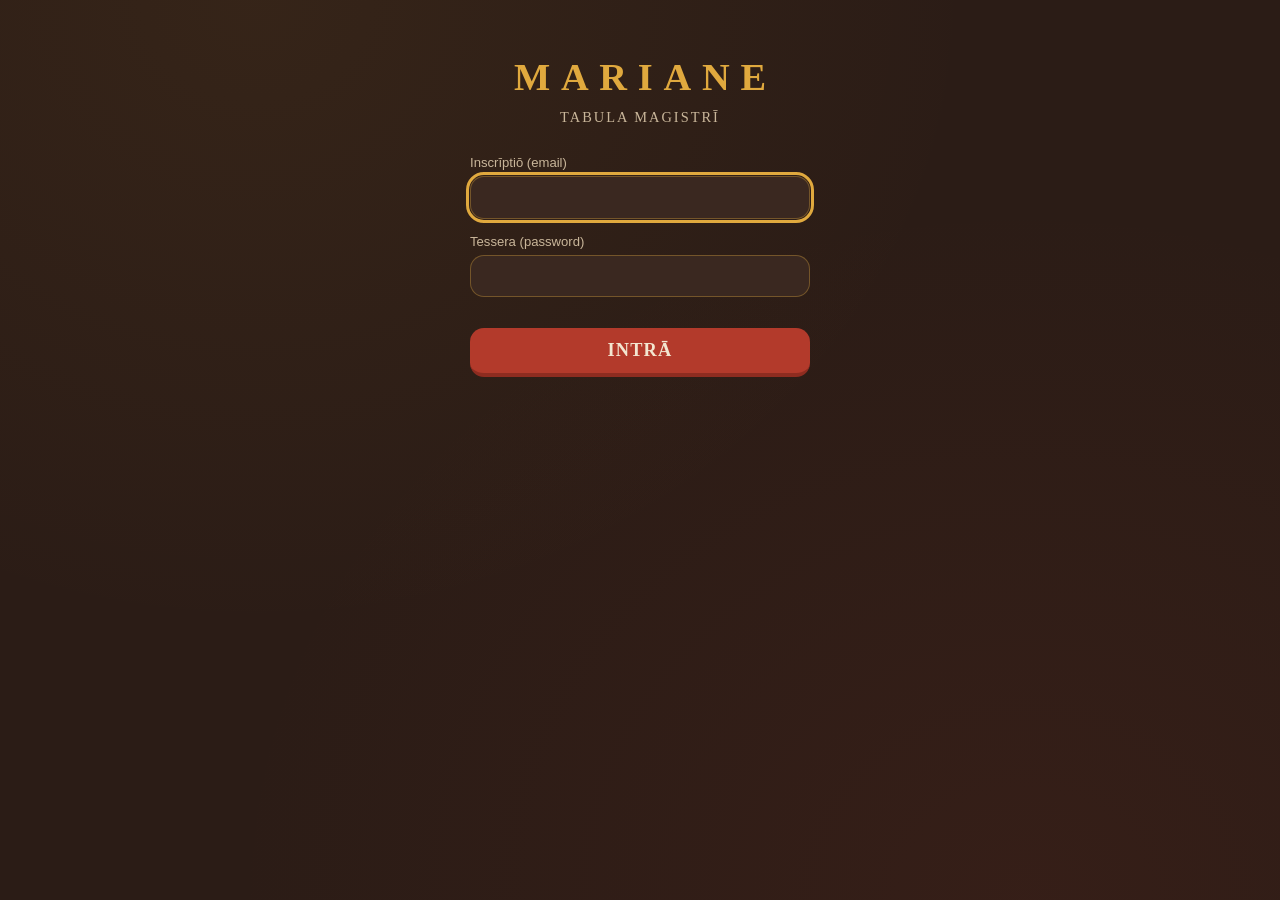
<file: teacher/index.html>
<!DOCTYPE html>
<html lang="la">
<head>
  <meta charset="utf-8">
  <meta name="viewport" content="width=device-width, initial-scale=1">
  <meta name="robots" content="noindex, nofollow">
  <title>MARIANE — Tabula Magistrī</title>
  <meta name="theme-color" content="#2b1c16">
  <!-- NO <base> here, unlike index.html: every URL on this page is relative
       to /teacher/, so the same files work at /imarianus/teacher/ on the
       shared host and at /teacher/ in local QA with nothing to configure. -->
  <link rel="icon" href="data:image/svg+xml,%3Csvg xmlns='http://www.w3.org/2000/svg' viewBox='0 0 100 100'%3E%3Ctext y='0.9em' font-size='90'%3E%F0%9F%A6%8A%3C/text%3E%3C/svg%3E">
  <!-- the app's own theme first (palette, .btn, typography), then only the
       layout this page adds. teacher.css defines no colours of its own. -->
  <link rel="stylesheet" href="../css/styles.css">
  <link rel="stylesheet" href="teacher.css">
</head>
<body class="teacher-body">
  <main id="t-app" class="t-wrap">
    <noscript><p>Ad hanc tabulam vidēndam, JavaScript necessārium est.</p></noscript>
  </main>
  <div id="t-toast" class="t-toast" role="status" aria-live="polite"></div>
  <script src="teacher.js" defer></script>
</body>
</html>
</file>
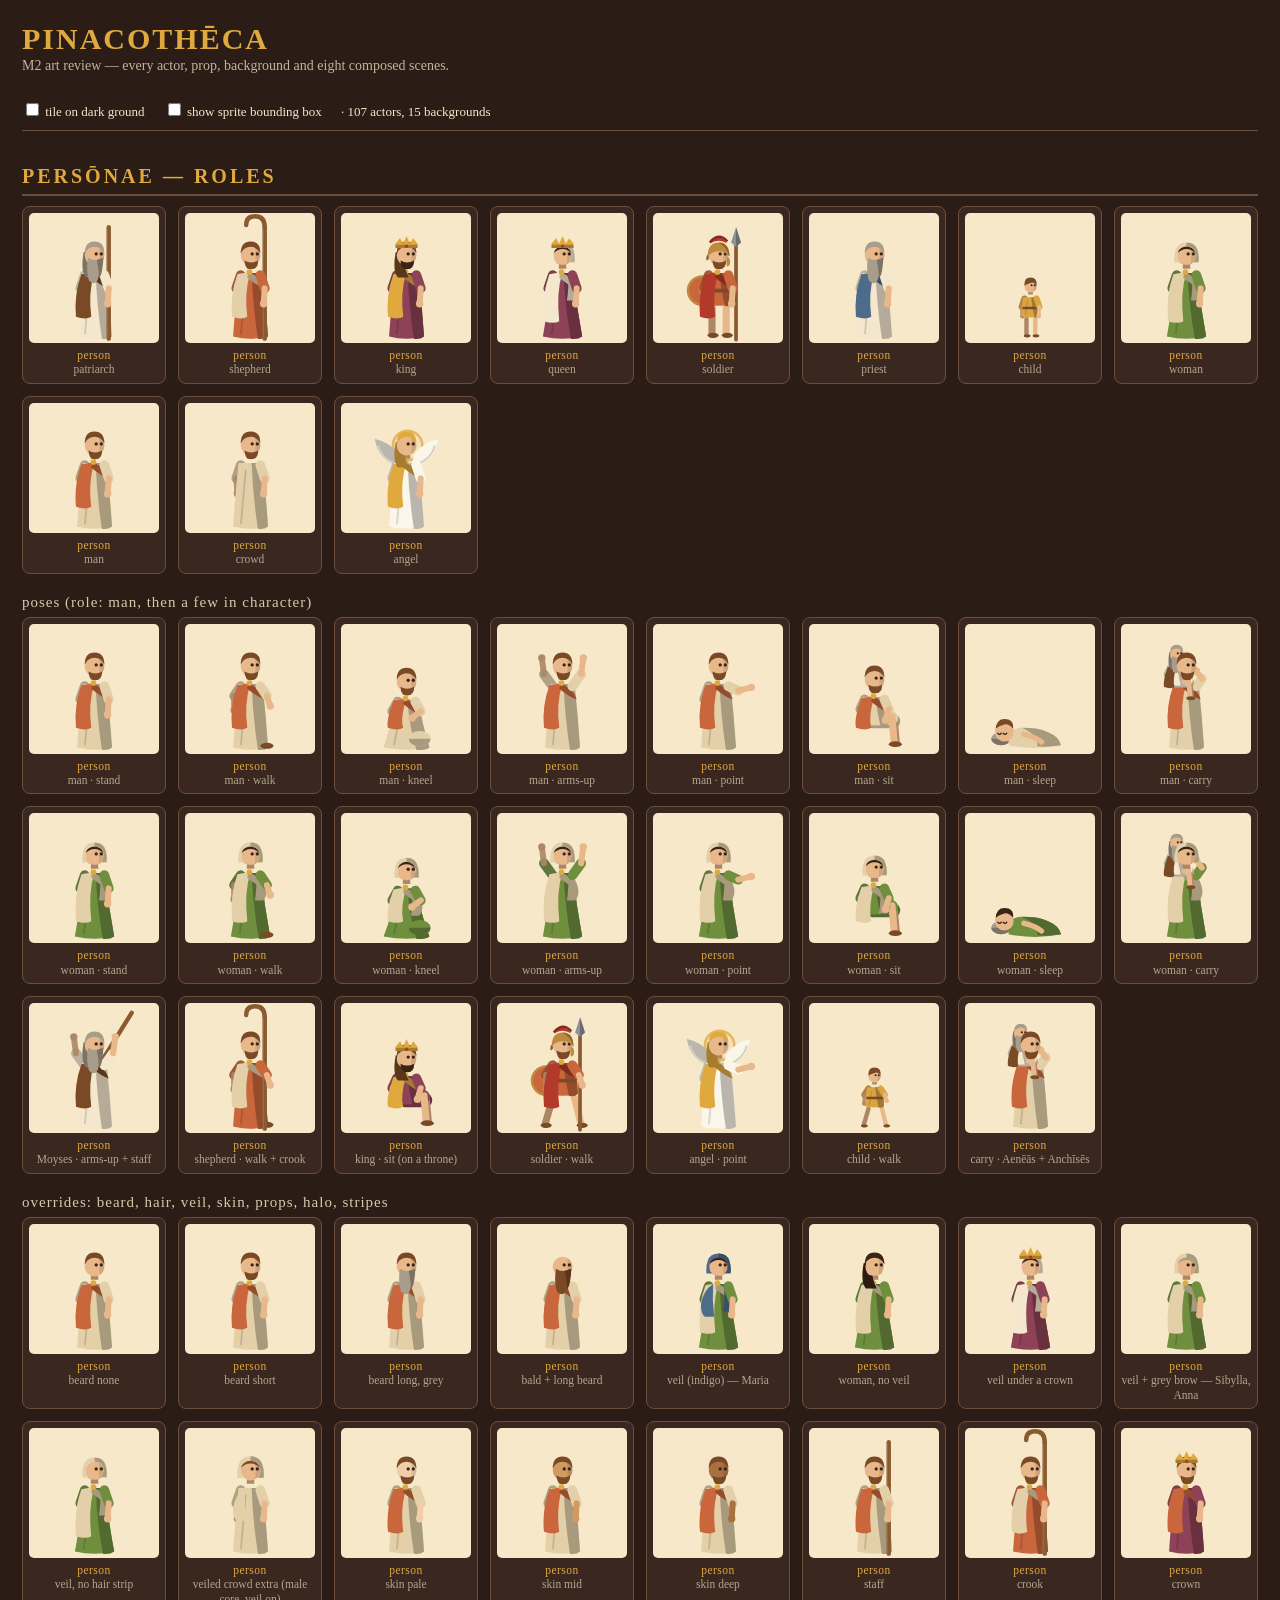
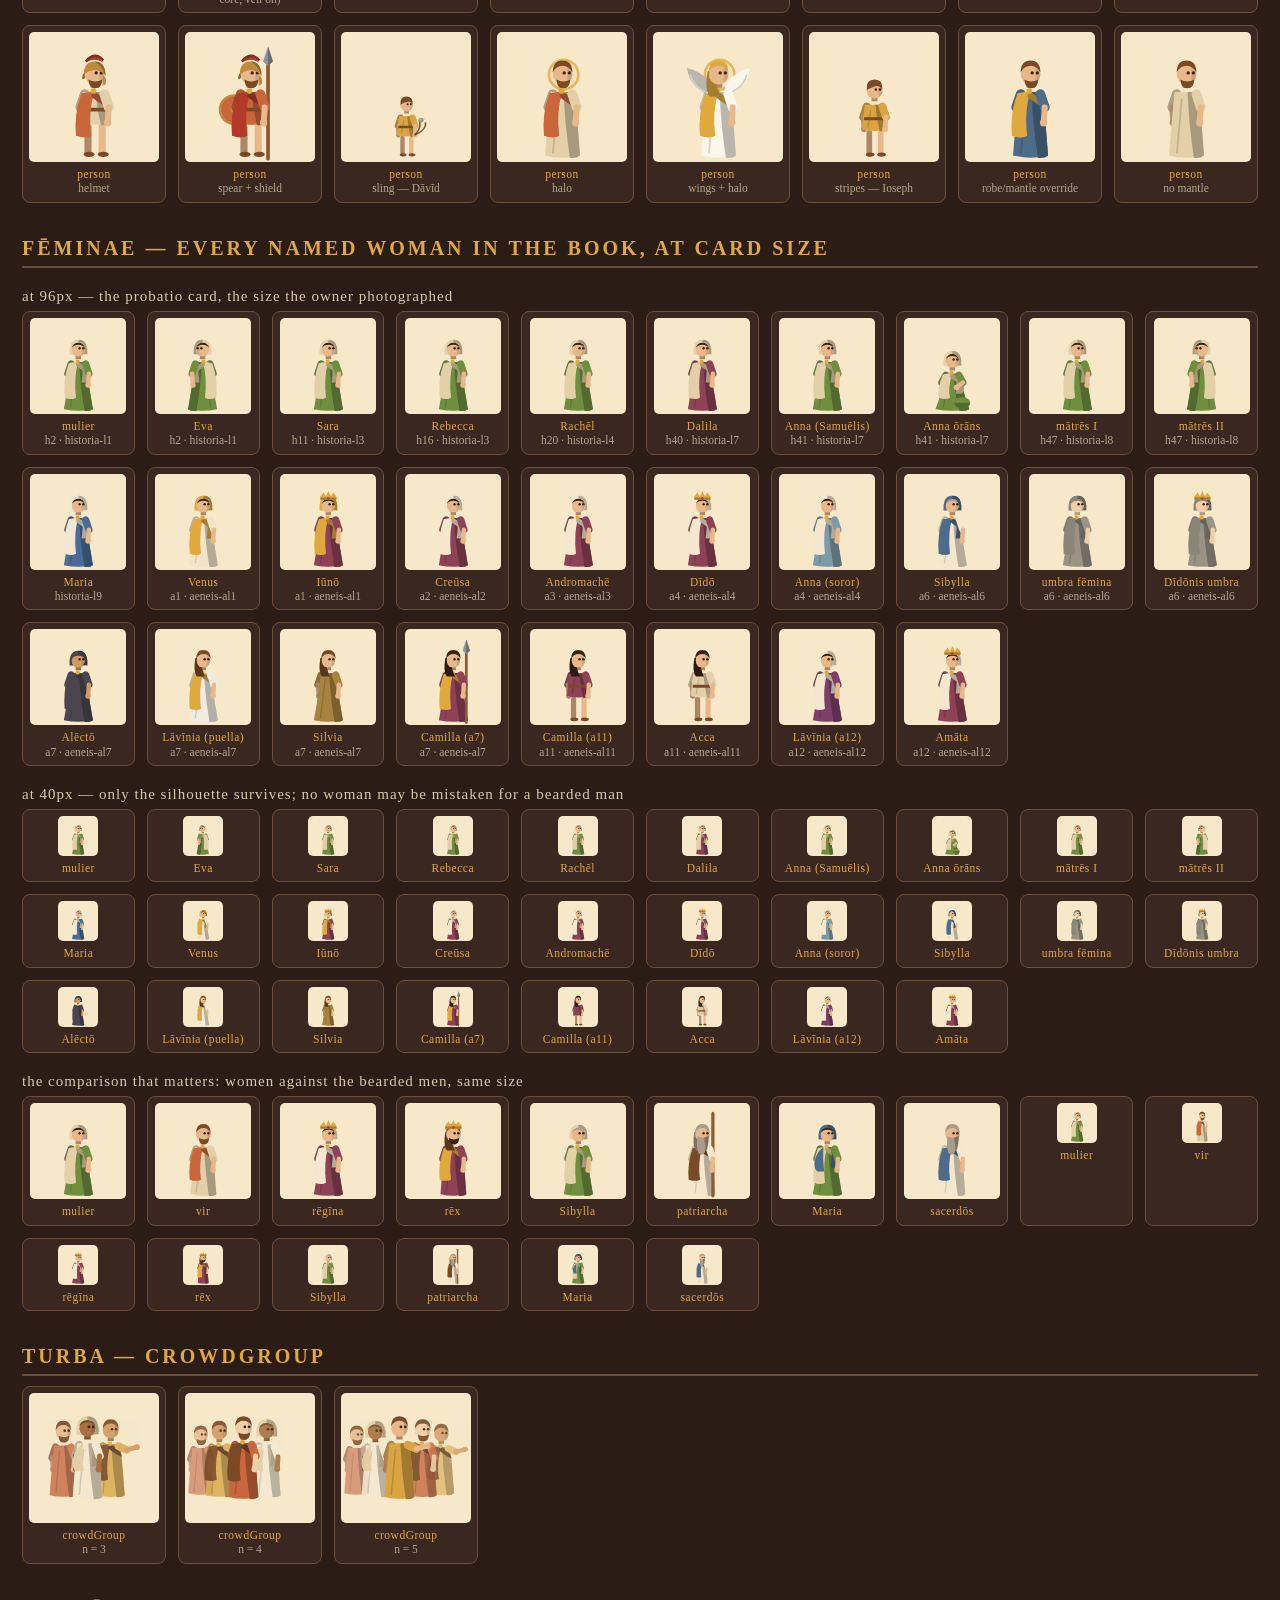
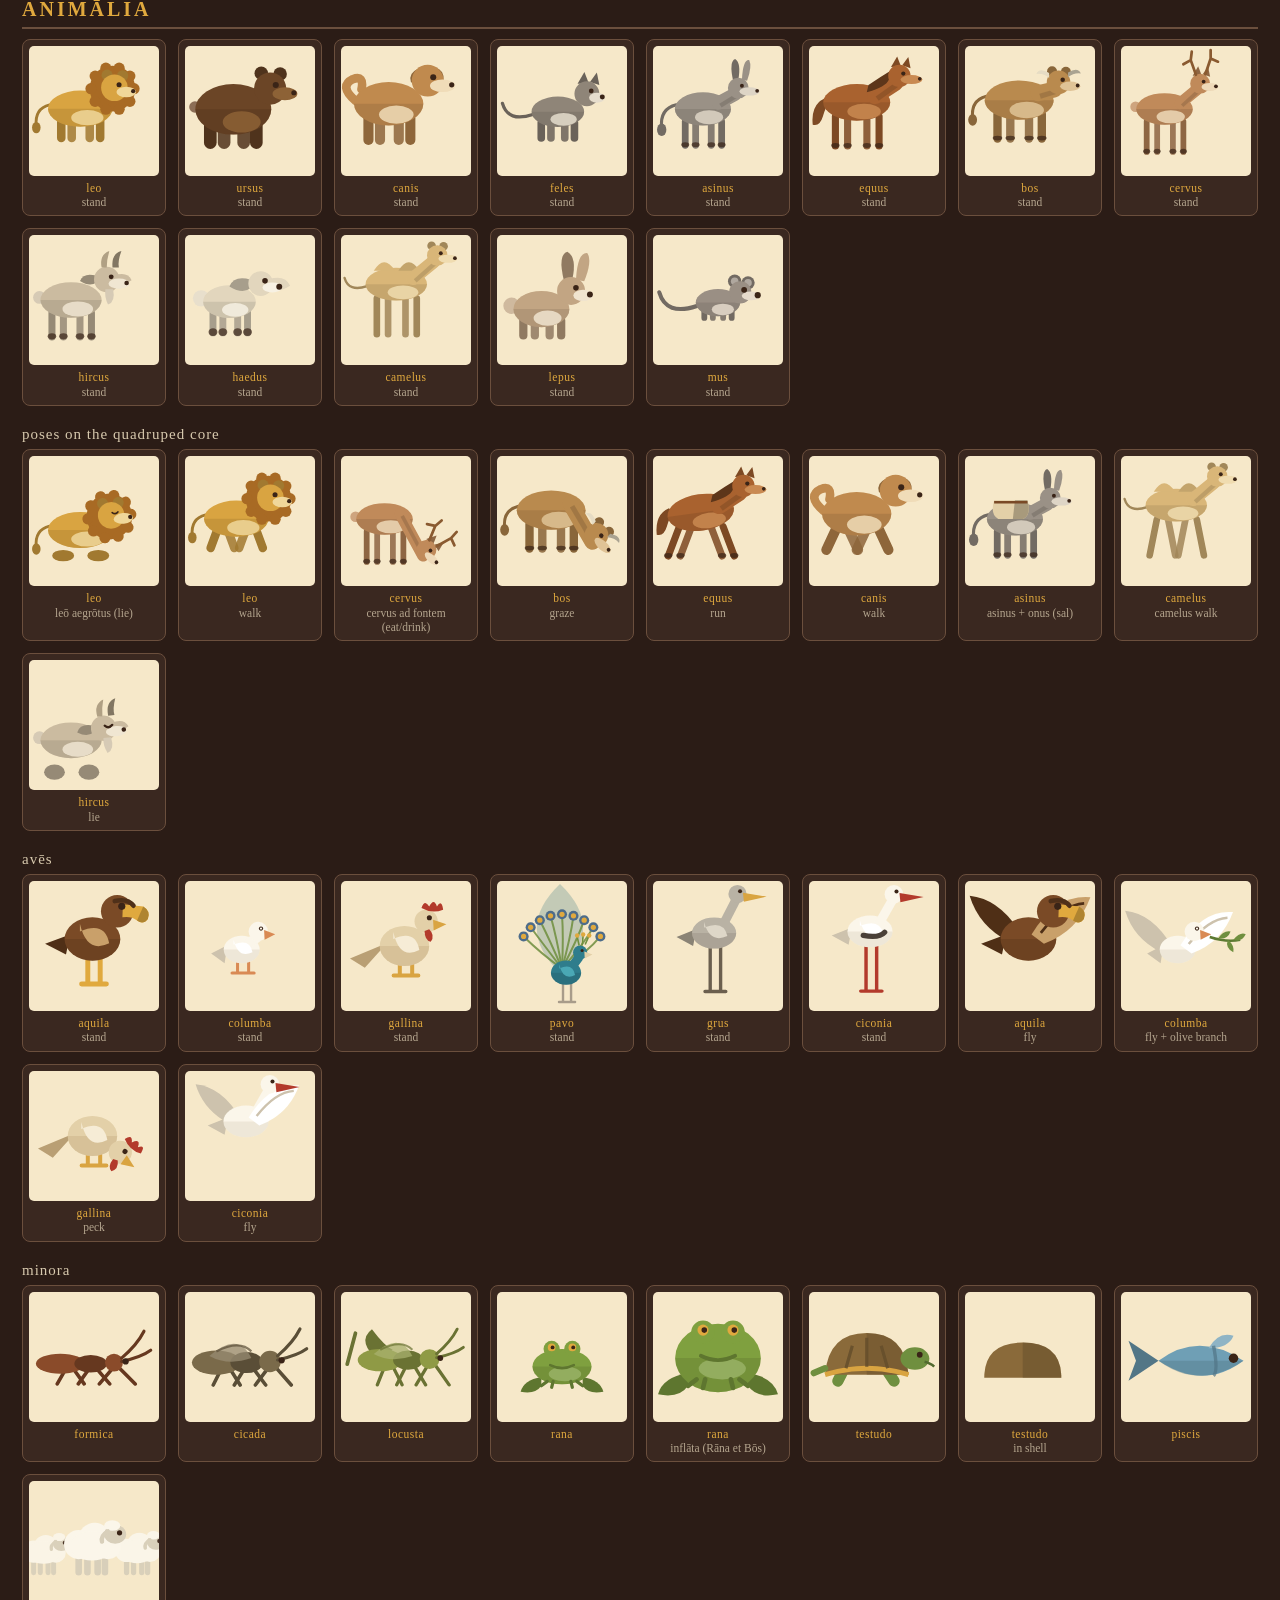
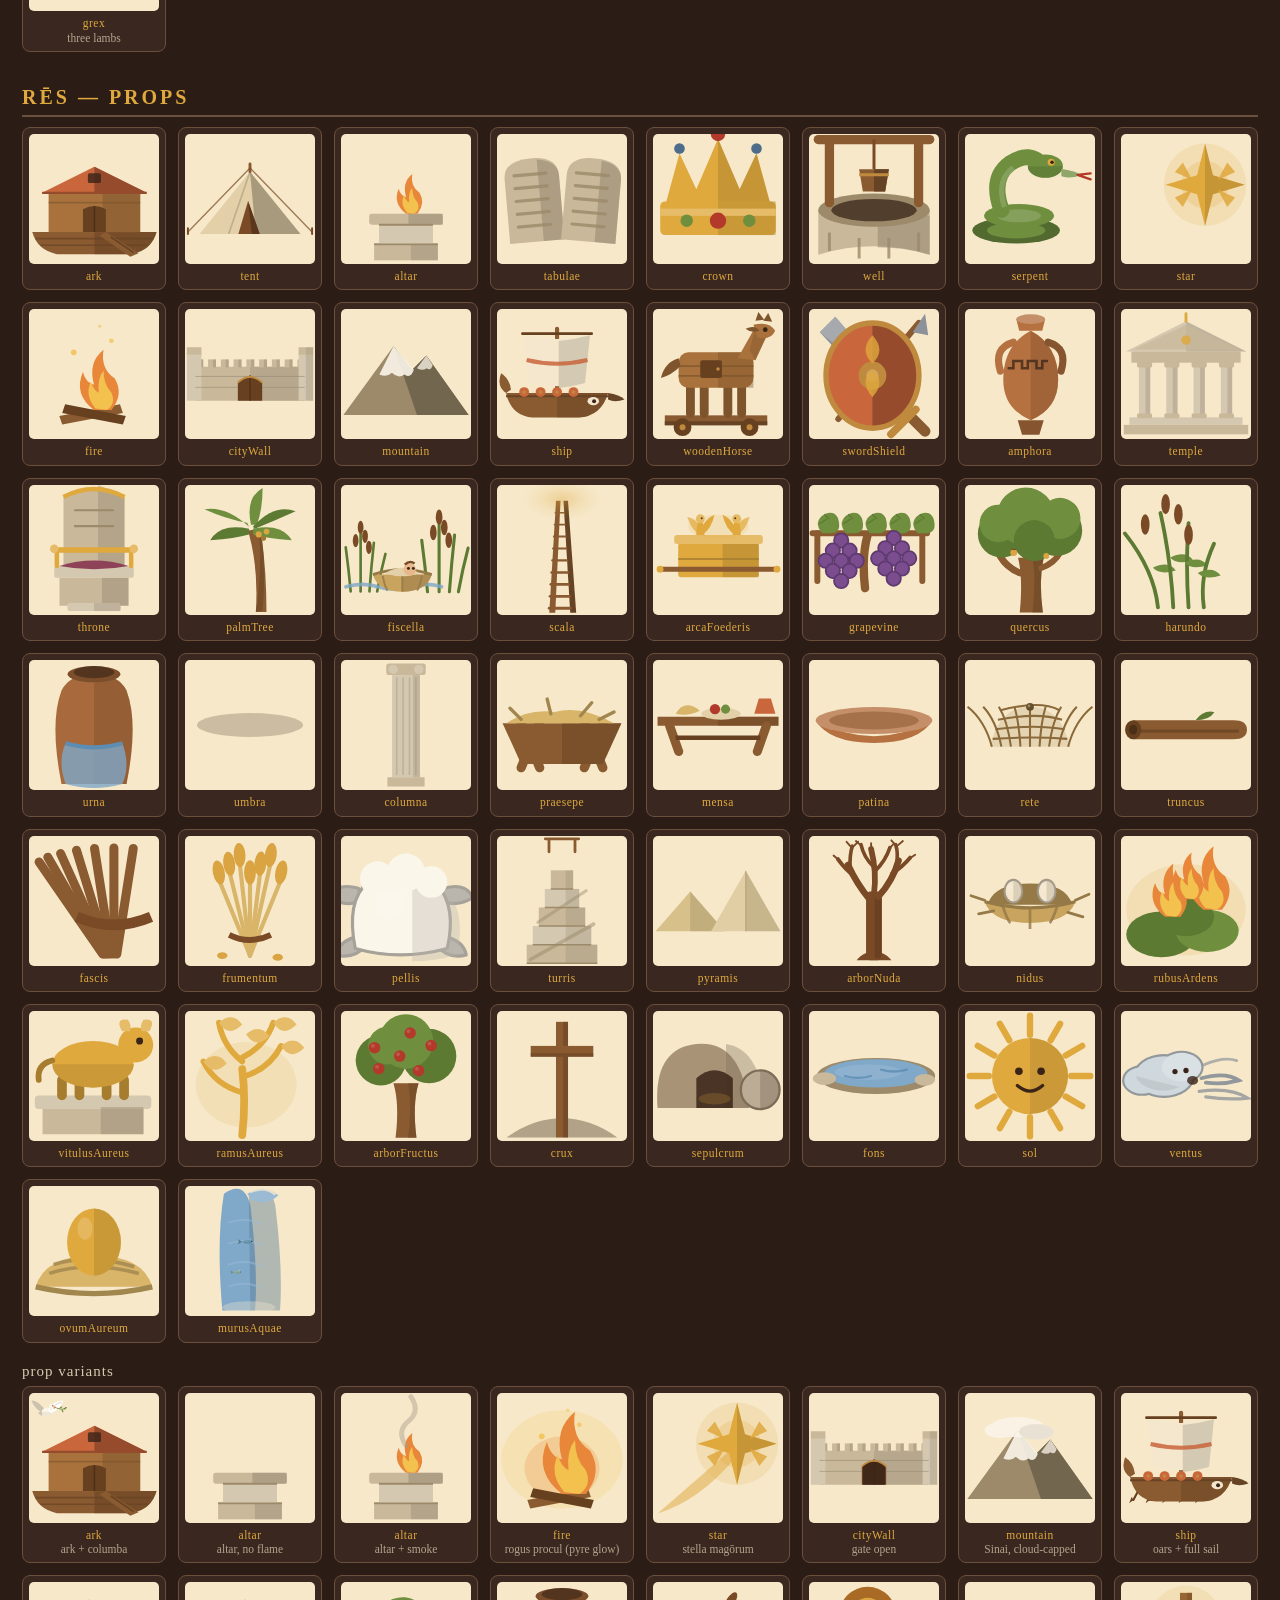
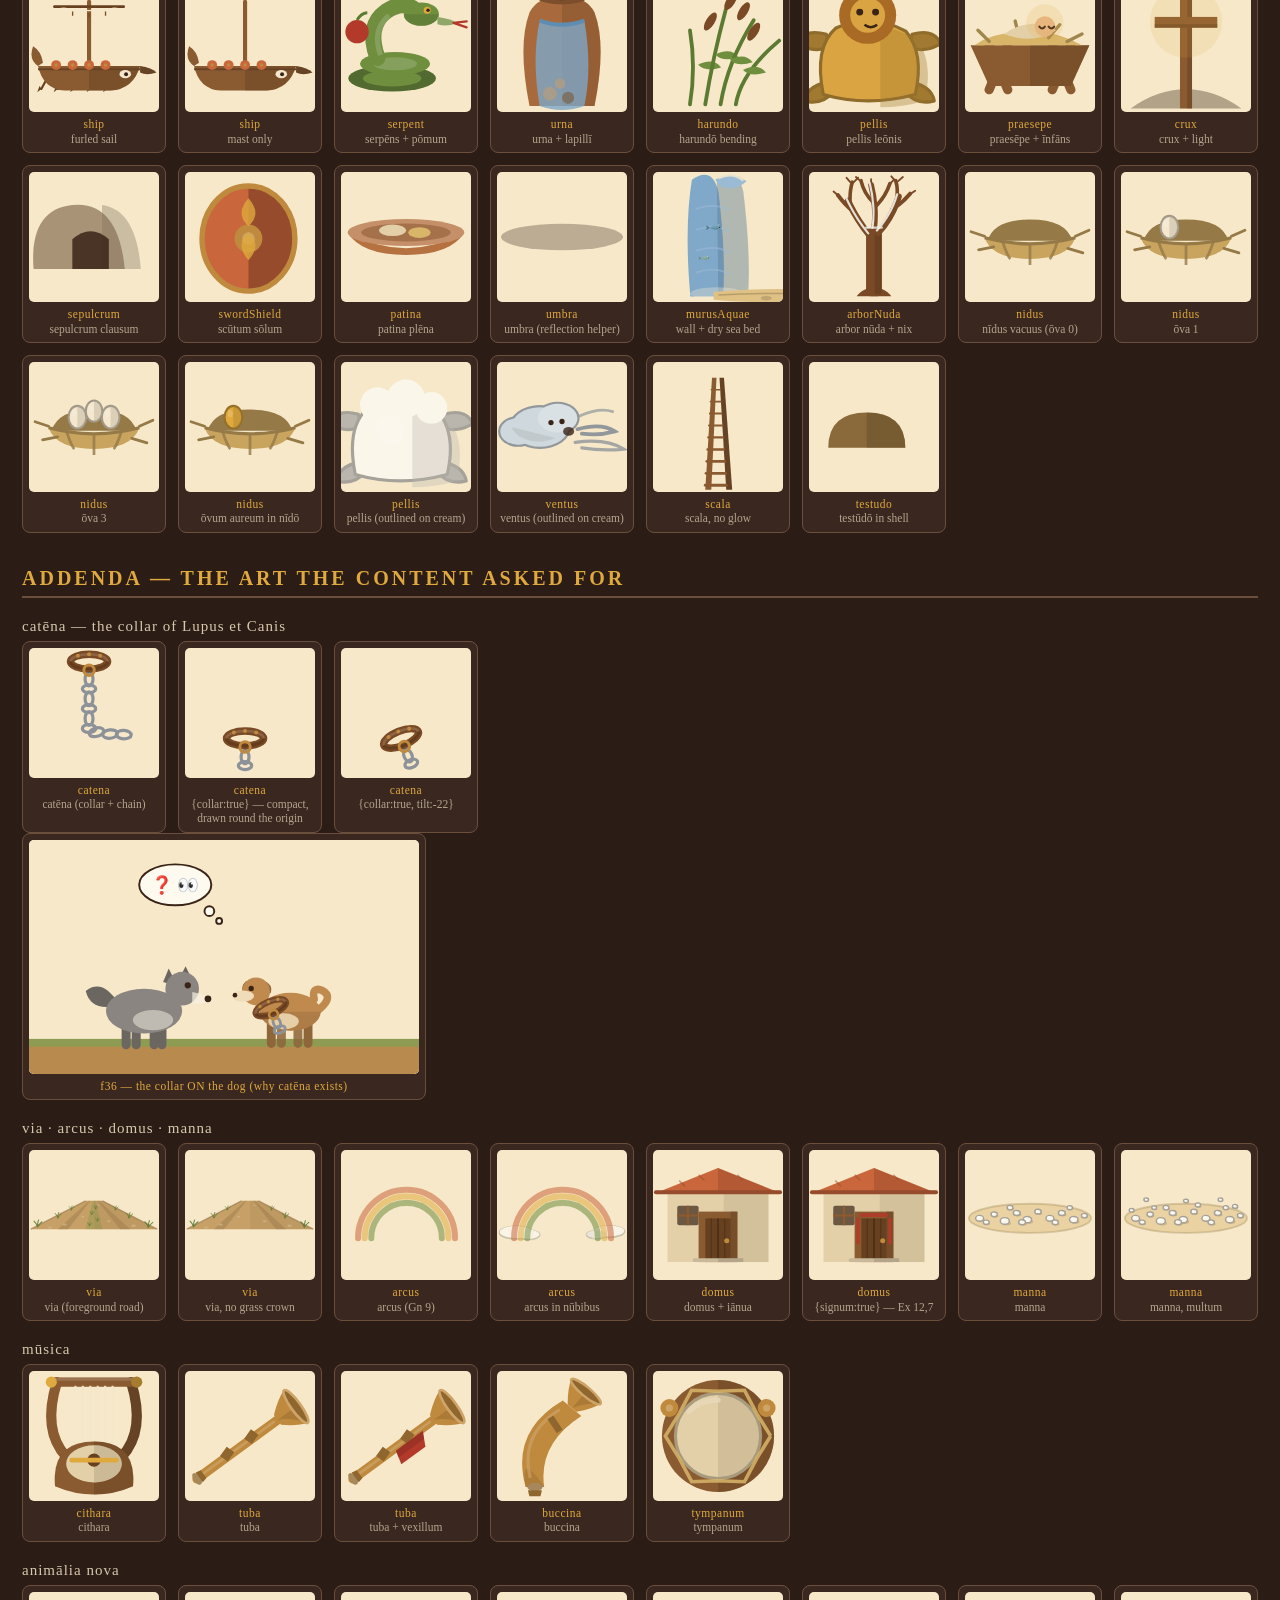
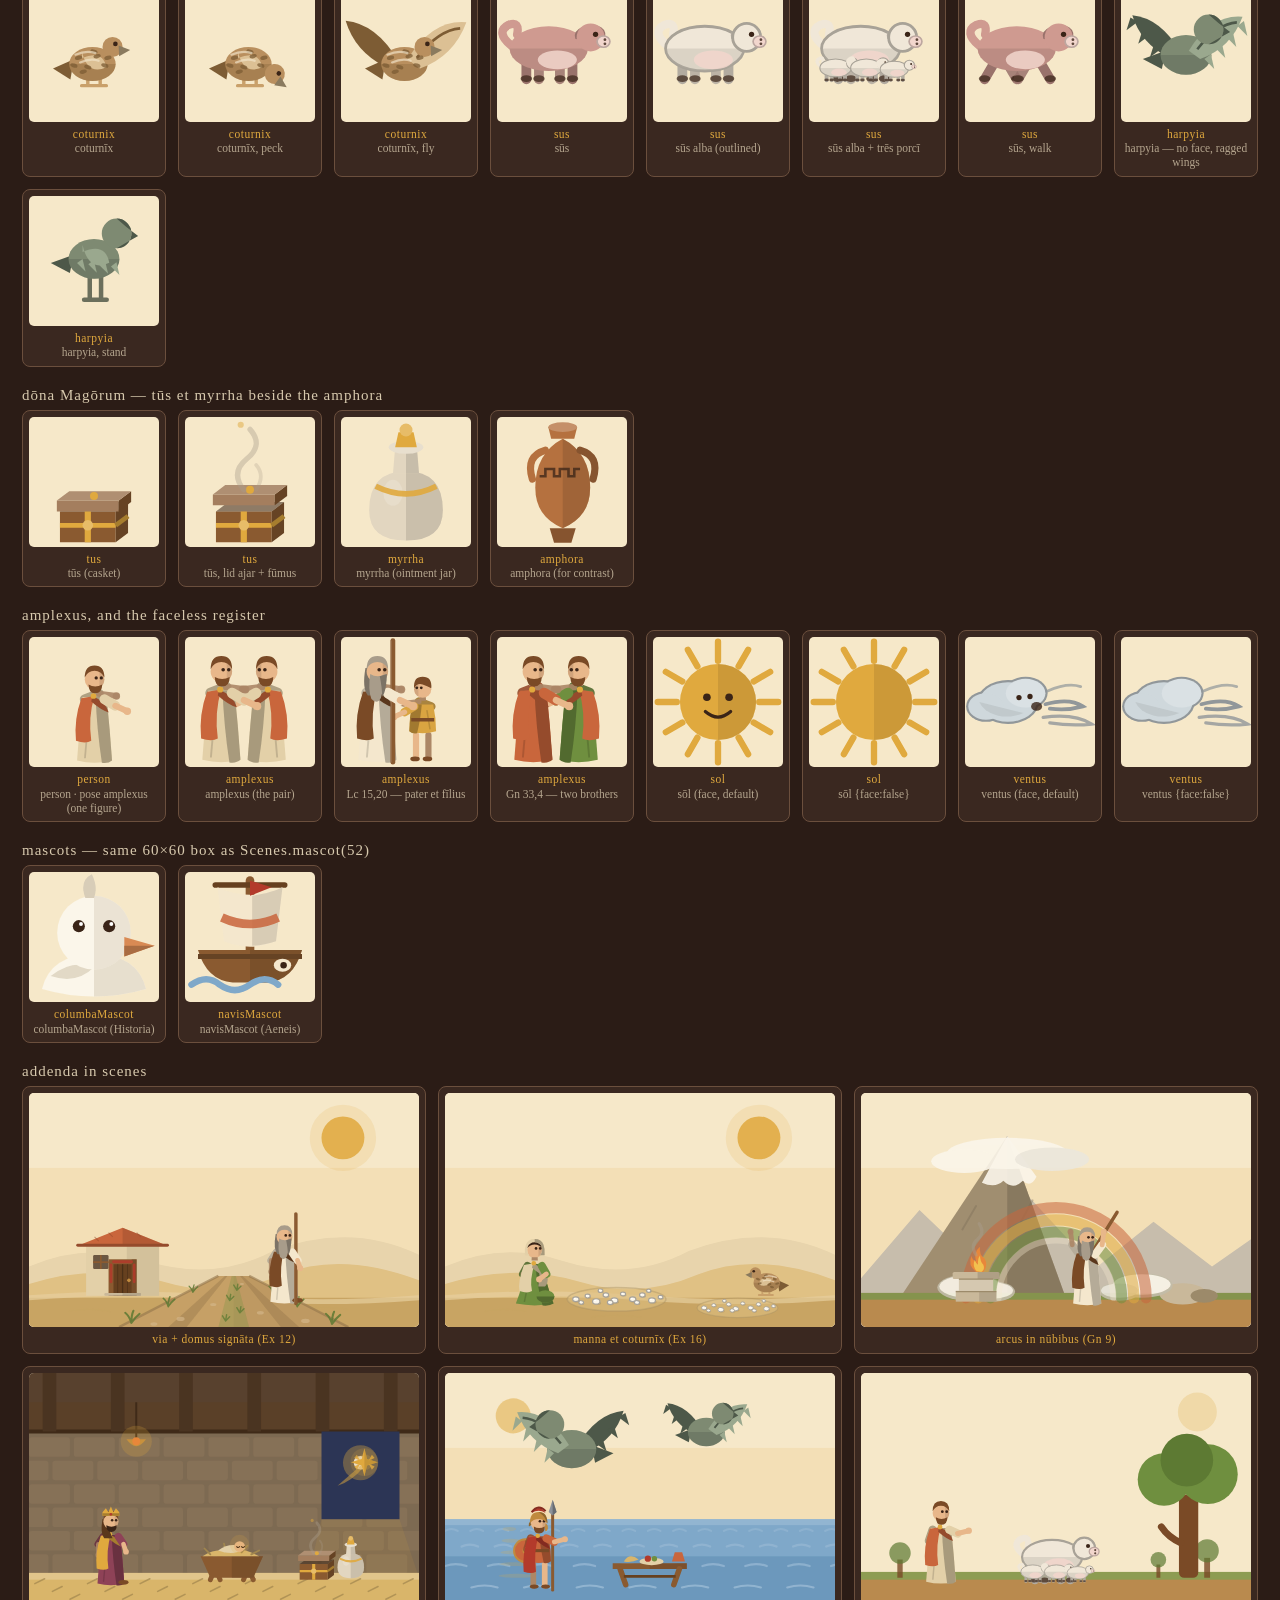
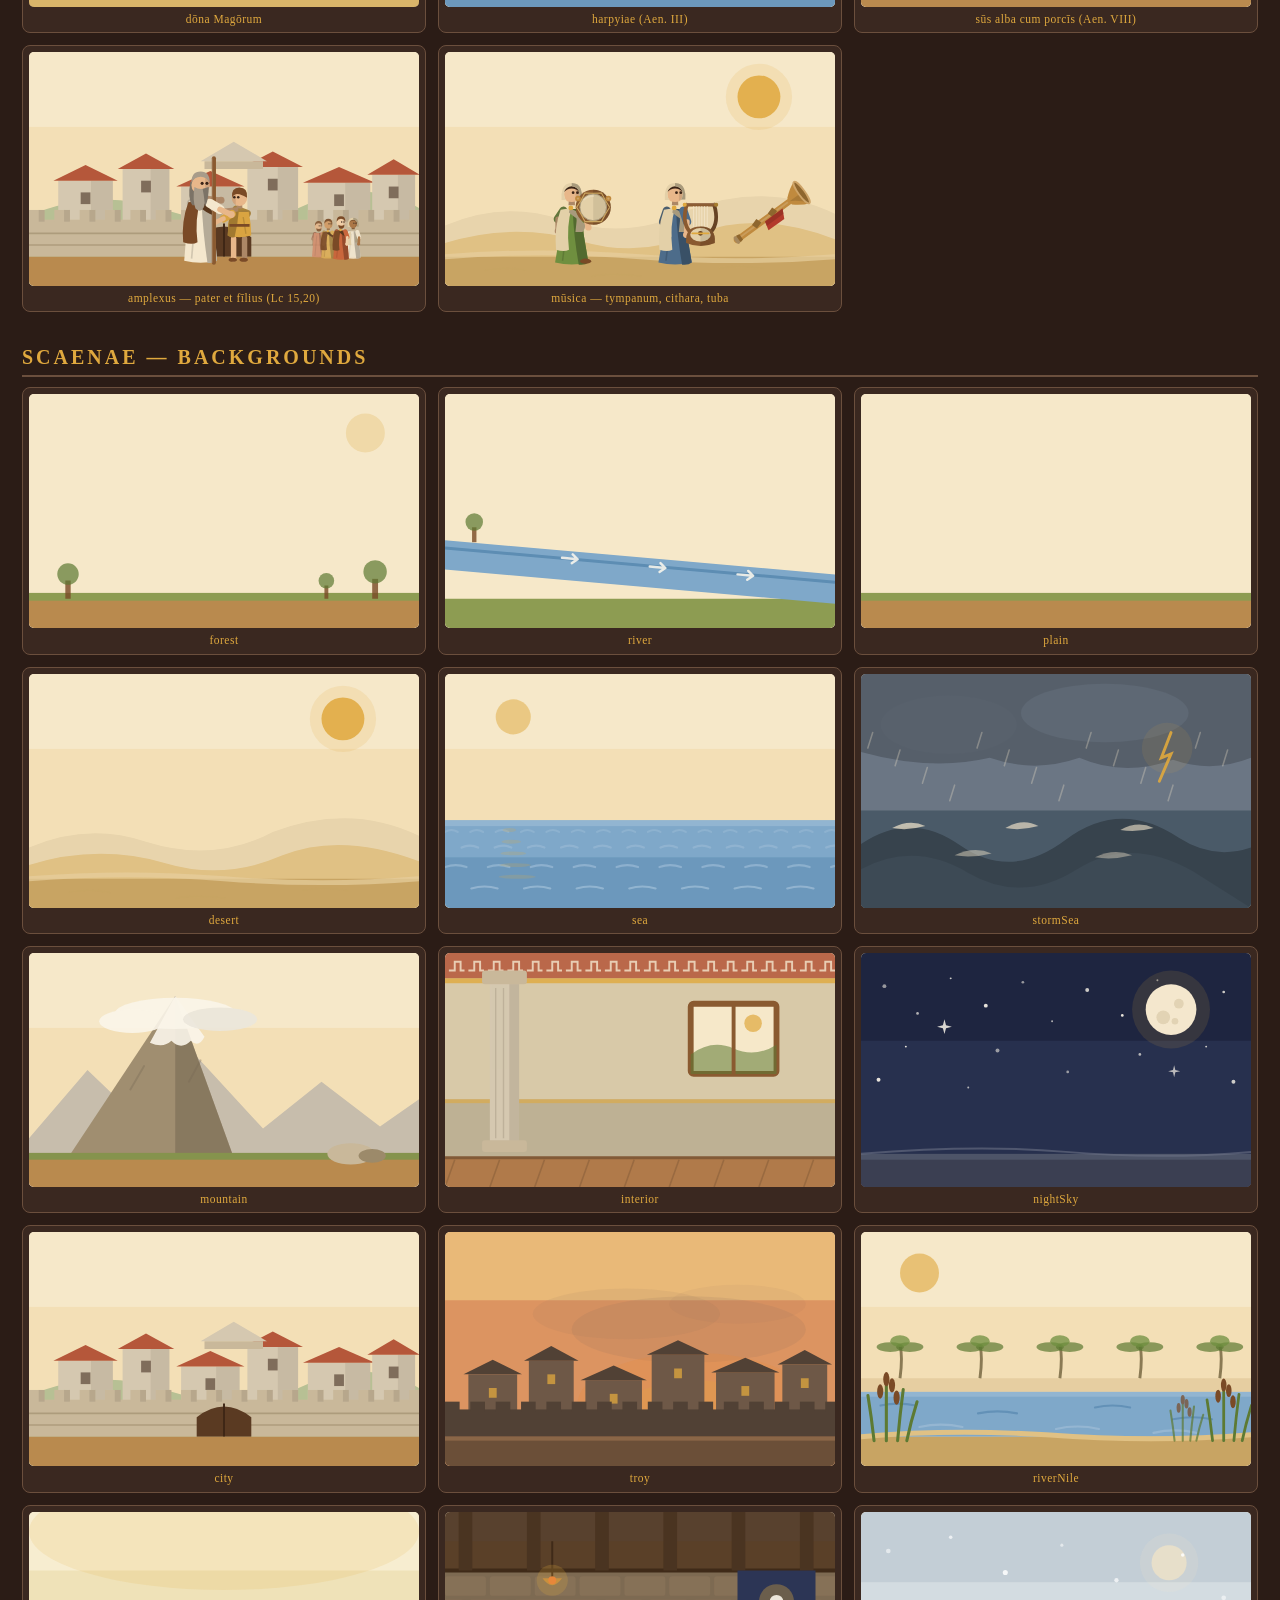
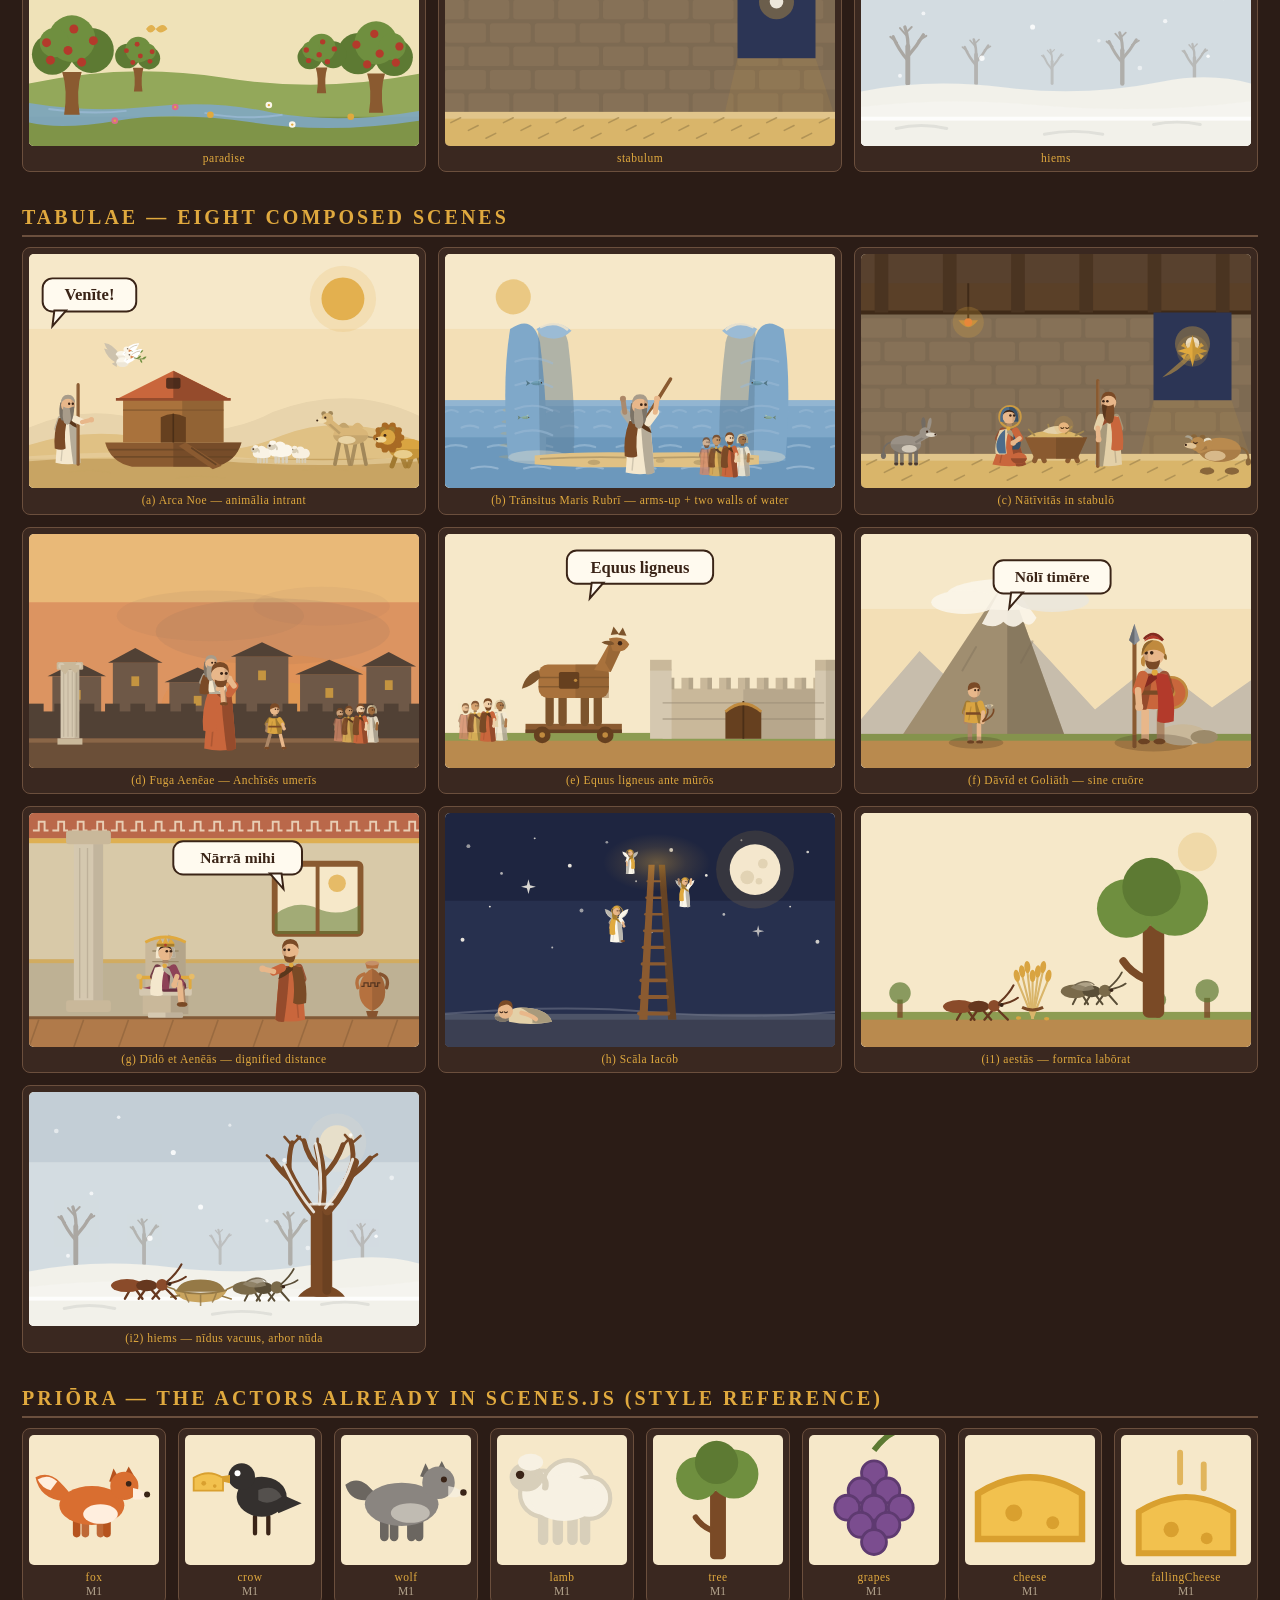
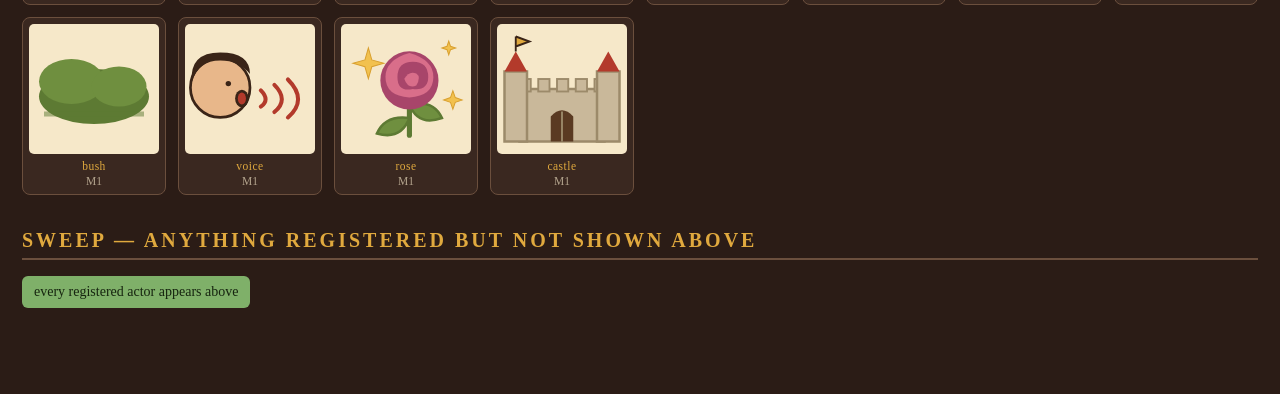
<file: tests/art-gallery.html>
<!DOCTYPE html>
<html lang="la">
<head>
<meta charset="utf-8">
<meta name="viewport" content="width=device-width, initial-scale=1">
<meta name="robots" content="noindex">
<title>imarianus — pinacothēca (art gallery)</title>
<!--
  art-gallery.html — the human critic's review page for the M2 art set.

  It renders EVERY registered actor (each pose and major variant), every
  background, and eight composed scenes that exercise the taste rules in
  DESIGN §8. The composed scenes double as the acceptance test: if a
  story in CURRICULUM cannot be staged from what is registered here, the
  actor set is not finished.

  Open via the dev server:  node scripts/dev-server.js 8125
                            http://localhost:8125/tests/art-gallery.html
-->
<style>
  :root {
    --bg: #2b1c16; --panel: #3a2820; --line: #6b4f3d;
    --cream: #f6e8c9; --gold: #e0a93e; --tile: #f6e8c9;
  }
  * { box-sizing: border-box; }
  body { margin: 0; padding: 22px 22px 80px; background: var(--bg); color: var(--cream);
         font-family: Palatino, Georgia, serif; }
  h1 { margin: 0 0 2px; font-size: 30px; letter-spacing: 2px; text-transform: uppercase;
       color: var(--gold); }
  p.sub { margin: 0 0 18px; opacity: .75; font-size: 14px; }
  h2 { margin: 34px 0 10px; font-size: 20px; letter-spacing: 3px; text-transform: uppercase;
       border-bottom: 2px solid var(--line); padding-bottom: 6px; color: var(--gold); }
  h3 { margin: 20px 0 6px; font-size: 15px; letter-spacing: 1px; opacity: .85; font-weight: normal; }
  .grid { display: grid; gap: 12px;
          grid-template-columns: repeat(auto-fill, minmax(132px, 1fr)); }
  .grid.wide { grid-template-columns: repeat(auto-fill, minmax(330px, 1fr)); }
  /* ART3 card-size rows: the sprite is drawn AT the pixel size the bug was
     reported at (a 96px probatio card) instead of being stretched to fill a
     260px review cell, because "reads female" is a question about pixels. */
  .grid.tiny { grid-template-columns: repeat(auto-fill, minmax(108px, 1fr)); }
  .cell .art.fixed { width: auto; aspect-ratio: auto; margin: 0 auto; }
  .cell { background: var(--panel); border: 1px solid var(--line); border-radius: 8px;
          padding: 6px; text-align: center; }
  .cell .art { background: var(--tile); border-radius: 5px; display: block; width: 100%;
               aspect-ratio: 1 / 1; overflow: hidden; }
  .grid.wide .cell .art { aspect-ratio: 5 / 3; }
  .cell .art svg { width: 100%; height: 100%; display: block; }
  .cell .lab { font-size: 11.5px; margin-top: 5px; line-height: 1.25; word-break: break-word; }
  .cell .lab b { color: var(--gold); font-weight: normal; letter-spacing: .5px; }
  .cell .lab i { opacity: .65; font-style: normal; }
  .bar { position: sticky; top: 0; background: var(--bg); padding: 8px 0 10px; z-index: 5;
         border-bottom: 1px solid var(--line); margin-bottom: 8px; font-size: 13px; }
  .bar label { margin-right: 16px; cursor: pointer; }
  .warn { background: #b33a2b; color: #fff2e8; padding: 8px 12px; border-radius: 6px;
          display: inline-block; margin: 6px 0; font-size: 14px; }
  .ok { background: #7fb069; color: #16240f; padding: 8px 12px; border-radius: 6px;
        display: inline-block; margin: 6px 0; font-size: 14px; }
</style>
</head>
<body>
<h1>Pinacothēca</h1>
<p class="sub">M2 art review — every actor, prop, background and eight composed scenes.</p>
<div class="bar">
  <label><input type="checkbox" id="tileDark"> tile on dark ground</label>
  <label><input type="checkbox" id="showBox"> show sprite bounding box</label>
  <span id="counts"></span>
</div>
<div id="out"></div>

<script src="../js/scenes.js"></script>
<script src="../js/actors-person.js"></script>
<script src="../js/actors-props.js"></script>
<script src="../js/backgrounds2.js"></script>

<script>
/* eslint-env browser */
(function () {
  'use strict';

  var out = document.getElementById('out');
  var shown = {};          /* actor names already displayed, for the sweep */

  function el(tag, cls, html) {
    var e = document.createElement(tag);
    if (cls) { e.className = cls; }
    if (html) { e.innerHTML = html; }
    return e;
  }
  function h2(t) { out.appendChild(el('h2', null, t)); }
  function h3(t) { out.appendChild(el('h3', null, t)); }
  function grid(wide) {
    var g = el('div', 'grid' + (wide ? ' wide' : ''));
    out.appendChild(g);
    return g;
  }

  /* one actor cell, drawn through Scenes.sprite so the gallery exercises
     the same cropping path the game uses (and exposes bad bounds). */
  function cell(g, name, opts, label) {
    var c = el('div', 'cell');
    var art = el('div', 'art');
    art.innerHTML = Scenes.sprite(name, opts || {}, 260);
    c.appendChild(art);
    c.appendChild(el('div', 'lab', '<b>' + name + '</b>' + (label ? '<br><i>' + label + '</i>' : '')));
    g.appendChild(c);
    shown[name] = true;
  }

  /* a cell drawn at an EXACT pixel size — the art box is sized to the sprite
     rather than the sprite stretched to the box (ART3 card-size rows) */
  function cellAt(g, name, opts, label, px) {
    var c = el('div', 'cell');
    var art = el('div', 'art fixed');
    art.style.width = px + 'px';
    art.style.height = px + 'px';
    art.innerHTML = Scenes.sprite(name, opts || {}, px);
    c.appendChild(art);
    c.appendChild(el('div', 'lab', (label || '')));
    g.appendChild(c);
    shown[name] = true;
  }

  /* a full 400x240 scene cell */
  function sceneCell(g, spec, label) {
    var c = el('div', 'cell');
    var art = el('div', 'art');
    art.innerHTML = Scenes.render(spec);
    c.appendChild(art);
    c.appendChild(el('div', 'lab', '<b>' + label + '</b>'));
    g.appendChild(c);
  }

  /* ================= 1. PERSON ================= */
  h2('Persōnae — roles');
  var roles = ['patriarch', 'shepherd', 'king', 'queen', 'soldier', 'priest',
    'child', 'woman', 'man', 'crowd', 'angel'];
  var g = grid(), i, j;
  for (i = 0; i < roles.length; i++) {
    cell(g, 'person', { role: roles[i] }, roles[i]);
  }

  h3('poses (role: man, then a few in character)');
  g = grid();
  var poses = ['stand', 'walk', 'kneel', 'arms-up', 'point', 'sit', 'sleep', 'carry'];
  for (i = 0; i < poses.length; i++) {
    cell(g, 'person', { role: 'man', pose: poses[i] }, 'man · ' + poses[i]);
  }
  for (i = 0; i < poses.length; i++) {
    cell(g, 'person', { role: 'woman', pose: poses[i] }, 'woman · ' + poses[i]);
  }
  cell(g, 'person', { role: 'patriarch', pose: 'arms-up', staff: true }, 'Moyses · arms-up + staff');
  cell(g, 'person', { role: 'shepherd', pose: 'walk' }, 'shepherd · walk + crook');
  cell(g, 'person', { role: 'king', pose: 'sit' }, 'king · sit (on a throne)');
  cell(g, 'person', { role: 'soldier', pose: 'walk' }, 'soldier · walk');
  cell(g, 'person', { role: 'angel', pose: 'point' }, 'angel · point');
  cell(g, 'person', { role: 'child', pose: 'walk' }, 'child · walk');
  cell(g, 'person', { role: 'man', pose: 'carry', carryRole: 'patriarch' }, 'carry · Aenēās + Anchīsēs');

  h3('overrides: beard, hair, veil, skin, props, halo, stripes');
  g = grid();
  cell(g, 'person', { role: 'man', beard: 'none', hair: 'short' }, 'beard none');
  cell(g, 'person', { role: 'man', beard: 'short' }, 'beard short');
  cell(g, 'person', { role: 'man', beard: 'long', beardColor: '#a89c8a' }, 'beard long, grey');
  cell(g, 'person', { role: 'man', hair: 'bald', beard: 'long' }, 'bald + long beard');
  cell(g, 'person', { role: 'woman', veil: true, veilColor: '#4d6c8a' }, 'veil (indigo) — Maria');
  cell(g, 'person', { role: 'woman', veil: false, hair: 'long' }, 'woman, no veil');
  cell(g, 'person', { role: 'queen', veil: true }, 'veil under a crown');
  cell(g, 'person', { role: 'woman', veil: true, hairColor: '#a89c8a' }, 'veil + grey brow — Sibylla, Anna');
  cell(g, 'person', { role: 'woman', veil: true, hair: 'bald' }, 'veil, no hair strip');
  cell(g, 'person', { role: 'crowd', veil: true, hair: 'long', beard: 'none' },
    'veiled crowd extra (male core, veil on)');
  cell(g, 'person', { role: 'man', skin: 'pale' }, 'skin pale');
  cell(g, 'person', { role: 'man', skin: 'mid' }, 'skin mid');
  cell(g, 'person', { role: 'man', skin: 'deep' }, 'skin deep');
  cell(g, 'person', { role: 'man', staff: true }, 'staff');
  cell(g, 'person', { role: 'shepherd', staff: true, crook: true }, 'crook');
  cell(g, 'person', { role: 'man', crown: true, robeColor: '#8e4257' }, 'crown');
  cell(g, 'person', { role: 'man', helmet: true, shortTunic: true }, 'helmet');
  cell(g, 'person', { role: 'soldier', spear: true, shield: true }, 'spear + shield');
  cell(g, 'person', { role: 'child', sling: true }, 'sling — Dāvīd');
  cell(g, 'person', { role: 'man', halo: true, beard: 'short' }, 'halo');
  cell(g, 'person', { role: 'angel', wings: true, halo: true }, 'wings + halo');
  cell(g, 'person', { role: 'child', stripes: true, k: 0.8 }, 'stripes — Ioseph');
  cell(g, 'person', { role: 'man', robeColor: '#4d6c8a', mantleColor: '#e0a93e' }, 'robe/mantle override');
  cell(g, 'person', { role: 'man', mantleColor: false }, 'no mantle');

  /* ================= 1b. FĒMINAE (ART3) =================
     THE OWNER'S REPORT: "Some drawings suck, like 'mulier': it seems like an
     old man with beard!!" The veil's back drape used to run from the crown
     down across the jaw and onto the chest; at 96px a pale mass under a chin
     is a beard. The veil is now an arch that stops at ear height plus a pair
     of panels that start at the shoulder line.

     This section is the acceptance test for the fix, and it is drawn at 96px
     — the size of a probatio card, where the bug was reported — and again at
     40px, where only the silhouette survives. Every row below is the option
     table its content file really passes to `person`, copied from the file
     named beside it: if a woman reads male HERE, she reads male in the book. */
  h2('Fēminae — every named woman in the book, at card size');

  var FEMINAE = [
    { n: 'mulier', src: 'h2 · historia-l1', o: { role: 'woman' } },
    { n: 'Eva', src: 'h2 · historia-l1', o: { role: 'woman', flip: true } },
    { n: 'Sara', src: 'h11 · historia-l3', o: { role: 'woman' } },
    { n: 'Rebecca', src: 'h16 · historia-l3', o: { role: 'woman' } },
    { n: 'Rachēl', src: 'h20 · historia-l4', o: { role: 'woman' } },
    { n: 'Dalila', src: 'h40 · historia-l7', o: { role: 'woman', robeColor: '#8e4257' } },
    { n: 'Anna (Samuēlis)', src: 'h41 · historia-l7', o: { role: 'woman' } },
    { n: 'Anna ōrāns', src: 'h41 · historia-l7', o: { role: 'woman', pose: 'kneel' } },
    { n: 'mātrēs I', src: 'h47 · historia-l8', o: { role: 'woman' } },
    { n: 'mātrēs II', src: 'h47 · historia-l8', o: { role: 'woman', flip: true } },
    { n: 'Maria', src: 'historia-l9', o: { role: 'woman', robeColor: '#4a6b96',
        mantleColor: '#f0e6d2', veil: true, hair: 'long', hairColor: '#3a2417', beard: 'none' } },
    { n: 'Venus', src: 'a1 · aeneis-al1', o: { role: 'woman', robeColor: '#f2e4c9', mantleColor: '#e0a93e' } },
    { n: 'Iūnō', src: 'a1 · aeneis-al1', o: { role: 'queen', mantleColor: '#e0a93e' } },
    { n: 'Creūsa', src: 'a2 · aeneis-al2', o: { role: 'woman', robeColor: '#8e4257', mantleColor: '#f4e7cd' } },
    { n: 'Andromachē', src: 'a3 · aeneis-al3', o: { role: 'woman', robeColor: '#8e4257', mantleColor: '#f4e7cd' } },
    { n: 'Dīdō', src: 'a4 · aeneis-al4', o: { role: 'queen' } },
    { n: 'Anna (soror)', src: 'a4 · aeneis-al4', o: { role: 'woman', robeColor: '#7d9aa8', mantleColor: '#f4e7cd' } },
    { n: 'Sibylla', src: 'a6 · aeneis-al6', o: { role: 'woman', robeColor: '#f4e7cd',
        mantleColor: '#4d6c8a', veil: true, veilColor: '#4d6c8a', hairColor: '#a89c8a' } },
    { n: 'umbra fēmina', src: 'a6 · aeneis-al6', o: { role: 'woman', robeColor: '#9a9384',
        mantleColor: '#8b8578', veilColor: '#8b8578', hairColor: '#8b8578', skin: 'pale' } },
    { n: 'Dīdōnis umbra', src: 'a6 · aeneis-al6', o: { role: 'queen', robeColor: '#9a9384',
        mantleColor: '#8b8578', veilColor: '#8b8578', hairColor: '#8b8578', skin: 'pale' } },
    { n: 'Alēctō', src: 'a7 · aeneis-al7', o: { role: 'woman', robeColor: '#4a4650',
        mantleColor: '#4a4650', veilColor: '#4a4650', veil: true, hairColor: '#4a4650', skin: 'mid' } },
    { n: 'Lāvīnia (puella)', src: 'a7 · aeneis-al7', o: { role: 'woman', robeColor: '#f2ece0',
        mantleColor: '#e0a93e', veil: false, hair: 'long', hairColor: '#7a4a26' } },
    { n: 'Silvia', src: 'a7 · aeneis-al7', o: { role: 'woman', robeColor: '#a8823f',
        mantleColor: false, veil: false, hair: 'long', hairColor: '#7a4a26' } },
    { n: 'Camilla (a7)', src: 'a7 · aeneis-al7', o: { role: 'woman', robeColor: '#8e4257',
        mantleColor: '#e0a93e', veil: false, hair: 'long', hairColor: '#3a2417', spear: true } },
    { n: 'Camilla (a11)', src: 'a11 · aeneis-al11', o: { role: 'woman', robeColor: '#8e4257',
        mantleColor: false, veil: false, hair: 'long', shortTunic: true } },
    { n: 'Acca', src: 'a11 · aeneis-al11', o: { role: 'woman', robeColor: '#e3d0a8',
        mantleColor: false, veil: false, hair: 'long', shortTunic: true } },
    { n: 'Lāvīnia (a12)', src: 'a12 · aeneis-al12', o: { role: 'woman', robeColor: '#7d3f6a',
        mantleColor: '#f4e7cd', hair: 'long' } },
    { n: 'Amāta', src: 'a12 · aeneis-al12', o: { role: 'queen', robeColor: '#8e4257', mantleColor: '#f4e7cd' } }
  ];

  h3('at 96px — the probatio card, the size the owner photographed');
  g = grid(); g.className = 'grid tiny';
  for (i = 0; i < FEMINAE.length; i++) {
    cellAt(g, 'person', FEMINAE[i].o,
      '<b>' + FEMINAE[i].n + '</b><br><i>' + FEMINAE[i].src + '</i>', 96);
  }

  h3('at 40px — only the silhouette survives; no woman may be mistaken for a bearded man');
  g = grid(); g.className = 'grid tiny';
  for (i = 0; i < FEMINAE.length; i++) {
    cellAt(g, 'person', FEMINAE[i].o, '<b>' + FEMINAE[i].n + '</b>', 40);
  }

  h3('the comparison that matters: women against the bearded men, same size');
  g = grid(); g.className = 'grid tiny';
  var SILHOUETTE = [
    { n: 'mulier', o: { role: 'woman' } },
    { n: 'vir', o: { role: 'man' } },
    { n: 'rēgīna', o: { role: 'queen' } },
    { n: 'rēx', o: { role: 'king' } },
    { n: 'Sibylla', o: { role: 'woman', veil: true, hairColor: '#a89c8a' } },
    { n: 'patriarcha', o: { role: 'patriarch' } },
    { n: 'Maria', o: { role: 'woman', veilColor: '#4d6c8a' } },
    { n: 'sacerdōs', o: { role: 'priest' } }
  ];
  for (i = 0; i < SILHOUETTE.length; i++) {
    cellAt(g, 'person', SILHOUETTE[i].o, '<b>' + SILHOUETTE[i].n + '</b>', 96);
  }
  for (i = 0; i < SILHOUETTE.length; i++) {
    cellAt(g, 'person', SILHOUETTE[i].o, '<b>' + SILHOUETTE[i].n + '</b>', 40);
  }

  h2('Turba — crowdGroup');
  g = grid();
  cell(g, 'crowdGroup', { n: 3 }, 'n = 3');
  cell(g, 'crowdGroup', { n: 4 }, 'n = 4');
  cell(g, 'crowdGroup', { n: 5 }, 'n = 5');

  /* ================= 2. ANIMALS ================= */
  h2('Animālia');
  var quads = ['leo', 'ursus', 'canis', 'feles', 'asinus', 'equus', 'bos', 'cervus',
    'hircus', 'haedus', 'camelus', 'lepus', 'mus'];
  g = grid();
  for (i = 0; i < quads.length; i++) { cell(g, quads[i], {}, 'stand'); }

  h3('poses on the quadruped core');
  g = grid();
  cell(g, 'leo', { pose: 'lie' }, 'leō aegrōtus (lie)');
  cell(g, 'leo', { pose: 'walk' }, 'walk');
  cell(g, 'cervus', { pose: 'eat' }, 'cervus ad fontem (eat/drink)');
  cell(g, 'bos', { pose: 'eat' }, 'graze');
  cell(g, 'equus', { pose: 'run' }, 'run');
  cell(g, 'canis', { pose: 'walk' }, 'walk');
  cell(g, 'asinus', { onus: true }, 'asinus + onus (sal)');
  cell(g, 'camelus', { pose: 'walk' }, 'camelus walk');
  cell(g, 'hircus', { pose: 'lie' }, 'lie');

  h3('avēs');
  var birds = ['aquila', 'columba', 'gallina', 'pavo', 'grus', 'ciconia'];
  g = grid();
  for (i = 0; i < birds.length; i++) { cell(g, birds[i], {}, 'stand'); }
  cell(g, 'aquila', { pose: 'fly' }, 'fly');
  cell(g, 'columba', { pose: 'fly', ramus: true }, 'fly + olive branch');
  cell(g, 'gallina', { pose: 'peck' }, 'peck');
  cell(g, 'ciconia', { pose: 'fly' }, 'fly');

  h3('minora');
  g = grid();
  cell(g, 'formica', {}, '');
  cell(g, 'cicada', {}, '');
  cell(g, 'locusta', {}, '');
  cell(g, 'rana', {}, '');
  cell(g, 'rana', { inflata: true }, 'inflāta (Rāna et Bōs)');
  cell(g, 'testudo', {}, '');
  cell(g, 'testudo', { pose: 'hide' }, 'in shell');
  cell(g, 'piscis', {}, '');
  cell(g, 'grex', {}, 'three lambs');

  /* ================= 3. PROPS ================= */
  h2('Rēs — props');
  g = grid();
  var props = ['ark', 'tent', 'altar', 'tabulae', 'crown', 'well', 'serpent', 'star',
    'fire', 'cityWall', 'mountain', 'ship', 'woodenHorse', 'swordShield', 'amphora',
    'temple', 'throne', 'palmTree', 'fiscella', 'scala', 'arcaFoederis', 'grapevine',
    'quercus', 'harundo', 'urna', 'umbra', 'columna', 'praesepe', 'mensa', 'patina',
    'rete', 'truncus', 'fascis', 'frumentum', 'pellis', 'turris', 'pyramis', 'arborNuda', 'nidus',
    'rubusArdens', 'vitulusAureus', 'ramusAureus', 'arborFructus', 'crux', 'sepulcrum',
    'fons', 'sol', 'ventus', 'ovumAureum', 'murusAquae'];
  for (i = 0; i < props.length; i++) { cell(g, props[i], {}, ''); }

  h3('prop variants');
  g = grid();
  cell(g, 'ark', { dove: true }, 'ark + columba');
  cell(g, 'altar', { flame: false }, 'altar, no flame');
  cell(g, 'altar', { smoke: true }, 'altar + smoke');
  cell(g, 'fire', { pyre: true }, 'rogus procul (pyre glow)');
  cell(g, 'star', { comet: true }, 'stella magōrum');
  cell(g, 'cityWall', { open: true }, 'gate open');
  cell(g, 'mountain', { cloud: true }, 'Sinai, cloud-capped');
  cell(g, 'ship', { oars: true, sail: 'full' }, 'oars + full sail');
  cell(g, 'ship', { oars: true, sail: 'furled' }, 'furled sail');
  cell(g, 'ship', { sail: false }, 'mast only');
  cell(g, 'serpent', { apple: true }, 'serpēns + pōmum');
  cell(g, 'urna', { lapilli: true, high: true }, 'urna + lapillī');
  cell(g, 'harundo', { bend: true }, 'harundō bending');
  cell(g, 'pellis', { kind: 'leonis' }, 'pellis leōnis');
  cell(g, 'praesepe', { infans: true }, 'praesēpe + īnfāns');
  cell(g, 'crux', { glow: true }, 'crux + light');
  cell(g, 'sepulcrum', { open: false }, 'sepulcrum clausum');
  cell(g, 'swordShield', { single: true }, 'scūtum sōlum');
  cell(g, 'patina', { food: true }, 'patina plēna');
  cell(g, 'umbra', { w: 46, h: 10, opacity: 0.3 }, 'umbra (reflection helper)');
  cell(g, 'murusAquae', { floor: 150 }, 'wall + dry sea bed');
  cell(g, 'arborNuda', { nix: true }, 'arbor nūda + nix');
  cell(g, 'nidus', { ova: 0 }, 'nīdus vacuus (ōva 0)');
  cell(g, 'nidus', { ova: 1 }, 'ōva 1');
  cell(g, 'nidus', { ova: 3 }, 'ōva 3');
  cell(g, 'nidus', { ova: 1, aureum: true }, 'ōvum aureum in nīdō');
  cell(g, 'pellis', {}, 'pellis (outlined on cream)');
  cell(g, 'ventus', {}, 'ventus (outlined on cream)');
  cell(g, 'scala', { glow: false }, 'scala, no glow');
  cell(g, 'testudo', { pose: 'hide' }, 'testūdō in shell');

  /* ================= 3b. ART2 ADDENDUM =================
     The gaps the finished content reported (content/_ledger-*.md,
     "MISSING ART"). Reviewed as a block so the addition can be judged
     against the M2 set above rather than hidden among it. */
  h2('Addenda — the art the content asked for');

  h3('catēna — the collar of Lupus et Canis');
  g = grid();
  cell(g, 'catena', {}, 'catēna (collar + chain)');
  cell(g, 'catena', { collar: true }, '{collar:true} — compact, drawn round the origin');
  cell(g, 'catena', { collar: true, tilt: -22 }, '{collar:true, tilt:-22}');
  sceneCell(grid(true), { bg: 'plain', items: [
    { t: 'wolf', x: 118, y: 210, s: 1.15 },
    { t: 'canis', x: 268, y: 210, s: 1.3, flip: true },
    /* THE PLACEMENT CONTENT SHOULD COPY. canis has no neck — its head
       circle sits straight on the body — so the band goes on the
       head/shoulder junction: for a dog at (X,210) scale k facing LEFT,
       about (X - 18k, 210 - 29k) with tilt -22. Mirror the tilt sign for a
       dog facing right. */
    { t: 'catena', x: 248, y: 172, s: 1.1, collar: true, tilt: -22 }
  ], bubbles: [{ x: 150, y: 46, w: 74, h: 42, text: '❓ 👀', kind: 'thought', tail: 'right', fs: 18 }] },
    'f36 — the collar ON the dog (why catēna exists)');

  h3('via · arcus · domus · manna');
  g = grid();
  cell(g, 'via', {}, 'via (foreground road)');
  cell(g, 'via', { herba: false }, 'via, no grass crown');
  cell(g, 'arcus', {}, 'arcus (Gn 9)');
  cell(g, 'arcus', { nubes: true }, 'arcus in nūbibus');
  cell(g, 'domus', {}, 'domus + iānua');
  cell(g, 'domus', { signum: true }, '{signum:true} — Ex 12,7');
  cell(g, 'manna', {}, 'manna');
  cell(g, 'manna', { n: 22 }, 'manna, multum');

  h3('mūsica');
  g = grid();
  cell(g, 'cithara', {}, 'cithara');
  cell(g, 'tuba', {}, 'tuba');
  cell(g, 'tuba', { vexillum: true }, 'tuba + vexillum');
  cell(g, 'buccina', {}, 'buccina');
  cell(g, 'tympanum', {}, 'tympanum');

  h3('animālia nova');
  g = grid();
  cell(g, 'coturnix', {}, 'coturnīx');
  cell(g, 'coturnix', { pose: 'peck' }, 'coturnīx, peck');
  cell(g, 'coturnix', { pose: 'fly' }, 'coturnīx, fly');
  cell(g, 'sus', {}, 'sūs');
  cell(g, 'sus', { alba: true }, 'sūs alba (outlined)');
  cell(g, 'sus', { alba: true, porci: 3 }, 'sūs alba + trēs porcī');
  cell(g, 'sus', { pose: 'walk' }, 'sūs, walk');
  cell(g, 'harpyia', { pose: 'fly' }, 'harpyia — no face, ragged wings');
  cell(g, 'harpyia', {}, 'harpyia, stand');

  h3('dōna Magōrum — tūs et myrrha beside the amphora');
  g = grid();
  cell(g, 'tus', {}, 'tūs (casket)');
  cell(g, 'tus', { fumus: true }, 'tūs, lid ajar + fūmus');
  cell(g, 'myrrha', {}, 'myrrha (ointment jar)');
  cell(g, 'amphora', {}, 'amphora (for contrast)');

  h3('amplexus, and the faceless register');
  g = grid();
  cell(g, 'person', { role: 'man', pose: 'amplexus' }, 'person · pose amplexus (one figure)');
  cell(g, 'amplexus', {}, 'amplexus (the pair)');
  cell(g, 'amplexus', { role: 'patriarch', alterRole: 'child', alterK: 0.8 }, 'Lc 15,20 — pater et fīlius');
  cell(g, 'amplexus', { role: 'man', robeColor: '#c9663c', alterRole: 'man', alterRobe: '#6f8f3f' },
    'Gn 33,4 — two brothers');
  cell(g, 'sol', {}, 'sōl (face, default)');
  cell(g, 'sol', { face: false }, 'sōl {face:false}');
  cell(g, 'ventus', {}, 'ventus (face, default)');
  cell(g, 'ventus', { face: false }, 'ventus {face:false}');

  h3('mascots — same 60×60 box as Scenes.mascot(52)');
  g = grid();
  cell(g, 'columbaMascot', {}, 'columbaMascot (Historia)');
  cell(g, 'navisMascot', {}, 'navisMascot (Aeneis)');

  h3('addenda in scenes');
  g = grid(true);
  sceneCell(g, { bg: 'desert', items: [
    { t: 'via', x: 210, y: 238, s: 1.05 },
    { t: 'domus', x: 96, y: 208, s: 0.72, signum: true },
    { t: 'person', x: 262, y: 214, s: 0.9, role: 'patriarch', pose: 'walk', staff: true }
  ] }, 'via + domus signāta (Ex 12)');
  sceneCell(g, { bg: 'desert', items: [
    { t: 'manna', x: 176, y: 216, s: 1.1 },
    { t: 'manna', x: 300, y: 224, s: 0.9 },
    { t: 'coturnix', x: 330, y: 208, s: 0.9, flip: true },
    { t: 'person', x: 92, y: 216, s: 0.92, role: 'woman', pose: 'kneel' }
  ] }, 'manna et coturnīx (Ex 16)');
  sceneCell(g, { bg: 'mountain', items: [
    { t: 'arcus', x: 200, y: 210, s: 1.05, nubes: true },
    { t: 'altar', x: 118, y: 214, s: 0.8, smoke: true },
    { t: 'person', x: 232, y: 216, s: 0.9, role: 'patriarch', pose: 'arms-up' }
  ] }, 'arcus in nūbibus (Gn 9)');
  sceneCell(g, { bg: 'stabulum', items: [
    { t: 'praesepe', x: 208, y: 214, s: 1, infans: true },
    { t: 'person', x: 84, y: 216, s: 0.86, role: 'king', pose: 'walk' },
    { t: 'tus', x: 292, y: 212, s: 0.8, fumus: true },
    { t: 'myrrha', x: 330, y: 212, s: 0.8 },
    { t: 'star', x: 344, y: 108, s: 0.55, comet: true }
  ] }, 'dōna Magōrum');
  sceneCell(g, { bg: 'sea', items: [
    { t: 'harpyia', x: 130, y: 120, s: 1.4, pose: 'fly', flip: true },
    { t: 'harpyia', x: 268, y: 92, s: 1.05, pose: 'fly' },
    { t: 'mensa', x: 210, y: 218, s: 0.95 },
    { t: 'person', x: 96, y: 220, s: 0.9, role: 'soldier', pose: 'point' }
  ] }, 'harpyiae (Aen. III)');
  sceneCell(g, { bg: 'forest', items: [
    { t: 'sus', x: 196, y: 214, s: 1.1, alba: true, porci: 3 },
    { t: 'person', x: 82, y: 214, s: 0.95, role: 'man', pose: 'point' },
    { t: 'tree', x: 336, y: 210, s: 0.9 }
  ] }, 'sūs alba cum porcīs (Aen. VIII)');
  sceneCell(g, { bg: 'city', items: [
    { t: 'amplexus', x: 176, y: 214, s: 1.05, role: 'patriarch', alterRole: 'child', alterK: 0.82 },
    { t: 'crowdGroup', x: 320, y: 212, s: 0.5 }
  ] }, 'amplexus — pater et fīlius (Lc 15,20)');
  sceneCell(g, { bg: 'desert', items: [
    { t: 'person', x: 130, y: 216, s: 0.95, role: 'woman', pose: 'walk' },
    { t: 'tympanum', x: 152, y: 178, s: 0.72 },
    { t: 'person', x: 236, y: 216, s: 0.95, role: 'woman', pose: 'stand', robeColor: '#4d6c8a' },
    { t: 'cithara', x: 262, y: 200, s: 0.7 },
    { t: 'tuba', x: 330, y: 200, s: 0.9, vexillum: true }
  ] }, 'mūsica — tympanum, cithara, tuba');

  /* ================= 4. BACKGROUNDS ================= */
  h2('Scaenae — backgrounds');
  g = grid(true);
  var bgs = Scenes.bgNames();
  for (i = 0; i < bgs.length; i++) {
    if (bgs[i].indexOf('__') === 0) { continue; }
    sceneCell(g, { bg: bgs[i], items: [] }, bgs[i]);
  }

  /* ================= 5. COMPOSED SCENES (DESIGN §8) ================= */
  h2('Tabulae — eight composed scenes');
  g = grid(true);

  /* (a) Noah's ark, the animals boarding */
  sceneCell(g, { bg: 'desert', items: [
    { t: 'ark', x: 148, y: 208, s: 0.92, dove: true },
    { t: 'person', x: 40, y: 214, s: 0.8, role: 'patriarch', pose: 'point' },
    { t: 'grex', x: 258, y: 214, s: 0.62, flip: true },
    { t: 'camelus', x: 330, y: 216, s: 0.6, flip: true, pose: 'walk' },
    { t: 'leo', x: 388, y: 218, s: 0.56, flip: true, pose: 'walk' },
    { t: 'columba', x: 96, y: 120, s: 0.5, pose: 'fly', ramus: true }
  ], bubbles: [{ x: 62, y: 42, w: 96, h: 34, text: 'Venīte!', tail: 'left', fs: 17 }] },
    '(a) Arca Noe — animālia intrant');

  /* (b) Moses before the parted sea */
  sceneCell(g, { bg: 'sea', items: [
    { t: 'murusAquae', x: 92, y: 212, s: 0.9, floor: 150 },
    { t: 'murusAquae', x: 322, y: 212, s: 0.9, flip: true, floor: 150 },
    { t: 'person', x: 200, y: 224, s: 0.92, role: 'patriarch', pose: 'arms-up', staff: true },
    { t: 'crowdGroup', x: 292, y: 228, s: 0.52 }
  ] }, '(b) Trānsitus Maris Rubrī — arms-up + two walls of water');

  /* (c) the Nativity in the stable */
  sceneCell(g, { bg: 'stabulum', items: [
    { t: 'bos', x: 368, y: 216, s: 0.62, flip: true, pose: 'lie' },
    { t: 'asinus', x: 46, y: 216, s: 0.58 },
    { t: 'praesepe', x: 200, y: 214, s: 1, infans: true },
    { t: 'person', x: 152, y: 216, s: 0.82, role: 'woman', pose: 'kneel',
      veilColor: '#4d6c8a', robeColor: '#c9663c', halo: true },
    { t: 'person', x: 254, y: 216, s: 0.86, role: 'man', pose: 'stand', staff: true,
      beard: 'long', beardColor: '#7a4a26', flip: true },
    { t: 'star', x: 340, y: 118, s: 0.62, comet: true }
  ] }, '(c) Nātīvitās in stabulō');

  /* (d) Aeneas carrying Anchises out of Troy */
  sceneCell(g, { bg: 'troy', items: [
    { t: 'columna', x: 42, y: 216, s: 0.8, broken: true },
    { t: 'person', x: 196, y: 220, s: 1.02, role: 'man', pose: 'carry',
      carryRole: 'patriarch', robeColor: '#c9663c' },
    { t: 'person', x: 252, y: 220, s: 0.86, role: 'child', pose: 'walk' },
    { t: 'crowdGroup', x: 340, y: 214, s: 0.46 }
  ] }, '(d) Fuga Aenēae — Anchīsēs umerīs');

  /* (e) the wooden horse before the wall */
  sceneCell(g, { bg: 'plain', items: [
    { t: 'cityWall', x: 306, y: 210, s: 0.92 },
    { t: 'woodenHorse', x: 132, y: 208, s: 0.95 },
    { t: 'crowdGroup', x: 44, y: 212, s: 0.5 }
  ], bubbles: [{ x: 200, y: 34, w: 150, h: 34, text: 'Equus ligneus', tail: 'left', fs: 17 }] },
    '(e) Equus ligneus ante mūrōs');

  /* (f) David and Goliath — bloodless */
  sceneCell(g, { bg: 'mountain', items: [
    { t: 'person', x: 116, y: 214, s: 1.15, role: 'child', sling: true, pose: 'stand' },
    { t: 'person', x: 300, y: 214, s: 1.22, role: 'soldier', pose: 'stand', flip: true },
    { t: 'umbra', x: 118, y: 214, s: 0.7 },
    { t: 'umbra', x: 300, y: 214, s: 1 }
  ], bubbles: [{ x: 196, y: 44, w: 120, h: 34, text: 'Nōlī timēre', tail: 'left', fs: 16 }] },
    '(f) Dāvīd et Goliāth — sine cruōre');

  /* (g) Dido and Aeneas indoors, at a dignified distance */
  sceneCell(g, { bg: 'interior', items: [
    { t: 'throne', x: 140, y: 210, s: 0.9 },
    { t: 'person', x: 140, y: 199, s: 0.9, role: 'queen', pose: 'sit' },
    { t: 'person', x: 268, y: 212, s: 0.95, role: 'man', pose: 'point',
      robeColor: '#c9663c', mantleColor: '#7a4a26', flip: true },
    { t: 'amphora', x: 352, y: 210, s: 0.7 }
  ], bubbles: [{ x: 214, y: 46, w: 132, h: 34, text: 'Nārrā mihi', tail: 'right', fs: 16 }] },
    '(g) Dīdō et Aenēās — dignified distance');

  /* (h) Jacob's ladder */
  sceneCell(g, { bg: 'nightSky', items: [
    { t: 'scala', x: 214, y: 212, s: 1.06 },
    { t: 'person', x: 84, y: 216, s: 0.92, role: 'man', pose: 'sleep' },
    { t: 'person', x: 176, y: 132, s: 0.42, role: 'angel', pose: 'walk' },
    { t: 'person', x: 246, y: 96, s: 0.34, role: 'angel', pose: 'arms-up' },
    { t: 'person', x: 190, y: 62, s: 0.28, role: 'angel', pose: 'stand', flip: true }
  ] }, '(h) Scāla Iacōb');

  /* (i) the aestās -> hiems pair: same tree, same spot, two seasons.
     This is the pairing R2's Formīca et Cicāda turns on, so it is
     staged here as an acceptance test of the winter set. */
  sceneCell(g, { bg: 'forest', items: [
    { t: 'tree', x: 300, y: 210, s: 1 },
    { t: 'formica', x: 120, y: 212, s: 1.5 },
    { t: 'frumentum', x: 176, y: 212, s: 0.9 },
    { t: 'cicada', x: 236, y: 196, s: 1.3 }
  ] }, '(i1) aestās — formīca labōrat');

  sceneCell(g, { bg: 'hiems', items: [
    { t: 'arborNuda', x: 300, y: 210, s: 1, nix: true },
    { t: 'nidus', x: 176, y: 214, s: 0.9, ova: 0 },
    { t: 'formica', x: 120, y: 212, s: 1.5 },
    { t: 'cicada', x: 240, y: 214, s: 1.3 }
  ] }, '(i2) hiems — nīdus vacuus, arbor nūda');

  /* ================= 6. THE OLDER ACTORS =================
     The M1 actors from js/scenes.js, shown last and deliberately: the M2
     set has to look like it came from the same hand as these. Stroke
     weights, the ink used for eyes and the warmth of the palette are all
     judged against this row. */
  h2('Priōra — the actors already in scenes.js (style reference)');
  g = grid();
  var older = ['fox', 'crow', 'wolf', 'lamb', 'tree', 'grapes', 'cheese',
    'fallingCheese', 'bush', 'voice', 'rose', 'castle'];
  for (i = 0; i < older.length; i++) { cell(g, older[i], {}, 'M1'); }

  /* ================= 7. SWEEP ================= */
  h2('Sweep — anything registered but not shown above');
  var names = Scenes.actorNames(), missing = [];
  for (i = 0; i < names.length; i++) {
    if (!shown[names[i]] && names[i].indexOf('__') !== 0) { missing.push(names[i]); }
  }
  if (missing.length) {
    out.appendChild(el('div', 'warn', missing.length + ' actor(s) not in the review grid — added below'));
    g = grid();
    for (i = 0; i < missing.length; i++) { cell(g, missing[i], {}, 'swept'); }
  } else {
    out.appendChild(el('div', 'ok', 'every registered actor appears above'));
  }

  document.getElementById('counts').appendChild(document.createTextNode(
    '  ·  ' + names.length + ' actors, ' + Scenes.bgNames().length + ' backgrounds'));

  /* ---- viewing aids ---- */
  document.getElementById('tileDark').onclick = function () {
    document.documentElement.style.setProperty('--tile', this.checked ? '#4a3328' : '#f6e8c9');
  };
  document.getElementById('showBox').onclick = function () {
    var on = this.checked, svgs = out.getElementsByTagName('svg'), k;
    for (k = 0; k < svgs.length; k++) {
      svgs[k].style.outline = on ? '1px dashed rgba(179,58,43,.6)' : '';
      svgs[k].style.outlineOffset = '-1px';
    }
  };
}());
</script>
</body>
</html>
</file>
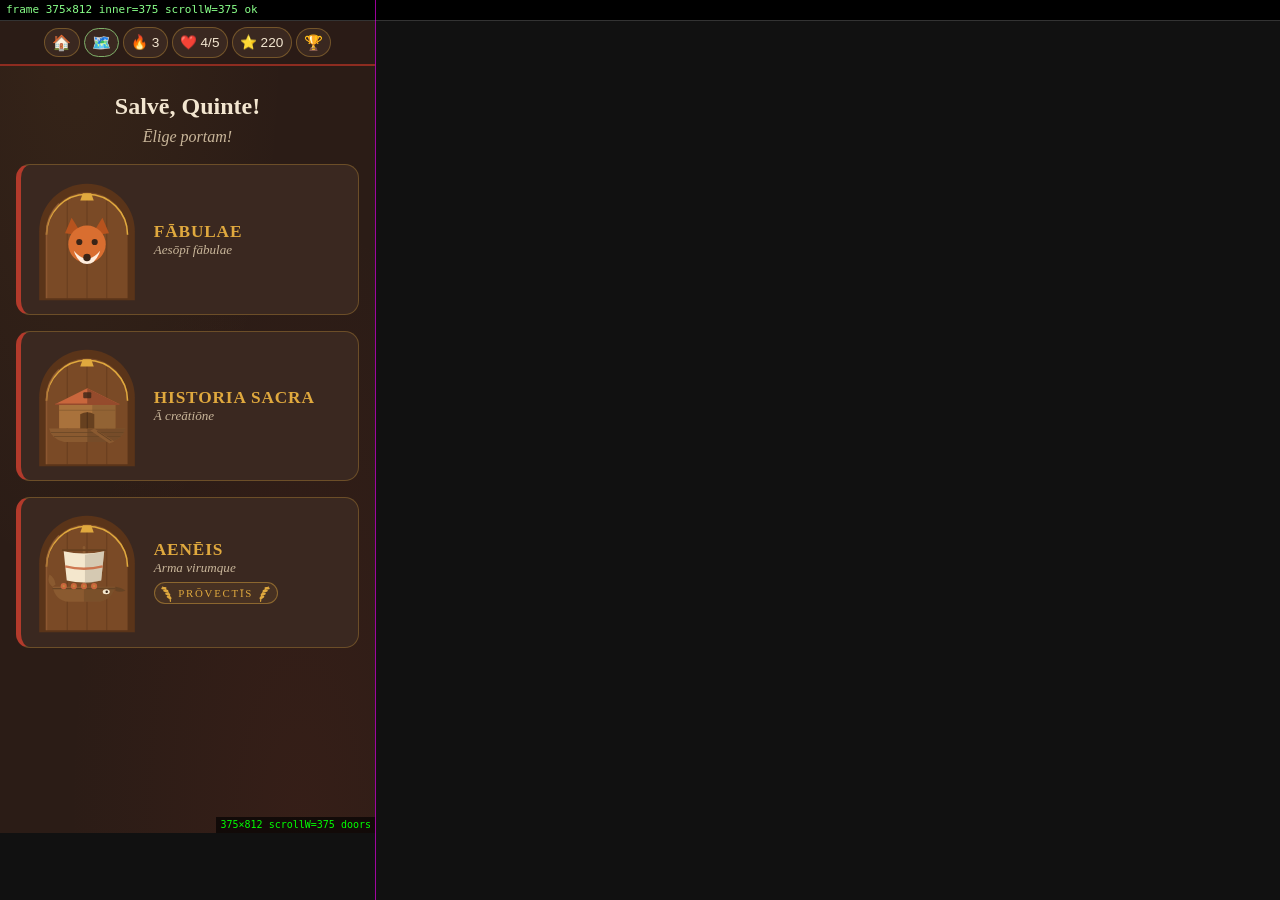
<file: tests/qa-frame.html>
<!DOCTYPE html>
<!-- ============================================================
     tests/qa-frame.html — true-width wrapper around qa.html
     ------------------------------------------------------------
     WHY THIS EXISTS: headless Chrome on Windows CLAMPS the window
     to ~500px, so `--window-size=375,812` lays the page out at
     500px and merely CROPS the screenshot to 375. Every "it
     overflows at 375px" verdict taken that way is unreliable —
     both false alarms and missed breakage.

     An iframe has its own layout viewport, and it is exact. This
     page sizes one to the requested width, so what you screenshot
     is genuinely rendered at 360 / 375 / 900 px.

     Usage:
       qa-frame.html?w=360&screen=doors
       qa-frame.html?w=900&screen=map&scroll=1
     Screenshot (window a little larger than w):
       chrome --headless=new --hide-scrollbars --screenshot=out.png \
              --window-size=940,900 --virtual-time-budget=9000 URL

     The green stamp inside the frame reports the width the app was
     actually laid out at. If it does not match ?w=, do not trust
     the picture.
     ============================================================ -->
<html lang="la">
<head>
  <meta charset="utf-8">
  <title>QA frame</title>
  <style>
    html, body { margin: 0; background: #111; }
    /* the ruler makes an off-by-a-few-pixels overflow obvious to the eye */
    #ruler {
      font: 11px/1.6 monospace; color: #8f8; background: #000;
      padding: 1px 6px; border-bottom: 1px solid #333;
    }
    iframe { display: block; border: 0; background: #2b1c16; }
    /* a hairline down the right edge of the frame: anything crossing it is
       horizontal overflow */
    #edge { position: fixed; top: 0; bottom: 0; width: 1px; background: #f0f; opacity: 0.6; }
  </style>
</head>
<body>
  <div id="ruler"></div>
  <iframe id="f" height="812"></iframe>
  <div id="edge"></div>
  <script>
    (function () {
      var q = location.search;
      var w = parseInt((q.match(/[?&]w=(\d+)/) || [])[1], 10) || 375;
      var h = parseInt((q.match(/[?&]h=(\d+)/) || [])[1], 10) || 812;
      /* pass everything except w/h straight through to qa.html */
      var inner = q.replace(/[?&]w=\d+/, '').replace(/[?&]h=\d+/, '');
      inner = inner.replace(/^&/, '?');
      if (inner && inner.charAt(0) !== '?') { inner = '?' + inner; }

      var f = document.getElementById('f');
      f.style.width = w + 'px';
      f.height = h;
      f.src = 'qa.html' + inner;

      document.getElementById('edge').style.left = w + 'px';

      var ruler = document.getElementById('ruler');
      function paint() {
        var msg = 'frame ' + w + '×' + h + '  ';
        try {
          var d = f.contentWindow;
          msg += 'inner=' + d.innerWidth +
                 '  scrollW=' + d.document.documentElement.scrollWidth +
                 (d.document.documentElement.scrollWidth > d.innerWidth
                   ? '  ⚠ HORIZONTAL OVERFLOW' : '  ok');
        } catch (e) { msg += '(cross-origin?)'; }
        ruler.textContent = msg;
      }
      f.addEventListener('load', function () { paint(); setInterval(paint, 400); });
    })();
  </script>
</body>
</html>
</file>
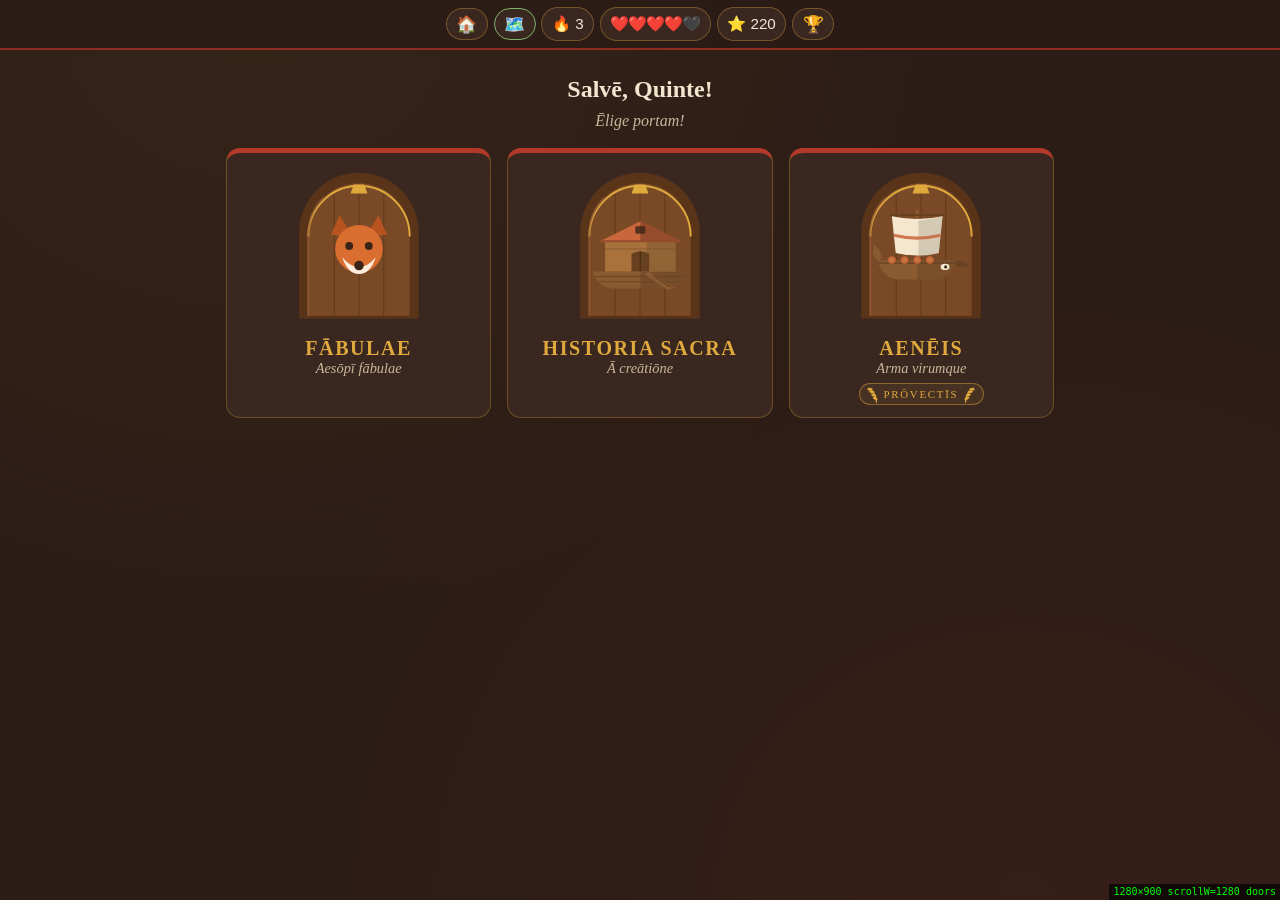
<file: tests/qa.html>
<!DOCTYPE html>
<!-- ============================================================
     tests/qa.html — headless visual-QA harness (NOT deployed)
     ------------------------------------------------------------
     Loads the real app WITHOUT js/api.js, so app.js takes its
     local-only branch (no backend needed). An inline script seeds
     localStorage BEFORE storage.js runs, then auto-navigates to
     the screen named in the query string:

        qa.html?screen=landing   logged-out landing page
        qa.html?screen=doors     the three doors (home)
        qa.html?screen=historia  the Historia Sacra map (Liber I)
        qa.html?screen=mox       NO TRACK REACHES THIS SCREEN ANY MORE. The
                                 MOX screen is what a door with an empty
                                 `regions` array opens, and as of the AL1/AL2
                                 registration all three tracks ship content:
                                 Fabulae r01-r12, Historia l1-l8, Aeneis
                                 al1-al2. Historia stopped reaching it at the
                                 L1/L2 registration and Aeneis has now
                                 followed. The route below still opens the
                                 Aeneis door, which lands on the al1 MAP; it
                                 is kept so the URL does not 404, and it warns
                                 in the console. Re-point it at the next
                                 track that is added empty.
        qa.html?screen=ordo      leaderboard (empty-board state)
        qa.html?screen=map       the overworld board
        qa.html?screen=cap       capitulum step list (f2)
        qa.html?screen=verba     first step running
        qa.html?screen=fabula    story page + autoplay controls
        qa.html?screen=sonus     listen-and-pick-the-picture
        qa.html?screen=comple    complete-the-sentence
        qa.html?screen=bossintro the boss intro card (actor + challenge)
        qa.html?screen=boss      the M3 three-phase duel
        qa.html?screen=probatio  the non-combat trial engine
        qa.html?screen=bosswin   WIN the region's boss and pass its quiz,
                                 landing on the victory screen — the only
                                 way a headless run reaches the NAV
                                 auto-advance (mapNode moves to the next
                                 region). Pair with &region=.

     Region knob (works with every screen above):
        &region=r02              stand the learner IN that region: every
                                 capitulum before it is seeded done and the
                                 saved map node is its first capitulum, so
                                 the door resumes there and the continuous
                                 board opens scrolled to that segment.
                                 (It used to rotate the region to the front
                                 of the manifest, which was the only way in
                                 when the app rendered one region and had no
                                 navigation. The board now draws the whole
                                 track, so rotating it would DESTROY the
                                 thing under test — the region order.)
        &track=historia          which DOOR the route walks through. Defaults
                                 to fabulae, and to historia when the screen
                                 or the region id is a Historia one. The step
                                 routes open h1 on that track instead of f2.
                                 e.g. &screen=fabula&track=historia   → h1
                                      &screen=bossintro&region=l2     → Arca

     Extra knobs:
        &cap=f16                 photograph a NAMED capitulum instead of the
                                 region's first (works with every step
                                 screen; seeds everything before it as done)
        &page=3                  once a FĀBULA is running, tap 'perge' this
                                 many times — the only way a headless shot
                                 reaches story page N
                                 e.g. &screen=fabula&region=r03&cap=f7&page=2
        &phase=caterva|clamor|fuga          (screen=boss)
        &phase=ordina|transitus|sententia   (screen=probatio)
                                 Restarts the engine on the same
                                 canvas with ONE phase, so a
                                 headless screenshot can reach a
                                 phase it cannot play its way to.
                                 Without it, screen=boss runs the
                                 real three-phase fight (useful for
                                 catching the interstitial card at
                                 about t=0.6 s).
        &w=360                   nothing to do with layout; recorded
                                 in the title so a screenshot is
                                 self-identifying
        &scroll=1|top|mid|bottom park the board at a named scroll position
                                 instead of auto-centring on the current
                                 node. `1` and `top` are the summit (the
                                 last region's boss); `bottom` is the foot
                                 of regiō I. A continuous board is 6–7k CSS
                                 pixels tall, so one shot cannot show it.
        &index=1                 open the REGIŌNĒS index over the board

     Screenshot with:
        chrome --headless=new --hide-scrollbars --screenshot=out.png \
               --window-size=375,812 --virtual-time-budget=9000 URL

     NOTE ON CLICKS: map nodes are SVG <g> elements. SVGElement has no
     .click() in every engine, so this harness dispatches a real
     MouseEvent instead — the same thing a finger does.
     ============================================================ -->
<html lang="la">
<head>
  <meta charset="utf-8">
  <meta name="viewport" content="width=device-width, initial-scale=1">
  <title>QA — MARIANE</title>
  <base href="/">
  <link rel="stylesheet" href="css/styles.css">
  <!-- The manifest loads SYNCHRONOUSLY, ahead of the seed below, because the
       seed needs to know which capitula exist. A classic <script> in <head>
       runs during parsing and therefore before every deferred script, so
       CONTENT_MANIFEST is defined by the time the seed runs and content-loader
       (deferred, further down) still finds it exactly where it expects. This
       is the ONLY copy: the deferred one was removed, or the file would be
       evaluated twice. -->
  <script src="content/manifest.js"></script>
  <script>
    /* seed BEFORE storage.js loads: a mid-progress student */
    (function () {
      var q = location.search;
      window.__QA_SCREEN = (q.match(/screen=([a-z]+)/) || [])[1] || 'doors';
      window.__QA_SCROLL = (q.match(/scroll=([a-z0-9]+)/) || [])[1] || '';
      window.__QA_INDEX = /index=1/.test(q);
      window.__QA_PHASE = (q.match(/phase=([a-z]+)/) || [])[1] || '';
      window.__QA_REGION = (q.match(/region=([a-z0-9]+)/) || [])[1] || '';
      /* &cap=f16 — photograph a NAMED capitulum instead of the region's
         first one, and &page=N tap 'perge' N times once its FĀBULA is
         running, so a headless shot can reach a named story page. Without
         &cap= every route below behaves exactly as it did before. */
      window.__QA_CAP = (q.match(/cap=([a-z0-9]+)/) || [])[1] || '';
      window.__QA_PAGE = parseInt((q.match(/page=([0-9]+)/) || [])[1] || '0', 10);

      /* &play=N — PLAY N MOVES OF THE MEMORY BOARD before the shutter opens.
         A board with every card face-down photographs the card SIZE but not
         the thing the owner asked about: whether two revealed pictures can be
         told apart. The route below taps N face-down cards, one every 400ms,
         through the real click handlers — matched pairs stay face-up, so the
         shot shows a genuine mid-game board. With &rand= the shuffle is
         deterministic, so the same URL yields the same board every time. */
      window.__QA_PLAY = parseInt((q.match(/play=([0-9]+)/) || [])[1] || '0', 10);

      /* &rand=N — REPLACE Math.random WITH A SEEDED SEQUENCE.
         The VERBA quick check, SONUS and AENIGMATA all shuffle, so "the
         question about Adam" is not a URL anyone can write: which word is
         asked, and which two distractors stand beside it, is a coin toss on
         every load. A screenshot of a coin toss cannot be compared with
         another screenshot of a coin toss, so before/after shots of one
         option set were impossible to take honestly.
         With the knob the whole run is a pure function of N: the same URL
         photographs the same question every time, on any machine. Only this
         harness ever does it — nothing in js/ is touched, and without the
         knob Math.random is left exactly as the browser shipped it. */
      window.__QA_RAND = (q.match(/rand=([0-9]+)/) || [])[1] || '';
      if (window.__QA_RAND) {
        (function (seed) {
          var s = (parseInt(seed, 10) || 1) >>> 0;
          Math.random = function () {
            s = (s * 1664525 + 1013904223) >>> 0;
            return s / 4294967296;
          };
        }(window.__QA_RAND));
      }

      /* &legacy=1 — RENDER THE WAY THE APP DID BEFORE THE CLAR PASS.
         The "before" half of a before/after pair has to be the real app on
         the real content, not a mock-up and not a git checkout: the two shots
         differ only in the three things the pass changed. So this knob puts
         all three back — chips draw whole mini-scenes instead of cropped
         actors, picture rows lose the phone grid, and no question is ever
         flipped to picture→word. It is applied in the route script below,
         after js/chip-lint.js has loaded. */
      window.__QA_LEGACY = /legacy=1/.test(q);
      /* which DOOR the route walks through. Explicit &track= wins; otherwise
         the region id implies it. Test `al…` BEFORE `l…`: the Aeneis ids are
         al1/al2 (rules.php keys regions in one flat namespace, so they cannot
         be l1/l2 — those are Historia's), and /^l[0-9]/ does not match them
         but a careless /l[0-9]/ would. */
      window.__QA_TRACK = (q.match(/track=([a-z]+)/) || [])[1] ||
        (/^al[0-9]/.test(window.__QA_REGION) ? 'aeneis'
          : ((window.__QA_SCREEN === 'historia' || /^l[0-9]/.test(window.__QA_REGION))
            ? 'historia' : 'fabulae'));

      /* f1 finished, f2 in progress. A step is only reachable when the one
         before it is done, so unlock f2 UP TO whichever step was asked for —
         otherwise ?screen=comple just lands on the capitulum screen with a
         padlock, which is what happened the first time. */
      var ORDER = ['verba', 'fabula', 'sonus', 'ludus', 'aenigmata', 'corrige', 'comple'];
      var f2 = {};
      var want = ORDER.indexOf(window.__QA_SCREEN);
      var upTo = (want < 0) ? 2 : want;        /* default: verba + fabula done */
      for (var i = 0; i < upTo; i++) { f2[ORDER[i]] = 1; }

      var DONE = { verba: 1, fabula: 1, sonus: 1, ludus: 1, aenigmata: 1, corrige: 1, comple: 1 };
      var state = {
        name: 'Quintus', nickname: 'Quintus', avatar: 'fox',
        xp: 220, hearts: 4, maxHearts: 5,
        streak: 3, lastDay: new Date().toISOString().slice(0, 10),
        completed: {
          f1: DONE,
          f2: f2,
          /* the same partial unlock on Historia's first capitulum, so
             &track=historia reaches h1's steps by the identical route */
          h1: f2
        },
        bosses: {}, mapNode: 'f2',
        createdAt: 1700000000000
      };
      /* EVERY capitulum the manifest declares, marked done.

         The boss node only opens once every capitulum of its region is
         finished, so the boss/probatio/bossintro routes and the &cap= knob
         both need an "everything is done" map. That map used to be three
         hand-written ranges (f1–f18, h1–h22, …) which went stale the moment a
         wave registered a new region: f19+ and the whole Aeneis track were
         missing, so their boss nodes stayed locked and the screenshot showed a
         padlock instead of the boss. It is now READ OFF THE MANIFEST — the
         same list the app itself walks — which is why manifest.js is loaded
         above this script. A new region needs no edit here, ever.

         (l1 still has no boss at all, which is the point of the Historia map
         shot: finishing it must NOT grow a crown.) */
      function allCapsDone() {
        var out = {};
        var tracks = (window.CONTENT_MANIFEST && CONTENT_MANIFEST.tracks) || [];
        var ti, ri, ci, regs, caps;
        for (ti = 0; ti < tracks.length; ti++) {
          regs = tracks[ti].regions || [];
          for (ri = 0; ri < regs.length; ri++) {
            caps = regs[ri].capitula || [];
            for (ci = 0; ci < caps.length; ci++) { out[caps[ci]] = DONE; }
          }
        }
        if (window.console && !tracks.length) {
          console.warn('qa.html: CONTENT_MANIFEST is empty or absent — the ' +
            '"everything done" seed is empty and every boss node will be shut.');
        }
        return out;
      }

      /* Where does a node live? The app asks CONTENT.locate() the same
         question; the seed runs before content-loader exists, so it walks
         the manifest itself. */
      function locate(nodeId) {
        var tracks = (window.CONTENT_MANIFEST && CONTENT_MANIFEST.tracks) || [];
        var ti, ri, ci, regs, caps;
        for (ti = 0; ti < tracks.length; ti++) {
          regs = tracks[ti].regions || [];
          for (ri = 0; ri < regs.length; ri++) {
            caps = regs[ri].capitula || [];
            for (ci = 0; ci < caps.length; ci++) {
              if (caps[ci] === nodeId) {
                return { track: tracks[ti].id, region: regs[ri].id };
              }
            }
            if (regs[ri].boss === nodeId) {
              return { track: tracks[ti].id, region: regs[ri].id };
            }
          }
        }
        return null;
      }
      /* every capitulum of a track BEFORE the named region, plus that
         region's own capitula. THE UNLOCK RULE IS NOW CROSS-REGION (it
         always was on the server: lib/progress.php gates a step on the
         previous capitulum IN THE SAME TRACK), so seeding "open r05"
         means finishing f1–f12, not rotating r05 to the front. */
      function regionSeed(regionId) {
        var tracks = (window.CONTENT_MANIFEST && CONTENT_MANIFEST.tracks) || [];
        var ti, ri, ci, regs, caps, before = [];
        for (ti = 0; ti < tracks.length; ti++) {
          regs = tracks[ti].regions || [];
          before = [];
          for (ri = 0; ri < regs.length; ri++) {
            caps = regs[ri].capitula || [];
            if (regs[ri].id === regionId) {
              return { track: tracks[ti].id, before: before, caps: caps };
            }
            for (ci = 0; ci < caps.length; ci++) { before.push(caps[ci]); }
          }
        }
        return null;
      }

      if (window.__QA_SCREEN === 'boss' || window.__QA_SCREEN === 'probatio' ||
          window.__QA_SCREEN === 'bossintro' || window.__QA_SCREEN === 'bosswin') {
        state.completed = allCapsDone();
        state.mapNode = 'b_' + (window.__QA_REGION || 'r01');
      } else if (window.__QA_REGION) {
        /* stand the learner at the foot of the named region */
        var seed = regionSeed(window.__QA_REGION);
        if (seed) {
          var comp = {}, k;
          for (k = 0; k < seed.before.length; k++) { comp[seed.before[k]] = DONE; }
          if (seed.caps.length) {
            comp[seed.caps[0]] = f2;
            state.mapNode = seed.caps[0];
            window.__QA_FIRSTCAP = seed.caps[0];   /* the step routes' target */
          }
          state.completed = comp;
          window.__QA_TRACK = seed.track;      /* the region names its track */
        } else if (window.console) {
          console.warn('qa.html: &region=' + window.__QA_REGION + ' is not in the manifest');
        }
      }
      /* &cap=X: everything before X is finished and X itself is unlocked up
         to the step being photographed — the same shape the default seed
         gives f2, just moved. Only applies when the knob is used. */
      if (window.__QA_CAP) {
        var all = allCapsDone();
        all[window.__QA_CAP] = f2;
        state.completed = all;
        state.mapNode = window.__QA_CAP;
        var cloc = locate(window.__QA_CAP);
        if (cloc) { window.__QA_TRACK = cloc.track; }
      }
      /* the landing screen is the LOGGED-OUT route: no cached name, and a
         stub Api whose me() fails, which is exactly what a visitor with no
         session looks like to app.js. (api.js itself is never loaded here.) */
      if (window.__QA_SCREEN === 'landing') {
        try { localStorage.removeItem('mariane_cache_v2'); } catch (e) {}
        window.Api = {
          setCsrf: function () {}, getCsrf: function () { return ''; },
          me: function (cb) { setTimeout(function () { cb({ status: 401 }, null); }, 10); },
          login: function (u, p, r, cb) { cb({ status: 401 }, null); },
          register: function (p, cb) { cb({ status: 400 }, null); },
          logout: function (cb) { cb(null, { ok: true }); },
          completeStep: function (f, s, sc, cb) { cb({ status: 401 }, null); },
          bossFight: function (r, cb) { cb({ status: 401 }, null); },
          bossQuiz: function (r, a, cb) { cb({ status: 401 }, null); },
          sync: function (p, cb) { if (cb) { cb(null, {}); } }
        };
      } else {
        try { localStorage.setItem('mariane_cache_v2', JSON.stringify(state)); } catch (e) {}
      }
    })();
  </script>
  <script src="js/storage.js" defer></script>
  <!-- js/api.js deliberately ABSENT: forces the local-only branch -->
  <script src="js/audio.js" defer></script>
  <script src="js/tts.js" defer></script>
  <script src="js/scenes.js" defer></script>
  <script src="js/actors-person.js" defer></script>
  <script src="js/actors-props.js" defer></script>
  <script src="js/backgrounds2.js" defer></script>
  <script src="js/data-core.js" defer></script>
  <!-- content/manifest.js is loaded ABOVE, before the seed script -->
  <script src="js/content-loader.js" defer></script>
  <script src="js/chip-lint.js" defer></script>
  <script src="js/auth-ui.js" defer></script>
  <script src="js/game.js" defer></script>
  <script src="js/boss.js" defer></script>
  <script src="js/boss-phases.js" defer></script>
  <script src="js/probatio.js" defer></script>
  <script src="js/map.js" defer></script>
  <script src="js/app.js" defer></script>
  <script>
    /* Auto-navigate by driving the REAL UI — no test hooks inside app.js.
       Every step waits on the element it needs instead of a fixed delay, so
       the harness survives content loading on a slow machine. */
    window.addEventListener('load', function () {
      var target = window.__QA_SCREEN;

      /* &legacy=1 (see the knob block in <head>): undo the three CLAR changes
         so the "before" shot is this app on this content, one commit's worth
         of behaviour older. `soloActor` returning null sends every chip back
         through the whole-scene raster; `optionAmbiguous` returning null
         means no question ever flips; and the class sweep takes the phone
         grid off the picture rows, which app.js re-adds on every render — so
         it runs on an interval rather than once. */
      if (window.__QA_LEGACY && window.CHIP) {
        CHIP.soloActor = function () { return null; };
        CHIP.optionAmbiguous = function () { return null; };
        /* LUDUS adds a fourth thing to undo: the CANVAS crop rule, which the
           lūdus falling tiles and the boss tiles both reach through
           Scenes.tileImage. Pointing it straight at the raster puts every
           tile back on its whole 400x240 mini-scene, which is what the
           minigame did before this pass. (The tile SIZE is not undone — it is
           computed from the live canvas width — so a before/after pair of
           ludus shots shows the crop, and the size is asserted by the
           'at least 56 CSS px' row in tests/regression.html.) */
        if (window.Scenes && Scenes.tileImage) {
          Scenes.tileImage = function (word, px) { return Scenes.sceneImage(word, px); };
        }
        /* ?screen=ludus&legacy=1 goes one step further and repaints the
           falling items EXACTLY as js/game.js used to: a bare 56-unit image
           off a 60px raster, no tile, no frame, no size-for-the-screen. That
           is the honest "before" for the lūdus pair — same app, same content,
           one commit's worth of rendering. Scoped to the lūdus route so a
           legacy BOSS shot still shows the boss's own tiles. */
        if (window.Scenes && window.__QA_SCREEN === 'ludus') {
          Scenes.drawTile = function (ctx, word, cx, cy) {
            var img = Scenes.sceneImage(word, 60);
            if (img && img.complete && img.naturalWidth > 0) {
              ctx.drawImage(img, cx - 28, cy - 28, 56, 56);
            } else if (word && word.emoji) {
              ctx.font = '38px serif';
              ctx.textAlign = 'center';
              ctx.textBaseline = 'middle';
              ctx.fillStyle = '#3a2417';
              ctx.fillText(word.emoji, cx, cy);
            }
          };
        }
        window.setInterval(function () {
          var rows = document.querySelectorAll('.opt-row.picks'), i;
          for (i = 0; i < rows.length; i++) { rows[i].className = 'opt-row'; }
        }, 120);
      }

      /* &region= NO LONGER TOUCHES THE MANIFEST. It used to rotate the
         wanted region to the front of its track, because the app opened a
         track at its first region and had no navigation at all. The board
         is one continuous track now and the region ORDER is part of what a
         screenshot has to prove, so the knob works entirely through the
         seed above (progress + saved map node) and the app's own resume
         path. Nothing here mutates content. */

      /* Headless Chrome renders roughly one frame a second, so a canvas game
         driven by requestAnimationFrame is still on its first frame when the
         screenshot is taken. Both engines expose their frame source for this
         (see js/boss.js); a 16 ms timer gives the harness a real fight to
         photograph. Only the QA page does this — the app never does. */
      (function () {
        /* window.Game is the LŪDUS fox-catcher. It was missing from this list
           until the LUDUS pass, so every ?screen=ludus screenshot ever taken
           was of the game's FIRST FRAME — an empty field — which is precisely
           why the falling tiles went unaudited for so long. */
        var engines = [window.Boss, window.Probatio, window.Game], i;
        for (i = 0; i < engines.length; i++) {
          if (!engines[i] || !engines[i].setFrameSource) { continue; }
          engines[i].setFrameSource(
            function (fn) {
              return window.setTimeout(function () {
                fn((window.performance && window.performance.now)
                  ? window.performance.now() : new Date().getTime());
              }, 16);
            },
            function (id) { window.clearTimeout(id); }
          );
        }
      }());

      if (target === 'doors' || target === 'landing') { return; }

      /* poll for a selector, then run fn(el) */
      function when(sel, fn, tries) {
        tries = tries || 60;
        var el = document.querySelector(sel);
        if (el) { fn(el); return; }
        if (tries <= 0) { return; }
        setTimeout(function () { when(sel, fn, tries - 1); }, 100);
      }
      function tap(el) {
        /* works for both HTML buttons and SVG <g> nodes */
        el.dispatchEvent(new MouseEvent('click', { bubbles: true, cancelable: true }));
      }
      /* the step button whose visible label matches this Latin name */
      function stepButton(label) {
        var all = [].slice.call(document.querySelectorAll('.steps button.node'));
        for (var i = 0; i < all.length; i++) {
          var lab = all[i].querySelector('.node-label');
          if (lab && lab.textContent === label) { return all[i]; }
        }
        return null;
      }

      var STEP_LABEL = {
        verba: 'Verba', fabula: 'Fābula', sonus: 'Sonus', ludus: 'Lūdus',
        aenigmata: 'Aenigmata', corrige: 'Corrige', comple: 'Complē'
      };

      /* the door this run walks through, and the capitulum its step routes
         open behind it. One pair of variables is the whole multi-track
         change: every route below was already track-shaped, it just had
         'fabulae' spelled into it. */
      var DOOR = '.door-' + window.__QA_TRACK;
      var FIRST_CAP = window.__QA_CAP || window.__QA_FIRSTCAP ||
        ((window.__QA_TRACK === 'historia') ? 'h1'
          : (window.__QA_TRACK === 'aeneis') ? 'a1' : 'f2');

      /* THERE IS NO LONGER AN EMPTY TRACK. Historia stopped being one at the
         L1/L2 registration and Aeneis stopped at AL1/AL2, so nothing in
         content/manifest.js opens the MOX screen any more. The route is kept
         (a QA URL that 404s is worse than one that lands somewhere sensible)
         but it now reaches the Aeneis MAP, not MOX, and it says so rather
         than letting a screenshot be quietly mislabelled. */
      if (target === 'mox') {
        if (window.console && console.warn) {
          console.warn('qa.html?screen=mox: no track has an empty `regions` ' +
            'array any more — every door is live. This opens the AENEIS MAP ' +
            '(al1), not the MOX screen. Re-point this route when a track is ' +
            'next added empty.');
        }
        when('.door-aeneis', tap);
        return;
      }
      /* the Historia map itself: open the door and stop there */
      if (target === 'historia') {
        when('.door-historia', tap);
        return;
      }
      if (target === 'ordo') {
        when('.nav-ordo', tap);
        return;
      }

      /* ---- M3: the boss duel and the probatio trials ----
         Both live behind the boss node, so the route is the same; only what
         we do once the canvas exists differs. `&phase=` restarts whichever
         engine on the SAME canvas with a single phase, which is the only way
         a headless screenshot can reach phase II or III of a fight it cannot
         play. Everything it passes is what app.js passes in real life. */
      function bossConfig(extra) {
        var rid = window.__QA_REGION || 'r01';
        var reg = window.CONTENT ? CONTENT.region(window.__QA_TRACK, rid) : null;
        var boss = (reg && reg.boss) || {};
        var words = [], seen = {}, i, j, v;
        var caps = (reg && reg.capitula) || [];
        for (i = 0; i < caps.length; i++) {
          v = caps[i].vocab || [];
          for (j = 0; j < v.length; j++) {
            if ((v[j].emoji || v[j].scene) && !seen[v[j].la]) {
              seen[v[j].la] = true;
              words.push(v[j]);
            }
          }
        }
        var cfg = {
          words: words, capitula: caps,
          region: boss.progressId || 'region1',
          regionIndex: (rid === 'r01') ? 0 : 1,
          name: boss.name || 'Lupus',
          actor: boss.actor || 'wolf',
          actorPose: boss.fightPose || (boss.actor === 'leo' ? 'stand' : 'angry'),
          avatar: 'fox'
        };
        for (var k in extra) {
          if (Object.prototype.hasOwnProperty.call(extra, k)) { cfg[k] = extra[k]; }
        }
        return cfg;
      }

      /* screen=probatio rewrites Regiō I's boss INTO a trial, in memory, the
         moment its content file has registered. That matters: the harness used
         to reach a trial by starting the Probatio engine itself, which meant
         app.js's own probatio wiring was never exercised and the screen kept
         the DUEL's header — a trial captioned "Lupum vince!". Everything the
         screenshot shows now comes from app.js: the header string, the intro
         glyph, and the choice of engine. Real Historia trials will arrive with
         their own content; this keeps the route testable until they do —
         and it is now SKIPPED on the historia track, whose Liber II ships a
         real probatio (b_l2 'Arca') that must be photographed as authored. */
      function asTrial(rid) {
        var reg = window.CONTENT ? CONTENT.region('fabulae', rid) : null;
        if (!reg || !reg.boss) { return; }
        reg.boss.kind = 'probatio';
        reg.boss.name = 'Silva';
        /* 90 s and 9 hp so the phase cannot end under the camera */
        reg.boss.phases = [
          { type: window.__QA_PHASE || 'ordina', hp: 9, seconds: 90 }
        ];
      }

      /* ---- screen=bosswin — THE AUTO-ADVANCE, END TO END ----
         NAV's second half is what happens AFTER a boss falls: app.js must
         move the saved map node onto the first capitulum of the NEXT
         region, so the board reopens on the new segment instead of on a
         summit with no road off it. That path starts in Boss.onEnd and runs
         through the quiz, and neither can be reached by a headless
         screenshot playing a canvas game for real.

         So the harness WINS THE FIGHT for it, through the public API only:
         Boss.start is wrapped so it reports an immediate victory with a
         plausible payload, and the quiz is then answered correctly (the
         right option is the one whose data-la is the prompt word). Every
         line of app.js after that — the mirror update, runBossQuiz,
         showBossResult, advanceAfterBoss — is the real thing. Nothing in
         js/ has a test hook. */
      if (target === 'bosswin') {
        var wrid = window.__QA_REGION || 'r01';
        if (window.Boss && Boss.start) {
          var realStart = Boss.start;
          Boss.start = function (canvas, cfg, handlers) {
            window.setTimeout(function () {
              if (handlers && handlers.onEnd) {
                handlers.onEnd(true, { region: cfg.region, ms: 45000, mistakes: 1, phases: [] });
              }
            }, 60);
          };
          Boss.start.real = realStart;
        }
        /* answer every quiz question with the option that matches the word */
        function answerQuiz() {
          var prompt = document.querySelector('.prompt-word');
          if (!prompt) {
            if (document.querySelector('.finis')) { return; }   /* done */
            window.setTimeout(answerQuiz, 120);
            return;
          }
          var word = String(prompt.textContent).replace(/🔊/g, '').replace(/^\s+|\s+$/g, '');
          var opts = [].slice.call(document.querySelectorAll('.emoji-opt')), i;
          for (i = 0; i < opts.length; i++) {
            if (opts[i].getAttribute('data-la') === word) { tap(opts[i]); break; }
          }
          window.setTimeout(answerQuiz, 220);
        }
        when(DOOR, function (door) {
          tap(door);
          when('.map-node[data-id="b_' + wrid + '"]', function (node) {
            tap(node);
            when('#fight', function (btn) { tap(btn); answerQuiz(); });
          });
        });
        return;
      }

      if (target === 'boss' || target === 'probatio' || target === 'bossintro') {
        var rid = window.__QA_REGION || 'r01';
        /* the boss node id is per-region content (b_r01, b_r02, …) */
        var bossNode = '.map-node[data-id="b_' + rid + '"]';
        when(DOOR, function (door) {
          tap(door);
          when(bossNode, function (node) {
            /* the region's content file is registered by the time its map
               node exists, so this is the first safe moment to retune it */
            if (target === 'probatio' && window.__QA_TRACK === 'fabulae') {
              asTrial(rid);
            }
            tap(node);
            /* screen=bossintro stops HERE: the intro screen is where the
               boss's own actor and challenge line are on show. */
            if (target === 'bossintro') { return; }
            when('#fight', function (btn) {
              tap(btn);
              /* A trial now needs no help — app.js starts the right engine
                 with the phase asTrial() wrote. screen=boss with no &phase=
                 runs the REAL three-phase duel; with one, the duel engine is
                 restarted on the same canvas with that single phase, which is
                 the only way a headless shot can reach round II or III. */
              if (target === 'probatio' || !window.__QA_PHASE) { return; }
              when('#bossgame', function (cv) {
                if (!window.Boss) { return; }
                Boss.start(cv, bossConfig({
                  phases: [{ type: window.__QA_PHASE, hp: 9, seconds: 90 }]
                }), { onEnd: function () {} });
              });
            });
          });
        });
        return;
      }

      /* everything else lives behind the track's door */
      when(DOOR, function (door) {
        tap(door);
        when('.map-view', function (view) {
          if (target === 'map') {
            /* &long=1 renders a SYNTHETIC 12-capitulum region into the same
               frame. Region I only has three fables, so it cannot show what
               a full-length board looks like — and "how many tiles fit on a
               phone" is the whole reason the tile size was chosen. */
            if (/long=1/.test(location.search) && window.WorldMap) {
              setTimeout(function () {
                var nodes = [], i;
                for (i = 0; i < 12; i++) {
                  nodes.push({
                    id: 'c' + i, kind: 'fable', x: (i % 2 ? 0.70 : 0.30),
                    y: 0.92 - i * 0.08, label: '' + (i + 1),
                    titulus: 'Capitulum ' + (i + 1),
                    state: i < 4 ? 'done' : (i === 4 ? 'open' : 'shut')
                  });
                }
                nodes.push({ id: 'b', kind: 'boss', x: 0.5, y: 0.02, label: '👑',
                             titulus: 'Lupus', state: 'shut' });
                var model = { nodes: nodes, foxNode: 'c4', track: 'fabulae',
                              titulus: 'Silva', avatar: 'fox' };
                var host = document.querySelector('.map-frame');
                host.innerHTML = WorldMap.render(model);
                WorldMap.bind(host, model, { onNode: function () {} });
              }, 300);
            }
            /* A continuous board is 6–7k CSS pixels tall, so "photograph
               the map" is three shots, not one. `top` is the summit of the
               last region, `bottom` the foot of regiō I, `mid` halfway. */
            if (window.__QA_SCROLL) {
              /* re-query: &long=1 REPLACES the frame's contents, so the
                 `view` captured above may be a detached element by now. */
              setTimeout(function () {
                var v = document.querySelector('.map-view');
                if (!v) { return; }
                var max = v.scrollHeight - v.clientHeight;
                var where = window.__QA_SCROLL;
                v.scrollTop = (where === 'bottom') ? max
                  : (where === 'mid' || where === 'middle') ? Math.round(max / 2)
                  : 0;                              /* '1' / 'top' = the summit */
              }, 1200);
            }
            if (window.__QA_INDEX) {
              when('#to-regiones', function (btn) { setTimeout(function () { tap(btn); }, 900); });
            }
            return;
          }
          /* the capitulum the mascot stands on */
          when('.map-node[data-id="' + FIRST_CAP + '"]', function (node) {
            tap(node);
            if (target === 'cap') { return; }
            var label = STEP_LABEL[target];
            if (!label) { return; }
            when('.steps button.node', function () {
              var b = stepButton(label);
              if (b) { tap(b); }
              /* &play=N on the memory board: tap N still-hidden cards, one
                 every 400ms, so the shot catches a board in play. */
              if (window.__QA_PLAY && target === 'aenigmata') {
                var moves = window.__QA_PLAY;
                (function tapCard() {
                  if (moves <= 0) { return; }
                  var next = document.querySelector('.mem-card:not(.flip):not(.hit)');
                  if (next) { tap(next); moves--; }
                  window.setTimeout(tapCard, 400);
                }());
              }
              /* &page=N taps 'perge' N times so a headless shot can reach a
                 named story page instead of only the first one. */
              if (!window.__QA_PAGE) { return; }
              var left = window.__QA_PAGE;
              (function stepPage() {
                if (left <= 0) { return; }
                when('#next', function (nx) {
                  tap(nx); left--; window.setTimeout(stepPage, 200);
                }, 40);
              }());
            });
          });
        });
      });
    });
  </script>
</head>
<body>
  <header id="topbar"></header>
  <main id="app" class="screen">
    <noscript><p>Ad lūdendum, JavaScript necessārium est.</p></noscript>
  </main>
  <!-- QA-only stamp: every screenshot says what width it was LAID OUT at,
       which is not always the width the screenshot was cropped to. Finding
       that out the hard way once is enough. -->
  <div id="qa-stamp" style="position:fixed;right:0;bottom:0;z-index:99;
       font:10px/1.4 monospace;background:rgba(0,0,0,.65);color:#0f0;padding:1px 4px;"></div>
  <script>
    (function stamp() {
      var el = document.getElementById('qa-stamp');
      function paint() {
        el.textContent = window.innerWidth + '×' + window.innerHeight +
          ' scrollW=' + document.documentElement.scrollWidth +
          ' ' + (window.__QA_SCREEN || '');
      }
      paint();
      window.addEventListener('resize', paint);
      setInterval(paint, 500);
    })();
  </script>
</body>
</html>
</file>
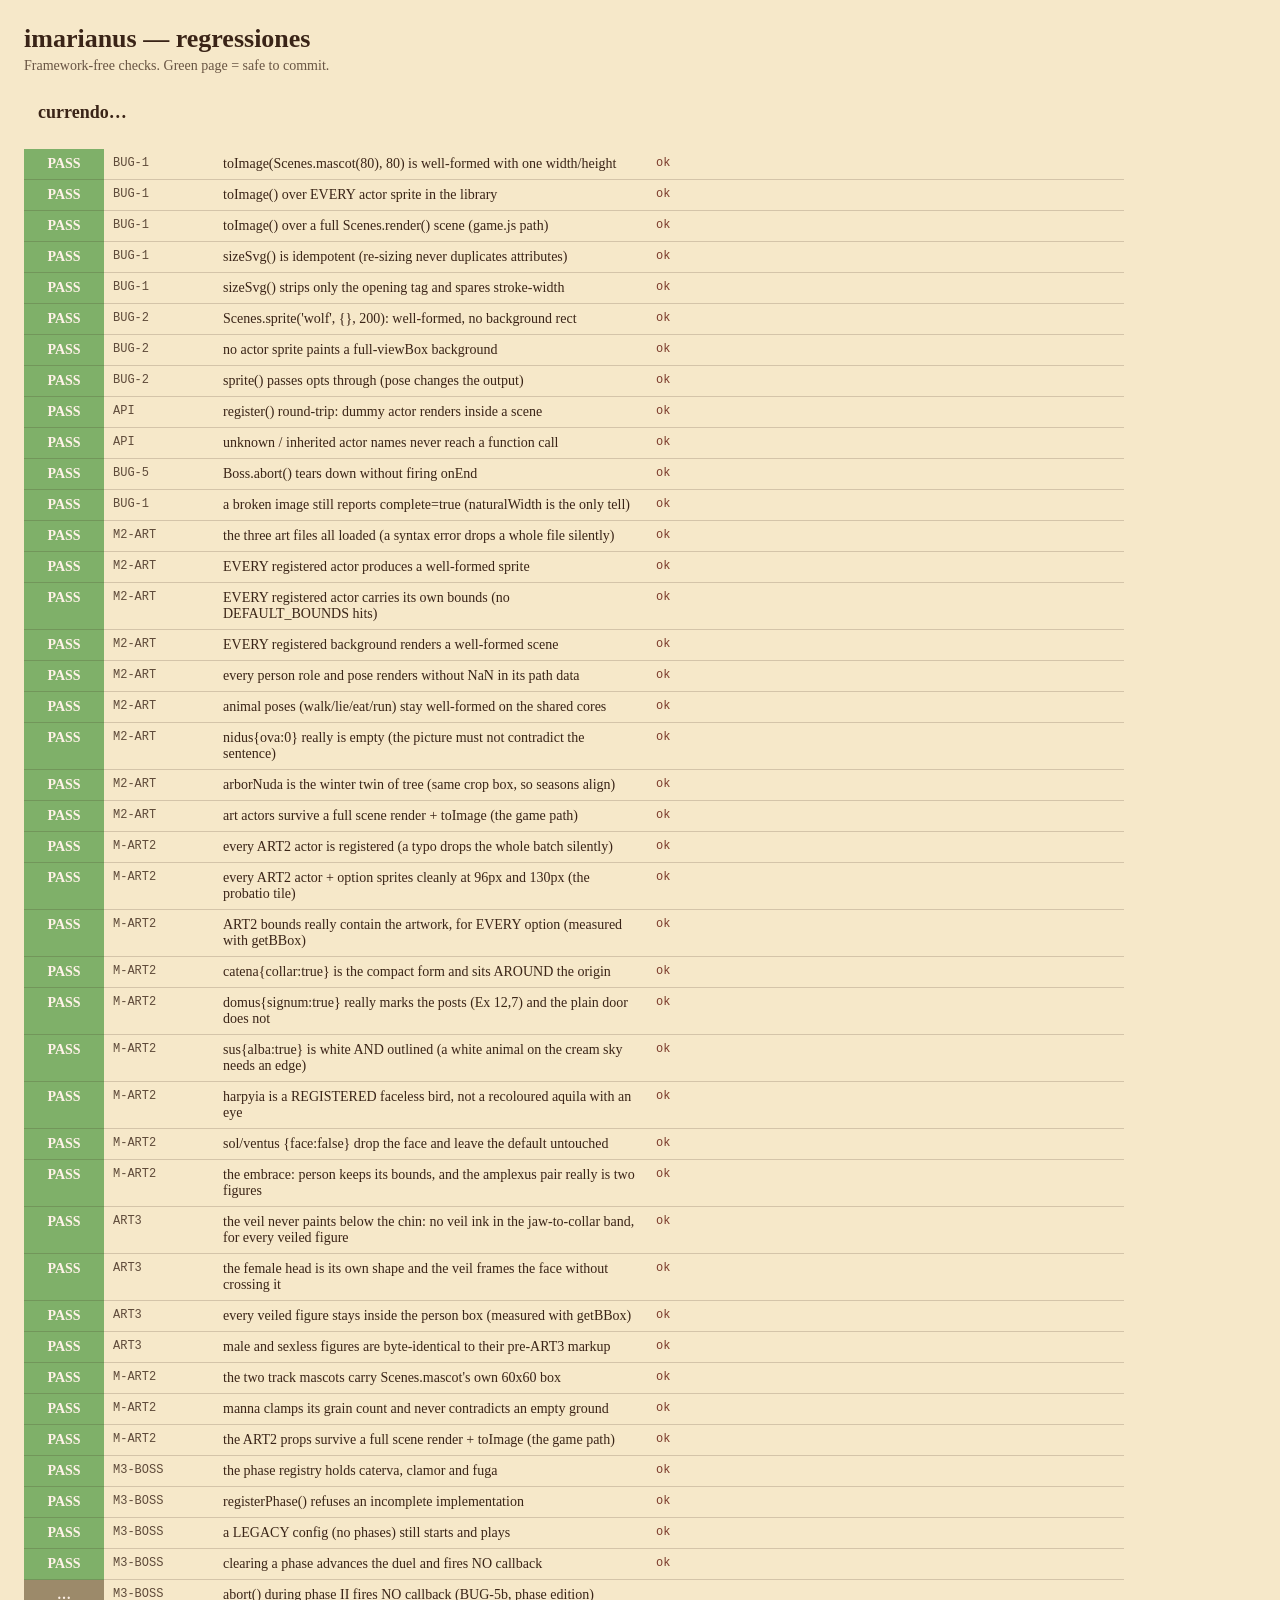
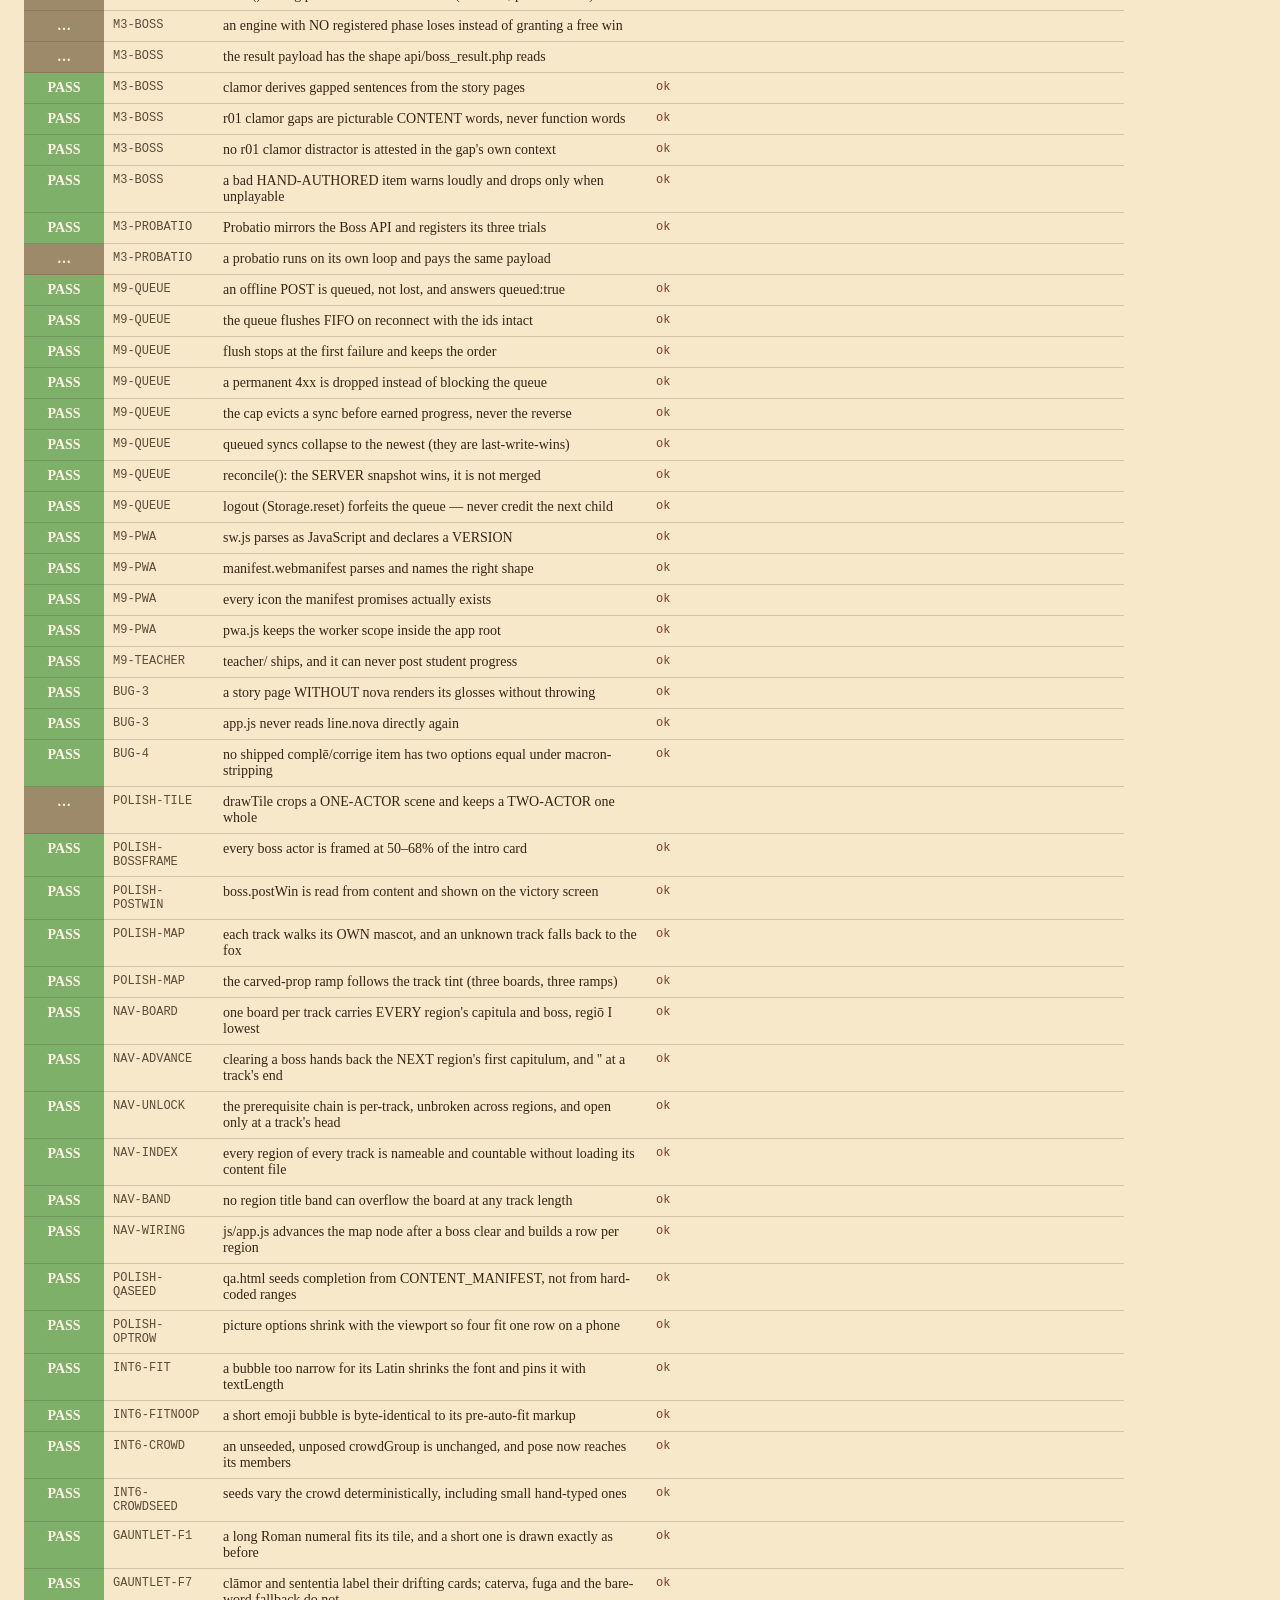
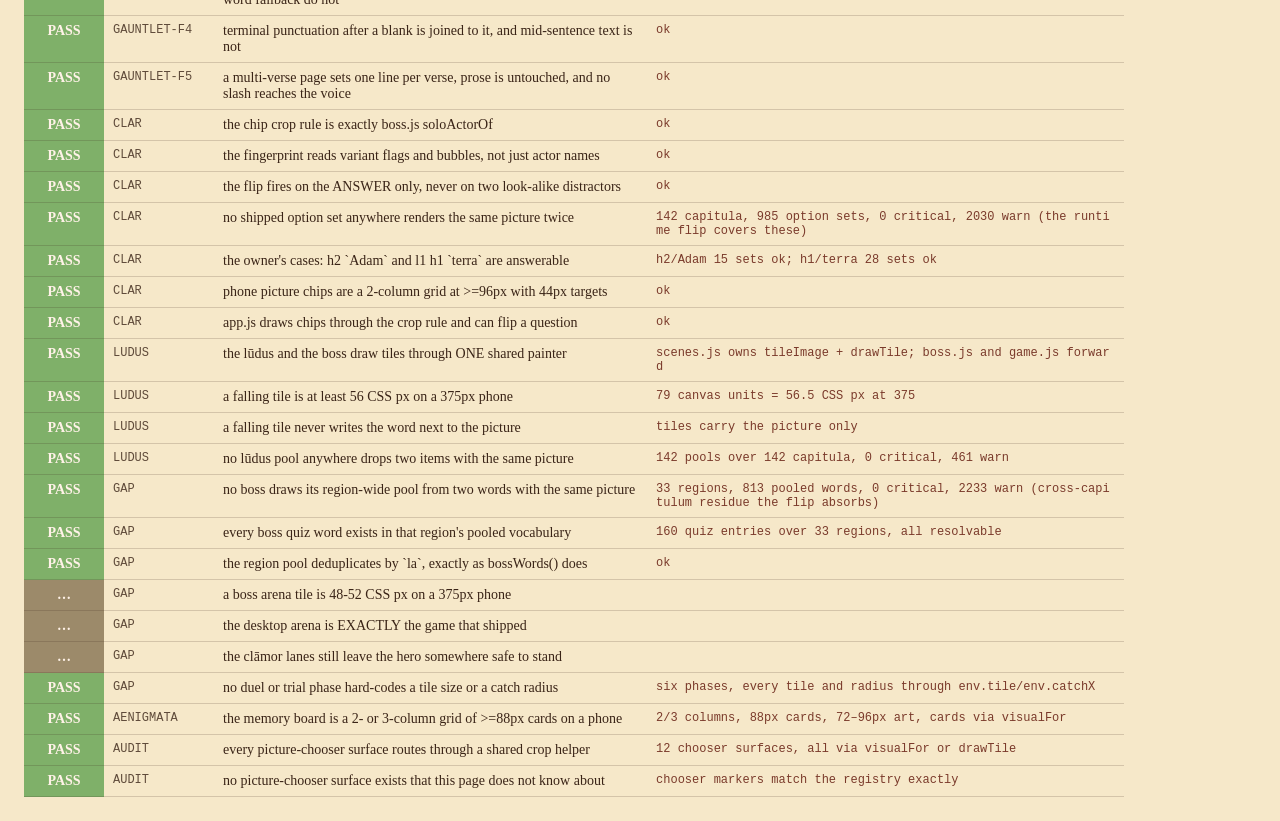
<file: tests/regression.html>
<!DOCTYPE html>
<html lang="la">
<head>
<meta charset="utf-8">
<meta name="viewport" content="width=device-width, initial-scale=1">
<meta name="robots" content="noindex">
<title>imarianus — regressiones</title>
<!--
  regression.html — framework-free browser regression harness (ES5).

  Open this file directly in a browser (file:// works, no server needed) and
  read the rows. Every check names the bug it guards, so a red row tells you
  which fix has been undone.

  Rule from the master plan: EVERY bug that gets fixed gets a case here that
  would have caught it. This page must be green before any commit that touches
  engine code.
-->
<style>
  body { margin: 0; padding: 24px; background: #f6e8c9; color: #3a2417;
         font-family: Palatino, Georgia, serif; }
  h1 { margin: 0 0 4px; font-size: 26px; }
  p.sub { margin: 0 0 18px; font-size: 14px; opacity: 0.75; }
  #summary { font-size: 18px; font-weight: bold; padding: 10px 14px;
             border-radius: 8px; margin-bottom: 16px; display: inline-block; }
  .allpass { background: #7fb069; color: #16240f; }
  .anyfail { background: #b33a2b; color: #fff2e8; }
  table { border-collapse: collapse; width: 100%; max-width: 1100px; }
  td { border-bottom: 1px solid rgba(58,36,23,0.18); padding: 7px 9px;
       vertical-align: top; font-size: 14px; }
  td.st { width: 62px; font-weight: bold; text-align: center; color: #fff2e8; }
  td.st.pass { background: #7fb069; }
  td.st.fail { background: #b33a2b; }
  td.st.wait { background: #9c8a6a; }
  td.bug { width: 92px; font-family: Menlo, Consolas, monospace; font-size: 12px;
           opacity: 0.8; }
  td.detail { font-family: Menlo, Consolas, monospace; font-size: 12px;
              color: #7a3a2b; word-break: break-all; }
</style>
</head>
<body>
<h1>imarianus — regressiones</h1>
<p class="sub">Framework-free checks. Green page = safe to commit.</p>
<div id="summary" class="wait">currendo…</div>
<table><tbody id="rows"></tbody></table>

<!-- dependencies, in the same order index.html loads them.
     scenes.js has no dependencies of its own; game.js and boss.js depend on
     Scenes only (and on Game.beep being optional), so the three load cleanly
     without data.js, storage.js or the DOM app shell. -->
<script src="../js/scenes.js"></script>
<!-- the speaker. It boots nothing (it only asks speechSynthesis for a voice
     list, which is allowed to be empty) and it exports prep(), which is the
     last thing every utterance passes through — so GAUNTLET F5's "no verse
     slash may reach a voice" half is assertable here rather than by ear. -->
<script src="../js/tts.js"></script>
<script src="../js/game.js"></script>
<script src="../js/boss.js"></script>
<!-- M3 phase engine: boss.js is the engine + registry, these two fill it.
     Load order matters exactly as it does in index.html — boss-phases.js
     calls Boss.registerPhase and probatio.js calls Boss.createEngine. -->
<script src="../js/boss-phases.js"></script>
<script src="../js/probatio.js"></script>
<!-- M2 art files. They are pure registrations on top of scenes.js, so they
     load here for the same reason index.html loads them: the sweeps below
     must see the WHOLE actor library, not just the built-ins. A syntax
     error in any of them shows up as a missing actor in CHECK 6. -->
<script src="../js/actors-person.js"></script>
<script src="../js/actors-props.js"></script>
<script src="../js/backgrounds2.js"></script>
<!-- REAL content for the clamor derivation checks. A synthetic fixture can be
     made to pass any rule you write for it; the question that matters is what
     the deriver does to the Latin the learner is actually shown. The content
     file registers itself with CONTENT the moment it is injected, and
     CONTENT.region() is a plain registry read, so no manifest is needed. -->
<script src="../js/data-core.js"></script>
<!-- THE MANIFEST, BEFORE content-loader.js — which captures CONTENT_MANIFEST
     once, at evaluation time, so the order is load-bearing. NAV moved the
     track's shape (which regions exist, in what order, holding which
     capitula) into the manifest and out of the twelve content files, so the
     navigation rows below are asking the real index the app ships, not a
     fixture that could be made to agree with whatever the code does. -->
<script src="../content/manifest.js"></script>
<script src="../js/content-loader.js"></script>
<script src="../js/chip-lint.js"></script>
<script src="../content/fabulae-r01.js"></script>
<!-- M9 offline queue. storage.js + api.js are a PAIR here: the queue lives in
     storage.js but the event id is minted and replayed by api.js, and the bug
     class we are guarding (progress silently lost on a dead network) only
     exists at the seam between them. Loading them in index.html's order also
     proves storage.js survives being evaluated before Api exists. -->
<script src="../js/storage.js"></script>
<script src="../js/api.js"></script>
<!-- The overworld board. map.js is a pure renderer over scenes.js — it takes a
     model and returns an HTML string, and boots nothing — so it loads here
     exactly as it does in index.html and the POLISH-MAP rows below can call
     WorldMap.render() directly instead of screenshotting a phone. -->
<script src="../js/map.js"></script>

<script>
/* eslint-env browser */
(function () {
  'use strict';

  /* ================= tiny test runner ================= */

  var rowsEl = document.getElementById('rows');
  var summaryEl = document.getElementById('summary');
  var total = 0, failed = 0, pending = 0;

  /* add a row; returns a setter so async checks can fill it in later */
  function row(bug, name) {
    total++;
    var tr = document.createElement('tr');
    var st = document.createElement('td');
    st.className = 'st wait'; st.appendChild(document.createTextNode('…'));
    var bg = document.createElement('td'); bg.className = 'bug';
    bg.appendChild(document.createTextNode(bug));
    var nm = document.createElement('td');
    nm.appendChild(document.createTextNode(name));
    var dt = document.createElement('td'); dt.className = 'detail';
    tr.appendChild(st); tr.appendChild(bg); tr.appendChild(nm); tr.appendChild(dt);
    rowsEl.appendChild(tr);
    return function (ok, detail) {
      st.className = 'st ' + (ok ? 'pass' : 'fail');
      st.firstChild.nodeValue = ok ? 'PASS' : 'FAIL';
      dt.appendChild(document.createTextNode(detail || ''));
      if (!ok) { failed++; }
    };
  }

  /* synchronous check: fn() returns null/'' when fine, or a failure message */
  function check(bug, name, fn) {
    var set = row(bug, name);
    var msg;
    try { msg = fn(); } catch (e) { msg = 'threw: ' + (e && e.message ? e.message : e); }
    set(!msg, msg || 'ok');
  }

  /* asynchronous check: fn(done) calls done(msgOrNull) when finished */
  function checkAsync(bug, name, fn) {
    var set = row(bug, name);
    pending++;
    var settled = false;
    /* `detail` is what a PASSING check wants to say out loud — a sweep that
       reports "0 critical, 1561 warn" is worth more than another "ok".
       Optional and second, so every existing one-argument caller is unchanged. */
    function done(msg, detail) {
      if (settled) { return; }
      settled = true;
      set(!msg, msg || detail || 'ok');
      pending--;
      finish();
    }
    try { fn(done); } catch (e) { done('threw: ' + (e && e.message ? e.message : e)); }
  }

  function finish() {
    if (pending > 0) { return; }
    summaryEl.className = failed ? 'anyfail' : 'allpass';
    summaryEl.firstChild.nodeValue =
      failed ? (failed + ' / ' + total + ' FAILED') : ('OMNIA BENE — ' + total + ' / ' + total + ' pass');
  }

  /* ================= helpers ================= */

  var DATA_PREFIX = 'data:image/svg+xml;charset=utf-8,';

  /* recover the exact string the browser was asked to parse. This is the real
     bytes of the failing path, not a reconstruction of it. */
  function svgFromImage(img) {
    var src = String(img.src);
    if (src.indexOf(DATA_PREFIX) !== 0) {
      throw new Error('unexpected data URL prefix: ' + src.substring(0, 40));
    }
    return decodeURIComponent(src.substring(DATA_PREFIX.length));
  }

  /* returns a parsererror description, or null when the document is
     well-formed. A data:image/svg+xml URL is parsed as STRICT XML by the
     browser, which is why this mirrors the real decode path. */
  function xmlError(str) {
    var doc = new DOMParser().parseFromString(str, 'image/svg+xml');
    var errs = doc.getElementsByTagName('parsererror');
    if (errs && errs.length) {
      return String(errs[0].textContent).replace(/\s+/g, ' ').substring(0, 140);
    }
    if (!doc.documentElement) { return 'no document element'; }
    if (doc.documentElement.nodeName.toLowerCase() === 'parsererror') {
      return String(doc.documentElement.textContent).replace(/\s+/g, ' ').substring(0, 140);
    }
    return null;
  }

  function openingTag(str) {
    var a = str.indexOf('<svg');
    var b = str.indexOf('>', a);
    return (a < 0 || b < 0) ? '' : str.substring(a, b + 1);
  }

  function countAttr(tag, name) {
    var m = tag.match(new RegExp('\\s' + name + '\\s*=', 'gi'));
    return m ? m.length : 0;
  }

  /* the full FIX-1a contract for one produced string */
  function assertSized(label, str) {
    var err = xmlError(str);
    if (err) { return label + ': NOT well-formed XML — ' + err; }
    var tag = openingTag(str);
    if (!tag) { return label + ': no opening <svg> tag'; }
    var nw = countAttr(tag, 'width'), nh = countAttr(tag, 'height');
    if (nw !== 1 || nh !== 1) {
      return label + ': expected exactly 1 width + 1 height on the root, got ' +
        nw + ' + ' + nh + ' — ' + tag.substring(0, 120);
    }
    return null;
  }

  /* ================= CHECK 1 =================
     Guards BUG-1 / FIX-1a — the boss-fight freeze.
     boss.js used to prepend width/height to an <svg ...> string that already
     carried them (Scenes.mascot does). A duplicate attribute is a FATAL XML
     well-formedness error, so the data: URL never decoded, the Image sat in
     the "broken" state with .complete === true, and drawImage() threw
     InvalidStateError inside draw() — killing the animation loop.
     Every actor sprite, the mascot and a full scene must survive toImage(). */

  check('BUG-1', 'toImage(Scenes.mascot(80), 80) is well-formed with one width/height',
    function () {
      /* the exact string that crashed the boss fight: mascot() emits its own
         width/height, so this is the duplicate-attribute case itself. */
      return assertSized('mascot', svgFromImage(Scenes.toImage(Scenes.mascot(80), 80)));
    });

  check('BUG-1', 'toImage() over EVERY actor sprite in the library',
    function () {
      var names = Scenes.actorNames(), i, msg;
      if (!names.length) { return 'actor registry is empty'; }
      for (i = 0; i < names.length; i++) {
        /* sprite() already writes width/height, so toImage() must strip them */
        msg = assertSized('actor ' + names[i],
          svgFromImage(Scenes.toImage(Scenes.sprite(names[i], {}, 120), 64)));
        if (msg) { return msg; }
      }
      return null;
    });

  check('BUG-1', 'toImage() over a full Scenes.render() scene (game.js path)',
    function () {
      var svg = Scenes.render({ bg: 'forest', items: [
        { t: 'fox', x: 140, y: 210, s: 1 },
        { t: 'tree', x: 300, y: 210, s: 1, grapes: true }
      ], bubbles: [{ x: 200, y: 40, text: 'Ecce!', tail: 'left' }] });
      return assertSized('scene', svgFromImage(Scenes.toImage(svg, 60)));
    });

  check('BUG-1', 'sizeSvg() is idempotent (re-sizing never duplicates attributes)',
    function () {
      /* the failure mode was a SECOND sizing pass over an already sized
         string, so sizing twice must still yield exactly one pair. */
      var once = Scenes.sizeSvg(Scenes.mascot(80), 40);
      var twice = Scenes.sizeSvg(once, 90);
      var msg = assertSized('sized twice', twice);
      if (msg) { return msg; }
      if (twice.indexOf('width="90"') < 0 || twice.indexOf('height="90"') < 0) {
        return 'the last size did not win: ' + openingTag(twice).substring(0, 120);
      }
      return null;
    });

  check('BUG-1', 'sizeSvg() strips only the opening tag and spares stroke-width',
    function () {
      var src = '<svg width="9" height="9" viewBox="0 0 10 10" stroke-width="3">' +
                '<rect width="10" height="10" stroke-width="2"/></svg>';
      var out = Scenes.sizeSvg(src, 50);
      var msg = assertSized('handmade', out);
      if (msg) { return msg; }
      if (out.indexOf('<rect width="10" height="10" stroke-width="2"/>') < 0) {
        return 'the element body was damaged: ' + out;
      }
      if (openingTag(out).indexOf('stroke-width="3"') < 0) {
        return 'stroke-width was eaten off the root: ' + openingTag(out);
      }
      return null;
    });

  /* ================= CHECK 2 =================
     Guards BUG-2 — the wolf letterboxed in an opaque square.
     makeWolfImage() used to render a whole {bg:'plain'} 400x240 scene and
     squeeze it into 200x200, so the scene's sky and ground painted an opaque
     rectangle across the middle of the arena. Scenes.sprite must draw the
     actor ALONE on a transparent, tight viewBox. */

  function fullSizeRect(str) {
    var doc = new DOMParser().parseFromString(str, 'image/svg+xml');
    var root = doc.documentElement;
    var vb = String(root.getAttribute('viewBox') || '').split(/[\s,]+/);
    var vbW = parseFloat(vb[2]), vbH = parseFloat(vb[3]);
    var rects = doc.getElementsByTagName('rect');
    var i, w, h;
    for (i = 0; i < rects.length; i++) {
      w = String(rects[i].getAttribute('width') || '0');
      h = String(rects[i].getAttribute('height') || '0');
      w = (w.indexOf('%') > 0) ? vbW * parseFloat(w) / 100 : parseFloat(w);
      h = (h.indexOf('%') > 0) ? vbH * parseFloat(h) / 100 : parseFloat(h);
      if (w >= vbW && h >= vbH) { return 'rect ' + w + 'x' + h + ' over viewBox ' + vbW + 'x' + vbH; }
    }
    return null;
  }

  check('BUG-2', "Scenes.sprite('wolf', {}, 200): well-formed, no background rect",
    function () {
      var svg = Scenes.sprite('wolf', {}, 200);
      var msg = assertSized('wolf sprite', svg);
      if (msg) { return msg; }
      var bg = fullSizeRect(svg);
      if (bg) { return 'sprite paints an opaque background: ' + bg; }
      if (svg.indexOf('#f6e8c9') >= 0 || svg.indexOf('#b98a4e') >= 0) {
        return 'sprite contains scene sky/ground colours — a background leaked in';
      }
      return null;
    });

  check('BUG-2', 'no actor sprite paints a full-viewBox background',
    function () {
      var names = Scenes.actorNames(), i, bg;
      for (i = 0; i < names.length; i++) {
        bg = fullSizeRect(Scenes.sprite(names[i], {}, 100));
        if (bg) { return 'actor ' + names[i] + ' paints a background: ' + bg; }
      }
      return null;
    });

  check('BUG-2', 'sprite() passes opts through (pose changes the output)',
    function () {
      /* a pose that produced identical markup would mean opts are dropped */
      if (Scenes.sprite('wolf', { pose: 'angry' }, 100) === Scenes.sprite('wolf', { pose: 'stand' }, 100)) {
        return 'pose:"angry" and pose:"stand" render identically';
      }
      return null;
    });

  /* ================= CHECK 3 =================
     Guards the register() extension point used by the art files
     (actors-person.js, actors-props.js, backgrounds2.js). A registered actor
     must behave exactly like a built-in inside Scenes.render, receiving the
     spec item as its opts. */

  check('API', 'register() round-trip: dummy actor renders inside a scene',
    function () {
      var seen = null;
      var ok = Scenes.register('__dummy__', function (opts) {
        seen = opts;                       /* opts must be the spec item */
        return '<circle cx="0" cy="0" r="5" fill="#123456"/>';
      }, { x: -6, y: -6, w: 12, h: 12 });
      if (!ok) { return 'register() refused a valid actor'; }

      var svg = Scenes.render({ bg: 'plain', items: [
        { t: '__dummy__', x: 100, y: 200, s: 2, pose: 'testPose', flip: true }
      ] });
      if (svg.indexOf('#123456') < 0) { return 'registered actor did not render into the scene'; }
      if (!seen || seen.pose !== 'testPose') { return 'opts were not passed through to the draw fn'; }
      if (svg.indexOf('scale(-1,1)') < 0) { return 'flip was not applied to the registered actor'; }

      var msg = xmlError(svg);
      if (msg) { return 'scene with a registered actor is malformed: ' + msg; }

      /* the registered actor must also work through sprite() + toImage() */
      msg = assertSized('dummy sprite', svgFromImage(Scenes.toImage(Scenes.sprite('__dummy__', {}, 80), 80)));
      if (msg) { return msg; }

      /* registerBg likewise */
      if (!Scenes.registerBg('__dummybg__', function () { return '<rect width="400" height="240" fill="#654321"/>'; })) {
        return 'registerBg() refused a valid background';
      }
      if (Scenes.render({ bg: '__dummybg__', items: [] }).indexOf('#654321') < 0) {
        return 'registered background did not render';
      }
      return null;
    });

  check('API', 'unknown / inherited actor names never reach a function call',
    function () {
      /* ACTORS is an object literal, so a naive ACTORS[name] lookup would
         return Object.prototype members for these and call them as actors. */
      var svg = Scenes.render({ bg: 'plain', items: [
        { t: 'constructor', x: 10, y: 10 },
        { t: 'toString', x: 20, y: 20 },
        { t: 'nonexistentActor', x: 30, y: 30 }
      ] });
      return xmlError(svg) ? ('scene broke on inherited keys: ' + xmlError(svg)) : null;
    });

  /* ================= CHECK 4 =================
     Guards BUG-5(b) — abort() must tear the fight down WITHOUT reporting a
     result. It used to call end(false), so merely navigating away from the
     boss screen fired cb.onEnd(false) and showed the "you lost" screen.
     Also covers BUG-5(a): no frame may run after teardown. */

  checkAsync('BUG-5', 'Boss.abort() tears down without firing onEnd', function (done) {
    var canvas = document.createElement('canvas');
    var words = [{ la: 'lupus', emoji: '🐺' }, { la: 'agnus', emoji: '🐑' }];
    var ended = false;
    Boss.start(canvas, { words: words, hp: 3, seconds: 30 }, {
      onEnd: function () { ended = true; }
    });
    Boss.abort();
    /* wait several frames: a stale rAF would land inside this window */
    window.setTimeout(function () {
      done(ended ? 'abort() fired onEnd — navigating away reports a defeat' : null);
    }, 200);
  });

  /* ================= CHECK 5 =================
     Guards FIX-1b — WHY the drawImage guard must test naturalWidth.
     A broken image reports .complete === true; only naturalWidth === 0 gives
     it away. Any future `if (img.complete)` guard is therefore still a crash
     waiting to happen, and this row exists to say so out loud. */

  checkAsync('BUG-1', 'a broken image still reports complete=true (naturalWidth is the only tell)',
    function (done) {
      /* deliberately malformed: <rect> is never closed, so the XML parser
         rejects the document exactly as a duplicate attribute would. */
      var bad = '<svg xmlns="http://www.w3.org/2000/svg" viewBox="0 0 10 10">' +
                '<rect width="10" height="10" fill="#000"></svg>';
      var img = Scenes.toImage(bad, 40);
      function verdict() {
        if (img.naturalWidth > 0) { return done('the malformed fixture decoded anyway — fixture is stale'); }
        if (!img.complete) { return done('image never settled (slow environment?)'); }
        return done(null);
      }
      img.onload = verdict;
      img.onerror = verdict;
      /* belt and braces: some engines fire neither handler for a failed
         data: URL, but .complete still flips. */
      window.setTimeout(verdict, 600);
    });

  /* ================= CHECK 6 =================
     Guards the M2 art library (actors-person.js, actors-props.js,
     backgrounds2.js). These files are ~90 registrations of hand-written
     SVG path data, and the failure modes are silent: a stray quote makes
     a malformed sprite that decodes to nothing, a missed bounds entry
     makes sprite() fall back to a generic box that crops the artwork, and
     a syntax error anywhere in a file drops EVERY actor it registers
     without a single console message reaching the game.

     That last one is not hypothetical: an unterminated block comment in
     actors-person.js during M2 removed 'person' and 'crowdGroup' from the
     library, and the only symptom was empty cells in the gallery. */

  /* the exact DEFAULT_BOUNDS literal in scenes.js. A sprite whose viewBox
     equals it did NOT bring its own bounds. (An actor that legitimately
     measured to this box would be a false positive — none does, and the
     row names the actor so it takes seconds to confirm.) */
  var FALLBACK_VIEWBOX = '-60 -130 120 140';

  function viewBoxOf(svg) {
    var m = /viewBox="([^"]+)"/.exec(String(svg));
    return m ? m[1].replace(/\s+/g, ' ') : '';
  }

  check('M2-ART', 'the three art files all loaded (a syntax error drops a whole file silently)',
    function () {
      var need = ['person', 'crowdGroup', 'leo', 'ark', 'ship', 'murusAquae',
        'arborNuda', 'nidus'];
      var have = {}, names = Scenes.actorNames(), i, missing = [];
      for (i = 0; i < names.length; i++) { have[names[i]] = true; }
      for (i = 0; i < need.length; i++) { if (!have[need[i]]) { missing.push(need[i]); } }
      if (missing.length) { return 'missing actors: ' + missing.join(', '); }
      var bgs = Scenes.bgNames().join(' ');
      if (bgs.indexOf('stabulum') < 0 || bgs.indexOf('stormSea') < 0 || bgs.indexOf('hiems') < 0) {
        return 'backgrounds2.js did not register: ' + bgs;
      }
      return null;
    });

  check('M2-ART', 'EVERY registered actor produces a well-formed sprite',
    function () {
      var names = Scenes.actorNames(), i, msg;
      for (i = 0; i < names.length; i++) {
        if (names[i].indexOf('__') === 0) { continue; }   /* test fixtures */
        msg = assertSized('sprite ' + names[i], Scenes.sprite(names[i], {}, 140));
        if (msg) { return msg; }
      }
      return null;
    });

  check('M2-ART', 'EVERY registered actor carries its own bounds (no DEFAULT_BOUNDS hits)',
    function () {
      var names = Scenes.actorNames(), i, vb, bad = [];
      for (i = 0; i < names.length; i++) {
        if (names[i].indexOf('__') === 0) { continue; }
        vb = viewBoxOf(Scenes.sprite(names[i], {}, 100));
        if (!vb) { return 'actor ' + names[i] + ' produced a sprite with no viewBox'; }
        if (vb === FALLBACK_VIEWBOX) { bad.push(names[i]); }
      }
      if (bad.length) {
        return bad.length + ' actor(s) registered without bounds, so sprite() crops them ' +
          'with the generic fallback box: ' + bad.join(', ');
      }
      return null;
    });

  check('M2-ART', 'EVERY registered background renders a well-formed scene',
    function () {
      var bgs = Scenes.bgNames(), i, svg, err;
      for (i = 0; i < bgs.length; i++) {
        if (bgs[i].indexOf('__') === 0) { continue; }
        svg = Scenes.render({ bg: bgs[i], items: [] });
        err = xmlError(svg);
        if (err) { return 'background ' + bgs[i] + ' is malformed: ' + err; }
        if (svg.indexOf('NaN') >= 0 || svg.indexOf('undefined') >= 0) {
          return 'background ' + bgs[i] + ' emitted NaN/undefined into its path data';
        }
      }
      return null;
    });

  check('M2-ART', 'every person role and pose renders without NaN in its path data',
    function () {
      /* NaN in a path is the classic arithmetic-typo signature: the browser
         drops the whole path silently and a limb just disappears. */
      var roles = ['patriarch', 'shepherd', 'king', 'queen', 'soldier', 'priest',
        'child', 'woman', 'man', 'crowd', 'angel'];
      var poses = ['stand', 'walk', 'kneel', 'arms-up', 'point', 'sit', 'sleep', 'carry'];
      var r, p, svg, msg;
      for (r = 0; r < roles.length; r++) {
        for (p = 0; p < poses.length; p++) {
          svg = Scenes.sprite('person', { role: roles[r], pose: poses[p] }, 120);
          if (svg.indexOf('NaN') >= 0 || svg.indexOf('undefined') >= 0) {
            return 'person ' + roles[r] + '/' + poses[p] + ' emitted NaN/undefined';
          }
          msg = assertSized('person ' + roles[r] + '/' + poses[p], svg);
          if (msg) { return msg; }
        }
      }
      return null;
    });

  check('M2-ART', 'animal poses (walk/lie/eat/run) stay well-formed on the shared cores',
    function () {
      var animals = ['leo', 'ursus', 'canis', 'feles', 'asinus', 'equus', 'bos', 'cervus',
        'hircus', 'haedus', 'camelus', 'lepus', 'mus'];
      var birds = ['aquila', 'columba', 'gallina', 'pavo', 'grus', 'ciconia'];
      var poses = ['stand', 'walk', 'lie', 'eat', 'run'];
      var i, p, svg, msg;
      for (i = 0; i < animals.length; i++) {
        for (p = 0; p < poses.length; p++) {
          svg = Scenes.sprite(animals[i], { pose: poses[p] }, 120);
          if (svg.indexOf('NaN') >= 0) { return animals[i] + '/' + poses[p] + ' emitted NaN'; }
          msg = assertSized(animals[i] + '/' + poses[p], svg);
          if (msg) { return msg; }
        }
      }
      for (i = 0; i < birds.length; i++) {
        svg = Scenes.sprite(birds[i], { pose: 'fly' }, 120);
        if (svg.indexOf('NaN') >= 0) { return birds[i] + '/fly emitted NaN'; }
        msg = assertSized(birds[i] + '/fly', svg);
        if (msg) { return msg; }
      }
      return null;
    });

  check('M2-ART', 'nidus{ova:0} really is empty (the picture must not contradict the sentence)',
    function () {
      /* An empty nest is the whole point of the ova option: a capitulum
         that says "iam gallīna ōva aurea nōn pōnit" is FALSE if the art
         still shows eggs. Count the egg ellipses per setting. */
      function eggs(opts) {
        var svg = Scenes.sprite('nidus', opts, 120);
        var m = svg.match(/<ellipse/g);
        return m ? m.length : 0;
      }
      var e0 = eggs({ ova: 0 }), e1 = eggs({ ova: 1 }), e3 = eggs({ ova: 3 });
      if (e0 !== 0) { return 'ova:0 still drew ' + e0 + ' ellipse(s) — the empty nest is not empty'; }
      if (!(e1 > e0 && e3 > e1)) {
        return 'egg count does not grow with ova: 0->' + e0 + ' 1->' + e1 + ' 3->' + e3;
      }
      /* out-of-range values must clamp, not throw or draw a fourth egg */
      if (eggs({ ova: 9 }) !== e3) { return 'ova:9 did not clamp to three eggs'; }
      if (eggs({ ova: -2 }) !== 0) { return 'ova:-2 did not clamp to an empty nest'; }
      /* aureum must actually change the egg colour */
      if (Scenes.sprite('nidus', { ova: 1, aureum: true }, 120) ===
          Scenes.sprite('nidus', { ova: 1 }, 120)) {
        return 'aureum:true renders identically to a plain egg';
      }
      return null;
    });

  check('M2-ART', 'arborNuda is the winter twin of tree (same crop box, so seasons align)',
    function () {
      /* the pair is used as aestās/hiems versions of ONE tree in the same
         spot; different bounds would make the tree jump between pages. */
      function vb(name) { return viewBoxOf(Scenes.sprite(name, {}, 100)); }
      if (vb('arborNuda') !== vb('tree')) {
        return 'arborNuda ' + vb('arborNuda') + ' does not match tree ' + vb('tree');
      }
      return null;
    });

  check('M2-ART', 'art actors survive a full scene render + toImage (the game path)',
    function () {
      /* one composed scene from tests/art-gallery.html, through the same
         SVG-to-Image bridge game.js and boss.js use. */
      var svg = Scenes.render({ bg: 'stabulum', items: [
        { t: 'praesepe', x: 200, y: 214, infans: true },
        { t: 'person', x: 152, y: 216, s: 0.82, role: 'woman', pose: 'kneel', halo: true },
        { t: 'person', x: 254, y: 216, s: 0.86, role: 'man', staff: true, flip: true },
        { t: 'bos', x: 368, y: 216, s: 0.62, flip: true, pose: 'lie' },
        { t: 'star', x: 340, y: 118, s: 0.62, comet: true }
      ] });
      return assertSized('nativity scene', svgFromImage(Scenes.toImage(svg, 200)));
    });

  /* ================= CHECK 6b =================
     Guards the ART2 addendum — the actors added after the content campaign
     reported them missing (catena, via, arcus, the musica set, domus, manna,
     sus, tus/myrrha, coturnix, harpyia, amplexus, the two track mascots) and
     the two shared cores they changed (the quadruped snout/outline and the
     faceless bird).

     Three failure modes are specific to this batch and all of them are
     silent:
       · a scene asks for 'catena' and gets nothing, because a typo dropped
         the registration — the picture then simply lacks the object the
         sentence names, which is exactly the situation the addendum exists
         to end;
       · an option (signum, alba, face:false, collar) is accepted and
         ignored, so the art contradicts the text (domus with no mark on
         the posts, a "sūs alba" that is pink);
       · bounds that do not actually contain the artwork, which crops a
         sprite in the gallery, on the map and in every probatio tile —
         the reason every box below is MEASURED with getBBox rather than
         guessed. */

  var ART2 = ['catena', 'via', 'arcus', 'cithara', 'tuba', 'buccina', 'tympanum',
    'domus', 'manna', 'sus', 'tus', 'myrrha', 'coturnix', 'harpyia', 'amplexus',
    'columbaMascot', 'navisMascot'];

  /* every option each new actor understands, so bounds are checked against
     the WIDEST variant exactly as they were measured */
  var ART2_VARIANTS = {
    catena: [{}, { collar: true }, { collar: true, tilt: -30 }, { collar: true, tilt: 30 },
      { collar: true, tilt: 99 }, { collar: true, tilt: -99 }],
    via: [{}, { herba: false }],
    arcus: [{}, { nubes: true }],
    tuba: [{}, { vexillum: true }],
    domus: [{}, { signum: true }],
    manna: [{}, { n: 22 }, { n: 4 }, { n: 99 }, { n: -3 }],
    tus: [{}, { fumus: true }],
    sus: [{}, { alba: true }, { alba: true, porci: 3 }, { porci: 9 },
      { pose: 'walk' }, { pose: 'lie' }, { pose: 'eat' }, { pose: 'run' }],
    coturnix: [{}, { pose: 'walk' }, { pose: 'peck' }, { pose: 'fly' }, { pose: 'lie' }],
    harpyia: [{}, { pose: 'fly' }, { pose: 'peck' }],
    amplexus: [{}, { role: 'patriarch', alterRole: 'child' },
      { role: 'woman', alterRole: 'soldier', alterK: 0.9 }]
  };

  function variantsOf(name) {
    return Object.prototype.hasOwnProperty.call(ART2_VARIANTS, name) ? ART2_VARIANTS[name] : [{}];
  }

  /* the real measurement: put a sprite's BODY into an off-screen SVG and ask
     the browser where the ink actually is. */
  var measureSvg = null;
  function bboxOf(name, opts) {
    var NS = 'http://www.w3.org/2000/svg';
    if (!measureSvg) {
      measureSvg = document.createElementNS(NS, 'svg');
      measureSvg.setAttribute('viewBox', '-500 -500 1000 1000');
      measureSvg.setAttribute('width', '1000');
      measureSvg.setAttribute('height', '1000');
      measureSvg.style.position = 'absolute';
      measureSvg.style.left = '-9999px';
      measureSvg.style.top = '0';
      document.body.appendChild(measureSvg);
    }
    var svg = Scenes.sprite(name, opts, 100);
    var inner = svg.replace(/^[\s\S]*?<svg[^>]*>/, '').replace(/<\/svg>\s*$/, '');
    var g = document.createElementNS(NS, 'g');
    g.innerHTML = inner;
    measureSvg.appendChild(g);
    var b;
    try { b = g.getBBox(); } finally { measureSvg.removeChild(g); }
    return b;
  }

  function viewBoxNums(name) {
    var vb = viewBoxOf(Scenes.sprite(name, {}, 100)).split(' ');
    return { x: parseFloat(vb[0]), y: parseFloat(vb[1]), w: parseFloat(vb[2]), h: parseFloat(vb[3]) };
  }

  check('M-ART2', 'every ART2 actor is registered (a typo drops the whole batch silently)',
    function () {
      var have = {}, names = Scenes.actorNames(), i, missing = [];
      for (i = 0; i < names.length; i++) { have[names[i]] = true; }
      for (i = 0; i < ART2.length; i++) { if (!have[ART2[i]]) { missing.push(ART2[i]); } }
      return missing.length ? 'missing actors: ' + missing.join(', ') : null;
    });

  check('M-ART2', 'every ART2 actor + option sprites cleanly at 96px and 130px (the probatio tile)',
    function () {
      var i, j, v, msg, svg, sizes = [96, 130], k;
      for (i = 0; i < ART2.length; i++) {
        v = variantsOf(ART2[i]);
        for (j = 0; j < v.length; j++) {
          for (k = 0; k < sizes.length; k++) {
            svg = Scenes.sprite(ART2[i], v[j], sizes[k]);
            msg = assertSized(ART2[i] + ' ' + JSON.stringify(v[j]) + ' @' + sizes[k], svg);
            if (msg) { return msg; }
            if (svg.indexOf('NaN') >= 0 || svg.indexOf('undefined') >= 0) {
              return ART2[i] + ' ' + JSON.stringify(v[j]) + ' emitted NaN/undefined';
            }
          }
        }
      }
      return null;
    });

  check('M-ART2', 'ART2 bounds really contain the artwork, for EVERY option (measured with getBBox)',
    function () {
      var i, j, v, b, vb, eps = 0.75, bad = [];
      for (i = 0; i < ART2.length; i++) {
        vb = viewBoxNums(ART2[i]);
        v = variantsOf(ART2[i]);
        for (j = 0; j < v.length; j++) {
          b = bboxOf(ART2[i], v[j]);
          if (b.x < vb.x - eps || b.y < vb.y - eps ||
              b.x + b.width > vb.x + vb.w + eps || b.y + b.height > vb.y + vb.h + eps) {
            bad.push(ART2[i] + ' ' + JSON.stringify(v[j]) +
              ' bbox[' + b.x.toFixed(1) + ',' + b.y.toFixed(1) + ',' +
              (b.x + b.width).toFixed(1) + ',' + (b.y + b.height).toFixed(1) + ']' +
              ' outside viewBox[' + vb.x + ',' + vb.y + ',' + (vb.x + vb.w) + ',' + (vb.y + vb.h) + ']');
          }
        }
      }
      return bad.length ? bad.join(' | ') : null;
    });

  check('M-ART2', 'catena{collar:true} is the compact form and sits AROUND the origin',
    function () {
      /* the compact collar exists to be dropped on a dog's throat: if it
         only ever drew above y=0 like a standing prop it could not be. */
      var full = Scenes.sprite('catena', {}, 120);
      var band = Scenes.sprite('catena', { collar: true }, 120);
      if (full === band) { return 'the collar option renders identically to the full chain'; }
      var b = bboxOf('catena', { collar: true });
      if (b.y + b.height < 4) { return 'the compact collar never crosses y=0, so it cannot sit on a neck'; }
      if (b.height > 60) { return 'the compact collar is not compact: ' + b.height.toFixed(0) + ' units tall'; }
      var f = bboxOf('catena', {});
      if (f.height < 60) { return 'the full catena lost its chain: only ' + f.height.toFixed(0) + ' units tall'; }
      /* tilt exists because a scene item cannot rotate an actor; it must
         also clamp, or a stray value swings the band out of its bounds */
      if (Scenes.sprite('catena', { collar: true, tilt: -22 }, 120) === band) { return 'tilt is ignored'; }
      if (Scenes.sprite('catena', { collar: true, tilt: 99 }, 120) !==
          Scenes.sprite('catena', { collar: true, tilt: 30 }, 120)) {
        return 'tilt:99 did not clamp to 30';
      }
      return null;
    });

  check('M-ART2', 'domus{signum:true} really marks the posts (Ex 12,7) and the plain door does not',
    function () {
      function marks(opts) {
        var m = Scenes.sprite('domus', opts, 120).match(/#b33a2b/g);
        return m ? m.length : 0;
      }
      var plain = marks({}), signed = marks({ signum: true });
      if (plain !== 0) { return 'the unmarked house already paints ' + plain + ' blood-coloured shape(s)'; }
      if (signed < 3) { return 'signum drew ' + signed + ' mark(s); the two posts and the lintel need three'; }
      return null;
    });

  check('M-ART2', 'sus{alba:true} is white AND outlined (a white animal on the cream sky needs an edge)',
    function () {
      var pink = Scenes.sprite('sus', {}, 120);
      var alba = Scenes.sprite('sus', { alba: true }, 120);
      if (pink === alba) { return 'alba renders identically to the ordinary sow'; }
      if (pink.indexOf('stroke-width="2"') >= 0 && pink.indexOf('#cf9a90" stroke=') >= 0) {
        return 'the ordinary sow gained an outline it should not have';
      }
      if (alba.indexOf('stroke=') < 0) { return 'the white sow has no outline, so she vanishes into the sky'; }
      /* piglets must stay inside their mother's box — that is why they are
         drawn at her feet instead of trailing off to the left */
      var vb = viewBoxNums('sus'), b = bboxOf('sus', { alba: true, porci: 3 });
      if (b.x < vb.x - 0.75 || b.x + b.width > vb.x + vb.w + 0.75) {
        return 'the piglets push the sow out of her own bounds';
      }
      if (Scenes.sprite('sus', { porci: 2 }, 120) === Scenes.sprite('sus', {}, 120)) {
        return 'porci:2 drew no piglets';
      }
      return null;
    });

  check('M-ART2', 'harpyia is a REGISTERED faceless bird, not a recoloured aquila with an eye',
    function () {
      var h = Scenes.sprite('harpyia', { pose: 'fly' }, 120);
      var a = Scenes.sprite('aquila', { pose: 'fly' }, 120);
      if (h === a) { return 'harpyia renders identically to aquila'; }
      /* the ink dot is the eye: every other bird has exactly one, this one
         must have none (DESIGN §8 — menacing but stylized, and no face) */
      if (h.indexOf('#3a2417') >= 0) { return 'the harpy has an ink feature — it is supposed to have NO face'; }
      if (a.indexOf('#3a2417') < 0) { return 'fixture stale: the eagle lost its ink eye, so the test proves nothing'; }
      return null;
    });

  check('M-ART2', 'sol/ventus {face:false} drop the face and leave the default untouched',
    function () {
      var i, pair = ['sol', 'ventus'], plain, bare;
      for (i = 0; i < pair.length; i++) {
        plain = Scenes.sprite(pair[i], {}, 120);
        bare = Scenes.sprite(pair[i], { face: false }, 120);
        if (plain === bare) { return pair[i] + ' ignored face:false'; }
        if (bare.length >= plain.length) { return pair[i] + ' face:false did not REMOVE anything'; }
        if (bare.indexOf('#3a2417') >= 0) { return pair[i] + ' face:false still paints ink features'; }
        if (plain.indexOf('#3a2417') < 0) { return pair[i] + ' lost its default face — content that relies on it breaks'; }
      }
      return null;
    });

  check('M-ART2', 'the embrace: person keeps its bounds, and the amplexus pair really is two figures',
    function () {
      /* pose 'amplexus' on `person` must NOT widen the person box: person is
         the most-used sprite in the app and a wider box shrinks it on the
         map, in the gallery and in every probatio tile. */
      var vb = viewBoxNums('person');
      if (vb.w !== 77 || vb.h !== 119) {
        return 'person bounds changed to ' + vb.w + 'x' + vb.h + ' — every person sprite just moved';
      }
      var roles = ['man', 'woman', 'patriarch', 'child', 'king'], i, b;
      for (i = 0; i < roles.length; i++) {
        b = bboxOf('person', { role: roles[i], pose: 'amplexus' });
        if (b.x < vb.x - 0.75 || b.x + b.width > vb.x + vb.w + 0.75 || b.y < vb.y - 0.75) {
          return 'person/' + roles[i] + ' in pose amplexus reaches outside the person box';
        }
      }
      var pair = Scenes.sprite('amplexus', {}, 130);
      var one = Scenes.sprite('person', { pose: 'amplexus' }, 130);
      if (pair.length <= one.length * 1.5) { return 'amplexus does not draw a second figure'; }
      if (pair.indexOf('scale(-1,1)') < 0) { return 'the second figure is not mirrored, so the two do not face each other'; }
      if (Scenes.sprite('amplexus', { alterRole: 'soldier' }, 130) === pair) {
        return 'alterRole is ignored, so the pair can never be two different people';
      }
      return null;
    });

  /* ================= ART3 — the female figure =================
     THE BUG, in the owner's words: "Some drawings suck, like 'mulier': it
     seems like an old man with beard!!"

     He was right and the cause was geometry, not taste. `person`'s veil was
     two shapes: an arch over the crown, and a slab drawn BEHIND the skull
     that ran from cy-2 down to cy+26 and out to x=13 — straight across the
     jaw, past the collar, onto the chest. On a 96px card (~0.8 px per local
     unit) a pale mass hanging under a chin is a beard and nothing else, so
     every veiled figure in the book — mulier, Eva, Sara, Rebecca, Rachēl,
     Dalila, Anna, Maria, Dīdō, Andromachē, the mothers of h47 — read male.

     The veil is now an arch that stops at ear height, plus veilFall(), a pair
     of panels that start AT the shoulder line. Nothing the veil draws may
     ever occupy the jaw-to-collar band again, and that is a raster question,
     so these rows rasterise the sprite and count pixels. */

  /* the pose→shoulder table, mirrored from POSES in js/actors-person.js.
     If a pose ever moves its shoulders and this is not moved with it, the
     CROWN control inside the check fails loudly rather than passing on a
     band that is measuring the wrong part of the figure. */
  var ART3_SHY = { stand: -58, walk: -58, point: -58, 'arms-up': -58,
                   carry: -58, amplexus: -58, kneel: -44, sit: -46 };

  /* map a local drawing coordinate to a pixel of the rasterised sprite.
     sprite() letterboxes with preserveAspectRatio="xMidYMid meet", so the
     browser's transform is reproduced here rather than guessed. */
  function spriteMapper(svg, px) {
    var vb = viewBoxOf(svg).split(/\s+/);
    var vx = parseFloat(vb[0]), vy = parseFloat(vb[1]);
    var vw = parseFloat(vb[2]), vh = parseFloat(vb[3]);
    var k = Math.min(px / vw, px / vh);
    var ox = (px - vw * k) / 2, oy = (px - vh * k) / 2;
    return function (x, y) { return [(x - vx) * k + ox, (y - vy) * k + oy]; };
  }

  /* count pixels of the marker blue inside a local-coordinate rectangle.
     The figures under test are drawn with veilColor '#0000ff': the veil's
     COLOUR is a fill and nothing else, so recolouring it does not move one
     unit of the geometry, and pure blue is a value no other part of this
     palette (the nearest is indigo #4d6c8a) can be confused with — not even
     as an antialiased blend, which raises r and g together. */
  function blueCount(data, w, map, x0, y0, x1, y1) {
    var a = map(x0, y0), b = map(x1, y1), n = 0, px, py, i;
    var h = data.length / (4 * w);
    for (py = Math.max(0, Math.floor(a[1])); py <= Math.min(h - 1, Math.ceil(b[1])); py++) {
      for (px = Math.max(0, Math.floor(a[0])); px <= Math.min(w - 1, Math.ceil(b[0])); px++) {
        i = (py * w + px) * 4;
        if (data[i + 3] > 60 && data[i] < 60 && data[i + 1] < 60 && data[i + 2] > 150) { n++; }
      }
    }
    return n;
  }

  var ART3_FIGURES = [
    { name: 'mulier — the card the owner photographed', o: { role: 'woman' } },
    { name: 'woman · walk', o: { role: 'woman', pose: 'walk' } },
    { name: 'woman · point', o: { role: 'woman', pose: 'point' } },
    { name: 'woman · kneel', o: { role: 'woman', pose: 'kneel' } },
    { name: 'woman · sit', o: { role: 'woman', pose: 'sit' } },
    { name: 'woman · arms-up', o: { role: 'woman', pose: 'arms-up' } },
    { name: 'queen (Dīdō, Iūnō, Amāta)', o: { role: 'queen' } },
    { name: 'queen · point', o: { role: 'queen', pose: 'point' } },
    { name: 'Maria — veil recoloured by content', o: { role: 'woman', veilColor: '#4d6c8a' } },
    { name: 'Anna — grey hair under the veil', o: { role: 'woman', hairColor: '#a89c8a' } },
    { name: 'a veiled crowd extra', o: { role: 'crowd', veil: true, hair: 'long', beard: 'none' } }
  ];

  checkAsync('ART3', 'the veil never paints below the chin: no veil ink in the jaw-to-collar band, for every veiled figure',
    function (done) {
      var PX = 300, idx = 0, results = [];
      var cv = document.createElement('canvas');
      cv.width = PX; cv.height = PX;
      var ctx = cv.getContext('2d');
      if (!ctx) { return done('no 2d context in this browser'); }

      function next() {
        if (idx >= ART3_FIGURES.length) {
          return done(results.length ? results.join(' | ') : null);
        }
        var fig = ART3_FIGURES[idx++];
        var o = {}, k;
        for (k in fig.o) { if (Object.prototype.hasOwnProperty.call(fig.o, k)) { o[k] = fig.o[k]; } }
        o.veil = true;
        o.veilColor = '#0000ff';
        var svg = Scenes.sprite('person', o, PX);
        var map = spriteMapper(svg, PX);
        var shY = ART3_SHY[o.pose || 'stand'];
        var headY = shY - 16;
        var img = Scenes.toImage(svg, PX);
        img.onload = function () {
          var data;
          ctx.clearRect(0, 0, PX, PX);
          ctx.drawImage(img, 0, 0, PX, PX);
          try {
            data = ctx.getImageData(0, 0, PX, PX).data;
          } catch (e) {
            return done('the canvas is tainted, so this row cannot sample: ' + e.message);
          }
          /* CONTROL 1 — the veil is really on the head. Without this the
             two counts below would both be zero if the veil silently vanished
             (or if the coordinate mapping drifted) and the row would pass.
             Sampled at the BACK SIDE of the arch, between the skull edge and
             the veil's outer edge, because a queen's gold crown sits on top
             of the crown of the veil and would hide it there. */
          if (blueCount(data, PX, map, -11.4, headY - 1, -9.2, headY + 4) < 8) {
            results.push(fig.name + ': no veil down the side of the head — the arch is gone ' +
                         'or the coordinate mapping has drifted');
          }
          /* CONTROL 2 — the cloth still falls past the shoulders, which is
             half of what makes the female silhouette read at 40px. */
          if (blueCount(data, PX, map, -18, shY + 6, 18, shY + 20) < 8) {
            results.push(fig.name + ': the veil no longer falls below the shoulders');
          }
          /* THE BUG. The band runs from BELOW the deepest chin (the female
             skull reaches headY+9.21) to a full unit ABOVE the shoulder line,
             full width. The old back-drape filled it edge to edge; that is
             what the owner saw as a beard. */
          var beard = blueCount(data, PX, map, -20, headY + 9.6, 20, shY - 1);
          if (beard > 0) {
            results.push(fig.name + ': ' + beard + ' veil pixels under the chin — that is a beard');
          }
          next();
        };
        img.onerror = function () { done(fig.name + ': the sprite would not decode'); };
      }
      next();
    });

  check('ART3', 'the female head is its own shape and the veil frames the face without crossing it',
    function () {
      var w = Scenes.sprite('person', { role: 'woman' }, 96);
      var m = Scenes.sprite('person', { role: 'man' }, 96);
      /* the men keep the blunt r=9 ball; the women get the smaller skull with
         a tapered jaw, so the two silhouettes differ at the head as well as
         at the hem */
      if (m.indexOf('<circle cx="0" cy="0" r="9"') < 0) {
        return 'the male head is no longer the r=9 circle — this fix was not supposed to touch the men';
      }
      if (w.indexOf('<circle cx="0" cy="0" r="9"') >= 0) {
        return 'the female head is still the male circle';
      }
      if (w.indexOf('A8.3,8.3') < 0) { return 'the female skull arc is gone'; }
      /* the brow strip: a veiled head with hair must paint hairColor, or the
         veil is a featureless hood */
      if (Scenes.sprite('person', { role: 'woman', hairColor: '#00ff00' }, 96).indexOf('#00ff00') < 0) {
        return 'no hair shows at the brow under the veil edge';
      }
      /* and a bald veiled head must not invent hair */
      if (Scenes.sprite('person', { role: 'woman', hair: 'bald', hairColor: '#00ff00' }, 96)
          .indexOf('#00ff00') >= 0) {
        return 'a bald veiled figure is painting hair anyway';
      }
      /* beard:'none' means no beard geometry, whatever else is on the head */
      var i, fem = ['woman', 'queen'];
      for (i = 0; i < fem.length; i++) {
        if (Scenes.sprite('person', { role: fem[i], beardColor: '#ff00ff' }, 96).indexOf('#ff00ff') >= 0) {
          return fem[i] + ' emits beard geometry even though the preset says beard:none';
        }
      }
      /* the hem is still the wider female trapezoid — the 40px silhouette */
      if (w.indexOf('18,0') < 0) { return 'the female robe lost its wider hem'; }
      return null;
    });

  check('ART3', 'every veiled figure stays inside the person box (measured with getBBox)',
    function () {
      var vb = viewBoxNums('person'), i, b, bad = [];
      if (vb.w !== 77 || vb.h !== 119) {
        return 'person bounds changed to ' + vb.w + 'x' + vb.h + ' — every person sprite just moved';
      }
      var all = ART3_FIGURES.concat([
        { name: 'woman · carry', o: { role: 'woman', pose: 'carry' } },
        { name: 'woman · amplexus', o: { role: 'woman', pose: 'amplexus' } },
        { name: 'queen · sit', o: { role: 'queen', pose: 'sit' } },
        { name: 'queen · kneel + staff', o: { role: 'queen', pose: 'kneel', staff: true } }
      ]);
      for (i = 0; i < all.length; i++) {
        b = bboxOf('person', all[i].o);
        if (b.x < vb.x - 0.75 || b.y < vb.y - 0.75 ||
            b.x + b.width > vb.x + vb.w + 0.75 || b.y + b.height > vb.y + vb.h + 0.75) {
          bad.push(all[i].name + ' bbox[' + b.x.toFixed(1) + ',' + b.y.toFixed(1) + ',' +
            (b.x + b.width).toFixed(1) + ',' + (b.y + b.height).toFixed(1) + ']');
        }
      }
      return bad.length ? 'outside the person box: ' + bad.join(' | ') : null;
    });

  /* The other half of the promise: the veil fix was allowed to change female
     figures and NOTHING else. Every spec below is a male or sexless figure
     and must emit the bytes it emitted before ART3 — the hashes are of the
     pre-fix markup, taken from js/actors-person.js at commit ed43e40. */
  check('ART3', 'male and sexless figures are byte-identical to their pre-ART3 markup',
    function () {
      function fnv(s) {
        var h = 2166136261, i;
        for (i = 0; i < s.length; i++) { h ^= s.charCodeAt(i); h = (h * 16777619) >>> 0; }
        return h >>> 0;
      }
      /* the sprite() wrapper is scenes.js's; hash the actor BODY only, which
         is what this file owns */
      function body(o) {
        var svg = Scenes.sprite('person', o, 100);
        return svg.replace(/^[\s\S]*?<svg[^>]*>/, '').replace(/<\/svg>\s*$/, '');
      }
      var PINS = [
        { o: { role: 'man' }, h: 2345334160 },
        { o: { role: 'man', pose: 'walk' }, h: 2213362978 },
        { o: { role: 'man', pose: 'kneel' }, h: 197634268 },
        { o: { role: 'man', pose: 'sit' }, h: 3694278136 },
        { o: { role: 'man', pose: 'sleep' }, h: 901742704 },
        { o: { role: 'man', pose: 'arms-up' }, h: 1119750616 },
        { o: { role: 'man', pose: 'point' }, h: 3483764728 },
        { o: { role: 'man', pose: 'carry' }, h: 3580581776 },
        { o: { role: 'man', pose: 'amplexus' }, h: 3519276528 },
        { o: { role: 'patriarch' }, h: 3751952750 },
        { o: { role: 'patriarch', pose: 'arms-up', staff: true }, h: 455166960 },
        { o: { role: 'shepherd', pose: 'walk' }, h: 3717451192 },
        { o: { role: 'king' }, h: 1405700062 },
        { o: { role: 'king', pose: 'sit' }, h: 433950944 },
        { o: { role: 'soldier' }, h: 1967656574 },
        { o: { role: 'soldier', pose: 'walk' }, h: 3143072672 },
        { o: { role: 'priest' }, h: 1234984402 },
        { o: { role: 'child' }, h: 1427226808 },
        { o: { role: 'child', sling: true }, h: 179083570 },
        { o: { role: 'crowd' }, h: 4244620056 },
        { o: { role: 'angel' }, h: 59583680 },
        { o: { role: 'angel', pose: 'point' }, h: 835666426 },
        { o: { role: 'man', hair: 'bald', beard: 'long' }, h: 721952134 },
        { o: { role: 'man', helmet: true, shortTunic: true }, h: 80451584 },
        { o: { role: 'man', beard: 'none', hair: 'short' }, h: 1571958878 },
        { o: { role: 'man', hair: 'long' }, h: 3843454388 },
        { o: { role: 'man', skin: 'deep' }, h: 3709012476 },
        { o: { role: 'man', mantleColor: false }, h: 4244620056 }
      ];
      var i, got, moved = [];
      for (i = 0; i < PINS.length; i++) {
        got = fnv(body(PINS[i].o));
        if (got !== PINS[i].h) { moved.push(JSON.stringify(PINS[i].o) + ' → ' + got); }
      }
      return moved.length
        ? moved.length + ' male figure(s) moved: ' + moved.join(', ')
        : null;
    });

  check('M-ART2', 'the two track mascots carry Scenes.mascot\'s own 60x60 box',
    function () {
      /* map.js draws the walking mascot at 52px from a -30..30 box; a dove or
         a ship measured tight would come out a different size on the board. */
      var i, names = ['columbaMascot', 'navisMascot'], vb, b;
      for (i = 0; i < names.length; i++) {
        vb = viewBoxNums(names[i]);
        if (vb.x !== -30 || vb.y !== -30 || vb.w !== 60 || vb.h !== 60) {
          return names[i] + ' box is ' + vb.x + ' ' + vb.y + ' ' + vb.w + ' ' + vb.h + ', not -30 -30 60 60';
        }
        b = bboxOf(names[i], {});
        if (b.x < -30 || b.y < -30 || b.x + b.width > 30 || b.y + b.height > 30) {
          return names[i] + ' draws outside the mascot box, so the viewBox clips it';
        }
        if (b.width < 40 || b.height < 40) {
          return names[i] + ' fills only ' + b.width.toFixed(0) + 'x' + b.height.toFixed(0) +
            ' of the box, so it reads smaller than the fox mascot';
        }
      }
      return null;
    });

  check('M-ART2', 'manna clamps its grain count and never contradicts an empty ground',
    function () {
      function grains(opts) {
        var m = Scenes.sprite('manna', opts, 120).match(/<ellipse/g);
        return m ? m.length : 0;
      }
      var few = grains({ n: 4 }), many = grains({ n: 22 });
      if (!(many > few)) { return 'the grain count does not grow with n: 4->' + few + ' 22->' + many; }
      if (grains({ n: 99 }) !== many) { return 'n:99 did not clamp'; }
      if (grains({ n: -3 }) !== few) { return 'n:-3 did not clamp'; }
      return null;
    });

  check('M-ART2', 'the ART2 props survive a full scene render + toImage (the game path)',
    function () {
      var svg = Scenes.render({ bg: 'desert', items: [
        { t: 'via', x: 200, y: 238, s: 1.05 },
        { t: 'domus', x: 96, y: 208, s: 0.72, signum: true },
        { t: 'manna', x: 250, y: 220, s: 1 },
        { t: 'coturnix', x: 300, y: 212, s: 0.9 },
        { t: 'arcus', x: 200, y: 150, s: 0.7, nubes: true },
        { t: 'amplexus', x: 150, y: 214, s: 0.9 },
        { t: 'sus', x: 340, y: 216, s: 0.8, alba: true, porci: 2 },
        { t: 'catena', x: 60, y: 210, s: 0.9 },
        { t: 'harpyia', x: 280, y: 90, s: 1, pose: 'fly' }
      ] });
      if (svg.indexOf('NaN') >= 0) { return 'the ART2 scene emitted NaN'; }
      return assertSized('ART2 scene', svgFromImage(Scenes.toImage(svg, 200)));
    });

  /* ================= CHECK 7 =================
     Guards the M3 phase engine (js/boss.js + boss-phases.js + probatio.js).

     The failure modes here are all SILENT by construction, which is why each
     one gets its own row:
       · a phase file with a syntax error simply does not register, and the
         engine then falls back to the legacy fight — a three-phase duel that
         quietly became a one-phase duel looks like a design change, not a bug;
       · a phase transition that reports a result would end the whole fight
         after round one and still show the victory screen;
       · abort() firing onEnd is BUG-5(b) all over again, and phases give it a
         second place to come back (mid-phase teardown). */

  var WORDS = [
    { la: 'lupus', emoji: '🐺' }, { la: 'agnus', emoji: '🐑' },
    { la: 'aqua', emoji: '💧' }, { la: 'vulpēs', emoji: '🦊' },
    { la: 'ūva', emoji: '🍇' }, { la: 'bibit', emoji: '🥤' }
  ];
  /* two story pages shaped exactly like content/fabulae-r01.js's */
  var CAPS = [{
    id: 'x1',
    vocab: WORDS,
    story: [
      { la: 'Lupus aquam bibit.', scene: { bg: 'river', items: [] } },
      { la: 'Lupus agnum videt.', scene: { bg: 'river', items: [] } },
      { la: 'Lupus dīcit: “Cūr aquam turbās?”', scene: { bg: 'river', items: [] } }
    ]
  }];

  check('M3-BOSS', 'the phase registry holds caterva, clamor and fuga',
    function () {
      if (!Boss.PHASES) { return 'Boss.PHASES missing — the engine did not load'; }
      var need = ['caterva', 'clamor', 'fuga'], i, missing = [];
      for (i = 0; i < need.length; i++) {
        if (!Boss.PHASES[need[i]]) { missing.push(need[i]); }
      }
      if (missing.length) {
        return 'js/boss-phases.js did not register: ' + missing.join(', ');
      }
      /* every phase must expose the full lifecycle or the engine will call
         into undefined once per frame, inside the loop's try/catch */
      for (i = 0; i < need.length; i++) {
        var p = Boss.PHASES[need[i]];
        if (typeof p.init !== 'function' || typeof p.update !== 'function' ||
            typeof p.draw !== 'function' || typeof p.teardown !== 'function') {
          return need[i] + ' does not implement init/update/draw/teardown';
        }
      }
      return null;
    });

  check('M3-BOSS', 'registerPhase() refuses an incomplete implementation',
    function () {
      if (Boss.registerPhase('__bad__', { init: function () {} })) {
        return 'a phase with no update/draw was accepted';
      }
      if (Boss.PHASES.__bad__) { return 'the bad phase reached the registry'; }
      return null;
    });

  /* ---- these run ONE AT A TIME ----
     Boss (and Probatio) are singletons with one rAF loop each, so two engine
     tests running concurrently would clobber each other's fight — and the
     second one's callbacks would be the ones the engine is holding. checkBoss
     adds the row immediately (so the table keeps its reading order) but does
     not run the body until the previous engine test has settled. */
  /* Drive both engines from a TIMER instead of requestAnimationFrame.
     Headless Chrome has no display to sync to and produces about one frame a
     second, so an rAF-driven fight makes no measurable progress there and
     every timing assertion below would hang instead of failing. The engine
     exposes its frame source for exactly this reason (js/boss.js). In a real
     browser this only makes the checks run at a fixed 16 ms step, which is
     what a deterministic test wants anyway. */
  (function installTimerFrames() {
    var engines = [Boss];
    if (window.Probatio) { engines.push(Probatio); }
    var i;
    for (i = 0; i < engines.length; i++) {
      if (!engines[i].setFrameSource) { continue; }
      engines[i].setFrameSource(
        function (fn) {
          return window.setTimeout(function () {
            fn((window.performance && window.performance.now)
              ? window.performance.now() : new Date().getTime());
          }, 16);
        },
        function (id) { window.clearTimeout(id); }
      );
    }
  }());

  var engineQueue = [];
  function checkBoss(bug, name, fn) {
    var set = row(bug, name);
    pending++;
    engineQueue.push(function () {
      var settled = false;
      function done(msg) {
        if (settled) { return; }
        settled = true;
        set(!msg, msg || 'ok');
        pending--;
        runEngineQueue();
        finish();
      }
      try { fn(done); } catch (e) { done('threw: ' + (e && e.message ? e.message : e)); }
    });
  }
  function runEngineQueue() {
    var next = engineQueue.shift();
    if (next) { next(); }
  }

  /* Poll until the engine is actually INSIDE a phase. A fixed delay does not
     work here for two independent reasons: the 1.2 s title card sits in front
     of every phase, and the engine's clock is driven by requestAnimationFrame
     — which in a headless browser (and in a background tab) is throttled to a
     handful of frames per second. The generous try count is what lets this
     page be green both in a real browser and under
        chrome --headless=new --screenshot=… --virtual-time-budget=90000
     (the --screenshot is not optional: without a rendering pipeline headless
     Chrome never fires rAF at all, and every animated check would hang). */
  function whenPhase(type, fn, tries) {
    tries = (tries === undefined) ? 400 : tries;
    var p = Boss.PHASES[type];
    if (p && p.env && Boss.state().phase === type && !Boss.state().interstitial) {
      fn(p);
      return;
    }
    if (tries <= 0) { fn(null); return; }
    window.setTimeout(function () { whenPhase(type, fn, tries - 1); }, 60);
  }

  checkBoss('M3-BOSS', 'a LEGACY config (no phases) still starts and plays',
    function (done) {
      /* content/fabulae-r02.js and every pre-M3 caller pass {words,hp,seconds}
         and nothing else. That must keep running the v1 fight. */
      var cv = document.createElement('canvas');
      var ended = false;
      Boss.start(cv, { words: WORDS, hp: 3, seconds: 30 },
        { onEnd: function () { ended = true; } });
      window.setTimeout(function () {
        var st = Boss.state();
        Boss.abort();
        if (ended) { return done('the legacy fight ended on its own'); }
        if (!st.running) { return done('the legacy fight never started'); }
        if (st.phase !== 'caterva') { return done('legacy phase is ' + st.phase + ', expected caterva'); }
        if (st.phaseCount !== 1) { return done('legacy fight has ' + st.phaseCount + ' phases'); }
        if (st.interstitial) { return done('a single-phase fight showed a title card'); }
        if (st.hpMax !== 3) { return done('legacy hp pool is ' + st.hpMax + ', expected 3'); }
        return done(null);
      }, 300);
    });

  checkBoss('M3-BOSS', 'clearing a phase advances the duel and fires NO callback',
    function (done) {
      /* The bug this guards: clearing round one goes through the same code
         path that ends the fight. If finishPhase() ever reported, the learner
         would win the whole duel — victory screen and all — by landing the
         two hits of round one. */
      var cv = document.createElement('canvas');
      var fired = false;
      Boss.start(cv, {
        words: WORDS, capitula: CAPS, region: 'regionTest',
        phases: [
          { type: 'caterva', hp: 1, seconds: 20 },
          { type: 'clamor', hp: 3, seconds: 20 },
          { type: 'fuga', hp: 3, seconds: 20 }
        ]
      }, { onEnd: function () { fired = true; } });

      whenPhase('caterva', function (phase) {
        if (!phase) { Boss.abort(); return done('phase I never started'); }
        phase.env.damage(1);                   /* exactly its HP allotment */
        /* the assertions are made on the frame of the transition itself, so
           this row does not depend on how fast frames arrive */
        var st = Boss.state();
        Boss.abort();
        if (fired) { return done('clearing phase I reported a result'); }
        if (st.phase !== 'clamor') {
          return done('after clearing phase I the engine is in ' + st.phase);
        }
        if (!st.interstitial) { return done('phase II started with no title card'); }
        if (st.hpLeft !== st.hpMax - 1) {
          return done('the HP pool did not carry across the transition: ' +
            st.hpLeft + '/' + st.hpMax);
        }
        return done(null);
      });
    });

  checkBoss('M3-BOSS', 'abort() during phase II fires NO callback (BUG-5b, phase edition)',
    function (done) {
      var cv = document.createElement('canvas');
      var fired = false;
      Boss.start(cv, {
        words: WORDS, capitula: CAPS, region: 'regionTest',
        phases: [
          { type: 'caterva', hp: 1, seconds: 20 },
          { type: 'clamor', hp: 3, seconds: 20 }
        ]
      }, { onEnd: function () { fired = true; } });

      whenPhase('caterva', function (phase) {
        if (!phase) { Boss.abort(); return done('phase I never started'); }
        phase.env.damage(1);
        whenPhase('clamor', function (p2) {
          if (!p2) { Boss.abort(); return done('never reached phase II'); }
          Boss.abort();                        /* the learner navigates away */
          window.setTimeout(function () {
            if (fired) { return done('abort() mid-phase reported a result'); }
            if (Boss.state().running) { return done('the loop survived abort()'); }
            return done(null);
          }, 260);                             /* several frames of grace */
        });
      });
    });

  checkBoss('M3-BOSS', 'an engine with NO registered phase loses instead of granting a free win',
    function (done) {
      /* The silent failure this guards: js/boss-phases.js 404s, is blocked by
         an extension, or dies on a syntax error. buildPlan() then has nothing
         to schedule, and the pre-fix engine walked gotoPhase(0) → end(true) —
         the learner got the victory screen, the region unlock and the XP for a
         fight that never drew a frame. createEngine() gives us that exact
         world: a virgin engine whose registry is empty. */
      var virgin = Boss.createEngine({ label: 'no-phases', foe: true });
      var cv = document.createElement('canvas');
      virgin.start(cv, { words: WORDS, region: 'regionTest', hp: 6, seconds: 45 }, {
        onEnd: function (won, p) {
          if (won) { return done('an engine with an empty registry declared a WIN'); }
          if (!p || p.region !== 'regionTest') { return done('no payload on the failure path'); }
          if (p.phases.length) { return done('phases[] should be empty, got ' + p.phases.length); }
          if (virgin.state().running) { return done('the loop is still running'); }
          return done(null);
        }
      });
      window.setTimeout(function () {
        virgin.abort();
        done('onEnd never fired — the fight hung with nothing to play');
      }, 1500);
    });

  checkBoss('M3-BOSS', 'the result payload has the shape api/boss_result.php reads',
    function (done) {
      /* { region, ms, mistakes, phases:[{type, ms, mistakes, hpDealt}] } —
         and NOTHING the server rejects outright (xp/level/score/…). */
      var cv = document.createElement('canvas');
      var FORBIDDEN = ['xp', 'XP', 'level', 'gradus', 'rating', 'granted', 'score'];
      Boss.start(cv, {
        words: WORDS, capitula: CAPS, region: 'regionTest',
        phases: [{ type: 'caterva', hp: 99, seconds: 0.15 }]
      }, {
        onEnd: function (won, p) {
          var i;
          if (!p) { return done('onEnd got no payload'); }
          if (p.region !== 'regionTest') { return done('region is ' + p.region); }
          if (typeof p.ms !== 'number' || p.ms <= 0) { return done('ms is ' + p.ms); }
          if (typeof p.mistakes !== 'number') { return done('mistakes is ' + p.mistakes); }
          if (!p.phases || !p.phases.length) { return done('phases[] is empty'); }
          for (i = 0; i < FORBIDDEN.length; i++) {
            if (Object.prototype.hasOwnProperty.call(p, FORBIDDEN[i])) {
              return done('payload carries a server-rejected field: ' + FORBIDDEN[i]);
            }
          }
          var row = p.phases[0];
          if (typeof row.type !== 'string' || typeof row.ms !== 'number' ||
              typeof row.mistakes !== 'number' || typeof row.hpDealt !== 'number') {
            return done('phase row shape is wrong: ' + JSON.stringify(row));
          }
          return done(null);
        }
      });
      window.setTimeout(function () { Boss.abort(); done('the fight never ended'); }, 3000);
    });

  check('M3-BOSS', 'clamor derives gapped sentences from the story pages',
    function () {
      /* The pedagogical core (DESIGN §6). If derivation silently returns
         nothing, clamor degrades to word→picture and nobody notices. */
      var fake = {
        words: WORDS, capitula: CAPS,
        shuffled: function (a) { return a.slice(); }
      };
      var pool = Boss.PHASES.clamor.fromCapitula(fake);
      if (!pool.length) { return 'no sentence was derived from the story pages'; }
      var i, it, quoted = 0;
      for (i = 0; i < pool.length; i++) {
        it = pool[i];
        if (it.text.indexOf('____') < 0) { return 'item ' + i + ' has no gap: ' + it.text; }
        if (!it.answer || !it.options || it.options.length < 2) {
          return 'item ' + i + ' has fewer than 2 options';
        }
        if (it.text.indexOf(it.answer.la) >= 0) {
          return 'the answer is still visible in the gapped text: ' + it.text;
        }
        if (/[“”]/.test(it.text)) { quoted++; }
      }
      if (quoted) { return quoted + ' item(s) came from direct speech (must be skipped)'; }
      return null;
    });

  /* ---- the clamor deriver, run over the REAL Regio I content ----
     Everything below rebuilds the word pool and the bigram corpus from
     content/fabulae-r01.js INDEPENDENTLY of js/boss-phases.js. That is the
     point: a check that reuses the deriver's own helpers can only prove the
     deriver agrees with itself. */
  function r01() {
    var reg = (window.CONTENT && CONTENT.region) ? CONTENT.region('fabulae', 'r01') : null;
    if (!reg || !reg.capitula || !reg.capitula.length) { return null; }
    var caps = reg.capitula, words = [], seen = {}, i, j, v;
    for (i = 0; i < caps.length; i++) {
      v = caps[i].vocab || [];
      for (j = 0; j < v.length; j++) {
        if ((v[j].emoji || v[j].scene) && !seen[v[j].la]) { seen[v[j].la] = true; words.push(v[j]); }
      }
    }
    return {
      words: words,
      capitula: caps,
      /* identity shuffle: the checks must not depend on the draw */
      shuffled: function (a) { return a.slice(); }
    };
  }
  /* macron-free, punctuation-free — the form both the stoplist and the
     bigram keys are built on */
  var MAC = { 'ā': 'a', 'ē': 'e', 'ī': 'i', 'ō': 'o', 'ū': 'u', 'ȳ': 'y' };
  function flat(s) {
    return String(s).toLowerCase()
      .replace(/^[“”"«»(\[¿¡]+/, '').replace(/[.,;:!?“”"«»)\]]+$/, '')
      .replace(/[āēīōūȳ]/g, function (c) { return MAC[c]; });
  }
  function r01Bigrams(env) {
    var big = {}, caps = env.capitula, ci, pi, si, ti, pages, page, sent, tok;
    for (ci = 0; ci < caps.length; ci++) {
      pages = caps[ci].story || [];
      for (pi = 0; pi < pages.length; pi++) {
        page = pages[pi];
        if (!page || !page.la) { continue; }
        sent = String(page.la).match(/[^.!?;]+[.!?;]*/g) || [];
        for (si = 0; si < sent.length; si++) {
          tok = sent[si].replace(/^\s+|\s+$/g, '').split(/\s+/);
          for (ti = 0; ti + 1 < tok.length; ti++) {
            big[flat(tok[ti]) + ' ' + flat(tok[ti + 1])] = true;
          }
        }
      }
    }
    return big;
  }
  /* where the gap sits in an item's own rendered text, and what stands
     either side of it */
  function gapSides(text) {
    var t = String(text).split(/\s+/), gi = -1, i;
    for (i = 0; i < t.length; i++) { if (t[i].indexOf('____') === 0) { gi = i; break; } }
    if (gi < 0) { return null; }
    return {
      left: gi > 0 ? flat(t[gi - 1]) : '',
      right: (gi + 1 < t.length) ? flat(t[gi + 1]) : ''
    };
  }

  check('M3-BOSS', 'r01 clamor gaps are picturable CONTENT words, never function words',
    function () {
      /* The defect: 'Iterum capere ____ potest.' gapped on nōn, whose picture
         is 🚫 — a symbol the learner has to TRANSLATE, which is the one habit
         this method refuses. r01's vocabulary carries exactly two such
         entries, so they are named here rather than re-deriving the stoplist:
         a check that shares the stoplist cannot catch a hole in it. */
      var env = r01();
      if (!env) { return 'content/fabulae-r01.js did not register with CONTENT'; }
      var BANNED = { 'non': 'nōn 🚫', 'cur': 'cūr ❓' };
      var pool = Boss.PHASES.clamor.fromCapitula(env);
      if (pool.length < 10) { return 'only ' + pool.length + ' items derived from r01 — the gates are too tight'; }
      var i, j, it, key;
      for (i = 0; i < pool.length; i++) {
        it = pool[i];
        key = flat(it.answer.la);
        if (Object.prototype.hasOwnProperty.call(BANNED, key)) {
          return 'gap on the function word ' + BANNED[key] + ': ' + it.text;
        }
        if (!it.answer.scene && !it.answer.emoji) {
          return 'gap on a word with no picture at all: ' + it.answer.la;
        }
        if (it.options.length < 3) {
          return 'item has ' + it.options.length + ' options, want 3: ' + it.text;
        }
        for (j = 0; j < it.options.length; j++) {
          key = flat(it.options[j].la);
          if (Object.prototype.hasOwnProperty.call(BANNED, key)) {
            return 'the function word ' + BANNED[key] + ' was offered as an option: ' + it.text;
          }
        }
      }
      return null;
    });

  check('M3-BOSS', 'no r01 clamor distractor is attested in the gap\'s own context',
    function () {
      /* The defect: a distractor that is grammatically AND semantically
         plausible in the gap is not a distractor — a learner who picks it has
         read the Latin correctly and is marked wrong. "Sed ____ alta est."
         (answer ūva) once offered vulpēs, and "Vulpēs in arbore sedet" is
         perfectly good Latin the region itself shows the child.
         Heuristic, deliberately conservative: reject any word the region's own
         story text puts immediately after the gap's left neighbour or
         immediately before its right one. */
      var env = r01();
      if (!env) { return 'content/fabulae-r01.js did not register with CONTENT'; }
      var big = r01Bigrams(env);
      var pool = Boss.PHASES.clamor.fromCapitula(env);
      var i, j, it, sides, ans, d, bad = [];
      for (i = 0; i < pool.length; i++) {
        it = pool[i];
        sides = gapSides(it.text);
        if (!sides) { return 'item ' + i + ' has no gap: ' + it.text; }
        ans = flat(it.answer.la);
        for (j = 0; j < it.options.length; j++) {
          d = flat(it.options[j].la);
          if (d === ans) { continue; }
          if ((sides.left && big[sides.left + ' ' + d]) ||
              (sides.right && big[d + ' ' + sides.right])) {
            bad.push('"' + it.text + '" offers ' + it.options[j].la);
          }
        }
      }
      if (bad.length) {
        return bad.length + ' defensible distractor(s): ' + bad.slice(0, 3).join(' | ');
      }
      return null;
    });

  check('M3-BOSS', 'a bad HAND-AUTHORED item warns loudly and drops only when unplayable',
    function () {
      /* Hand-authored items are binding from wave 3 (AUTHORING-BRIEF), which
         makes them the primary path — and the primary path must not be the
         only unchecked one. Two deliberately bad items:
           A. gapped on 'nōn' (🚫)     — unplayable, must DROP;
           B. gapped on 'ūva', offering 'vulpēs' as a distractor. r01's own
              Latin says "Sed ūva alta est" and "Vulpēs ... alta", so
              "Sed vulpēs alta est" is defensible — must WARN and stay.
         An author who wrote an item on purpose gets told, not overruled. */
      var env = r01();
      if (!env) { return 'content/fabulae-r01.js did not register with CONTENT'; }
      env.config = { region: 'regionTest' };

      var warnings = [];
      var realWarn = window.console ? console.warn : null;
      var pool;
      if (window.console) {
        console.warn = function (m) { warnings.push(String(m)); };
      }
      try {
        pool = Boss.PHASES.clamor.fromAuthored(env, [
          { text: 'Iterum capere ___ potest.', answer: 'nōn',
            options: ['nōn', 'ūva', 'arbor'] },
          { text: 'Sed ___ alta est.', answer: 'ūva',
            options: ['ūva', 'vulpēs', 'arbor'] }
        ]);
      } finally {
        if (window.console && realWarn) { console.warn = realWarn; }
      }

      /* ---- the drop ---- */
      if (pool.length !== 1) {
        return 'expected 1 surviving item, got ' + pool.length;
      }
      if (flat(pool[0].answer.la) !== 'uva') {
        return 'the wrong item survived: gap is ' + pool[0].answer.la;
      }

      /* ---- the warnings ---- */
      function found(re) {
        var i;
        for (i = 0; i < warnings.length; i++) { if (re.test(warnings[i])) { return warnings[i]; } }
        return null;
      }
      var drop = found(/DROPPED[\s\S]*function word/);
      if (!drop) {
        return 'no DROPPED + "function word" warning; got: ' + (warnings.join(' || ') || '(silence)');
      }
      if (drop.indexOf('nōn') < 0) { return 'the drop warning does not name the gap word: ' + drop; }
      if (drop.indexOf('regionTest') < 0) { return 'the drop warning does not name the region: ' + drop; }
      if (drop.indexOf('Iterum capere ____ potest.') < 0) {
        return 'the drop warning does not quote the item: ' + drop;
      }

      var ctx = found(/attested in the gap/);
      if (!ctx) {
        return 'no gap-context warning for vulpēs; got: ' + (warnings.join(' || ') || '(silence)');
      }
      if (ctx.indexOf('vulpēs') < 0) { return 'the context warning names the wrong word: ' + ctx; }
      if (ctx.indexOf('kept') < 0) { return 'a warn-only violation must say it was kept: ' + ctx; }

      /* the kept item must still be PLAYABLE — the author is not overruled */
      if (pool[0].options.length !== 3) {
        return 'the kept item lost its options: ' + pool[0].options.length;
      }
      return null;
    });

  check('M3-PROBATIO', 'Probatio mirrors the Boss API and registers its three trials',
    function () {
      if (!window.Probatio) { return 'js/probatio.js did not load'; }
      var api = ['start', 'stop', 'abort', 'registerPhase', 'state'], i;
      for (i = 0; i < api.length; i++) {
        if (typeof Probatio[api[i]] !== 'function') {
          return 'Probatio.' + api[i] + ' is not a function (Boss has it)';
        }
      }
      if (!Probatio.PHASES) { return 'Probatio.PHASES missing'; }
      var need = ['ordina', 'transitus', 'sententia'], missing = [];
      for (i = 0; i < need.length; i++) {
        if (!Probatio.PHASES[need[i]]) { missing.push(need[i]); }
      }
      if (missing.length) { return 'trial types missing: ' + missing.join(', '); }
      /* the two registries must stay SEPARATE: a duel phase in a probatio (or
         the reverse) is how a wolf ends up in Genesis. */
      if (Probatio.PHASES.caterva) { return 'the boss registry leaked into Probatio'; }
      if (Boss.PHASES.ordina) { return 'the probatio registry leaked into Boss'; }
      return null;
    });

  checkBoss('M3-PROBATIO', 'a probatio runs on its own loop and pays the same payload',
    function (done) {
      var cv = document.createElement('canvas');
      Probatio.start(cv, {
        kind: 'probatio', words: WORDS, capitula: CAPS, region: 'liberTest',
        phases: [{ type: 'ordina', hp: 99, seconds: 0.15 }]
      }, {
        onEnd: function (won, p) {
          if (!p || p.region !== 'liberTest') { return done('payload region is wrong'); }
          if (!p.phases.length || p.phases[0].type !== 'ordina') {
            return done('phase row missing for ordina');
          }
          /* stopping the boss must not have stopped this, and vice versa */
          if (Boss.state().running) { return done('the boss engine is running too'); }
          return done(null);
        }
      });
      window.setTimeout(function () { Probatio.abort(); done('the trial never ended'); }, 3000);
    });

  /* ================= M9 — OFFLINE QUEUE, PWA =================
     Guards brief §8: "students are on phones with unreliable connections;
     today they silently lose progress". The checks below are the contract:
     an action taken offline is kept, replayed in order, and carries the same
     event id it was born with (without which a replay double-pays XP). */

  /* These tests share ONE global: localStorage['mariane_queue_v1']. Two of
     them in flight at once would each be clearing and filling the other's
     queue, so they are serialized exactly like the engine tests above —
     rows appear immediately, execution happens one at a time. */
  var netQueue = [];
  function checkNet(bug, name, fn) {
    var set = row(bug, name);
    pending++;
    netQueue.push(function () {
      var settled = false;
      function done(msg) {
        if (settled) { return; }
        settled = true;
        set(!msg, msg || 'ok');
        pending--;
        runNetQueue();
        finish();
      }
      try { fn(done); } catch (e) { done('threw: ' + (e && e.message ? e.message : e)); }
    });
  }
  function runNetQueue() {
    var next = netQueue.shift();
    if (next) { next(); }
  }

  /* Swap Api's network for a recorder. Returns a restore() function — every
     check that calls this MUST call restore(), including on failure. */
  function stubApi(onReplay) {
    var realReplay = Api.replay, realGetCsrf = Api.getCsrf;
    Api.replay = onReplay;
    Api.getCsrf = function () { return 'test-csrf'; };   /* flush() waits for one */
    return function () {
      Api.replay = realReplay;
      Api.getCsrf = realGetCsrf;
      Storage.setOffline(false);
      Storage.clearQueue();
    };
  }

  check('M9-QUEUE', 'an offline POST is queued, not lost, and answers queued:true',
    function () {
      Storage.clearQueue();
      var restore = stubApi(function () { throw new Error('replay must not run while offline'); });
      try {
        Storage.setOffline(true);
        var errs = [];
        Api.completeStep('f1', 'vocabula', 10, function (err) { errs.push(err); });
        Api.completeStep('f1', 'quaestio', 5, function (err) { errs.push(err); });
        Api.sync({ hearts: 3, mapNode: 'f2' }, function (err) { errs.push(err); });

        if (errs.length !== 3) { return 'expected 3 callbacks, got ' + errs.length; }
        var i;
        for (i = 0; i < errs.length; i++) {
          if (!errs[i] || errs[i].queued !== true) {
            return 'call ' + i + ' did not report queued:true — ' + JSON.stringify(errs[i]);
          }
          if (!errs[i].eventId) { return 'call ' + i + ' reported no event id'; }
        }
        var q = Storage.queuePeek();
        if (q.length !== 3) { return 'queue holds ' + q.length + ' items, expected 3'; }
        if (q[0].path !== 'step_complete.php' || q[1].path !== 'step_complete.php' ||
            q[2].path !== 'sync.php') {
          return 'FIFO order broken: ' + q[0].path + ', ' + q[1].path + ', ' + q[2].path;
        }
        if (q[0].body.step !== 'vocabula' || q[1].body.step !== 'quaestio') {
          return 'the payloads were not preserved verbatim';
        }
        /* the id must be in BOTH channels — the body mirror is what survives
           a host that strips X-Event-Id */
        for (i = 0; i < q.length; i++) {
          if (q[i].body.eventId !== q[i].id) {
            return 'item ' + i + ': body.eventId (' + q[i].body.eventId +
                   ') != item id (' + q[i].id + ')';
          }
        }
        if (q[0].id === q[1].id) { return 'two events minted the same id: ' + q[0].id; }
        return null;
      } finally { restore(); }
    });

  checkNet('M9-QUEUE', 'the queue flushes FIFO on reconnect with the ids intact',
    function (done) {
      Storage.clearQueue();
      var seen = [];
      var restore = stubApi(function (item, cb) {
        seen.push({ path: item.path, id: item.id, bodyId: item.body.eventId,
                    step: item.body.step });
        cb(null, { ok: true });
      });
      Storage.setOffline(true);
      Api.completeStep('f1', 'vocabula', 10, function () {});
      Api.completeStep('f1', 'quaestio', 5, function () {});
      Api.sync({ hearts: 3 }, function () {});
      var born = Storage.queuePeek();

      Storage.setOffline(false);          /* == the browser's `online` event */

      var waited = 0;
      (function poll() {
        if (Storage.queueLength() === 0 || waited > 60) {
          var msg = null;
          if (seen.length !== 3) {
            msg = 'replayed ' + seen.length + ' of 3 (queue left: ' +
                  Storage.queueLength() + ')';
          } else if (seen[0].step !== 'vocabula' || seen[1].step !== 'quaestio' ||
                     seen[2].path !== 'sync.php') {
            msg = 'replay order was not FIFO: ' + seen[0].step + ', ' + seen[1].step +
                  ', ' + seen[2].path;
          } else {
            var i;
            for (i = 0; i < 3; i++) {
              if (seen[i].id !== born[i].id) {
                msg = 'item ' + i + ' was replayed under a NEW id (' + seen[i].id +
                      ' != ' + born[i].id + ') — the server cannot dedupe that';
                break;
              }
              if (seen[i].bodyId !== born[i].id) {
                msg = 'item ' + i + ' lost its body.eventId on replay';
                break;
              }
            }
          }
          restore();
          done(msg);
          return;
        }
        waited++;
        window.setTimeout(poll, 25);
      }());
    });

  checkNet('M9-QUEUE', 'flush stops at the first failure and keeps the order',
    function (done) {
      Storage.clearQueue();
      var calls = 0;
      var restore = stubApi(function (item, cb) {
        calls++;
        /* first item goes through, second dies at the network layer */
        if (calls === 1) { cb(null, { ok: true }); }
        else { cb({ status: 0, data: null }, null); }
      });
      Storage.setOffline(true);
      Api.completeStep('f1', 'a', 0, function () {});
      Api.completeStep('f1', 'b', 0, function () {});
      Api.completeStep('f1', 'c', 0, function () {});
      Storage.setOffline(false);

      window.setTimeout(function () {
        var q = Storage.queuePeek();
        var msg = null;
        if (calls !== 2) {
          msg = 'expected exactly 2 attempts (one ok, one dead), got ' + calls +
                ' — a failing flush must not spin through the queue';
        } else if (q.length !== 2) {
          msg = 'expected 2 survivors, got ' + q.length;
        } else if (q[0].body.step !== 'b' || q[1].body.step !== 'c') {
          msg = 'order lost after a failure: ' + q[0].body.step + ', ' + q[1].body.step;
        } else if (q[0].tries !== 1) {
          msg = 'the failed attempt was not counted (tries=' + q[0].tries + ')';
        }
        restore();
        done(msg);
      }, 400);
    });

  checkNet('M9-QUEUE', 'a permanent 4xx is dropped instead of blocking the queue',
    function (done) {
      Storage.clearQueue();
      var seen = [];
      var restore = stubApi(function (item, cb) {
        seen.push(item.body.step);
        if (item.body.step === 'poison') {
          cb({ status: 422, data: { error: 'invalid_step' } }, null);
        } else { cb(null, { ok: true }); }
      });
      Storage.setOffline(true);
      Api.completeStep('f1', 'poison', 0, function () {});
      Api.completeStep('f1', 'good', 0, function () {});
      Storage.setOffline(false);

      window.setTimeout(function () {
        var msg = null;
        if (Storage.queueLength() !== 0) {
          msg = 'a rejected head blocked the queue (' + Storage.queueLength() + ' left)';
        } else if (seen.length !== 2 || seen[1] !== 'good') {
          msg = 'the good event behind the poison one never went: ' + seen.join(',');
        }
        restore();
        done(msg);
      }, 400);
    });

  check('M9-QUEUE', 'the cap evicts a sync before earned progress, never the reverse',
    function () {
      Storage.clearQueue();
      var i;
      try {
        /* a full queue of earned progress plus one low-value measurement */
        for (i = 0; i < 199; i++) {
          Storage.enqueue('step_complete.php', { fable: 'f1', step: 's' + i });
        }
        Storage.enqueue('boss_result.php', { region: 'r01' });
        if (Storage.queueLength() !== 200) {
          return 'setup failed: queue holds ' + Storage.queueLength();
        }
        /* one more step_complete: the measurement must be the one to go */
        Storage.enqueue('step_complete.php', { fable: 'f1', step: 'last' });
        var q = Storage.queuePeek(), results = 0, steps = 0;
        for (i = 0; i < q.length; i++) {
          if (q[i].path === 'boss_result.php') { results++; }
          if (q[i].path === 'step_complete.php') { steps++; }
        }
        if (q.length !== 200) { return 'cap not enforced: ' + q.length; }
        if (results !== 0) { return 'the boss_result survived; something else was evicted'; }
        if (steps !== 200) { return 'expected 200 step_completes, got ' + steps; }
        if (q[q.length - 1].body.step !== 'last') { return 'the newcomer was not appended'; }

        /* the mirror image: a sync offered to a queue full of progress is
           REFUSED rather than costing a step_complete its place */
        var refused = Storage.enqueue('sync.php', { hearts: 1 });
        if (refused !== null) { return 'a sync was admitted at the cost of earned progress'; }
        if (Storage.queueLength() !== 200) { return 'the queue changed size on a refusal'; }
        return null;
      } finally { Storage.clearQueue(); }
    });

  check('M9-QUEUE', 'queued syncs collapse to the newest (they are last-write-wins)',
    function () {
      Storage.clearQueue();
      try {
        Storage.enqueue('sync.php', { hearts: 5, mapNode: 'f1' });
        Storage.enqueue('step_complete.php', { fable: 'f1', step: 's' });
        Storage.enqueue('sync.php', { hearts: 2, mapNode: 'f3' });
        var q = Storage.queuePeek();
        if (q.length !== 2) { return 'expected 2 items, got ' + q.length; }
        if (q[0].path !== 'step_complete.php') { return 'the step was collapsed away'; }
        if (q[1].path !== 'sync.php' || q[1].body.hearts !== 2) {
          return 'the surviving sync is not the newest one';
        }
        return null;
      } finally { Storage.clearQueue(); }
    });

  check('M9-QUEUE', 'reconcile(): the SERVER snapshot wins, it is not merged',
    function () {
      var state = Storage.defaultState();
      /* a local mirror that thinks it is ahead: stale optimistic XP, a step
         the server never accepted, a boss it never cleared */
      state.xp = 9999;
      state.hearts = 1;
      state.streak = 40;
      state.completed = { f1: { vocabula: true }, f9: { lectio: true } };
      state.bosses = { b_r01: true, b_r04: true };
      state.mapNode = 'f9';

      Storage.reconcile(state, {
        xp: 120, hearts: 5, maxHearts: 5, streak: 2, lastDay: '2026-08-14',
        mapNode: 'f2', completed: { f1: { vocabula: true } }, bosses: {}
      });

      if (state.xp !== 120) { return 'local XP survived reconcile: ' + state.xp; }
      if (state.hearts !== 5) { return 'local hearts survived reconcile: ' + state.hearts; }
      if (state.streak !== 2) { return 'local streak survived reconcile: ' + state.streak; }
      if (state.mapNode !== 'f2') { return 'local mapNode survived: ' + state.mapNode; }
      if (state.completed.f9) { return 'completed was MERGED — f9 must be gone'; }
      if (state.bosses.b_r01 || state.bosses.b_r04) { return 'bosses was MERGED'; }
      if (state.lastDay !== '2026-08-14') { return 'lastDay did not come from the server'; }
      return null;
    });

  check('M9-QUEUE', 'logout (Storage.reset) forfeits the queue — never credit the next child',
    function () {
      Storage.clearQueue();
      try {
        Storage.enqueue('step_complete.php', { fable: 'f1', step: 's' });
        if (Storage.queueLength() !== 1) { return 'setup failed'; }
        Storage.reset();
        if (Storage.queueLength() !== 0) {
          return 'a logged-out student\'s queue survived into the next session';
        }
        return null;
      } finally { Storage.clearQueue(); }
    });

  /* ================= M9 — PWA =================
     These four need a SERVER (fetch of ../sw.js etc.), which is how the site
     actually runs. Opened over file:// they report a skip rather than a red
     row, because a red row nobody can fix is noise. */

  var SERVED = window.location.protocol !== 'file:';

  /* read a project file as text. Several rows below assert things about
     SOURCE that cannot be observed by running it (that app.js calls a
     function at all, that qa.html seeds from the manifest). cb(err, text). */
  function fetchText(path, cb) {
    var xhr = new XMLHttpRequest();
    xhr.open('GET', path, true);
    xhr.onreadystatechange = function () {
      if (xhr.readyState !== 4) { return; }
      if (xhr.status < 200 || xhr.status >= 300) { cb('HTTP ' + xhr.status, null); return; }
      cb(null, xhr.responseText);
    };
    xhr.send(null);
  }

  /* sw.js is never executed here — a service worker cannot run in a page
     context — so this is a SYNTAX gate: fetch the bytes the browser would be
     asked to install and hand them to the JS parser via new Function. A typo
     in sw.js otherwise shows up only as "install failed" in a console the
     owner will never open. */
  checkAsync('M9-PWA', 'sw.js parses as JavaScript and declares a VERSION',
    function (done) {
      if (!SERVED) { done(null); return; }
      var xhr = new XMLHttpRequest();
      xhr.open('GET', '../sw.js', true);
      xhr.onreadystatechange = function () {
        if (xhr.readyState !== 4) { return; }
        if (xhr.status < 200 || xhr.status >= 300) {
          done('sw.js did not load: HTTP ' + xhr.status); return;
        }
        var src = xhr.responseText;
        try {
          /* wrapped so its top-level `self` references are merely referenced,
             never evaluated: parsing is the whole point */
          new Function('self', src);
        } catch (e) {
          done('sw.js is not parseable: ' + (e && e.message ? e.message : e));
          return;
        }
        if (!/var\s+VERSION\s*=/.test(src)) {
          done('sw.js has no VERSION constant — nothing would ever cache-bust');
          return;
        }
        if (src.indexOf('/server/') < 0) {
          done('sw.js no longer excludes /server/ — the API must never be cached');
          return;
        }
        done(null);
      };
      xhr.send(null);
    });

  checkAsync('M9-PWA', 'manifest.webmanifest parses and names the right shape',
    function (done) {
      if (!SERVED) { done(null); return; }
      var xhr = new XMLHttpRequest();
      xhr.open('GET', '../manifest.webmanifest', true);
      xhr.onreadystatechange = function () {
        if (xhr.readyState !== 4) { return; }
        if (xhr.status < 200 || xhr.status >= 300) {
          done('manifest did not load: HTTP ' + xhr.status); return;
        }
        var m;
        try { m = JSON.parse(xhr.responseText); }
        catch (e) { done('manifest is not valid JSON: ' + e.message); return; }
        if (m.lang !== 'la') { return done('lang must be "la", got ' + m.lang); }
        if (!m.name || m.name.indexOf('MARIANE') !== 0) {
          return done('name should start with MARIANE, got ' + m.name);
        }
        if (m.theme_color !== '#2b1c16' || m.background_color !== '#2b1c16') {
          return done('colours drifted from --wall in styles.css: ' +
                      m.theme_color + ' / ' + m.background_color);
        }
        if (m.start_url !== './' || m.scope !== './') {
          return done('start_url/scope must stay relative so /imarianus/ works: ' +
                      m.start_url + ' / ' + m.scope);
        }
        if (!m.icons || m.icons.length < 2) { return done('fewer than 2 icons'); }
        var maskable = false, i;
        for (i = 0; i < m.icons.length; i++) {
          if (String(m.icons[i].purpose || '').indexOf('maskable') >= 0) { maskable = true; }
        }
        if (!maskable) { return done('no maskable icon — Android will letterbox it'); }
        return done(null);
      };
      xhr.send(null);
    });

  checkAsync('M9-PWA', 'every icon the manifest promises actually exists',
    function (done) {
      if (!SERVED) { done(null); return; }
      /* self-contained on purpose: it re-reads the manifest rather than
         depending on the previous check having finished first */
      var mx = new XMLHttpRequest();
      mx.open('GET', '../manifest.webmanifest', true);
      mx.onreadystatechange = function () {
        if (mx.readyState !== 4) { return; }
        var icons = null;
        try { icons = JSON.parse(mx.responseText).icons; } catch (e) { icons = null; }
        if (!icons || !icons.length) { done('no icon list in the manifest'); return; }
        var left = icons.length, bad = [];
        var i;
        for (i = 0; i < icons.length; i++) {
          (function (icon) {
            var xhr = new XMLHttpRequest();
            xhr.open('HEAD', '../' + icon.src, true);
            xhr.onreadystatechange = function () {
              if (xhr.readyState !== 4) { return; }
              if (xhr.status < 200 || xhr.status >= 300) {
                bad.push(icon.src + ' → HTTP ' + xhr.status);
              }
              left--;
              if (left === 0) { done(bad.length ? bad.join('; ') : null); }
            };
            xhr.send(null);
          }(icons[i]));
        }
      };
      mx.send(null);
    });

  check('M9-PWA', 'pwa.js keeps the worker scope inside the app root',
    function () {
      /* The bug this guards: registering "/sw.js" from a site served at
         /imarianus/ registers a worker that controls nothing, and the app
         looks installable while being useless offline. pwa.js derives the
         root from document.baseURI; this asserts the derivation itself. */
      function root(base) { return base.split('#')[0].split('?')[0].replace(/[^\/]*$/, ''); }
      if (root('https://x.test/imarianus/') !== 'https://x.test/imarianus/') {
        return 'a directory base URL must be left alone';
      }
      if (root('https://x.test/imarianus/index.html') !== 'https://x.test/imarianus/') {
        return 'a file base URL must drop the file name';
      }
      if (root('https://x.test/imarianus/index.html?a=1#b') !== 'https://x.test/imarianus/') {
        return 'query and hash must not become part of the scope';
      }
      return null;
    });

  /* ================= M9 — TEACHER DASHBOARD ================= */

  checkAsync('M9-TEACHER', 'teacher/ ships, and it can never post student progress',
    function (done) {
      if (!SERVED) { done(null); return; }
      var files = ['index.html', 'teacher.js', 'teacher.css'];
      var left = files.length, bad = [], src = '';
      var i;
      for (i = 0; i < files.length; i++) {
        (function (f) {
          var xhr = new XMLHttpRequest();
          xhr.open('GET', '../teacher/' + f, true);
          xhr.onreadystatechange = function () {
            if (xhr.readyState !== 4) { return; }
            if (xhr.status < 200 || xhr.status >= 300) {
              bad.push('teacher/' + f + ' → HTTP ' + xhr.status);
            } else if (f === 'teacher.js') { src = xhr.responseText; }
            left--;
            if (left) { return; }
            if (bad.length) { done(bad.join('; ')); return; }
            /* THE INVARIANT: a teacher session must not be able to grant XP.
               The dashboard talks to exactly three endpoints; anything from
               the student progress surface appearing here is a design break,
               not a typo. */
            var forbidden = ['step_complete.php', 'boss_fight.php',
                             'boss_quiz.php', 'boss_result.php', 'sync.php'];
            var j;
            for (j = 0; j < forbidden.length; j++) {
              if (src.indexOf(forbidden[j]) >= 0) {
                done('teacher.js references ' + forbidden[j] +
                     ' — the dashboard must never post progress');
                return;
              }
            }
            if (src.indexOf('class_roster.php') < 0 || src.indexOf('teacher_login.php') < 0) {
              done('teacher.js no longer calls the two endpoints it exists for');
              return;
            }
            done(null);
          };
          xhr.send(null);
        }(files[i]));
      }
    });

  /* ================= CHECK 8 =================
     Guards BUG-3 — the FĀBULA crash on a page without `nova`.
     app.js read `line.nova.length` straight out of the story page, but the
     key is OPTIONAL (content/README.md) and most shipped pages omit it: the
     reader threw TypeError on the first such page and the story stopped dead.

     app.js cannot be LOADED here — it is an IIFE that reads DATA.UI at parse
     time and boots itself against #app/#topbar — so this pulls the two
     helpers it now funnels every nova read through OUT of the shipped file
     and runs them. That is the real shipped source, not a restatement of it:
     if someone re-inlines the loop, the static row below goes red. */

  /* The source text of one top-level `function NAME(` in app.js. Everything
     in that file lives inside one IIFE at TWO-space indentation, so a line
     that is exactly "  }" closes a top-level function and nothing else — a
     nested block always closes deeper. Deliberately not a brace counter:
     app.js contains regex literals holding quotes (`.replace(/"/g, …)`),
     which is precisely what a naive scanner gets wrong. */
  function fnSource(src, name) {
    var start = src.indexOf('\n  function ' + name + '(');
    if (start < 0) { return null; }
    var end = src.indexOf('\n  }', start);
    return (end < 0) ? null : src.substring(start + 1, end + 4);
  }

  /* comments are not code: a check that greps for a defunct expression must
     not be fooled by the comment that explains why it is defunct */
  function stripComments(src) {
    return src.replace(/\/\*[\s\S]*?\*\//g, ' ').replace(/(^|[^:])\/\/[^\n]*/g, '$1');
  }

  function withAppJs(done, body) {
    var xhr = new XMLHttpRequest();
    xhr.open('GET', '../js/app.js', true);
    xhr.onreadystatechange = function () {
      if (xhr.readyState !== 4) { return; }
      if (xhr.status < 200 || xhr.status >= 300) {
        done('js/app.js did not load: HTTP ' + xhr.status); return;
      }
      try { body(xhr.responseText); } catch (e) { done('threw: ' + (e && e.message ? e.message : e)); }
    };
    xhr.send(null);
  }

  checkAsync('BUG-3', 'a story page WITHOUT nova renders its glosses without throwing',
    function (done) {
      if (!SERVED) { done(null); return; }
      withAppJs(done, function (src) {
        var a = fnSource(src, 'novaOf'), b = fnSource(src, 'glossesFor');
        if (!a || !b) {
          done('app.js no longer defines novaOf()/glossesFor() — the fabula ' +
               'renderer must funnel every nova read through them');
          return;
        }
        /* esc is the only closure dependency of the pair; app.js's own */
        var esc = fnSource(src, 'esc');
        var make = new Function(a + '\n' + b + '\n' + esc + '\nreturn glossesFor;');
        var glossesFor = make();

        /* THE CRASHING PAGE: r03 p3's shape — scene + la, no nova key */
        var out = glossesFor({ la: 'Canis carnem portat.', scene: {} });
        if (out !== '') { return done('a page with no nova produced markup: ' + out); }
        /* the other omissions the content files actually ship */
        if (glossesFor({ la: 'x', nova: [] }) !== '') { return done('nova: [] must render nothing'); }
        if (glossesFor({ la: 'x', nova: null }) !== '') { return done('nova: null must render nothing'); }
        if (glossesFor({}) !== '') { return done('an empty page object must render nothing'); }
        /* and the guard must not have eaten the feature itself */
        var one = glossesFor({ la: 'x', nova: [{ w: 'lupus', e: '🐺', g: 'lupus malus est' }] });
        if (one.indexOf('lupus') < 0 || one.indexOf('🐺') < 0 || one.indexOf('lupus malus est') < 0) {
          return done('a page WITH nova lost its gloss: ' + one);
        }
        if (one.indexOf('<li>') !== 0) { return done('gloss markup changed shape: ' + one); }
        return done(null);
      });
    });

  checkAsync('BUG-3', 'app.js never reads line.nova directly again',
    function (done) {
      if (!SERVED) { done(null); return; }
      withAppJs(done, function (src) {
        /* self-contained on purpose: it re-reads app.js rather than depending
           on the previous check having finished first. */
        var bad = stripComments(src).match(/line\.nova\s*(\.|\[)/g);
        if (bad) {
          done('unguarded read(s) of line.nova are back: ' + bad.join(' '));
          return;
        }
        done(null);
      });
    });

  /* ================= BUG-4 — the macron-homograph distractor =================
     CONTENT.checkComple() grades through normWord(), which STRIPS MACRONS.
     So a COMPLĒ/CORRIGE item whose options contain two forms that differ
     only by a macron has a distractor that grades as CORRECT: shipped in
     historia-l4 h18 as `Cibus in patin___ ruber est.` with options
     ['ā','am','a'] — tapping the bare `a` passed. It was not one item: the
     same shape had reached eleven items in six files, because "decline the
     ending" is the natural thing to author and -a / -ā is the commonest
     pair in the first declension.

     This sweep is the guard. It reads the SHIPPED content (every region the
     manifest declares, not a fixture) and normalises through CONTENT's OWN
     exported normWord, so if the normaliser ever changes the test follows it
     instead of drifting from it. The generators need no guard: their
     distractor pickers already skip a candidate whose normWord equals the
     answer's (content-loader.js, pickDistractors) — it is only the
     hand-authored `overrides` that can express the collision. */
  checkAsync('BUG-4', 'no shipped complē/corrige item has two options equal under macron-stripping',
    function (done) {
      if (!SERVED) { done(null); return; }
      if (!CONTENT || typeof CONTENT.normWord !== 'function') {
        done('CONTENT.normWord is no longer exported — this check must use the ' +
             'SAME normaliser checkComple() grades with, never a copy of it');
        return;
      }
      var mx = new XMLHttpRequest();
      mx.open('GET', '../content/manifest.json', true);
      mx.onreadystatechange = function () {
        if (mx.readyState !== 4) { return; }
        if (mx.status < 200 || mx.status >= 300) {
          done('content/manifest.json did not load: HTTP ' + mx.status); return;
        }
        var man;
        try { man = JSON.parse(mx.responseText); }
        catch (e) { done('manifest is not valid JSON: ' + e.message); return; }

        /* every (track, region) the manifest ships */
        var want = [], t, r, i;
        for (t = 0; t < (man.tracks || []).length; t++) {
          for (r = 0; r < (man.tracks[t].regions || []).length; r++) {
            want.push({ track: man.tracks[t].id, region: man.tracks[t].regions[r].id });
          }
        }
        if (!want.length) { done('the manifest declares no regions at all'); return; }

        /* CONTENT.loadRegion() resolves 'content/…' against the PAGE, and this
           page lives in tests/, so the scripts are injected by hand with the
           same '../content/' prefix the fixtures at the top of this file use.
           Each file self-registers via CONTENT.registerRegion on evaluation. */
        var left = want.length, failedSrc = null;
        function loaded() {
          left--;
          if (left > 0) { return; }
          if (failedSrc) { done('content file did not load: ' + failedSrc); return; }

          var problems = [], i, c, s, k, j, n, seen, cap, items, it, reg;
          var STEPS = ['comple', 'corrige'];
          var scanned = 0;
          for (i = 0; i < want.length; i++) {
            reg = CONTENT.region(want[i].track, want[i].region);
            if (!reg) { problems.push(want[i].track + '/' + want[i].region + ' registered nothing'); continue; }
            for (c = 0; c < (reg.capitula || []).length; c++) {
              cap = reg.capitula[c];
              for (s = 0; s < STEPS.length; s++) {
                items = (cap.overrides && cap.overrides[STEPS[s]]) || [];
                for (k = 0; k < items.length; k++) {
                  it = items[k];
                  if (!it || !it.options || it.options.length < 2) { continue; }
                  scanned++;
                  seen = {};
                  for (j = 0; j < it.options.length; j++) {
                    n = CONTENT.normWord(it.options[j]);
                    if (seen[n] !== undefined) {
                      problems.push(want[i].region + '/' + cap.id + ' ' + STEPS[s] +
                        ' "' + it.text + '" options [' + it.options.join(', ') +
                        '] — "' + it.options[seen[n]] + '" and "' + it.options[j] +
                        '" are both "' + n + '" after macron-stripping');
                      break;
                    }
                    seen[n] = j;
                  }
                }
              }
            }
          }
          if (!scanned) { done('scanned 0 items — the walk stopped matching the content shape'); return; }
          if (problems.length) { done(problems.length + ' collision(s): ' + problems.join(' | ')); return; }
          done(null);
        }

        for (i = 0; i < want.length; i++) {
          (function (w) {
            if (CONTENT.region(w.track, w.region)) { loaded(); return; }  /* fixture already in */
            var src = '../content/' + w.track + '-' + w.region + '.js';
            var el = document.createElement('script');
            el.src = src; el.async = false;
            el.onload = loaded;
            el.onerror = function () { failedSrc = src; loaded(); };
            document.head.appendChild(el);
          }(want[i]));
        }
      };
      mx.send(null);
    });

  /* ================= POLISH — the engine/CSS backlog =================
     Seven fixes, each with the failure it guards spelled out. They are the
     last block on the page because several of them fetch a shipped FILE and
     read it: app.js and qa.html cannot be executed here (one boots itself
     against the DOM app shell, the other seeds localStorage and drives a
     whole app), so the guard is the real bytes, not a restatement of them. */

  /* fetch any repo file, relative to tests/ */
  function withFile(path, done, body) {
    var xhr = new XMLHttpRequest();
    xhr.open('GET', path, true);
    xhr.onreadystatechange = function () {
      if (xhr.readyState !== 4) { return; }
      if (xhr.status < 200 || xhr.status >= 300) {
        done(path + ' did not load: HTTP ' + xhr.status); return;
      }
      try { body(xhr.responseText); } catch (e) {
        done('threw: ' + (e && e.message ? e.message : e));
      }
    };
    xhr.send(null);
  }

  /* ---- POLISH-TILE ----
     A probatio/duel tile is 52–58 px. Drawing a 400x240 SCENE into it left
     the animal about 14 px across, so `ovis`, `bōs` and `camēlus` were three
     identical beige smudges and ORDINA became a guessing game. drawTile now
     asks tileImage(), which takes the tight Scenes.sprite() crop whenever the
     scene is exactly one registered actor and keeps the raster otherwise
     (a two-actor scene is a composition: cropping `pāstor` to its flock
     deletes the shepherd the word names).

     The engine is real: the probe registers a phase, lets the engine hand it
     the same `env` every shipped phase gets, and asks that env for the two
     images. No canvas sampling — an SVG-backed Image decodes asynchronously,
     so a pixel test here would be a coin toss. The data: URI IS the answer:
     a sprite carries the actor's own tight viewBox, a scene carries 0 0 400
     240. */
  Boss.registerPhase('__tileprobe', {
    titulus: 'PROBE',
    /* whenPhase() below waits on impl.env, exactly as the shipped phases in
       js/boss-phases.js expose it */
    init: function (env) { this.env = env; },
    update: function () {}, draw: function () {},
    teardown: function () { this.env = null; }
  });

  function srcViewBox(img) {
    if (!img || !img.src) { return null; }
    var svg = decodeURIComponent(img.src.replace(/^data:image\/svg\+xml;charset=utf-8,/, ''));
    var m = /viewBox="([^"]+)"/.exec(svg);
    return m ? m[1].replace(/\s+/g, ' ') : null;
  }

  checkBoss('POLISH-TILE', 'drawTile crops a ONE-ACTOR scene and keeps a TWO-ACTOR one whole',
    function (done) {
      var cv = document.createElement('canvas');
      var solo = { la: '__solo__', scene: { bg: 'plain', items: [{ t: 'lamb', x: 200, y: 210, s: 1.5 }] } };
      var duo = { la: '__duo__', scene: { bg: 'plain', items: [
        { t: 'person', x: 150, y: 210, s: 1 }, { t: 'lamb', x: 250, y: 210, s: 1 }] } };
      Boss.start(cv, { words: [solo], hp: 3, seconds: 30,
        phases: [{ type: '__tileprobe', hp: 3, seconds: 30 }] }, { onEnd: function () {} });
      whenPhase('__tileprobe', function (p) {
        var env = p && p.env;
        Boss.abort();
        if (!env) { done('the probe phase never received an env'); return; }
        if (!env.tileImage) { done('env.tileImage is gone — drawTile cannot be routing through it'); return; }
        var vbSolo = srcViewBox(env.tileImage(solo, 96));
        var vbDuo = srcViewBox(env.tileImage(duo, 96));
        var stage = '0 0 ' + Scenes.W + ' ' + Scenes.H;
        /* LUDUS restated this half. It used to demand that a two-actor tile
           rasterise the WHOLE 400x240 stage, which was a proxy for the thing
           that actually matters — that the COMPOSITION survives. It is not the
           same claim: the stage is mostly empty sky, and holding the camera
           that far back is why three multi-actor tiles in a lūdus pool arrived
           as three identical cream rectangles. A tile may now frame in on the
           subject; what it may never do is drop an actor, or collapse into one
           actor's sprite (which is the crop rule leaking where it must not go).
           So the assertion is that BOTH actors are still inside the frame. */
        if (vbDuo === viewBoxOf(Scenes.sprite('lamb', {}, 96)) ||
            vbDuo === viewBoxOf(Scenes.sprite('person', {}, 96))) {
          done('a TWO-actor scene collapsed to ONE actor\'s sprite (' + vbDuo +
               '); the composition is the meaning there');
          return;
        }
        var n = String(vbDuo).split(/\s+/);
        var bx = parseFloat(n[0]), by = parseFloat(n[1]),
            bw = parseFloat(n[2]), bh = parseFloat(n[3]);
        function framed(x, y) {
          return x >= bx - 0.5 && x <= bx + bw + 0.5 && y >= by - 0.5 && y <= by + bh + 0.5;
        }
        if (!framed(150, 210) || !framed(250, 210)) {
          done('the two-actor tile framed one of the actors out of the picture: ' + vbDuo);
          return;
        }
        if (vbSolo === stage) {
          done('a ONE-actor scene still rasterises the whole 400x240 stage — the tile is a smudge again');
          return;
        }
        if (vbSolo !== viewBoxOf(Scenes.sprite('lamb', {}, 96))) {
          done('the one-actor tile is not the actor\'s own sprite crop: ' + vbSolo);
          return;
        }
        done(null);
      });
    });

  /* ---- POLISH-BOSSFRAME ----
     bossScene() drew every boss at one scale (1.3 for the wolf, 1.0 for
     everyone else), and the actors are not one size: Lupus is 80 units tall
     and Lepus is 46, so Regiō IV's intro card was a hare the size of a
     thumbnail in an empty field. The scale is now derived from the actor's
     own height. app.js cannot be loaded here, so the two helpers are pulled
     out of the SHIPPED file and run — if someone re-inlines a constant, this
     goes red. */
  checkAsync('POLISH-BOSSFRAME', 'every boss actor is framed at 50–68% of the intro card',
    function (done) {
      if (!SERVED) { done(null); return; }
      withAppJs(done, function (src) {
        var fill = /var BOSS_FILL = ([0-9.]+);/.exec(src);
        var a = fnSource(src, 'actorBounds');
        var b = fnSource(src, 'bossSceneScale');
        if (!fill) { done('BOSS_FILL is gone from app.js'); return; }
        if (!a || !b) { done('actorBounds/bossSceneScale are no longer top-level functions in app.js'); return; }
        var make = new Function('Scenes',
          'var BOSS_FILL = ' + fill[1] + ';' + a + b + 'return bossSceneScale;');
        var scaleOf = make(window.Scenes);
        /* actor, pose and the sceneY bossScene() would use for it */
        var CASES = [
          /* GAUNTLET F2 moved this one. It used to read {pose:'leap', y:155}
             because bossScene() stood a river boss at 155 — on the SKY, as it
             turned out, since bgRiver has no far bank — and posed him in a
             leap that touches nothing. Both are gone: the wolf stands
             'angry' on the same GROUND every other boss stands on. Keep this
             case matching bossScene(), or the row goes on measuring a frame
             the app no longer draws. */
          { t: 'wolf', pose: 'angry', y: Scenes.GROUND },
          { t: 'leo', pose: 'run', y: Scenes.GROUND },
          { t: 'bos', pose: 'run', y: Scenes.GROUND },
          { t: 'lepus', pose: 'run', y: Scenes.GROUND }
        ];
        var bad = [], i, s, h, frac, vb;
        var have = {}, names = Scenes.actorNames();
        for (i = 0; i < names.length; i++) { have[names[i]] = true; }
        for (i = 0; i < CASES.length; i++) {
          /* an actor the art library does not have keeps the old hand-tuned
             default by design; there is nothing to measure */
          if (!have[CASES[i].t]) { bad.push(CASES[i].t + ' is not a registered actor'); continue; }
          vb = viewBoxOf(Scenes.sprite(CASES[i].t, { pose: CASES[i].pose }, 100)).split(' ');
          h = parseFloat(vb[3]);
          s = scaleOf(CASES[i].t, CASES[i].pose, CASES[i].y);
          frac = (h * s) / Scenes.H;
          if (frac < 0.50 || frac > 0.68) {
            bad.push(CASES[i].t + ' fills ' + (frac * 100).toFixed(0) + '% of the frame (scale ' + s.toFixed(2) + ')');
          }
        }
        done(bad.length ? bad.join(' | ') : null);
      });
    });

  /* ---- POLISH-POSTWIN ----
     A region may close its own story with one authored Latin line. The hook
     has to stay CONTENT-ONLY (nothing may synthesise Latin) and it has to be
     rendered — a config key that no screen reads is worse than none. */
  checkAsync('POLISH-POSTWIN', 'boss.postWin is read from content and shown on the victory screen',
    function (done) {
      if (!SERVED) { done(null); return; }
      withAppJs(done, function (src) {
        var fn = fnSource(src, 'bossPostWin');
        if (!fn) { done('bossPostWin() is gone from app.js'); return; }
        var get = new Function('CUR', fn + 'return bossPostWin;');
        if (get({ region: { boss: { postWin: 'Lupus līber discēdit.' } } })() !== 'Lupus līber discēdit.') {
          done('bossPostWin() does not return the region\'s authored line');
          return;
        }
        if (get({ region: { boss: {} } })() !== '') { done('an absent postWin must render nothing'); return; }
        if (get({})() !== '') { done('bossPostWin() throws or invents a line with no region'); return; }
        var body = fnSource(src, 'showBossResult');
        if (!body || body.indexOf('bossPostWin()') < 0 || body.indexOf('post-win') < 0) {
          done('showBossResult() no longer renders the postWin line');
          return;
        }
        withFile('../css/styles.css', done, function (css) {
          done(/\.post-win\s*\{/.test(css) ? null : 'css has no .post-win rule, so the line is unstyled');
        });
      });
    });

  /* ---- POLISH-MAP (mascot) ----
     One fox walked all three boards. Each track now has its own guide, and
     the fallback matters as much as the swap: js/actors-props.js is optional
     art, so an unregistered mascot must quietly become the fox head rather
     than leaving an empty tile. */
  check('POLISH-MAP', 'each track walks its OWN mascot, and an unknown track falls back to the fox',
    function () {
      function board(track) {
        return WorldMap.render({
          nodes: [{ id: 'n1', kind: 'fable', x: 0.3, y: 0.8, label: 'I', titulus: 'I', state: 'open' }],
          foxNode: 'n1', track: track, titulus: 'T', avatar: 'fox'
        });
      }
      var fox = Scenes.mascot(52, 'fox');
      var want = { fabulae: fox, historia: Scenes.sprite('columbaMascot', {}, 52),
                   aeneis: Scenes.sprite('navisMascot', {}, 52) };
      var k, html;
      for (k in want) {
        if (!Object.prototype.hasOwnProperty.call(want, k)) { continue; }
        html = board(k);
        if (html.indexOf(want[k]) < 0) { return k + ' does not draw its own mascot on the current tile'; }
        if (k !== 'fabulae' && html.indexOf(fox) >= 0) { return k + ' is still drawing the fox as well'; }
      }
      /* a track nobody has written art for yet must still show a walker */
      if (board('nondum').indexOf(fox) < 0) { return 'an unknown track lost its mascot instead of falling back to the fox'; }
      return null;
    });

  /* ---- POLISH-MAP (prop tint) ----
     mmCarved turns any scenes.js actor into a figurine cut from the board.
     Its ramp was hard-coded umber, which is right for the oak board of
     Fabulae and wrong on the indigo and wine-dark ones: warm brown palms sat
     on top of them looking like props from another game. The ramp is part of
     the track tint now, so the three boards must produce three ramps. */
  check('POLISH-MAP', 'the carved-prop ramp follows the track tint (three boards, three ramps)',
    function () {
      function ramp(track) {
        var html = WorldMap.render({
          nodes: [{ id: 'n1', kind: 'fable', x: 0.3, y: 0.8, label: 'I', titulus: 'I', state: 'open' }],
          foxNode: 'n1', track: track, titulus: 'T', avatar: 'fox'
        });
        var m = /<filter id="mmCarved"[\s\S]*?<feFuncR type="linear" slope="([0-9.]+)" intercept="([0-9.]+)"[\s\S]*?<feFuncG type="linear" slope="([0-9.]+)" intercept="([0-9.]+)"[\s\S]*?<feFuncB type="linear" slope="([0-9.]+)" intercept="([0-9.]+)"/.exec(html);
        if (!m) { return null; }
        /* the props really are inside the filtered layer, or the ramp is decoration */
        if (!/<g class="mm-parallax" filter="url\(#mmCarved\)"/.test(html)) { return 'unfiltered'; }
        return [+m[1], +m[2], +m[3], +m[4], +m[5], +m[6]].join(',');
      }
      var seen = {}, tracks = ['fabulae', 'historia', 'aeneis'], i, r;
      for (i = 0; i < tracks.length; i++) {
        r = ramp(tracks[i]);
        if (!r) { return tracks[i] + ': no mmCarved filter in the board'; }
        if (r === 'unfiltered') { return tracks[i] + ': the scenery layer is not carved at all'; }
        if (r !== (WorldMap.TINTS[tracks[i]].carve || []).join(',')) {
          return tracks[i] + ': the filter ramp (' + r + ') is not the tint\'s carve ramp';
        }
        if (seen[r]) { return tracks[i] + ' shares its prop ramp with ' + seen[r] + ' — the boards look alike again'; }
        seen[r] = tracks[i];
      }
      return null;
    });

  /* ============================================================
     NAV — the continuous track board
     ------------------------------------------------------------
     THE BUG: the app rendered ONE region's map and had no UI to reach any
     other. After beating a region's boss the learner stood on a gold summit
     with no road off it; 142 capitula shipped and only each track's FIRST
     board was ever reachable. It was found on the live site.

     The rows below guard the three pieces of the fix, and each is written
     to fail loudly the way the bug failed quietly.
     ============================================================ */

  /* build the board model the app builds, from the REAL manifest, with a
     progress predicate the caller supplies. Mirrors trackModel() in
     js/app.js closely enough that a divergence in the SHAPE shows up here. */
  function navBoard(trackId, isDone) {
    isDone = isDone || function () { return false; };
    var es = CONTENT.regionEntries(trackId), segs = [], i, j;
    for (i = 0; i < es.length; i++) {
      var caps = es[i].capitula || [], total = caps.length + (es[i].boss ? 1 : 0);
      var nodes = [], allDone = caps.length > 0;
      for (j = 0; j < caps.length; j++) {
        if (!isDone(caps[j])) { allDone = false; }
        nodes.push({ id: caps[j], kind: 'fable',
                     x: (j % 2 === 0) ? 0.28 : 0.71,
                     y: 0.87 - j * (total > 1 ? 0.71 / (total - 1) : 0),
                     label: CONTENT.roman(CONTENT.capNumber(trackId, caps[j])),
                     titulus: '', state: isDone(caps[j]) ? 'done' : 'shut' });
      }
      if (es[i].boss) {
        nodes.push({ id: es[i].boss, kind: 'boss', x: 0.5, y: 0.16, label: '👑',
                     titulus: '', state: allDone ? 'open' : 'shut' });
      }
      segs.push({ id: es[i].id, titulus: CONTENT.regionTitulus(trackId, es[i].id),
                  numeral: CONTENT.roman(i + 1), locked: i > 0, cleared: false,
                  capsDone: 0, capsTotal: caps.length, nodes: nodes });
    }
    return { segments: segs, foxNode: (segs[0] && segs[0].nodes[0]) ? segs[0].nodes[0].id : '',
             track: trackId, titulus: trackId, avatar: 'fox' };
  }

  /* ---- NAV — every region is ON the board ---- */
  check('NAV-BOARD', 'one board per track carries EVERY region\'s capitula and boss, regiō I lowest',
    function () {
      if (!window.CONTENT_MANIFEST) { return 'the manifest is not loaded — the board cannot be checked'; }
      var tracks = ['fabulae', 'historia', 'aeneis'], t, i, j;
      for (t = 0; t < tracks.length; t++) {
        var tr = tracks[t];
        var es = CONTENT.regionEntries(tr);
        if (!es.length) { return tr + ' has no regions in the manifest'; }
        var model = navBoard(tr);
        var html = WorldMap.render(model);
        var L = WorldMap.layout(model);

        /* 1. every id the manifest declares is a tile on the board. This is
              the bug itself: before the fix only region one was drawn. */
        var want = 0;
        for (i = 0; i < es.length; i++) {
          var caps = es[i].capitula || [];
          for (j = 0; j < caps.length; j++) {
            want++;
            if (html.indexOf('data-id="' + caps[j] + '"') < 0) {
              return tr + ': ' + caps[j] + ' (' + es[i].id + ') is not on the board';
            }
          }
          if (es[i].boss) {
            want++;
            if (html.indexOf('data-id="' + es[i].boss + '"') < 0) {
              return tr + ': the boss ' + es[i].boss + ' is not on the board';
            }
          }
          /* 2. and each region announces itself with a title band */
          if (html.indexOf('data-region="' + es[i].id + '"') < 0) {
            return tr + ': region ' + es[i].id + ' has no title band';
          }
        }
        if (L.pts.length !== want) {
          return tr + ': the board laid out ' + L.pts.length + ' nodes, not ' + want;
        }

        /* 3. ORDER + CONTINUITY. The nodes are in walking order and the
              board is drawn bottom-up, so y must fall monotonically from
              the first capitulum of regiō I to the last boss — INCLUDING
              across every region seam. A break here is a path ribbon that
              doubles back, which is what a stack of unconnected cards
              would look like. */
        for (i = 1; i < L.pts.length; i++) {
          if (L.pts[i].y >= L.pts[i - 1].y) {
            return tr + ': the path stops climbing at ' + L.pts[i].id +
                   ' (y ' + L.pts[i].y + ' after ' + L.pts[i - 1].y + ')';
          }
        }
        if (L.bands.length !== es.length) {
          return tr + ': ' + L.bands.length + ' title bands for ' + es.length + ' regions';
        }

        /* 4. REGIŌ I IS AT THE FOOT. Monotonic y proves the ribbon never
              doubles back, but it would hold just as well for a board
              stacked upside down — layout() draws whatever order it is
              handed. So name the two ends: the manifest's first capitulum
              must be the lowest tile and its last node the highest. */
        var firstId = (es[0].capitula || [])[0];
        var lastRegion = es[es.length - 1];
        var lastId = lastRegion.boss ||
          (lastRegion.capitula || [])[(lastRegion.capitula || []).length - 1];
        if (L.pts[0].id !== firstId) {
          return tr + ': the board starts at ' + L.pts[0].id + ', not at ' + firstId;
        }
        if (L.pts[L.pts.length - 1].id !== lastId) {
          return tr + ': the summit is ' + L.pts[L.pts.length - 1].id + ', not ' + lastId;
        }
        for (i = 0; i < L.pts.length; i++) {
          if (L.pts[i].y > L.pts[0].y) {
            return tr + ': ' + L.pts[i].id + ' is drawn below regiō I';
          }
        }
      }
      return null;
    });

  /* ---- NAV — the auto-advance ---- */
  check('NAV-ADVANCE', 'clearing a boss hands back the NEXT region\'s first capitulum, and \'\' at a track\'s end',
    function () {
      if (!window.CONTENT_MANIFEST) { return 'the manifest is not loaded'; }
      var tracks = ['fabulae', 'historia', 'aeneis'], t, i;
      for (t = 0; t < tracks.length; t++) {
        var tr = tracks[t], es = CONTENT.regionEntries(tr);
        for (i = 0; i < es.length; i++) {
          var got = CONTENT.nextNodeAfterBoss(tr, es[i].id);
          if (i + 1 < es.length) {
            var want = (es[i + 1].capitula || [])[0];
            if (got !== want) {
              return tr + '/' + es[i].id + ': advanced to "' + got + '", not to ' + want;
            }
            /* THE POINT: it crosses the region boundary. A node that is
               still inside the region just cleared is the stranding bug. */
            if ((es[i].capitula || []).indexOf(got) >= 0) {
              return tr + '/' + es[i].id + ': advanced to a node inside the SAME region';
            }
          } else if (got !== '') {
            return tr + ': the last region advanced to "' + got + '" instead of stopping';
          }
        }
      }
      /* r01 → r02 is the exact journey the owner could not make */
      if (CONTENT.nextNodeAfterBoss('fabulae', 'r01') !== 'f4') {
        return 'beating Lupus in Silva still does not lead to f4';
      }
      return null;
    });

  /* ---- NAV — the unlock rule the SERVER enforces ----
     server/lib/progress.php gates a step on "the previous capitulum IN THE
     SAME TRACK is fully complete" (rule_fable_prev) and answers 409 when it
     is not. A client that disagreed would offer a lesson the server then
     refuses — a locked door that looks open, which fails silently. */
  check('NAV-UNLOCK', 'the prerequisite chain is per-track, unbroken across regions, and open only at a track\'s head',
    function () {
      if (!window.CONTENT_MANIFEST) { return 'the manifest is not loaded'; }
      var tracks = ['fabulae', 'historia', 'aeneis'], t, i;
      var seen = {};
      for (t = 0; t < tracks.length; t++) {
        var tr = tracks[t], chain = CONTENT.trackCapitula(tr);
        if (!chain.length) { return tr + ' has no capitula'; }
        if (CONTENT.prevCapitulumId(tr, chain[0]) !== null) {
          return tr + ': its first capitulum has a prerequisite';
        }
        for (i = 1; i < chain.length; i++) {
          if (CONTENT.prevCapitulumId(tr, chain[i]) !== chain[i - 1]) {
            return tr + ': ' + chain[i] + ' does not follow ' + chain[i - 1];
          }
          /* the seam that matters: the first capitulum of every region
             AFTER the first must depend on the region before it */
          var loc = CONTENT.locate(chain[i]);
          var prevLoc = CONTENT.locate(chain[i - 1]);
          if (loc.track !== tr || prevLoc.track !== tr) {
            return tr + ': the chain leaked into another track at ' + chain[i];
          }
        }
        for (i = 0; i < chain.length; i++) {
          if (seen[chain[i]]) { return chain[i] + ' appears in two tracks'; }
          seen[chain[i]] = tr;
        }
      }
      /* 142 capitula is the number that shipped and the number that must be
         reachable — the bug left 3 + 5 + 4 of them behind one door each */
      var total = 0;
      for (t = 0; t < tracks.length; t++) { total += CONTENT.trackCapitula(tracks[t]).length; }
      if (total !== 142) { return 'the three tracks hold ' + total + ' capitula, not 142'; }
      return null;
    });

  /* ---- NAV — the region index has something to list ----
     The index names every region of the track, and a LOCKED region is named
     too: a padlock beside a name is a promise, a padlock beside nothing is
     a wall. The names live in the manifest precisely so a region nobody has
     downloaded can still be listed. */
  check('NAV-INDEX', 'every region of every track is nameable and countable without loading its content file',
    function () {
      if (!window.CONTENT_MANIFEST) { return 'the manifest is not loaded'; }
      var tracks = ['fabulae', 'historia', 'aeneis'], t, i, n = 0;
      for (t = 0; t < tracks.length; t++) {
        var tr = tracks[t], es = CONTENT.regionEntries(tr);
        for (i = 0; i < es.length; i++) {
          n++;
          var tit = CONTENT.regionTitulus(tr, es[i].id);
          if (!tit) { return tr + '/' + es[i].id + ' has no titulus — the index would list a blank row'; }
          if (!(es[i].capitula || []).length) { return tr + '/' + es[i].id + ' lists no capitula'; }
          if (!CONTENT.regionProgressId(tr, es[i].id)) {
            return tr + '/' + es[i].id + ' has no progress id, so its boss tick cannot be read';
          }
          if (CONTENT.roman(i + 1).length === 0) { return 'no numeral for ' + es[i].id; }
        }
      }
      if (n !== 33) { return 'the manifest names ' + n + ' regions, not 33'; }
      /* r01's server rows say 'region1' and always will (content/README §5) */
      if (CONTENT.regionProgressId('fabulae', 'r01') !== 'region1') {
        return 'r01 lost its frozen progress id — a cleared Lupus would vanish';
      }
      return null;
    });

  /* ---- NAV — a band caption cannot run off the board ----
     'Regiō VII · Lītus' overflowed the right edge of a 375 px phone the
     first time, because the width estimate assumed the desktop serif it was
     measured in. The estimate is pessimistic now; this row holds it there
     against every caption the manifest can actually produce. */
  check('NAV-BAND', 'no region title band can overflow the board at any track length',
    function () {
      if (!window.CONTENT_MANIFEST) { return 'the manifest is not loaded'; }
      var tracks = ['fabulae', 'historia', 'aeneis'], t, i;
      for (t = 0; t < tracks.length; t++) {
        var tr = tracks[t];
        var html = WorldMap.render(navBoard(tr));
        var doc = new DOMParser().parseFromString(
          html.replace(/^[\s\S]*?<svg/, '<svg').replace(/<\/svg>[\s\S]*$/, '</svg>'),
          'image/svg+xml');
        var texts = doc.getElementsByTagName('text'), k;
        for (k = 0; k < texts.length; k++) {
          var x = parseFloat(texts[k].getAttribute('x'));
          var tl = texts[k].getAttribute('textLength');
          if (!tl) { continue; }
          /* a squeezed caption is pinned to its box; that box must sit
             inside the 600-unit board with the cartouche's own margin */
          if (x - parseFloat(tl) / 2 < 40 || x + parseFloat(tl) / 2 > 560) {
            return tr + ': a pinned caption spans past the board edge (' +
                   texts[k].textContent + ')';
          }
        }
        /* and the longest caption the corpus holds still fits unsqueezed or
           is squeezed rather than allowed to run */
        var es = CONTENT.regionEntries(tr);
        for (i = 0; i < es.length; i++) {
          var cap = 'Regiō ' + CONTENT.roman(i + 1) + ' · ' + CONTENT.regionTitulus(tr, es[i].id);
          if (html.indexOf('>' + cap.replace(/&/g, '&amp;') + '<') < 0) {
            return tr + ': the band for ' + es[i].id + ' does not carry its caption';
          }
        }
      }
      return null;
    });

  /* ---- NAV — the app is actually WIRED to all of it ----
     The four rows above prove the primitives. This one proves js/app.js
     calls them: a perfect nextNodeAfterBoss() that nobody invokes leaves
     the learner exactly as stranded as before. */
  checkAsync('NAV-WIRING', 'js/app.js advances the map node after a boss clear and builds a row per region',
    function (done) {
      if (!SERVED) { done(null); return; }
      fetchText('../js/app.js', function (err, src) {
        if (err) { done('could not read js/app.js: ' + err); return; }
        if (!/function\s+advanceAfterBoss/.test(src)) {
          return done('advanceAfterBoss is gone — nothing moves the learner off the summit');
        }
        if (!/CONTENT\.nextNodeAfterBoss\(/.test(src)) {
          return done('advanceAfterBoss no longer asks CONTENT for the next region');
        }
        if (!/showBossResult[\s\S]{0,900}advanceAfterBoss\(/.test(src)) {
          return done('the victory screen no longer calls advanceAfterBoss');
        }
        if (!/function\s+regionIndexHtml/.test(src) || !/model\.segments\.length/.test(src)) {
          return done('the region index no longer walks the whole track');
        }
        if (!/function\s+trackModel/.test(src) || !/CONTENT\.regionEntries\(/.test(src)) {
          return done('the map model no longer reads every region of the track');
        }
        /* the old single-region model must not come back */
        if (/function\s+mapModel\s*\(/.test(src)) {
          return done('mapModel() is back — the board is one region again');
        }
        return done(null);
      });
    });

  /* ---- POLISH-QASEED ----
     tests/qa.html seeded "everything finished" from three HAND-WRITTEN id
     ranges. Every content wave made them stale, and a stale range does not
     error: the boss node just stays locked and the screenshot quietly shows a
     padlock where the boss should be. The seed reads the manifest now. */
  checkAsync('POLISH-QASEED', 'qa.html seeds completion from CONTENT_MANIFEST, not from hard-coded ranges',
    function (done) {
      if (!SERVED) { done(null); return; }
      withFile('../tests/qa.html', done, function (html) {
        if (html.indexOf('CONTENT_MANIFEST') < 0 || html.indexOf('allCapsDone') < 0) {
          done('the seed no longer derives the completed map from the manifest');
          return;
        }
        /* the manifest must be loaded BEFORE the seed can read it, and exactly once */
        var tags = html.match(/<script src="content\/manifest\.js"[^>]*>/g) || [];
        if (tags.length !== 1) { done('expected exactly one manifest.js tag, found ' + tags.length); return; }
        if (/defer/.test(tags[0])) { done('manifest.js is deferred again, so the seed runs before it exists'); return; }
        if (html.indexOf(tags[0]) > html.indexOf('seed BEFORE storage.js')) {
          done('manifest.js loads AFTER the seed script');
          return;
        }
        /* the ranges that went stale must not creep back */
        if (/for\s*\([^)]*\bci\s*<=\s*\d+/.test(html) || /'f'\s*\+\s*fi/.test(html)) {
          done('a hand-written capitulum range is back in the seed');
          return;
        }
        done(null);
      });
    });

  /* ---- POLISH-OPTROW ----
     A SONUS question offers up to four picture tiles at 108 px each: 460 px
     of tiles in a 343 px column at 375, so the row wrapped and orphaned the
     last tile, and the third one sat within 7 px of the right edge. The tile
     art is capped by the viewport under 480 px so all four fit one row. */
  checkAsync('POLISH-OPTROW', 'picture options shrink with the viewport so four fit one row on a phone',
    function (done) {
      if (!SERVED) { done(null); return; }
      withFile('../css/styles.css', done, function (css) {
        var m = /@media\s*\(max-width:\s*480px\)\s*\{([\s\S]*?)\n\}/.exec(css);
        if (!m) { done('the <=480px block that caps the option thumbnails is gone'); return; }
        var block = m[1];
        if (!/\.emoji-opt \.scn-thumb\s*\{[^}]*width:\s*\d+vw/.test(block)) {
          done('.emoji-opt .scn-thumb is no longer sized in vw, so four tiles cannot fit');
          return;
        }
        if (!/max-width:\s*72px/.test(block)) {
          done('the vw thumbnail has no 72px cap, so it grows past the desktop size');
          return;
        }
        /* The arithmetic the fix rests on, recomputed from the SHIPPED
           numbers: four tiles plus three gaps must fit the content column at
           the narrowest width the app supports (360px). Every term is parsed
           out of the block, so nudging any of them re-runs the sum instead of
           quietly invalidating this row. */
        function rem(re, fallback) {
          var m = re.exec(block);
          return m ? parseFloat(m[1]) * 16 : fallback;
        }
        var vw = parseFloat(/width:\s*([\d.]+)vw/.exec(block)[1]);
        var thumb = 360 * vw / 100;
        var padX = rem(/\.emoji-opt\s*\{[^}]*padding:\s*[\d.]+rem\s+([\d.]+)rem/, 16);
        var gap = rem(/\.opt-row\s*\{[^}]*gap:\s*([\d.]+)rem/, 9.6);
        var border = 4;                /* .opt is 2px each side */
        var rowW = 4 * (thumb + 2 * padX + border) + 3 * gap;
        var column = 360 - 32;         /* .screen padding, both sides */
        done(rowW <= column ? null :
          'four tiles need ' + rowW.toFixed(0) + 'px in a ' + column + 'px column at 360px');
      });
    });

  /* ================= CHECK 9 =================
     INT pass 6 — bubble auto-fit and the crowd seed.

     bubble() is private to scenes.js, so both bubble rows drive it the way the
     app does: through Scenes.render() with a one-bubble spec, and read the
     <text> element back out of the emitted string. That is the shipped path,
     not a restatement of it. */

  function bubbleText(b) {
    var s = Scenes.render({ bg: 'plain', items: [], bubbles: [b] });
    var a = s.indexOf('<text');
    return (a < 0) ? '' : s.substring(a, s.indexOf('</text>') + 7);
  }

  /* ---- INT6-FIT ----
     21 of the 1088 shipped bubbles set WIDER than the box drawn behind them
     — worst of all this one, 'Revertere in terram patrum tuōrum', which laid
     out at 186px inside a 148px rect and ran out over the artwork on both
     sides. SVG does not wrap text, so bubble() estimates the advance and,
     when it overruns, scales the font down and pins the rest with textLength.
     This is the SHIPPED spec, character for character. */
  check('INT6-FIT', 'a bubble too narrow for its Latin shrinks the font and pins it with textLength',
    function () {
      var t = bubbleText({ x: 176, y: 116, w: 148, h: 46, fs: 10,
                           text: 'Revertere in terram patrum tuōrum',
                           kind: 'speech', tail: 'right' });
      if (t.indexOf('textLength="138"') < 0) {
        return 'no textLength="138" (w 148 minus the 10px inner margin): ' + t.substring(0, 150);
      }
      if (t.indexOf('lengthAdjust="spacingAndGlyphs"') < 0) {
        return 'textLength without lengthAdjust="spacingAndGlyphs" collapses the word gaps ' +
               'instead of condensing the glyphs';
      }
      var m = /font-size="([\d.]+)"/.exec(t);
      if (!m) { return 'no font-size on the emitted <text>'; }
      var fs = parseFloat(m[1]);
      if (!(fs < 10)) { return 'font-size was not reduced from the authored 10: ' + fs; }
      if (fs < 7) { return 'font-size ' + fs + ' is below the 7px readability floor'; }
      return null;
    });

  /* ---- INT6-FITNOOP ----
     The other half of that fix, and the half that can rot silently: a bubble
     whose text ALREADY fits must come out of bubble() exactly as it did
     before the auto-fit existed — no textLength, no rescaled font, not one
     byte moved. The expected string below is the PRE-FIX output written out
     in full, so a future tweak to the estimate that starts firing on short
     emoji bubbles turns this row red instead of silently condensing 1000
     bubbles that were never broken. */
  check('INT6-FITNOOP', 'a short emoji bubble is byte-identical to its pre-auto-fit markup',
    function () {
      var t = bubbleText({ x: 62, y: 88, w: 54, h: 40, text: '😠',
                           kind: 'thought', tail: 'right', fs: 20 });
      var want = '<text x="62" y="94.66666666666667" text-anchor="middle" font-size="20"' +
                 ' font-family="Palatino, Georgia, serif" fill="#3a2417" font-weight="bold">' +
                 '😠</text>';
      return (t === want) ? null : 'emitted   ' + t + '\nexpected  ' + want;
    });

  /* ---- INT6-CROWD ----
     crowdGroup declared `pose` and `seed` in its header from the first commit
     and read NEITHER, so historia-l7's three side-by-side crowds — authored
     with seeds 7 and 13 precisely so they would not be clones — drew as three
     identical groups, and the 39 content items asking the crowd to point or
     raise its arms were silently ignored. Both keys are live now. The hard
     part is the promise attached to it: a call with neither key must emit what
     it emitted before, for all 321 unseeded crowds in the book. */
  check('INT6-CROWD', 'an unseeded, unposed crowdGroup is unchanged, and pose now reaches its members',
    function () {
      function crowd(o) {
        var it = { t: 'crowdGroup', x: 200, y: Scenes.GROUND };
        var k;
        for (k in o) { if (Object.prototype.hasOwnProperty.call(o, k)) { it[k] = o[k]; } }
        return Scenes.render({ bg: 'plain', items: [it] });
      }
      /* the authored slot offsets, emitted verbatim when nothing jitters them */
      var base = crowd({ n: 5 });
      var slots = ['translate(0,', 'translate(-26,', 'translate(25,',
                   'translate(-46,', 'translate(45,'];
      var i;
      for (i = 0; i < slots.length; i++) {
        if (base.indexOf(slots[i]) < 0) {
          return 'default n=5 no longer places a figure at the authored slot ' + slots[i] +
                 ') — the jitter is firing without a seed';
        }
      }
      /* the authored stand/point alternation, and the authored robe rotation
         (offset 0) which puts CROWD_ROBES[1] on the first figure drawn */
      if (crowd({ n: 4 }) !== crowd({ n: 4 })) { return 'crowdGroup is not a pure function of its opts'; }
      if (crowd({ n: 3, pose: 'arms-up' }) === crowd({ n: 3 })) {
        return 'pose still does not reach the members — the key is dead again';
      }
      if (crowd({ n: 3, pose: 'walk' }) === crowd({ n: 3, pose: 'arms-up' })) {
        return 'every pose renders the same figure';
      }
      /* person() owns the pose vocabulary; an unknown one must fall back
         there rather than in a second list here that could drift */
      if (crowd({ n: 3, pose: 'nonsuch' }) !== crowd({ n: 3, pose: 'stand' })) {
        return 'an unknown pose is no longer falling back to stand in person()';
      }
      return null;
    });

  /* ---- INT6-CROWDSEED ----
     The seed must vary the crowd and must NEVER vary a redraw of it: scenes.js
     caches sprites and this suite compares emitted strings, so a Math.random
     crowd would make a cached sprite disagree with the scene it was cut from.
     The count spread is checked across small integers on purpose — content
     seeds by hand with 5, 7, 9, 13, and a generator used raw (no warm-up)
     hands every one of those the same crowd of three. */
  check('INT6-CROWDSEED', 'seeds vary the crowd deterministically, including small hand-typed ones',
    function () {
      function crowd(o) {
        var it = { t: 'crowdGroup', x: 200, y: Scenes.GROUND }, k;
        for (k in o) { if (Object.prototype.hasOwnProperty.call(o, k)) { it[k] = o[k]; } }
        return Scenes.render({ bg: 'plain', items: [it] });
      }
      if (crowd({ n: 3, seed: 7 }) !== crowd({ n: 3, seed: 7 })) {
        return 'the same seed drew two different crowds — the generator is not deterministic';
      }
      if (crowd({ n: 3, seed: 7 }) === crowd({ n: 3 })) { return 'seed 7 is being ignored'; }
      /* historia-l7's real trio: unseeded + seed 7 + seed 13, side by side */
      var trio = [crowd({ n: 3 }), crowd({ n: 3, seed: 7 }), crowd({ n: 3, seed: 13 })];
      if (trio[1] === trio[2] || trio[0] === trio[1] || trio[0] === trio[2]) {
        return 'historia-l7 h?? still draws three identical crowds side by side';
      }
      /* member count must actually move across seeds 1..20, and stay in 3..5 */
      var counts = {}, distinct = 0, sd, m, n;
      for (sd = 1; sd <= 20; sd++) {
        m = crowd({ seed: sd }).match(/ scale\((1|0\.92|0\.94|0\.84|0\.86)\)"/g);
        n = m ? m.length : 0;
        if (n < 3 || n > 5) { return 'seed ' + sd + ' produced ' + n + ' figures, outside 3..5'; }
        if (!counts[n]) { counts[n] = 1; distinct++; } else { counts[n]++; }
      }
      if (distinct < 3) {
        return 'seeds 1..20 only ever chose ' + distinct + ' of the three crowd sizes ' +
               '(' + JSON.stringify(counts) + ') — the generator needs its warm-up back';
      }
      return null;
    });

  /* ================= GAUNTLET — the visual-QA pass =================
     Four of the ten fixes are assertable without a camera. Each row names
     the picture that was wrong, because that is the thing a future change
     would silently undo. */

  /* ---- GAUNTLET F1 — the map numeral ----
     The current node's Roman numeral is set at the badge's own size, and the
     board's numbering now reaches XLVIII (Aeneis a48) and LVIII (Historia
     h58). Six letters at that size are ~70 drawing units across, against a
     38-unit disc, so they ran out over the gold and past the diamond's
     points. The badge is a cartouche now: it widens to its numeral, capped
     by what the tile's top face can carry, and only then does the font
     shrink. The two halves that can rot are opposite: SHORT labels must be
     untouched (every board shipped so far), LONG ones must actually fit. */
  check('GAUNTLET-F1', 'a long Roman numeral fits its tile, and a short one is drawn exactly as before',
    function () {
      if (!window.WorldMap || !WorldMap.numeralFit) {
        return 'WorldMap.numeralFit is gone — F1 is unassertable';
      }
      var r = WorldMap.TILE ? 19 : 19;                 /* the capitulum badge */
      var faceRx = WorldMap.TILE.rx;
      var base = r * 1.05;
      var i, f;

      /* 1. nothing that fitted before may move. I..XII and LVI are the real
            labels the shipped boards carry. */
      var SHORT = ['I', 'II', 'III', 'IV', 'V', 'VIII', 'IX', 'XII', 'XVI', 'LVI'];
      for (i = 0; i < SHORT.length; i++) {
        f = WorldMap.numeralFit(SHORT[i], r, faceRx);
        if (f.fs !== base) {
          return SHORT[i] + ' had its font changed to ' + f.fs + ' (was ' + base + ') — ' +
                 'the no-op half of F1 is broken and every shipped board just moved';
        }
        if (f.w !== r * 2 + 3 && f.w !== r * 2) {
          return SHORT[i] + ' grew its badge to ' + f.w + ' — short labels keep the disc';
        }
        if (f.squeeze) { return SHORT[i] + ' is being squeezed with textLength and should not be'; }
      }

      /* 2. the two labels that broke it, plus a longer one than the app can
            currently produce, must all end up inside the tile's top face. */
      var LONG = ['LVII', 'XVIII', 'XLVIII', 'LVIII', 'LXXXVIII'];
      var LIMIT = faceRx * 1.22;
      for (i = 0; i < LONG.length; i++) {
        f = WorldMap.numeralFit(LONG[i], r, faceRx);
        if (f.w > LIMIT + 0.01) {
          return LONG[i] + ' asks for a ' + f.w.toFixed(1) + '-unit badge, past the ' +
                 LIMIT.toFixed(1) + ' the tile face can carry';
        }
        if (f.fs > base + 0.01) { return LONG[i] + ' was scaled UP'; }
        if (f.fs < 7) { return LONG[i] + ' fell to ' + f.fs.toFixed(1) + ' units — unreadable'; }
      }

      /* 3. XLVIII is the one the GAUNTLET photographed. Its badge must be
            WIDER than the disc (otherwise the text is outside it again) and
            its numeral must still be near full size. */
      f = WorldMap.numeralFit('XLVIII', r, faceRx);
      if (!(f.w > r * 2 + 3)) {
        return 'XLVIII still gets the plain disc (' + f.w + ') — the text cannot be inside it';
      }
      if (f.fs < base * 0.75) {
        return 'XLVIII shrank to ' + f.fs.toFixed(1) + ' of ' + base + ' — that is the 7px ' +
               'phone numeral the cartouche exists to avoid';
      }

      /* 4. and the renderer must actually USE it: the emitted badge carries
            the computed size, not the old hard-coded r*1.05. */
      var html = WorldMap.render({
        titulus: 'T', track: 'aeneis', avatar: 'fox', foxNode: 'n1',
        nodes: [{ id: 'n1', kind: 'fable', x: 0.5, y: 0.5, label: 'XLVIII',
                  titulus: 'A', state: 'open' }]
      });
      if (html.indexOf('>XLVIII<') < 0) { return 'the numeral is not in the rendered board at all'; }
      if (html.indexOf('font-size="' + base.toFixed(1) + '"') >= 0 &&
          html.indexOf('rx="' + r + '"') < 0) {
        return 'badge() is not going through numeralFit()';
      }
      return null;
    });

  /* ---- GAUNTLET F7 — the labelled cards ----
     CLĀMOR and SENTENTIA drift three picture-cards at 58px and ask which
     word fills the gap in a sentence. At that size two of this corpus's
     scenes can be one brown smudge apiece, so the round was a coin toss.
     The word now rides under the picture, exactly as ŌRDINĀ's tiles have
     always carried it — and exactly NOT in caterva/fuga, where the prompt
     names the word and a label would hand the round over. The `verbum`
     fallback (no derivable sentence, so the wolf shouts a bare word) is the
     same giveaway and stays mute. */
  check('GAUNTLET-F7', 'clāmor and sententia label their drifting cards; caterva, fuga and the bare-word fallback do not',
    function () {
      var cv = document.createElement('canvas');
      cv.width = 360; cv.height = 520;
      var ctx = cv.getContext('2d');
      if (!ctx) { return 'no 2d context in this browser'; }
      var calls = [];

      function fakeEnv() {
        return {
          ctx: ctx, W: 360, H: 520, TOP: 40, FIELD: 400, GROUND: 60,
          drawTile: function (word, x, y, size, opts) { calls.push(opts || {}); },
          drawBanner: function () {},
          roundRect: function () { ctx.beginPath(); },
          imgReady: function () { return false; },
          wrapText: function (t) { return [String(t)]; },
          /* GAP: the engine now hands every phase its live tile geometry, and
             a fake env that lacks it makes draw() throw — which this row would
             have reported as an unlabelled card. The stand-ins are the 1:1
             desktop values, which is what a 360-wide fake canvas is. */
          tile: function (base) { return base || 56; },
          catchX: function (base) { return base || 42; },
          spawnMargin: function (base) { return (base || 56) / 2 + 2; }
        };
      }
      /* run one phase implementation's draw() against a fake env and report
         what it asked drawTile for. Nothing here is a copy of the phase: the
         SHIPPED draw() runs. */
      function tilesOf(impl, item) {
        calls = [];
        var inst = {
          env: fakeEnv(), item: item, sceneImg: null,
          drawGapLine: impl.drawGapLine,
          items: [{ word: { la: 'ā' }, x: 60, y: 300 }],
          cards: [{ word: { la: 'ā' }, x: 60, y: 300 },
                  { word: { la: 'b' }, x: 160, y: 320 },
                  { word: { la: 'c' }, x: 260, y: 340 }],
          banner: 'X', zones: [], basket: null,
          drawBasket: function () {}, drawZones: function () {}
        };
        try { impl.draw.call(inst); } catch (e) { return null; }
        return calls;
      }

      var SENT = { text: 'Ita in ____ mānsērunt.', verbum: false,
                   answer: { la: 'ā' }, options: [], scene: null };
      var WORD = { text: 'lupus', verbum: true,
                   answer: { la: 'ā' }, options: [], scene: null };

      var pairs = [
        { name: 'clamor', impl: (window.Boss && Boss.PHASES) ? Boss.PHASES.clamor : null },
        { name: 'sententia', impl: (window.Probatio && Probatio.PHASES) ? Probatio.PHASES.sententia : null }
      ];
      var i, got;
      for (i = 0; i < pairs.length; i++) {
        if (!pairs[i].impl) { return pairs[i].name + ' is not in its phase registry'; }
        got = tilesOf(pairs[i].impl, SENT);
        if (!got) { return pairs[i].name + '.draw() threw against the fake env'; }
        if (!got.length) { return pairs[i].name + ' drew no cards at all'; }
        for (var j = 0; j < got.length; j++) {
          if (got[j].label !== true) {
            return pairs[i].name + ' card ' + j + ' is unlabelled — the round is a coin toss again';
          }
        }
        got = tilesOf(pairs[i].impl, WORD);
        if (!got || !got.length) { return pairs[i].name + ' drew no cards for the verbum fallback'; }
        for (j = 0; j < got.length; j++) {
          if (got[j].label) {
            return pairs[i].name + ' labels its bare-WORD fallback, which prints the answer ' +
                   'under the prompt that already says it';
          }
        }
      }

      /* the other side of the rule: the duel phases whose prompt IS the word */
      var caterva = (window.Boss && Boss.PHASES) ? Boss.PHASES.caterva : null;
      if (caterva) {
        got = tilesOf(caterva, { la: 'ā', word: { la: 'ā' } });
        if (got) {
          for (j = 0; j < got.length; j++) {
            if (got[j].label) { return 'caterva has started labelling — that is the answer key'; }
          }
        }
      }
      return null;
    });

  /* ---- GAUNTLET F4 — the stranded full stop ----
     A blank carries 0.2rem margin + 0.4rem padding a side, which is right
     between two words and wrong before a period: a sentence-final gap set as
     'Tum Moyses ex Aegyptō ____ .' with the stop adrift. joinTerminal() is
     the split that marks the punctuation for pulling back. */
  checkAsync('GAUNTLET-F4', 'terminal punctuation after a blank is joined to it, and mid-sentence text is not',
    function (done) {
      if (!SERVED) { done(null); return; }
      withAppJs(done, function (src) {
        var fn = fnSource(src, 'joinTerminal');
        /* the literal itself contains a ';' inside its character class, so
           this must match a regex literal, not "everything up to the semicolon" */
        var re = /var TERMINAL = (\/[^\n]*\/[gimsuy]*);/.exec(src);
        if (!fn || !re) {
          done('app.js no longer defines joinTerminal()/TERMINAL — F4 is unassertable');
          return;
        }
        var joinTerminal = new Function('var TERMINAL = ' + re[1] + ';' + fn + 'return joinTerminal;')();

        /* the shipped item this was found on (historia-l6 h31) */
        var p = joinTerminal('Tum Moyses ex Aegyptō ___.');
        if (p.length !== 2) { return done('split changed shape: ' + JSON.stringify(p)); }
        if (p[0].tight) { return done('the text BEFORE a blank must never be pulled back'); }
        if (!p[1].tight) { return done('the final "." after the blank is still adrift'); }

        /* every stop the corpus uses */
        var MARKS = ['.', ',', '!', '?', ';', ':'];
        for (var i = 0; i < MARKS.length; i++) {
          if (!joinTerminal('Puer ___' + MARKS[i])[1].tight) {
            return done('"' + MARKS[i] + '" after a blank is not joined');
          }
        }
        /* and a gap in the MIDDLE of a sentence must be untouched: the part
           after it starts with a space, not a stop */
        if (joinTerminal('Puer ___ in silvā est.')[1].tight) {
          return done('a mid-sentence blank is being pulled tight against the next word');
        }
        if (joinTerminal('Nūlla lacūna hīc est.').length !== 1) {
          return done('a sentence with no blank at all changed shape');
        }
        /* and the RENDERER has to go THROUGH it. The condition was written
           out a second time inside runComple() when this row was first
           added, which meant the row stayed green while the screen it
           guards could be broken — the exact failure it exists to catch. */
        /* stripComments first: runComple's own comment names joinTerminal,
           and a check that greps the comment explaining the fix instead of
           the code performing it proves nothing. */
        var comple = stripComments(fnSource(src, 'runComple') || '');
        if (comple.indexOf('joinTerminal(') < 0) {
          return done('runComple() no longer calls joinTerminal() — the split has been ' +
                      'duplicated again, and this row can no longer see the screen it guards');
        }
        if (comple.indexOf('post-blank') < 0) {
          return done('runComple() no longer emits the .post-blank marker the CSS pulls back');
        }
        return done(null);
      });
    });

  /* ---- GAUNTLET F5 — quoted hexameter ----
     A story page whose Latin carries ' / ' is Vergil in his own metre; the
     slash is a line break, not punctuation. Run together as prose, a48's
     seven-verse proem — the page the whole Aeneis track arrives at — read as
     one paragraph with four stray slashes in it. Each segment is its own
     centred line now, and a page of more than four steps its type down so
     the play controls stay above a 375x812 fold.
     The TTS side is guarded here too: nothing may reach the speaker with a
     slash still in it, or a voice reads a verse break as "slash". */
  checkAsync('GAUNTLET-F5', 'a multi-verse page sets one line per verse, prose is untouched, and no slash reaches the voice',
    function (done) {
      if (!SERVED) { done(null); return; }
      withAppJs(done, function (src) {
        var a = fnSource(src, 'verseOf'), b = fnSource(src, 'storyTextHtml');
        var e = fnSource(src, 'esc');
        if (!a || !b || !e) {
          done('app.js no longer defines verseOf()/storyTextHtml() — F5 is unassertable');
          return;
        }
        var make = new Function(a + b + e + 'return { verseOf: verseOf, html: storyTextHtml };');
        var F = make();

        /* PROSE: unchanged, and still a single .story-text paragraph */
        var prose = 'Lupus ad rīvum vēnit.';
        if (F.verseOf(prose) !== null) { return done('prose was mistaken for verse'); }
        var ph = F.html(prose, '<b id="say"></b>');
        if (ph !== '<p class="story-text">' + prose + ' <b id="say"></b></p>') {
          return done('a prose page changed shape: ' + ph);
        }

        /* THE a48 PROEM, character for character off content/aeneis-al12.js */
        var proem = 'Arma virumque canō, Trōiae quī prīmus ab ōrīs / ' +
          'Ītaliam, fātō profugus, Lāvīniaque vēnit / ' +
          'lītora, multum ille et terrīs iactātus et altō / ' +
          'vī superum saevae memorem Iūnōnis ob īram; / ' +
          'multa quoque et bellō passus, dum conderet urbem / ' +
          'īnferretque deōs Latiō, genus unde Latīnum / ' +
          'Albānīque patrēs atque altae moenia Rōmae.';
        var vs = F.verseOf(proem);
        if (!vs || vs.length !== 7) {
          return done('the proem split into ' + (vs ? vs.length : 0) + ' verses, not seven');
        }
        var vh = F.html(proem, '<b id="say"></b>');
        var spans = vh.match(/<span class="versus">/g);
        if (!spans || spans.length !== 7) {
          return done('seven verses produced ' + (spans ? spans.length : 0) + ' lines');
        }
        /* strip the markup first — every closing tag has a slash in it */
        if (vh.replace(/<[^>]*>/g, '').indexOf('/') >= 0) {
          return done('a literal verse slash is still in the text the reader sees: ' + vh);
        }
        if (vh.indexOf('verse-many') < 0) {
          return done('a seven-verse page did not take the >4 type step-down — the play ' +
                      'controls go below the fold at 375x812');
        }
        /* four verses or fewer keep the reading size */
        if (F.html('a / b / c / d', '').indexOf('verse-many') >= 0) {
          return done('a four-verse page is being stepped down needlessly');
        }
        /* the say button rides on the LAST verse, not on every one */
        if ((vh.match(/id="say"/g) || []).length !== 1) {
          return done('the speak button was emitted more than once');
        }

        /* THE VOICE. Tts.prep is the last thing every utterance passes. */
        if (!window.Tts || typeof Tts.prep !== 'function') {
          return done('Tts.prep is no longer exported — the slash guard is unassertable');
        }
        if (Tts.prep(proem).indexOf('/') >= 0) {
          return done('Tts.prep left a slash in the utterance — a voice will say "slash"');
        }
        if (Tts.prep('ab oris / Italiam').indexOf('oris, Italiam') < 0) {
          return done('the verse break should become the comma that is the breath, ' +
                      'not vanish: ' + Tts.prep('ab oris / Italiam'));
        }
        return done(null);
      });
    });

  /* ================= CLAR — picture-chip distinctness =================
     THE COMPLAINT. In every picture-choice step the options were the items'
     whole 400x240 mini-scenes shrunk into ~72px squares, so three options
     from one capitulum were three copies of the same background: h2 offered
     three identical gardens for `Adam`, and l1 h1 offered three rectangles of
     grass for `terra`. Three mechanisms answer it and all three are guarded
     here — the crop rule, the linter, and the runtime flip. */

  check('CLAR', 'the chip crop rule is exactly boss.js soloActorOf',
    function () {
      if (!window.CHIP || typeof CHIP.soloActor !== 'function') {
        return 'CHIP.soloActor is missing — the renderer and the linter no ' +
               'longer share one rule';
      }
      /* ONE registered actor, no bubble: the background is staging, so the
         chip may draw the actor alone. */
      var solo = CHIP.soloActor({ bg: 'plain', items: [{ t: 'fox', pose: 'walk' }] });
      if (!solo || solo.t !== 'fox') { return 'a lone registered actor did not crop'; }
      /* TWO actors: the composition IS the meaning (`mare` is two fish IN
         water — cropping one fish would lie). */
      if (CHIP.soloActor({ bg: 'sea', items: [{ t: 'piscis' }, { t: 'piscis' }] })) {
        return 'a two-actor scene was cropped to one of them';
      }
      /* a BUBBLE is drawn on the stage, not on the actor: cropping deletes it,
         and for `dīcit` the bubble is the whole word. */
      if (CHIP.soloActor({ bg: 'plain', items: [{ t: 'fox' }],
                           bubbles: [{ text: '💬' }] })) {
        return 'a scene with a speech bubble was cropped, losing the bubble';
      }
      /* an actor the art library does not have has no sprite to crop to */
      if (CHIP.soloActor({ bg: 'plain', items: [{ t: 'no-such-actor-exists' }] })) {
        return 'an unregistered actor name was treated as a croppable sprite';
      }
      return null;
    });

  check('CLAR', 'the fingerprint reads variant flags and bubbles, not just actor names',
    function () {
      /* THE FALSE POSITIVE THIS KILLS. `dōnum` is Abel's cold altar and
         `ārdet` is the same altar ALIGHT (`flame:true`); `rāmus` is the dove
         WITH the olive branch (`ramus:true`) and `volat` the same dove without
         it. A fingerprint that read only `t` called each pair one picture and
         would have demanded content "fixes" that deleted the actual lesson. */
      var cold = CHIP.chipFingerprint({ la: 'dōnum', scene: { bg: 'plain', items: [{ t: 'altar', flame: false }] } });
      var lit  = CHIP.chipFingerprint({ la: 'ārdet', scene: { bg: 'plain', items: [{ t: 'altar', flame: true, smoke: true }] } });
      if (cold.solo === lit.solo) { return 'a lit altar and a cold altar fingerprint the same'; }
      /* and the same in reverse: position and scale must NOT count, or every
         pair looks different and the linter reports nothing. */
      var a = CHIP.chipFingerprint({ la: 'a', scene: { bg: 'plain', items: [{ t: 'testudo', x: 195, y: 210, s: 2 }] } });
      var b = CHIP.chipFingerprint({ la: 'b', scene: { bg: 'plain', items: [{ t: 'testudo', x: 190, y: 210, s: 1.9 }] } });
      if (a.solo !== b.solo) { return 'the same turtle moved 5px counted as a different picture'; }
      /* bubbles: `magnus` and `parvus` are the same camel beside the same lamb
         and differ ONLY by an ⬆ or a ⬇ in a bubble. */
      var up = CHIP.chipFingerprint({ la: 'magnus', scene: { bg: 'plain', items: [{ t: 'camelus' }], bubbles: [{ text: '⬆' }] } });
      var dn = CHIP.chipFingerprint({ la: 'parvus', scene: { bg: 'plain', items: [{ t: 'camelus' }], bubbles: [{ text: '⬇' }] } });
      if (up.bubbles === dn.bubbles) { return 'two different bubbles fingerprinted the same'; }
      return null;
    });

  check('CLAR', 'the flip fires on the ANSWER only, never on two look-alike distractors',
    function () {
      /* A set where two DISTRACTORS look alike but the answer is unmistakable
         is still a good question — flipping it would throw one away. */
      var fox   = { la: 'vulpēs', scene: { bg: 'plain', items: [{ t: 'fox' }] } };
      var lupus = { la: 'lupus',  scene: { bg: 'paradise', items: [{ t: 'wolf' }, { t: 'tree' }] } };
      var ursus = { la: 'ursus',  scene: { bg: 'paradise', items: [{ t: 'ursus' }, { t: 'tree' }] } };
      var set = [fox, lupus, ursus];
      if (CHIP.optionAmbiguous(set, 'vulpēs')) {
        return 'a question whose own picture is distinct was flipped because two ' +
               'wrong answers resemble each other';
      }
      if (!CHIP.optionAmbiguous(set, 'lupus')) {
        return 'a question WAS answerable-by-luck (its picture matches a distractor) ' +
               'and did not flip';
      }
      return null;
    });

  /* THE PRODUCT-WIDE SWEEP. Every option set of every capitulum of every
     region the MANIFEST declares — the verba quiz pool, hand-authored and
     generated sonus, the aenigmata memory grid — through the shipped linter.

     CRITICAL fails the build: it means two chips render the SAME artwork
     (the same cropped sprite, or the same background with the same actors and
     the same bubble), and no learner and no runtime trick can choose between
     them. WARN is REPORTED, not failed: it is the residual ambiguity — two
     robed figures for `Sara` and `Lot`, two cards on one garden — that no
     scene swap can remove, and the runtime flip to picture→word is what
     answers it. */
  checkAsync('CLAR', 'no shipped option set anywhere renders the same picture twice',
    function (done) {
      if (!SERVED) { done(null); return; }
      if (!window.CHIP || typeof CHIP.optionSets !== 'function') {
        done('CHIP.optionSets is missing — the sweep cannot see the shipped sets');
        return;
      }
      var mx = new XMLHttpRequest();
      mx.open('GET', '../content/manifest.json', true);
      mx.onreadystatechange = function () {
        if (mx.readyState !== 4) { return; }
        if (mx.status < 200 || mx.status >= 300) {
          done('content/manifest.json did not load: HTTP ' + mx.status); return;
        }
        var man;
        try { man = JSON.parse(mx.responseText); }
        catch (e) { done('manifest is not valid JSON: ' + e.message); return; }

        var want = [], t, r, i;
        for (t = 0; t < (man.tracks || []).length; t++) {
          for (r = 0; r < (man.tracks[t].regions || []).length; r++) {
            want.push({ track: man.tracks[t].id, region: man.tracks[t].regions[r].id });
          }
        }
        if (!want.length) { done('the manifest declares no regions at all'); return; }

        var left = want.length, failedSrc = null;
        function loaded() {
          left--;
          if (left > 0) { return; }
          if (failedSrc) { done('content file did not load: ' + failedSrc); return; }

          var critical = [], warns = 0, sets = 0, caps = 0;
          var k, c, sIdx, reg, cap, all, res, f;
          for (k = 0; k < want.length; k++) {
            reg = CONTENT.region(want[k].track, want[k].region);
            if (!reg) { critical.push(want[k].region + ' registered nothing'); continue; }
            for (c = 0; c < (reg.capitula || []).length; c++) {
              cap = reg.capitula[c];
              caps++;
              all = CHIP.optionSets(cap);
              for (sIdx = 0; sIdx < all.length; sIdx++) {
                sets++;
                res = CHIP.lintOptions(all[sIdx].options);
                for (f = 0; f < res.flags.length; f++) {
                  if (res.flags[f].level !== 'critical') { warns++; continue; }
                  critical.push(want[k].track + '-' + want[k].region + '.js ' +
                    cap.id + ' ' + all[sIdx].step + ' [' + all[sIdx].item + '] ' +
                    res.flags[f].a + ' vs ' + res.flags[f].b + ' — ' + res.flags[f].why);
                }
              }
            }
          }
          if (caps < 100 || sets < 400) {
            done('swept only ' + caps + ' capitula / ' + sets + ' option sets — the ' +
                 'walk stopped matching the content shape'); return;
          }
          if (critical.length) {
            done(critical.length + ' CRITICAL: ' + critical.join(' | ')); return;
          }
          done(null, caps + ' capitula, ' + sets + ' option sets, 0 critical, ' +
                     warns + ' warn (the runtime flip covers these)');
        }

        for (i = 0; i < want.length; i++) {
          (function (w) {
            if (CONTENT.region(w.track, w.region)) { loaded(); return; }
            var src = '../content/' + w.track + '-' + w.region + '.js';
            var el = document.createElement('script');
            el.src = src; el.async = false;
            el.onload = loaded;
            el.onerror = function () { failedSrc = src; loaded(); };
            document.head.appendChild(el);
          }(want[i]));
        }
      };
      mx.send(null);
    });

  /* The two cases the owner named by hand. They are asserted as BEHAVIOUR —
     "asking this word in this capitulum does not put the learner in front of
     three pictures they cannot tell apart" — not as a scene literal, so a
     future re-illustration is free to satisfy them any way it likes. */
  checkAsync('CLAR', "the owner's cases: h2 `Adam` and l1 h1 `terra` are answerable",
    function (done) {
      if (!SERVED) { done(null); return; }
      var el = document.createElement('script');
      el.src = '../content/historia-l1.js'; el.async = false;
      el.onerror = function () { done('historia-l1.js did not load'); };
      el.onload = function () {
        var reg = CONTENT.region('historia', 'l1');
        if (!reg) { done('historia/l1 registered nothing'); return; }
        var report = [], bad = [];
        var cases = [['h2', 'Adam'], ['h1', 'terra']];
        var ci, c, cap, pool, target, i, j, set, total, safe;
        for (ci = 0; ci < cases.length; ci++) {
          c = cases[ci];
          cap = CONTENT.capitulum(reg, c[0]);
          if (!cap) { bad.push(c[0] + ' is gone'); continue; }
          pool = CHIP.visuals(cap);
          target = null;
          for (i = 0; i < pool.length; i++) { if (pool[i].la === c[1]) { target = pool[i]; } }
          if (!target) { bad.push(c[1] + ' is no longer in ' + c[0] + "'s vocabulary"); continue; }
          /* EVERY three-option set the quiz can build around this word: each
             must either be visually distinct or be caught by the flip. There
             is no third outcome — that is the whole claim. */
          total = 0; safe = 0;
          for (i = 0; i < pool.length; i++) {
            if (pool[i].la === c[1]) { continue; }
            for (j = i + 1; j < pool.length; j++) {
              if (pool[j].la === c[1]) { continue; }
              set = [target, pool[i], pool[j]];
              total++;
              if (CHIP.optionAmbiguous(set, c[1]) || CHIP.optionsDistinct(set)) { safe++; }
            }
          }
          if (!total) { bad.push(c[0] + '/' + c[1] + ' has no distractors to test'); continue; }
          if (safe !== total) {
            bad.push(c[0] + '/' + c[1] + ': ' + (total - safe) + ' of ' + total +
                     ' option sets are neither distinct nor flipped');
          }
          report.push(c[0] + '/' + c[1] + ' ' + total + ' sets ok');
        }
        /* `Adam` is the named case and it is the strong one: his card shares
           the garden with every other card in h2, so EVERY set flips. */
        cap = CONTENT.capitulum(reg, 'h2');
        pool = CHIP.visuals(cap);
        target = null;
        for (i = 0; i < pool.length; i++) { if (pool[i].la === 'Adam') { target = pool[i]; } }
        if (target) {
          for (i = 0; i < pool.length; i++) {
            if (pool[i].la === 'Adam') { continue; }
            for (j = i + 1; j < pool.length; j++) {
              if (pool[j].la === 'Adam') { continue; }
              if (!CHIP.optionAmbiguous([target, pool[i], pool[j]], 'Adam')) {
                bad.push('an Adam set against ' + pool[i].la + '/' + pool[j].la +
                         ' was left as three same-garden pictures');
              }
            }
          }
        }
        done(bad.length ? bad.join(' | ') : null, report.join('; '));
      };
      document.head.appendChild(el);
    });

  /* The phone layout the ruling required, read out of the shipped CSS: the
     chips are a 2-column grid at phone width, the art is at least 96px, and
     the button itself clears the 44px touch-target floor. */
  checkAsync('CLAR', 'phone picture chips are a 2-column grid at >=96px with 44px targets',
    function (done) {
      if (!SERVED) { done(null); return; }
      withFile('../css/styles.css', done, function (css) {
        var picks = css.indexOf('.opt-row.picks');
        if (picks < 0) { return done('no .opt-row.picks rule — the picture rows have no phone layout'); }
        if (css.indexOf('grid-template-columns: 1fr 1fr') < 0) {
          return done('the phone picture row is not a 2-column grid');
        }
        if (css.indexOf('min-width: 96px') < 0 || css.indexOf('min-height: 96px') < 0) {
          return done('the phone chip art has no 96px floor — this is the size complaint');
        }
        if (css.indexOf('max-width: 140px') < 0) {
          return done('the phone chip art has no 140px cap and can overflow a 2-column row');
        }
        if (!/\.opt-row\.picks \.opt \{[^}]*min-height: 44px/.test(css)) {
          return done('picture options do not declare the 44px touch-target minimum');
        }
        /* the old shrink-to-fit rule must not win inside the grid, or the art
           goes back to 15vw = 56px at 375 */
        if (css.indexOf('.opt-row.picks .emoji-opt .scn-thumb') < 0) {
          return done('the grid does not override the 15vw shrink rule, so the ' +
                      'chips are still fingernail-sized on a phone');
        }
        return done(null);
      });
    });

  /* app.js cannot be executed in this page (it boots itself against the app
     shell), so the two engine claims about it are asserted against its BYTES,
     which is this file's established way of guarding it. */
  checkAsync('CLAR', 'app.js draws chips through the crop rule and can flip a question',
    function (done) {
      if (!SERVED) { done(null); return; }
      withFile('../js/app.js', done, function (src) {
        var vf = src.indexOf('function visualFor');
        if (vf < 0) { return done('visualFor is gone — there is no shared chip renderer'); }
        var body = src.slice(vf, vf + 900);
        if (body.indexOf('CHIP.soloActor') < 0) {
          return done('visualFor no longer asks CHIP.soloActor, so chips are whole ' +
                      'mini-scenes again and the linter is guarding nothing');
        }
        if (body.indexOf('Scenes.sprite') < 0) {
          return done('visualFor never reaches Scenes.sprite — nothing is actually cropped');
        }
        if (src.indexOf('CHIP.optionAmbiguous') < 0) {
          return done('the verba quiz no longer consults the linter, so an ' +
                      'unanswerable question can reach a learner');
        }
        if (src.indexOf('function askPicture') < 0) {
          return done('the picture→word fallback is gone');
        }
        /* the flipped direction asks "Quod verbum?" and the picture-choice
           direction must NOT, or both read as the same question */
        if (src.indexOf('UI.quaeImago') < 0) {
          return done('the picture-choice direction still borrows the word prompt');
        }
        /* every picture row must be a `picks` row or it gets no phone grid */
        var rows = src.match(/class="opt-row[^"]*"/g) || [];
        var picks = 0, k;
        for (k = 0; k < rows.length; k++) { if (rows[k].indexOf('picks') >= 0) { picks++; } }
        if (picks < 4) {
          return done('only ' + picks + ' picture rows are marked `picks` — the verba ' +
                      'quiz, sonus, the boss quiz and the refill all need the phone grid');
        }
        return done(null);
      });
    });

  /* ================= LUDUS — the fox-catcher's falling tiles =================

     THE OWNER'S SECOND COMPLAINT, and the reason it took a second pass: the
     CLAR work above fixed the DOM chips and the boss tiles and left js/game.js
     alone, so the ONE game he actually plays kept rendering each falling item
     as its whole 400x240 mini-scene squeezed into 56 canvas units — which, on
     a 375px phone where CSS scales the canvas down again, is forty CSS pixels
     of landscape with the subject about eight pixels across.

     Three claims are guarded here, in the order they matter:
       1. one implementation  boss.js and game.js draw tiles with the SAME
                              function, so the rule cannot drift again;
       2. big enough          the drawn tile clears 56 CSS px on a phone;
       3. no labels           a lūdus tile never writes its word, because the
                              word is the question and the picture the answer.
     Plus the content sweep: no lūdus pool may drop two items that resolve to
     the same picture — there is no runtime flip in a canvas game to save it. */

  /* Load every content file the manifest declares, once, and hand the caller
     the flat track/region list. Several sweeps below need the whole product
     and must not each append their own copy of thirty-three <script> tags. */
  var contentWant = null, contentErr = null, contentQueue = [], contentLoading = false;
  function withAllContent(done, body) {
    if (!SERVED) { done(null); return; }
    contentQueue.push({ done: done, body: body });
    if (contentWant || contentErr) { drainContent(); return; }
    if (contentLoading) { return; }
    contentLoading = true;
    fetchText('../content/manifest.json', function (err, text) {
      if (err) { contentErr = 'content/manifest.json did not load: ' + err; drainContent(); return; }
      var man;
      try { man = JSON.parse(text); }
      catch (e) { contentErr = 'manifest is not valid JSON: ' + e.message; drainContent(); return; }
      var want = [], t, r, i;
      for (t = 0; t < (man.tracks || []).length; t++) {
        for (r = 0; r < (man.tracks[t].regions || []).length; r++) {
          want.push({ track: man.tracks[t].id, region: man.tracks[t].regions[r].id });
        }
      }
      if (!want.length) { contentErr = 'the manifest declares no regions at all'; drainContent(); return; }
      var left = want.length, failedSrc = null;
      function loaded() {
        left--;
        if (left > 0) { return; }
        if (failedSrc) { contentErr = 'content file did not load: ' + failedSrc; }
        else { contentWant = want; }
        drainContent();
      }
      for (i = 0; i < want.length; i++) {
        (function (w) {
          if (CONTENT.region(w.track, w.region)) { loaded(); return; }
          var src = '../content/' + w.track + '-' + w.region + '.js';
          var el = document.createElement('script');
          el.src = src; el.async = false;
          el.onload = loaded;
          el.onerror = function () { failedSrc = src; loaded(); };
          document.head.appendChild(el);
        }(want[i]));
      }
    });
  }
  function drainContent() {
    var q = contentQueue; contentQueue = [];
    var i;
    for (i = 0; i < q.length; i++) {
      if (contentErr) { q[i].done(contentErr); } else { q[i].body(contentWant); }
    }
  }

  /* 1. ONE IMPLEMENTATION. The rule and the painter both live in js/scenes.js;
     boss.js and game.js are callers. A second copy of either — which is what
     the whole LUDUS defect was — goes red here. */
  checkAsync('LUDUS', 'the lūdus and the boss draw tiles through ONE shared painter',
    function (done) {
      if (!SERVED) { done(null); return; }
      if (typeof Scenes.tileImage !== 'function' || typeof Scenes.drawTile !== 'function' ||
          typeof Scenes.soloActorOf !== 'function') {
        done('Scenes.tileImage / drawTile / soloActorOf are not all exported — ' +
             'there is no shared tile helper to share'); return;
      }
      withFile('../js/game.js', done, function (game) {
        var g = stripComments(game);
        if (g.indexOf('Scenes.drawTile') < 0) {
          return done('js/game.js no longer paints through Scenes.drawTile — the ' +
                      'minigame has its own tile renderer again');
        }
        if (/Scenes\.render\s*\(/.test(g)) {
          return done('js/game.js rasterises a scene itself (Scenes.render) instead of ' +
                      'going through the shared crop rule — this IS the bug');
        }
        withFile('../js/boss.js', done, function (boss) {
          var b = stripComments(boss);
          if (b.indexOf('Scenes.drawTile') < 0) {
            return done('js/boss.js no longer forwards to Scenes.drawTile, so the duel ' +
                        'and the minigame are two different tiles again');
          }
          if (/function soloActorOf\s*\(word\)\s*\{[\s\S]{0,400}?actorNames/.test(b)) {
            return done('js/boss.js has re-grown its own copy of the crop rule');
          }
          return done(null, 'scenes.js owns tileImage + drawTile; boss.js and game.js forward');
        });
      });
    });

  /* 2. BIG ENOUGH. Sized in the unit the learner sees: the canvas is 480 units
     wide and CSS-scaled, so the check runs a real game on a real 343px-wide
     canvas — the width of the content column on a 375px phone — and converts
     back. Also guards the gameplay side of the same number: the tile is
     derived from the canvas, and the spawn margin from the tile, so a bigger
     tile narrows the lane instead of hanging off the edge. */
  checkAsync('LUDUS', 'a falling tile is at least 56 CSS px on a 375px phone',
    function (done) {
      if (!SERVED) { done(null); return; }
      if (!window.Game || !Game.tileSize) { done('Game.tileSize is gone'); return; }
      var host = document.createElement('div');
      host.style.cssText = 'position:absolute;left:-9999px;top:0;width:343px';
      var cv = document.createElement('canvas');
      cv.style.cssText = 'width:100%;max-width:480px;display:block';
      host.appendChild(cv);
      document.body.appendChild(host);
      /* a frame source that never fires: the tile size is settled by start(),
         and this row must not leave a game running behind it. */
      Game.setFrameSource(function () { return 0; }, function () {});
      var words = [{ la: 'a', emoji: '🦊' }, { la: 'b', emoji: '🍇' }];
      var tile;
      try {
        Game.start(cv, words, 8, {});
        tile = Game.tileSize();
      } finally {
        Game.stop();
        Game.setFrameSource(null, null);
        document.body.removeChild(host);
      }
      var cssPx = tile * (343 / 480);
      if (!(cssPx >= 56)) {
        return done('a falling tile is only ' + cssPx.toFixed(1) + ' CSS px on a 375px ' +
                    'phone (tile=' + tile + ' canvas units) — this is the size complaint');
      }
      if (tile > 96) {
        return done('the tile grew to ' + tile + ' units, over a fifth of the 480-unit ' +
                    'field: three of these overlap instead of reading as separate items');
      }
      withFile('../js/game.js', done, function (game) {
        var spawn = fnSource(stripComments(game), 'spawnItem') || '';
        if (spawn.indexOf('tile') < 0) {
          return done('spawnItem no longer derives its margin from the tile size, so a ' +
                      'bigger tile hangs off the edge of the field');
        }
        return done(null, tile + ' canvas units = ' + cssPx.toFixed(1) + ' CSS px at 375');
      });
    });

  /* 3. NO LABELS. Deliberately the opposite of ordina, where the word IS the
     question; in the lūdus it is the answer. Asserted on the item-drawing
     block only — the banner at the top of the field prints the target word on
     purpose, and must go on doing so. */
  checkAsync('LUDUS', 'a falling tile never writes the word next to the picture',
    function (done) {
      if (!SERVED) { done(null); return; }
      withFile('../js/game.js', done, function (game) {
        var src = stripComments(game);
        var from = src.indexOf('for (i = 0; i < items.length; i++)');
        if (from < 0) { return done('the item-drawing loop is no longer recognisable'); }
        var block = src.slice(from, from + 400);
        if (/label/.test(block) || /\.word\.la|target\.la/.test(block)) {
          return done('the lūdus draws a word on its tiles — the exercise is word→picture, ' +
                      'and a label lets the learner read instead of recognise');
        }
        return done(null, 'tiles carry the picture only');
      });
    });

  /* 4. THE CONTENT SWEEP. Every capitulum in the product, through the same
     fingerprint machinery the chips use. CRITICAL = two items of ONE pool
     resolve to the same picture; in a canvas game there is no picture→word
     flip to fall back on, so that round simply cannot be won. */
  checkAsync('LUDUS', 'no lūdus pool anywhere drops two items with the same picture',
    function (done) {
      if (!window.CHIP || typeof CHIP.lintLudus !== 'function') {
        done('CHIP.lintLudus is missing — the lūdus pools are unswept'); return;
      }
      withAllContent(done, function (want) {
        var caps = [], k, c, reg;
        for (k = 0; k < want.length; k++) {
          reg = CONTENT.region(want[k].track, want[k].region);
          if (!reg) { continue; }
          for (c = 0; c < (reg.capitula || []).length; c++) { caps.push(reg.capitula[c]); }
        }
        var res = CHIP.lintLudus(caps);
        if (res.pools < 100) {
          return done('swept only ' + res.pools + ' lūdus pools of ' + res.capitula +
                      ' capitula — the walk stopped matching the content shape');
        }
        if (res.critical) {
          var lines = [], i;
          for (i = 0; i < res.flags.length && lines.length < 12; i++) {
            if (res.flags[i].level !== 'critical') { continue; }
            lines.push(res.flags[i].cap + ' ' + res.flags[i].a + ' vs ' + res.flags[i].b +
                       ' — ' + res.flags[i].why);
          }
          return done(res.critical + ' CRITICAL: ' + lines.join(' | '));
        }
        return done(null, res.pools + ' pools over ' + res.capitula + ' capitula, 0 critical, ' +
                    res.warn + ' warn');
      });
    });

  /* ================= GAP — the REGION-WIDE boss pools =================

     THE HOLE. Everything above sweeps ONE capitulum at a time, because every
     screen above is one capitulum's screen. The boss arena is not: app.js
     bossWords() unions the whole region's vocabulary, deduplicated by `la`,
     and hands that single list to the engine as env.words — caterva's falling
     tiles, fuga's counter-words, clāmor's distractors, the three probātiō
     rounds and the boss quiz's two distractors all come out of it. Two
     look-alike words from DIFFERENT capitula of one region therefore never met
     on a swept screen, and then met in the air of the arena, where there is no
     picture→word flip to fall back on and a wrong catch costs a heart.

     The sweep found four such pairs on the day it was written, all of them
     invisible to the per-capitulum walk:
       fabulae-r08  f22 `flat`    / f23 `flectit`  one bent reed and one cloud
       historia-l2  h7  `arca`    / h8  `natat`    one cropped ark, twice
       historia-l2  h7  `columba` / h9  `volat`    one cropped dove in flight
       historia-l3  h13 `Sara`    / h16 `Rebecca`  one cropped woman, twice
     All four are fixed in content (scene/variant swap, no Latin moved).

     Same semantics as every other sweep: CRITICAL fails the build, WARN is
     reported. WARN is LOUD here — a region pool is twenty-five words to a
     hundred and every pair is compared — and that is expected: two robed
     figures, or two cards on one plain background, are exactly the residue
     the crop rule cannot remove and the runtime flip absorbs. */
  checkAsync('GAP', 'no boss draws its region-wide pool from two words with the same picture',
    function (done) {
      if (!window.CHIP || typeof CHIP.lintRegions !== 'function') {
        done('CHIP.lintRegions is missing — the region-wide boss pools are unswept');
        return;
      }
      withAllContent(done, function (want) {
        var regs = [], k, reg;
        for (k = 0; k < want.length; k++) {
          reg = CONTENT.region(want[k].track, want[k].region);
          if (!reg) { return done(want[k].track + '-' + want[k].region + ' registered nothing'); }
          regs.push(reg);
        }
        var res = CHIP.lintRegions(regs);
        /* the shape guard every other sweep carries: a walk that has silently
           stopped matching the content passes with flying colours otherwise. */
        if (res.pools < 33 || res.words < 600) {
          return done('swept only ' + res.pools + ' region pools / ' + res.words +
                      ' pooled words — the walk stopped matching the content shape');
        }
        if (res.critical) {
          var lines = [], i;
          for (i = 0; i < res.flags.length && lines.length < 12; i++) {
            if (res.flags[i].level !== 'critical') { continue; }
            lines.push(res.flags[i].region + ' ' + res.flags[i].a + ' vs ' + res.flags[i].b +
                       ' — ' + res.flags[i].why);
          }
          return done(res.critical + ' CRITICAL: ' + lines.join(' | '));
        }
        return done(null, res.regions + ' regions, ' + res.words + ' pooled words, 0 critical, ' +
                    res.warn + ' warn (cross-capitulum residue the flip absorbs)');
      });
    });

  /* Every word a boss quiz names has to BE in the pool the quiz draws from.
     app.js runBossQuiz() resolves each entry through findWord() over
     bossWords() and SILENTLY DROPS the ones it cannot find — a five-question
     quiz quietly becomes a three-question one and nothing anywhere says so.
     The same union is what the sweep above walks, so it answers this for
     free. */
  checkAsync('GAP', 'every boss quiz word exists in that region\'s pooled vocabulary',
    function (done) {
      if (!window.CHIP || typeof CHIP.regionSets !== 'function') {
        done('CHIP.regionSets is missing'); return;
      }
      withAllContent(done, function (want) {
        var regs = [], k, reg, quizzed = 0;
        for (k = 0; k < want.length; k++) {
          reg = CONTENT.region(want[k].track, want[k].region);
          if (!reg) { continue; }
          regs.push(reg);
          quizzed += ((reg.boss && reg.boss.quiz) || []).length;
        }
        if (quizzed < 100) {
          return done('only ' + quizzed + ' quiz entries seen — the walk stopped ' +
                      'matching the content shape');
        }
        var res = CHIP.lintRegions(regs);
        if (res.unresolved.length) {
          return done(res.unresolved.length + ' quiz word(s) not in the pool: ' +
                      res.unresolved.join(' | '));
        }
        return done(null, quizzed + ' quiz entries over ' + res.regions +
                    ' regions, all resolvable');
      });
    });

  /* The dedupe is part of the RULE, not an optimisation: bossWords() keeps the
     FIRST entry for a given `la`, so a linter that pooled duplicates would
     report criticals that can never co-occur — and would go on reporting them
     after the content had been "fixed". Asserted on a literal so a future
     refactor of regionPool cannot quietly drop it. */
  check('GAP', 'the region pool deduplicates by `la`, exactly as bossWords() does',
    function () {
      if (!window.CHIP || typeof CHIP.regionPool !== 'function') {
        return 'CHIP.regionPool is missing';
      }
      var first  = { la: 'agnus', scene: { bg: 'plain', items: [{ t: 'lamb' }] } };
      var second = { la: 'agnus', scene: { bg: 'desert', items: [{ t: 'lamb' }] } };
      var other  = { la: 'lupus', scene: { bg: 'plain', items: [{ t: 'wolf' }] } };
      var pool = CHIP.regionPool({ capitula: [
        { id: 'x1', vocab: [first, { la: 'nūllus' }] },   /* no picture: skipped */
        { id: 'x2', vocab: [second, other] }
      ] });
      if (pool.length !== 2) {
        return 'pooled ' + pool.length + ' words where 2 were expected (the second ' +
               '`agnus` must be dropped and the pictureless word skipped)';
      }
      if (pool[0] !== first) { return 'the dedupe kept the LAST `agnus`, not the first'; }
      if (CHIP.lintOptions(pool).level === 'critical') {
        return 'two words that cannot co-occur were reported as a critical pair';
      }
      return null;
    });

  /* ================= GAP — the ARENA TILE =================

     The LUDUS row above proved the fox-catcher's tile against the unit the
     learner actually sees. The duel and the trials were left on the literals
     54 / 56 / 58 canvas units, and the boss canvas is CSS-scaled exactly as
     the lūdus canvas is: on a 375 px phone the column is 343 CSS px, one
     canvas unit is 0.715 CSS px, and those literals landed as 38.6 to 41.4
     CSS PIXELS of picture. js/boss.js now derives the size from the live
     canvas (tileSize/catchX/spawnMargin) and every phase asks for its own
     historical base.

     Three things have to stay true together, which is why this is three rows
     and not one: the tile has to be big enough on a phone, the arena still has
     to hold six of them, and the catch geometry has to leave the player
     somewhere to stand. */

  /* the harness a boss row needs: a canvas of a given CSS width, a config with
     enough picturable vocabulary for any phase to start, and the fight torn
     down again on the way out.

     `body` runs INSIDE the fight, before stop(): teardown() empties every
     phase's own state, so anything read afterwards reads a cleared object.
     The frame source is NOT touched — the page installs a timer source once
     for both engines, and resetting it here would strand whichever engine row
     is mid-flight. That is also why the three rows below go through checkBoss:
     Boss is a singleton with one loop, and these start a fight. */
  function withBossOn(cssW, phases, body) {
    var host = document.createElement('div');
    host.style.cssText = 'position:absolute;left:-9999px;top:0;width:' + cssW + 'px';
    var cv = document.createElement('canvas');
    cv.style.cssText = 'width:100%;max-width:480px;display:block';
    host.appendChild(cv);
    document.body.appendChild(host);
    var words = [
      { la: 'vulpēs', emoji: '🦊', pars: 'nomen' },
      { la: 'lupus',  emoji: '🐺', pars: 'nomen' },
      { la: 'agnus',  emoji: '🐑', pars: 'nomen' },
      { la: 'corvus', emoji: '🐦', pars: 'nomen' }
    ];
    try {
      Boss.start(cv, { words: words, capitula: [], phases: phases,
                       region: '__gap__', regionIndex: 0, name: 'Test' }, {});
      return body(Boss.state());
    } finally {
      Boss.stop();
      document.body.removeChild(host);
    }
  }

  var PHONE_UNIT = 343 / 480;      /* CSS px per canvas unit at 375 */

  checkBoss('GAP', 'a boss arena tile is 48-52 CSS px on a 375px phone',
    function (done) {
      if (!window.Boss || !Boss.state || !Boss.tileSize) { return done('Boss.tileSize is gone'); }
      var st = withBossOn(343, [{ type: 'caterva', hp: 2, seconds: 22 }],
        function (s) { return s; });
      var caterva = st.tile;                       /* base 56 */
      var css = caterva * PHONE_UNIT;
      if (!(css >= 48 && css <= 52)) {
        return done('a caterva tile is ' + css.toFixed(1) + ' CSS px on a 375px phone ' +
               '(tile=' + caterva + ' units, k=' + st.tileK.toFixed(3) + ') — the ' +
               'target band is 48-52');
      }
      /* the other two bases ride the same scale and must land in the band too */
      var fuga = Boss.tileSize(54) * PHONE_UNIT;
      var clamor = Boss.tileSize(58) * PHONE_UNIT;
      if (fuga < 48 || clamor > 52) {
        return done('fuga is ' + fuga.toFixed(1) + ' and clāmor ' + clamor.toFixed(1) +
               ' CSS px — one of the bases has drifted out of the band');
      }
      /* THE ARENA STILL HOLDS ITS OWN MAXIMUM. caterva puts six items in the
         air at region IX+; six tiles wider than the field cannot be laid out
         side by side at all, whatever the spawn logic does. */
      if (6 * caterva > 480) {
        return done('six caterva tiles are ' + (6 * caterva) + ' units of a 480-unit ' +
               'field — the arena cannot hold its own maximum spawn count');
      }
      if (Boss.spawnMargin(56) !== caterva / 2 + 2) {
        return done('the spawn margin is no longer derived from the tile, so a bigger ' +
               'tile hangs off the edge of the field');
      }
      return done(null);
    });

  checkBoss('GAP', 'the desktop arena is EXACTLY the game that shipped',
    function (done) {
      if (!window.Boss || !Boss.tileSize) { return done('Boss.tileSize is gone'); }
      /* a 480px canvas is 1:1, so the scale factor is its floor of 1 and every
         literal the phases used to carry comes back unchanged. Growing the
         phone must not have moved the desktop. */
      var st = withBossOn(480, [{ type: 'caterva', hp: 2, seconds: 22 }],
        function (s) { return s; });
      if (st.tile !== 56 || Boss.tileSize(54) !== 54 || Boss.tileSize(58) !== 58) {
        return done('at 1:1 the tiles are ' + st.tile + '/' + Boss.tileSize(54) + '/' +
               Boss.tileSize(58) + ' where 56/54/58 shipped');
      }
      if (st.catchX !== 42 || Boss.catchX(44) !== 44 || Boss.catchX(46) !== 46) {
        return done('at 1:1 the catch half-widths are ' + st.catchX + '/' + Boss.catchX(44) +
               '/' + Boss.catchX(46) + ' where 42/44/46 shipped');
      }
      return done(null);
    });

  /* THE FAIRNESS INVARIANT, asserted as BEHAVIOUR. clāmor's three cards sway
     inside their own lanes and the player must be able to stand somewhere that
     touches NONE of them while reading the sentence — otherwise the round
     catches for you, and a wrong catch costs four seconds and a mistake.
     Both numbers that decide it (the sway and the catch half-width) now move
     with the screen, so the check reads the geometry the phase actually built
     rather than re-deriving it. */
  checkBoss('GAP', 'the clāmor lanes still leave the hero somewhere safe to stand',
    function (done) {
      if (!window.Boss || !Boss.PHASES || !Boss.PHASES.clamor) {
        return done('the clāmor phase is not registered');
      }
      var snap = withBossOn(343, [{ type: 'clamor', hp: 2, seconds: 28 }],
        function (s) {
          var c = Boss.PHASES.clamor.cards || [], out = [], n;
          for (n = 0; n < c.length; n++) { out.push({ lo: c[n].lo, hi: c[n].hi }); }
          return { catchX: s.catchX, cards: out };
        });
      var cards = snap.cards;
      if (cards.length < 3) {
        return done('clāmor built ' + cards.length + ' cards; three lanes or nothing');
      }
      var reach = snap.catchX, x, i, safe = 0, ok;
      /* the hero is clamped to [35, W-35] by the engine */
      for (x = 35; x <= 445; x++) {
        ok = true;
        for (i = 0; i < cards.length; i++) {
          /* a card occupies its whole [lo, hi] over time, so a place is only
             safe if it clears the NEAREST edge of that whole stretch */
          if (x > cards[i].lo - reach && x < cards[i].hi + reach) { ok = false; break; }
        }
        if (ok) { safe++; }
      }
      if (safe < 10) {
        return done('only ' + safe + ' of 411 standing positions touch no card at catch ' +
               'radius ' + reach + ' — there is nowhere to read the sentence from');
      }
      return done(null);
    });

  /* THE LITERALS ARE GONE. A phase that hard-codes 54/56/58 into drawTile, or
     a catch test that hard-codes its radius, is a phase that has quietly opted
     out of the conversion — and it would look right on the desktop where the
     scale is 1, which is exactly how the lūdus went unnoticed for a release. */
  checkAsync('GAP', 'no duel or trial phase hard-codes a tile size or a catch radius',
    function (done) {
      if (!SERVED) { done(null); return; }
      withFile('../js/boss-phases.js', done, function (phases) {
        withFile('../js/probatio.js', done, function (probatio) {
          var bad = [], srcs = [['js/boss-phases.js', stripComments(phases)],
                                ['js/probatio.js', stripComments(probatio)]];
          var i, name, src, m, re;
          for (i = 0; i < srcs.length; i++) {
            name = srcs[i][0]; src = srcs[i][1];
            /* drawTile(word, x, y, <number>) — the size argument must be a call */
            re = /drawTile\s*\([^;]*?,\s*(\d+)\s*[,)]/g;
            while ((m = re.exec(src))) {
              bad.push(name + ' draws a tile at the literal ' + m[1] + ' units');
            }
            /* the catch test must go through env.catchX */
            if (/hero\.x\s*\)\s*<\s*\d/.test(src)) {
              bad.push(name + ' compares the hero against a literal catch radius');
            }
          }
          if (bad.length) { return done(bad.join(' | ')); }
          return done(null, 'six phases, every tile and radius through env.tile/env.catchX');
        });
      });
    });

  /* ================= AENIGMATA — the memory board =================
     Same complaint one screen further on: a fixed four-column grid put a 56px
     picture inside a 79x68 card on a phone, and matching a cropped actor to a
     word at that size is guesswork. */
  checkAsync('AENIGMATA', 'the memory board is a 2- or 3-column grid of >=88px cards on a phone',
    function (done) {
      if (!SERVED) { done(null); return; }
      withFile('../css/styles.css', done, function (css) {
        if (css.indexOf('.mem-grid.mem-cols-2') < 0 || css.indexOf('.mem-grid.mem-cols-3') < 0) {
          return done('the memory grid has no per-board-size column rule, so a phone ' +
                      'still gets four columns of fingernail cards');
        }
        if (!/\.mem-card \{[^}]*min-height: 88px/.test(css)) {
          return done('the phone memory card has no 88px floor');
        }
        if (!/\.mem-card\.pic \.scn-thumb \{[^}]*width: 72px/.test(css)) {
          return done('the phone memory card art is still 56px');
        }
        withAppJs(done, function (src) {
          if (src.indexOf('mem-cols-') < 0) {
            return done('app.js no longer writes the column class, so the CSS above ' +
                        'never matches anything');
          }
          var mem = src.indexOf('function memory');
          var body = src.slice(mem, mem + 1400);
          if (body.indexOf('visualFor(') < 0) {
            return done('the memory board no longer draws its picture cards through ' +
                        'visualFor, so they are whole mini-scenes again');
          }
          return done(null, '2/3 columns, 88px cards, 72–96px art, cards via visualFor');
        });
      });
    });

  /* ================= AUDIT — every picture-chooser surface =================

     The owner asked, in as many words, for proof that nothing ELSE has this
     problem. The answer has two halves, and only the second one survives a
     future change.

     HALF ONE: a registry of every surface in the product that asks the learner
     to choose between pictures, each named with the file and function that
     paints it and the shared helper it must reach. Two helpers exist and there
     is no third: visualFor() for DOM chips (which calls CHIP.soloActor), and
     Scenes.drawTile() for canvas tiles (which calls Scenes.tileImage). Both
     end at the same crop rule.

     HALF TWO: a count. Registering surfaces proves the listed ones are routed;
     it cannot notice a NEW one. So the marker strings that make a picture
     chooser — the option-button class, the memory-card class, the tile painter
     call — are counted in the shipped sources and compared with the registry.
     Add a surface and this row goes red with instructions. */
  var CHOOSERS = [
    { surface: 'VERBA quiz — picture options', file: 'js/app.js', fn: 'askWord', via: 'visualFor' },
    { surface: 'SONUS — picture options', file: 'js/app.js', fn: 'ask', via: 'visualFor' },
    { surface: 'BOSS quiz — picture options', file: 'js/app.js', fn: 'ask', via: 'visualFor' },
    { surface: 'REFILL — picture options', file: 'js/app.js', fn: 'ask', via: 'visualFor' },
    { surface: 'AENIGMATA — memory picture cards', file: 'js/app.js', fn: 'memory', via: 'visualFor' },
    { surface: 'LUDUS — falling tiles', file: 'js/game.js', fn: 'draw', via: 'Scenes.drawTile' },
    { surface: 'BOSS caterva — falling tiles', file: 'js/boss-phases.js', fn: null, via: 'env.drawTile' },
    { surface: 'BOSS clamor — drifting cards', file: 'js/boss-phases.js', fn: null, via: 'env.drawTile' },
    { surface: 'BOSS fuga — obstacles', file: 'js/boss-phases.js', fn: null, via: 'env.drawTile' },
    { surface: 'PROBATIO ordina — sorted tiles', file: 'js/probatio.js', fn: null, via: 'env.drawTile' },
    { surface: 'PROBATIO transitus — stepping tiles', file: 'js/probatio.js', fn: null, via: 'env.drawTile' },
    { surface: 'PROBATIO sententia — word cards', file: 'js/probatio.js', fn: null, via: 'env.drawTile' }
  ];
  /* the marker each kind of chooser leaves in the source, and how many the
     registry above accounts for. A picture CHOICE is what is counted; a single
     illustration with nothing to choose between (the fābula page, corrige and
     complē scenes, the clamor/sententia banner, the intro and victory cards)
     is not a chooser and is deliberately not here. */
  var CHOOSER_MARKERS = [
    { file: 'js/app.js', marker: /class="opt emoji-opt"/g, expect: 4,
      what: 'DOM picture-option buttons (verba, sonus, boss quiz, refill)' },
    { file: 'js/app.js', marker: /class="mem-card"/g, expect: 1,
      what: 'the memory board' },
    { file: 'js/game.js', marker: /Scenes\.drawTile\(/g, expect: 1,
      what: 'the lūdus falling tiles' },
    { file: 'js/boss-phases.js', marker: /env\.drawTile\(/g, expect: 3,
      what: 'caterva, clamor and fuga' },
    { file: 'js/probatio.js', marker: /env\.drawTile\(/g, expect: 3,
      what: 'ordina, transitus and sententia' }
  ];

  checkAsync('AUDIT', 'every picture-chooser surface routes through a shared crop helper',
    function (done) {
      if (!SERVED) { done(null); return; }
      var files = {}, names = ['js/app.js', 'js/game.js', 'js/boss-phases.js', 'js/probatio.js'];
      var left = names.length, failed = null;
      function gotAll() {
        if (failed) { return done(failed); }
        var bad = [], i, c, src;
        for (i = 0; i < CHOOSERS.length; i++) {
          c = CHOOSERS[i];
          src = stripComments(files[c.file] || '');
          if (src.indexOf(c.via) < 0) {
            bad.push(c.surface + ' (' + c.file + ') never reaches ' + c.via);
          }
        }
        if (bad.length) { return done(bad.join(' | ')); }
        return done(null, CHOOSERS.length + ' chooser surfaces, all via visualFor or drawTile');
      }
      var n;
      for (n = 0; n < names.length; n++) {
        (function (name) {
          fetchText('../' + name, function (err, text) {
            if (err) { failed = name + ' did not load: ' + err; } else { files[name] = text; }
            if (--left === 0) { gotAll(); }
          });
        }(names[n]));
      }
    });

  checkAsync('AUDIT', 'no picture-chooser surface exists that this page does not know about',
    function (done) {
      if (!SERVED) { done(null); return; }
      var left = CHOOSER_MARKERS.length, bad = [], failed = null;
      var m;
      for (m = 0; m < CHOOSER_MARKERS.length; m++) {
        (function (rule) {
          fetchText('../' + rule.file, function (err, text) {
            if (err) { failed = rule.file + ' did not load: ' + err; }
            else {
              var hits = (stripComments(text).match(rule.marker) || []).length;
              if (hits !== rule.expect) {
                bad.push(rule.file + ': ' + hits + ' ' + rule.what + ', expected ' +
                         rule.expect + ' — ROUTE ME OR EXEMPT ME: a picture-choice ' +
                         'surface was added or removed. Send it through visualFor ' +
                         '(DOM) or Scenes.drawTile (canvas), add it to CHOOSERS in ' +
                         'tests/regression.html, and update this count. If it shows ' +
                         'ONE picture with nothing to choose between, it is not a ' +
                         'chooser: say so here.');
              }
            }
            if (--left === 0) {
              if (failed) { return done(failed); }
              if (bad.length) { return done(bad.join(' | ')); }
              return done(null, 'chooser markers match the registry exactly');
            }
          });
        }(CHOOSER_MARKERS[m]));
      }
    });

  runEngineQueue();      /* start the serialized engine tests */
  runNetQueue();         /* start the serialized offline-queue tests */
  finish();
}());
</script>
</body>
</html>
</file>
<file: css/styles.css>
/* ============================================================
   styles.css — MARIANE beta
   Palette: Pompeiian fresco — deep umber wall, fresco red,
   ochre gold, parchment cream. The illustrated scenes are the
   bright panels on a dark wall, like panels in a triclinium.
   ============================================================ */

:root {
  --wall: #2b1c16;          /* deep umber background */
  --wall-soft: #3a2820;     /* raised surface */
  --fresco: #b33a2b;        /* Pompeiian red */
  --fresco-deep: #8e2c20;
  --ochre: #e0a93e;         /* gold accent */
  --cream: #f3e6d0;         /* main text */
  --cream-dim: #c9b69a;
  --green: #7fb069;         /* correct */
  --ink: #3a2417;
  --radius: 14px;
  --serif: "Palatino Linotype", Palatino, "Iowan Old Style", Georgia, serif;
  --sans: -apple-system, "Segoe UI", Roboto, Helvetica, Arial, sans-serif;
}

* { box-sizing: border-box; }

html { -webkit-text-size-adjust: 100%; }

body {
  margin: 0;
  background: var(--wall);
  background-image:
    radial-gradient(ellipse at 20% 0%, rgba(224, 169, 62, 0.06), transparent 50%),
    radial-gradient(ellipse at 80% 100%, rgba(179, 58, 43, 0.08), transparent 55%);
  color: var(--cream);
  font-family: var(--sans);
  min-height: 100vh;
  line-height: 1.45;
}

/* ---------- top bar ---------- */

/* ONE ROW, ALWAYS. Seven chips (back, home, map, streak, hearts, xp, ordo)
   used to wrap onto a second line at 360px, which pushed every screen down
   and looked broken. nowrap + a compact hearts form below 420px keeps the
   bar on one line at 360 with room to spare. */
#topbar {
  position: sticky;
  top: 0;
  z-index: 5;
  display: flex;
  flex-wrap: nowrap;
  gap: 0.35rem;
  justify-content: center;
  align-items: center;
  padding: 0.45rem 0.5rem;
  background: rgba(43, 28, 22, 0.92);
  border-bottom: 2px solid var(--fresco-deep);
}

#topbar:empty { display: none; }

.chip {
  font-family: var(--sans);
  font-size: 0.95rem;
  padding: 0.3rem 0.6rem;
  border-radius: 999px;
  background: var(--wall-soft);
  border: 1px solid rgba(224, 169, 62, 0.35);
  color: var(--cream);
  white-space: nowrap;          /* a chip never breaks inside itself */
  flex: 0 0 auto;
}

button.chip { cursor: pointer; font-size: 1.05rem; }
button.chip:active { transform: scale(0.94); }

.hearts { letter-spacing: -1px; }
.hearts-short { display: none; }

/* phones: tighter chips, and hearts as "❤️ 4/5" instead of five glyphs */
@media (max-width: 420px) {
  #topbar { gap: 0.25rem; padding: 0.4rem 0.35rem; }
  .chip { font-size: 0.85rem; padding: 0.28rem 0.45rem; }
  button.chip { font-size: 0.95rem; }
  .hearts-full { display: none; }
  .hearts-short { display: inline; letter-spacing: 0; }
}

/* the topbar back arrow sits leftmost: same chip styling, just a hint
   of a different accent so it reads as "navigation" rather than "stat". */
.chip.nav-back { border-color: var(--ochre); font-weight: bold; }

/* small SVG thumbnails inside option buttons (verba check, refill) and
   memory cards. The .scn-thumb wrapper enforces a consistent square box. */
.scn-thumb {
  display: inline-block;
  width: 64px;
  height: 64px;
  vertical-align: middle;
  overflow: hidden;
  border-radius: 6px;
}
.scn-thumb svg { display: block; width: 100%; height: 100%; }
.emoji-opt .scn-thumb { width: 72px; height: 72px; }
.mem-card.pic .scn-thumb { width: 56px; height: 56px; }

/* row that pairs the in-card RETRŌ button with the PERGE button in Fābula */
.nav-row {
  display: flex;
  justify-content: center;
  gap: 0.6rem;
  flex-wrap: wrap;
  margin-top: 0.6rem;
}
.nav-row .btn.ghost.small:disabled { opacity: 0.35; cursor: default; }

/* ---------- shared layout ---------- */

.screen {
  max-width: 540px;
  margin: 0 auto;
  padding: 1rem 1rem 3rem;
}

h1, h2, h3 { font-family: var(--serif); }

.btn {
  font-family: var(--serif);
  font-size: 1.15rem;
  font-weight: bold;
  letter-spacing: 0.06em;
  color: var(--cream);
  background: var(--fresco);
  border: 0;
  border-bottom: 4px solid var(--fresco-deep);
  border-radius: var(--radius);
  padding: 0.75rem 2rem;
  cursor: pointer;
  display: inline-block;
}
.btn:active { transform: translateY(2px); border-bottom-width: 2px; }
.btn.primary { background: var(--fresco); }
.btn.ghost {
  background: transparent;
  border: 1px solid var(--cream-dim);
  color: var(--cream-dim);
  font-size: 0.85rem;
  padding: 0.4rem 1rem;
}
.btn.small { font-size: 0.8rem; }

.btn:focus-visible, .opt:focus-visible, .node:focus-visible,
.word:focus-visible, .mem-card:focus-visible, .chip:focus-visible {
  outline: 3px solid var(--ochre);
  outline-offset: 2px;
}

/* ---------- splash ---------- */

.splash {
  text-align: center;
  padding-top: 2.5rem;
}
.splash h1 {
  font-size: 2.6rem;
  letter-spacing: 0.18em;
  margin: 0.4rem 0 0;
  color: var(--ochre);
}
.splash .tagline {
  font-family: var(--serif);
  font-style: italic;
  color: var(--cream-dim);
  margin: 0.2rem 0 1.6rem;
}
.mascot { margin: 0; }
.big-salve { font-family: var(--serif); font-size: 1.7rem; margin: 0.4rem 0 1rem; }
.splash label { display: block; margin-bottom: 0.5rem; color: var(--cream-dim); }
.splash input {
  font-family: var(--serif);
  font-size: 1.3rem;
  text-align: center;
  background: var(--wall-soft);
  color: var(--cream);
  border: 2px solid var(--ochre);
  border-radius: var(--radius);
  padding: 0.55rem 0.8rem;
  width: min(280px, 80%);
  margin-bottom: 1.2rem;
}

/* ---------- home: fable path ---------- */

.home-head h2 { font-size: 1.5rem; margin: 0.4rem 0 1rem; }

.fable-block {
  background: var(--wall-soft);
  border: 1px solid rgba(224, 169, 62, 0.25);
  border-left: 5px solid var(--fresco);
  border-radius: var(--radius);
  padding: 0.8rem 1rem 1rem;
  margin-bottom: 1.1rem;
}
.fable-block.locked { opacity: 0.55; border-left-color: var(--cream-dim); }
.fable-block h3 {
  margin: 0 0 0.7rem;
  font-size: 1.25rem;
  color: var(--ochre);
}
.fnum {
  display: inline-block;
  background: var(--fresco);
  color: var(--cream);
  border-radius: 6px;
  padding: 0 0.5rem;
  margin-right: 0.3rem;
  font-size: 1rem;
}
.ficon { font-size: 1rem; }
.crown { font-size: 1.1rem; }
.soon { font-family: var(--sans); font-size: 0.85rem; color: var(--cream-dim); font-style: italic; }

.steps {
  list-style: none;
  margin: 0;
  padding: 0;
  display: flex;
  flex-wrap: wrap;
  gap: 0.5rem;
}
.node {
  display: flex;
  flex-direction: column;
  align-items: center;
  gap: 0.15rem;
  width: 74px;
  padding: 0.5rem 0.2rem 0.4rem;
  border-radius: var(--radius);
  border: 2px solid transparent;
  background: var(--wall);
  color: var(--cream);
  cursor: pointer;
  font-family: var(--sans);
}
.node-icon { font-size: 1.5rem; }
.node-label { font-size: 0.7rem; letter-spacing: 0.03em; }
.node.open { border-color: var(--ochre); }
.node.open:active { transform: scale(0.95); }
.node.done { border-color: var(--green); opacity: 0.9; }
.node.done .node-icon { color: var(--green); }
.node.shut { opacity: 0.45; cursor: default; }

/* ---------- step screens ---------- */

.step-head { text-align: center; margin-bottom: 0.6rem; }
.step-head .step-ic { font-size: 1.6rem; }
.step-head h2 { margin: 0.1rem 0 0; font-size: 1.6rem; color: var(--ochre); }
.step-head .step-fab { margin: 0; font-family: var(--serif); font-style: italic; color: var(--cream-dim); }

.scene {
  margin: 0.6rem auto;
  max-width: 440px;
  border: 6px solid var(--fresco-deep);
  border-radius: 10px;
  box-shadow: 0 0 0 3px var(--ochre), 0 8px 22px rgba(0, 0, 0, 0.45);
  overflow: hidden;
  background: #f6e8c9;
}
.scene svg { display: block; width: 100%; height: auto; }
.scene.small { max-width: 300px; }

.ask {
  text-align: center;
  color: var(--cream-dim);
  font-size: 0.95rem;
  margin: 0.3rem 0;
}

.card-progress, .refill-progress {
  text-align: center;
  color: var(--cream-dim);
  font-size: 0.85rem;
  margin: 0.7rem 0 0.4rem;
}

/* vocab */
.vocab-card { text-align: center; }
.vocab-emoji { font-size: 5rem; margin: 1rem 0 0.5rem; }
.vocab-word {
  font-family: var(--serif);
  font-size: 2.2rem;
  font-weight: bold;
  color: var(--ochre);
  margin: 0.3rem 0 0.6rem;
}
.quickcheck { text-align: center; }
.prompt-word {
  font-family: var(--serif);
  font-size: 2rem;
  font-weight: bold;
  color: var(--ochre);
  text-align: center;
  margin: 0.8rem 0;
}

/* story */
.story-page { text-align: center; }
.story-text {
  font-family: var(--serif);
  font-size: 1.45rem;
  line-height: 1.5;
  margin: 0.9rem 0.4rem 0.5rem;
}
/* GAUNTLET F5 — quoted hexameter. Each ' / '-separated segment is its own
   centred line; a verse too long for the width still wraps INSIDE its line,
   which is what a printed text does with the same problem. (No hanging
   indent: the page is centred, and an indent on a centred line only pushes
   the whole block sideways.) `.verse-many` is the >4-verse step-down: seven
   hexameters at the prose size pushed the play controls off a 375x812
   screen — the same fold the fix exists to clear. */
.story-text.verse { margin: 0.7rem 0.3rem 0.4rem; }
.story-text.verse .versus { display: block; }
.story-text.verse-many {
  font-size: 1.05rem;
  line-height: 1.42;
}
.margo {
  list-style: none;
  margin: 0.4rem auto 0.6rem;
  padding: 0.5rem 0.9rem;
  max-width: 380px;
  text-align: left;
  background: var(--wall-soft);
  border-left: 3px solid var(--ochre);
  border-radius: 0 var(--radius) var(--radius) 0;
  font-size: 0.95rem;
}
.margo li { margin: 0.15rem 0; }
.margo strong { color: var(--ochre); font-family: var(--serif); }
.margo em { color: var(--cream-dim); }
.g-emoji { margin: 0 0.2rem; }

/* options */
.opt-row {
  display: flex;
  justify-content: center;
  flex-wrap: wrap;
  gap: 0.6rem;
  margin: 0.8rem 0;
}
.opt {
  font-family: var(--serif);
  font-size: 1.25rem;
  background: var(--wall-soft);
  color: var(--cream);
  border: 2px solid var(--ochre);
  border-radius: var(--radius);
  padding: 0.55rem 1.1rem;
  cursor: pointer;
  min-width: 72px;
}
.opt:active { transform: scale(0.95); }
.opt:disabled { opacity: 0.35; border-color: var(--cream-dim); cursor: default; }
.emoji-opt { font-size: 2.4rem; padding: 0.5rem 1rem; }

/* CLAR: a chip that draws a CROPPED ACTOR rather than a whole mini-scene.
   The sprite is transparent — the chip's own parchment face is the
   background — so it gets a little breathing room instead of the raster's
   edge-to-edge fill, and no clipping radius it does not need. */
.scn-thumb.crop { padding: 3px; box-sizing: border-box; }

/* PICTURE-CHOICE ROWS (verba quick check, sonus, boss quiz, refill).
   Above 480px the flex row is right; the grid below is the phone rule. */
.opt-row.picks .opt { min-height: 44px; }

/* NARROW PHONES: a SONUS question offers up to four picture tiles, and a
   picture tile is 72px of art + 32px of padding + 4px of border = 108px.
   Four of those need 460px and the content column is 343px at 375 and 388px
   at 420 — so the row wrapped and orphaned the last tile onto its own line,
   and a THIRD tile ended up within 7px of the right edge (any scrollbar or
   any slightly wider glyph pushed it over). The tiles now shrink with the
   viewport instead: 15vw is 54px at 360, 56px at 375 and 63px at 420, which
   puts four tiles plus their gaps at 305 / 314 / 341px inside content columns
   of 328 / 343 / 388px — a whole row, with room to spare, at every width the
   app supports. `max-width` caps the growth so nothing changes above 480px,
   where the fixed 72px box has always been right. (Deliberately not `min()`:
   this file stays plain CSS 2.1-shaped so it can be read at a glance, and
   width + max-width IS min().) */
@media (max-width: 480px) {
  .opt-row { gap: 0.45rem; }
  .emoji-opt { padding: 0.4rem 0.4rem; }
  .emoji-opt .scn-thumb {
    width: 15vw; height: 15vw;
    max-width: 72px; max-height: 72px;
  }
}

/* ---- CLAR: PHONE PICTURE CHIPS ARE A 2-COLUMN GRID ----
   The shrink-to-fit rule above solved the WRAPPING problem by making the
   art smaller, and at 375px that lands on a 56px picture: a whole
   mini-scene, or now a cropped actor, inside a square the size of a
   fingernail. The owner's students hold the phone at arm's length.

   Four tiles never belonged on one line of a 343px column. Two columns of
   ~160px do, and they give the art 96–140px — between 1.7x and 2.5x the
   old width, so four to six times the area — with no third tile squeezed
   against the right edge and no orphan on a line of its own. A set of
   three fills the first row and centres the last chip under it, which is
   the ordinary shape of a phone quiz.

   `width` + `max-width` + `min-width` is min()/max() spelled out, so this
   file stays readable as plain CSS (same reasoning as the block above).
   34vw is 109px at 320, 127px at 375, 143px (capped to 140) at 420. The
   button's own 44px minimum is stated in the base rule, so a chip is never
   below the touch-target floor even if the art ever shrinks. */
@media (max-width: 480px) {
  .opt-row.picks {
    display: -ms-grid;
    display: grid;
    grid-template-columns: 1fr 1fr;
    justify-items: center;
    gap: 0.5rem;
    margin: 0.7rem 0;
  }
  /* an odd last chip centres itself across both columns instead of hugging
     the left edge — three options are the commonest set in the app. */
  .opt-row.picks .opt:last-child:nth-child(odd) {
    grid-column: 1 / span 2;
  }
  .opt-row.picks .emoji-opt { padding: 0.35rem; }
  .opt-row.picks .emoji-opt .scn-thumb {
    width: 34vw;  min-width: 96px;  max-width: 140px;
    height: 34vw; min-height: 96px; max-height: 140px;
  }
}

/* sentences */
.sentence {
  font-family: var(--serif);
  font-size: 1.45rem;
  text-align: center;
  margin: 0.8rem 0.3rem;
  /* a story line is Latin prose and wraps between words, but a compound like
     "Trōiānōrum-cum-Latīnīs" or a long proper noun on a 320px screen has no
     break opportunity at all, and one such word used to push the whole line
     past the right edge. break-word only splits a word that would otherwise
     overflow, so ordinary lines are untouched. */
  overflow-wrap: break-word;
  word-wrap: break-word;          /* older WebKit spelling; same behaviour */
}
.word {
  font-family: var(--serif);
  font-size: 1.35rem;
  background: transparent;
  color: var(--cream);
  border: 0;
  border-bottom: 2px dashed var(--cream-dim);
  padding: 0.1rem 0.25rem;
  cursor: pointer;
}
.word:disabled { opacity: 0.4; text-decoration: line-through; cursor: default; }
.word.found { color: var(--fresco); border-bottom: 2px solid var(--fresco); font-weight: bold; }
.word.fixed { color: var(--green); border-bottom: 2px solid var(--green); font-weight: bold; }
.blank {
  color: var(--ochre);
  border-bottom: 2px solid var(--ochre);
  padding: 0 0.4rem;
  margin: 0 0.2rem;
}
.blank.filled { color: var(--green); border-color: var(--green); font-weight: bold; }
/* GAUNTLET F4: a full stop that follows a blank belongs TO the sentence,
   not to the gap. The blank's trailing 0.2rem margin + 0.4rem padding is
   pulled back so 'Aegyptō ____.' reads as one clause instead of leaving the
   period stranded. `display:inline-block` is what makes the negative margin
   bite on an inline run in every engine. */
.post-blank {
  display: inline-block;
  margin-left: -0.55rem;
}

/* memory */
.mem-grid {
  display: grid;
  grid-template-columns: repeat(4, 1fr);
  gap: 0.55rem;
  max-width: 420px;
  margin: 0.8rem auto;
}
.mem-card {
  aspect-ratio: 3 / 2.6;
  min-height: 64px;
  border-radius: 10px;
  border: 2px solid var(--ochre);
  background: var(--fresco);
  background-image: radial-gradient(circle at 50% 45%, rgba(243, 230, 208, 0.18) 0 30%, transparent 32%);
  cursor: pointer;
  color: var(--cream);
}
.mem-card.flip { background: var(--wall-soft); }
.mem-card.hit { border-color: var(--green); background: rgba(127, 176, 105, 0.18); cursor: default; }
.mem-card .face { font-size: 1.05rem; font-family: var(--serif); word-break: break-word; }
.mem-card.pic .face { font-size: 1.7rem; }

/* ---- AENIGMATA: THE MEMORY BOARD ON A PHONE ----
   Same complaint as the picture chips, one screen further on. Four fixed
   columns inside a 343px content column give a card of 79x68 CSS px with a
   56px picture in it; two cards showing a cropped fox and a cropped wolf at
   that size are two beige smudges, and the learner matches by memory of
   POSITION rather than of the word — which is the one thing this exercise is
   not supposed to teach.

   app.js writes mem-cols-2 or mem-cols-3 on the grid from the card count, and
   this is the other half of that: two columns for an eight-card board, three
   for a bigger one, both full-bleed to the content column instead of capped at
   420px. The numbers at the widths the app supports:

       320px screen (288px column)   3 cols → 90px card    2 cols → 139px
       375px screen (343px column)   3 cols → 108px card   2 cols → 165px
       420px screen (388px column)   3 cols → 123px card   2 cols → 189px

   — all above the 88px floor, and `min-height` states that floor outright so
   a future gap change cannot quietly drop below it. The card is its own touch
   target and is far past 44px in both axes at every one of those widths. */
@media (max-width: 480px) {
  .mem-grid { max-width: none; gap: 0.5rem; }
  .mem-grid.mem-cols-2 { grid-template-columns: repeat(2, 1fr); }
  .mem-grid.mem-cols-3 { grid-template-columns: repeat(3, 1fr); }
  .mem-card { min-height: 88px; }
  .mem-card .face { font-size: 1.2rem; }
  /* the picture grows with the card: a three-column card is 90–123px wide, a
     two-column one 139–189px, so the art gets 72px and 96px respectively
     instead of the 56px it had at every size. */
  .mem-card.pic .scn-thumb { width: 72px; height: 72px; }
  .mem-grid.mem-cols-2 .mem-card.pic .scn-thumb { width: 96px; height: 96px; }
}

/* scramble */
.built {
  font-family: var(--serif);
  font-size: 1.4rem;
  text-align: center;
  min-height: 2rem;
  color: var(--ochre);
  border-bottom: 2px solid var(--wall-soft);
  max-width: 420px;
  margin: 0.6rem auto;
  padding-bottom: 0.3rem;
}
.chip-row {
  display: flex;
  justify-content: center;
  flex-wrap: wrap;
  gap: 0.55rem;
  margin-top: 0.6rem;
}

/* ludus */
.ludus-wrap { text-align: center; }
#game {
  width: 100%;
  max-width: 480px;
  border: 6px solid var(--fresco-deep);
  border-radius: 10px;
  box-shadow: 0 0 0 3px var(--ochre), 0 8px 22px rgba(0, 0, 0, 0.45);
  touch-action: none;
}

/* finis / refill */
.finis { text-align: center; padding-top: 2rem; }
.euge {
  font-family: var(--serif);
  font-size: 2.2rem;
  font-weight: bold;
  color: var(--ochre);
  margin: 0.5rem 0;
}
.bonus { font-size: 1.4rem; color: var(--green); font-family: var(--serif); }
/* the region's own closing line (boss.postWin), under the standard victory
   text: quieter than the "Vīcistī!" above it, because it is the story
   speaking rather than the game. */
.post-win {
  font-family: var(--serif);
  font-style: italic;
  font-size: 1.15rem;
  color: var(--cream-dim);
  margin: 0.9rem auto 1.1rem;   /* space under it too: the map button follows */
  max-width: 22em;
  padding: 0 0.6rem;
  overflow-wrap: break-word;
}
.hearts-big { font-size: 2rem; letter-spacing: 0.2rem; }
.refill { text-align: center; }
.refill h2 { color: var(--fresco); font-size: 1.3rem; }

/* leaderboard */
.ordo h2 { text-align: center; color: var(--ochre); }
.board { list-style: none; margin: 1rem 0; padding: 0; }
.board li {
  display: flex;
  align-items: center;
  gap: 0.7rem;
  background: var(--wall-soft);
  border: 1px solid rgba(224, 169, 62, 0.2);
  border-radius: var(--radius);
  padding: 0.55rem 0.9rem;
  margin-bottom: 0.5rem;
  font-family: var(--serif);
  font-size: 1.15rem;
}
.board li.me { border: 2px solid var(--ochre); background: rgba(224, 169, 62, 0.12); }
.board .rank { width: 2.2rem; text-align: center; }
.board .bname { flex: 1; }
.board .bxp { color: var(--ochre); }
.ordo { text-align: center; }

/* toast feedback */
.toast {
  position: fixed;
  left: 50%;
  bottom: 1.6rem;
  transform: translateX(-50%) translateY(20px);
  opacity: 0;
  transition: opacity 0.15s ease, transform 0.15s ease;
  font-family: var(--serif);
  font-size: 1.3rem;
  font-weight: bold;
  padding: 0.55rem 1.5rem;
  border-radius: 999px;
  z-index: 10;
  pointer-events: none;
}
.toast.show { opacity: 1; transform: translateX(-50%) translateY(0); }
.toast.ok { background: var(--green); color: var(--ink); }
.toast.bad { background: var(--fresco); color: var(--cream); }

@media (prefers-reduced-motion: reduce) {
  .toast { transition: none; }
  .btn:active, .opt:active, .node.open:active, button.chip:active { transform: none; }
}

@media (max-width: 380px) {
  .steps { gap: 0.35rem; }
  .node { width: 64px; }
  .story-text, .sentence { font-size: 1.25rem; }
  /* the verse step-down travels with them: this is the width the >4-verse
     fold problem was measured at (GAUNTLET F5) */
  .story-text.verse-many { font-size: 0.98rem; }
}

/* speak button */
.speak {
  font-size: 1.1rem;
  background: var(--wall-soft);
  border: 1px solid var(--ochre);
  border-radius: 999px;
  padding: 0.15rem 0.45rem;
  cursor: pointer;
  vertical-align: middle;
}
.speak:active { transform: scale(0.9); }

/* ============================================================
   PRŌVINCIA (overworld map), BOSS, and MEMORY-METER styles
   ============================================================ */

/* --- map toggle chip --- */
.chip.nav-map { border-color: var(--green); }

/* --- the overworld screen --- */
.provincia { padding: 0.4rem 0 1.2rem; }
.prov-head { text-align: center; margin-bottom: 0.5rem; }
.prov-head h2 { margin: 0.2rem 0 0; color: var(--ochre); font-size: 1.5rem; }
.prov-sub { margin: 0.1rem 0 0; color: var(--cream-dim); font-size: 0.85rem; }

/* THE BOARD IS THE SCREEN on a phone: full-bleed to both edges, no frame.
   The old bright-orange rounded border made it look like a widget pasted
   onto the page instead of the thing you came to play. On a wide screen it
   becomes a centred panel with a dark bezel — still no orange. */
.map-screen { padding-left: 0; padding-right: 0; max-width: 720px; }
.map-screen .prov-head { padding: 0 1rem; }

.map-frame {
  margin: 0.5rem 0 0.7rem;
  overflow: hidden;
  background: #1d120c;
  line-height: 0;          /* kill inline-svg gap */
  box-shadow: inset 0 8px 16px -10px #000, inset 0 -8px 16px -10px #000;
}
@media (min-width: 720px) {
  .map-frame {
    border-radius: var(--radius);
    border: 1px solid rgba(224, 169, 62, 0.22);
    box-shadow: 0 10px 30px rgba(0, 0, 0, 0.5), inset 0 0 40px rgba(0, 0, 0, 0.45);
  }
}
/* the pannable viewport: native scroll gives touch momentum for free, and
   map.js adds mouse drag + parallax on top of it. */
.map-view {
  height: 68vh;
  min-height: 380px;
  max-height: 720px;
  overflow-y: auto;
  overflow-x: hidden;
  -webkit-overflow-scrolling: touch;
  touch-action: pan-y;
  scrollbar-width: none;          /* the board is the interface, not a scrollbar */
}
.map-view::-webkit-scrollbar { width: 0; height: 0; }
.map-view:focus-visible { outline: 3px solid var(--ochre); outline-offset: -3px; }
.map-frame svg.worldmap { width: 100%; height: auto; display: block; }

/* the pool of light under the tile the learner is standing on */
.mm-glow {
  animation: mm-pulse 2.4s ease-in-out infinite;
  transform-box: fill-box;
  transform-origin: center;
}
@keyframes mm-pulse {
  0%   { opacity: 0.55; transform: scale(0.92); }
  50%  { opacity: 1;    transform: scale(1.06); }
  100% { opacity: 0.55; transform: scale(0.92); }
}
@media (prefers-reduced-motion: reduce) {
  .mm-glow { animation: none; opacity: 0.9; }
}

/* nodes get a gentle hover/press lift; the fox "walks" via transition */
/* IMPORTANT: never put a CSS `transform` on these SVG <g> elements — a CSS
   transform overrides the SVG transform="translate(x,y)" ATTRIBUTE that
   positions them, which would teleport nodes to the top-left corner AND break
   clicks (the element moves out from under the pointer between mousedown and
   mouseup, so no click fires). Press feedback uses opacity, which is safe. */
.map-node[style*="pointer"] { cursor: pointer; }
.map-node[style*="pointer"]:active { opacity: 0.75; }
/* the fox avatar sits ON TOP of the node it stands on; let taps pass through
   to the node beneath it instead of being swallowed by the fox group. */
.map-fox { pointer-events: none; }

.map-screen .btn.primary, .provincia .btn.primary {
  display: block;
  margin: 0 auto;
}

/* ============================================================
   NAV — the continuous track board
   ------------------------------------------------------------
   The board shows every region of the track at once, so the screen
   grew two pieces of navigation: the track name is now a control
   that opens the REGION INDEX, and the index itself is a sheet over
   the board (never a new screen — losing the board you were reading
   is exactly the disorientation this fix exists to remove).
   ============================================================ */

.prov-title {
  cursor: pointer;
  display: inline-block;
  border-radius: 8px;
  padding: 0.1rem 0.5rem;
}
.prov-title:active { opacity: 0.75; }
.prov-title:focus-visible { outline: 3px solid var(--ochre); outline-offset: 2px; }
.prov-caret { font-size: 0.7em; opacity: 0.7; vertical-align: 0.12em; }

/* the region index sheet */
.regio-index {
  position: fixed;
  inset: 0;
  z-index: 40;
  background: rgba(10, 6, 3, 0.62);
  display: flex;
  align-items: flex-end;
  justify-content: center;
}
.regio-index[hidden] { display: none; }
.ri-panel {
  width: 100%;
  max-width: 560px;
  max-height: 82vh;
  display: flex;
  flex-direction: column;
  background: #24160e;
  border: 1px solid rgba(224, 169, 62, 0.28);
  border-bottom: 0;
  border-radius: 16px 16px 0 0;
  box-shadow: 0 -12px 34px rgba(0, 0, 0, 0.55);
}
@media (min-width: 720px) {
  .regio-index { align-items: center; }
  .ri-panel { border-bottom: 1px solid rgba(224, 169, 62, 0.28); border-radius: 16px; }
}
.ri-head {
  display: flex;
  align-items: center;
  justify-content: space-between;
  padding: 0.7rem 0.9rem 0.5rem;
  border-bottom: 1px solid rgba(224, 169, 62, 0.18);
}
.ri-head h3 {
  margin: 0;
  color: var(--ochre);
  font-size: 1.15rem;
  letter-spacing: 0.06em;
}
.ri-close {
  background: none;
  border: 0;
  color: var(--cream-dim);
  font-size: 1.2rem;
  line-height: 1;
  padding: 0.35rem 0.5rem;
  cursor: pointer;
  min-width: 44px;
  min-height: 44px;
}
.ri-list {
  list-style: none;
  margin: 0;
  padding: 0.35rem 0.5rem 0.9rem;
  overflow-y: auto;
  -webkit-overflow-scrolling: touch;
}
.ri-row {
  display: flex;
  align-items: center;
  gap: 0.6rem;
  width: 100%;
  min-height: 48px;          /* touch target, DESIGN §9 */
  padding: 0.45rem 0.6rem;
  background: rgba(255, 255, 255, 0.03);
  border: 1px solid rgba(224, 169, 62, 0.14);
  border-radius: 10px;
  margin: 0.28rem 0;
  color: var(--cream);
  font-family: inherit;
  font-size: 1rem;
  text-align: left;
  cursor: pointer;
}
.ri-row:active { opacity: 0.75; }
.ri-row:focus-visible { outline: 3px solid var(--ochre); outline-offset: 2px; }
.ri-row.is-here { border-color: var(--ochre); background: rgba(224, 169, 62, 0.12); }
.ri-row.is-shut { color: var(--cream-dim); opacity: 0.62; cursor: default; }
.ri-num {
  flex: 0 0 auto;
  min-width: 2.6em;
  color: var(--ochre);
  font-weight: bold;
  letter-spacing: 0.05em;
}
.ri-name { flex: 1 1 auto; }
.ri-prog { flex: 0 0 auto; color: var(--cream-dim); font-size: 0.85rem; }
.ri-mark { font-size: 0.95rem; }
/* a locked row answers the tap instead of ignoring it */
.ri-deny { animation: ri-shake 0.4s ease; }
@keyframes ri-shake {
  0%, 100% { transform: translateX(0); }
  25% { transform: translateX(-5px); }
  75% { transform: translateX(5px); }
}
@media (prefers-reduced-motion: reduce) {
  .ri-deny { animation: none; border-color: var(--fresco); }
}

/* the two lines the victory screen gained: where you are being sent next,
   and the one that says a whole track is finished */
.next-regio { color: var(--ochre); font-size: 1.05rem; margin: 0.2rem 0 0.6rem; }
.cursus-done {
  color: var(--ochre);
  font-size: 1.2rem;
  font-weight: bold;
  letter-spacing: 0.05em;
  margin: 0.3rem 0 0.6rem;
}

/* --- boss intro --- */
.boss-intro { text-align: center; padding-top: 0.5rem; }
.boss-intro h2 { color: var(--fresco); margin: 0.4rem 0 0.2rem; font-size: 1.7rem; }
.boss-tag { color: var(--cream-dim); margin: 0 0 1rem; font-style: italic; }

/* --- boss fight canvas --- */
.boss-wrap { text-align: center; }
.boss-wrap .ask { color: var(--ochre); margin: 0.3rem 0 0.5rem; }
#bossgame {
  width: 100%;
  max-width: 480px;
  height: auto;
  border: 3px solid var(--fresco-deep);
  border-radius: var(--radius);
  box-shadow: 0 0 0 2px var(--ochre);
  touch-action: none;       /* let us own the touch-drag */
  background: #f6e8c9;
}

/* --- memory meters (counter + soft clock) --- */
.mem-meters {
  display: flex;
  align-items: center;
  justify-content: center;
  gap: 0.8rem;
  margin: 0.2rem 0 0.7rem;
}
.mem-meter {
  font-size: 1rem;
  color: var(--cream);
  background: var(--wall-soft);
  border-radius: 999px;
  padding: 0.15rem 0.6rem;
  min-width: 3.2rem;
  text-align: center;
}
.mem-clock {
  display: inline-block;
  width: 120px;
  height: 12px;
  background: rgba(255,255,255,0.12);
  border-radius: 999px;
  overflow: hidden;
  border: 1px solid var(--wall-soft);
}
.mem-clock-bar {
  display: block;
  width: 100%;
  height: 100%;
  background: var(--ochre);
  border-radius: 999px;
  transition: width 0.2s linear, background 0.3s ease;
}
.mem-clock-bar.low { background: var(--fresco); }

/* ============================================================
   M4 — LANDING (logged out) and the THREE DOORS (home)
   ============================================================ */

/* --- landing --- */
.landing { text-align: center; padding-top: 1.6rem; }
.landing-head h1 {
  font-size: 2.6rem;
  letter-spacing: 0.18em;
  margin: 0;
  color: var(--ochre);
}
.landing .tagline {
  font-family: var(--serif);
  font-style: italic;
  color: var(--cream-dim);
  margin: 0.2rem 0 1.2rem;
}

/* the triptych: fox scene | ark | ship. Flex so it never overflows 375px. */
.hero-band {
  display: flex;
  align-items: flex-end;
  justify-content: center;
  gap: 0.4rem;
  margin: 0 auto 1.2rem;
  padding: 0.5rem;
  max-width: 480px;
  border: 4px solid var(--fresco-deep);
  border-radius: var(--radius);
  box-shadow: 0 0 0 3px var(--ochre), 0 8px 22px rgba(0, 0, 0, 0.45);
  background: linear-gradient(180deg, #f6e8c9 0%, #e9d4a6 100%);
  overflow: hidden;
}
.hero-panel { flex: 1 1 0; line-height: 0; min-width: 0; }
.hero-panel svg { display: block; width: 100%; height: auto; }
.hero-art { padding-bottom: 0.4rem; }

.pitch {
  font-family: var(--serif);
  font-size: 1.35rem;
  color: var(--cream);
  margin: 0.2rem 0 0.1rem;
}
.pitch-sub { color: var(--cream-dim); margin: 0 0 0.2rem; }
.pitch-three {
  font-family: var(--serif);
  font-style: italic;
  color: var(--ochre);
  margin: 0 0 1.4rem;
  font-size: 0.95rem;
}
/* --- lesson preview band: what a capitulum actually looks like --- */
.preview { margin-top: 2rem; }
.preview-lead {
  font-family: var(--serif);
  font-style: italic;
  color: var(--cream-dim);
  margin: 0 0 0.6rem;
  font-size: 0.9rem;
}
.preview-row {
  display: flex;
  gap: 0.5rem;
  justify-content: center;
  align-items: stretch;
}
.prev-card {
  flex: 1 1 0;
  min-width: 0;
  margin: 0;
  background: var(--wall-soft);
  border: 1px solid rgba(224, 169, 62, 0.25);
  border-radius: 10px;
  padding: 0.35rem 0.35rem 0.3rem;
}
.prev-art {
  display: block;
  background: #f6e8c9;
  border-radius: 6px;
  overflow: hidden;
  line-height: 0;
  aspect-ratio: 4 / 3;
}
.prev-art svg { display: block; width: 100%; height: 100%; }
.prev-card figcaption {
  font-family: var(--serif);
  font-size: 0.78rem;
  color: var(--ochre);
  letter-spacing: 0.06em;
  padding-top: 0.25rem;
}

.landing-actions {
  display: flex;
  justify-content: center;
  align-items: center;
  gap: 0.7rem;
  flex-wrap: wrap;
}
.landing-actions .btn.ghost { font-size: 1rem; padding: 0.7rem 1.4rem; }

/* --- the three doors --- */
.doors-head { text-align: center; margin: 0.4rem 0 1rem; }
.doors-head h2 { font-size: 1.5rem; margin: 0; }
.doors-sub { color: var(--cream-dim); margin: 0.1rem 0 0; font-family: var(--serif); font-style: italic; }

/* the portico and the landing are the two screens that earn extra width on a
   desktop; every other screen stays in the 540px reading column. */
.screen.doors-screen-wrap, .screen.landing-screen { max-width: 860px; }

.doors {
  display: flex;
  flex-direction: column;
  gap: 1rem;
}
/* wide screens: the three doors stand side by side like a portico */
@media (min-width: 620px) {
  .doors { flex-direction: row; align-items: stretch; }
  .doors .door { flex: 1 1 0; }
}

.door {
  display: flex;
  align-items: center;
  gap: 0.9rem;
  background: var(--wall-soft);
  border: 1px solid rgba(224, 169, 62, 0.3);
  border-left: 5px solid var(--fresco);
  border-radius: var(--radius);
  padding: 0.7rem 0.9rem;
  cursor: pointer;
  color: var(--cream);
  text-align: left;
  width: 100%;
  min-height: 44px;
}
@media (min-width: 620px) {
  .door { flex-direction: column; text-align: center; border-left: 1px solid rgba(224,169,62,0.3); border-top: 5px solid var(--fresco); }
}
.door:active { transform: scale(0.985); }

/* the arch is an SVG behind the art; both live in one positioned box */
.door-frame {
  position: relative;
  display: block;
  flex: 0 0 auto;
  width: 104px;
  height: 126px;
  line-height: 0;
}
@media (min-width: 620px) { .door-frame { width: 130px; height: 158px; } }
.door-svg { display: block; width: 100%; height: 100%; }
.door-art {
  position: absolute;
  left: 50%;
  top: 52%;
  transform: translate(-50%, -50%);
  line-height: 0;
}
.door-art svg { display: block; width: 66px; height: auto; }
@media (min-width: 620px) { .door-art svg { width: 84px; } }
/* Scenes.sprite() letterboxes a WIDE actor inside a SQUARE box, so the ark
   and the ship come out visually smaller than the (square) fox head at the
   same CSS width. Give those two a wider box — up to the width of the arch
   opening, never past it. */
.door-historia .door-art svg, .door-aeneis .door-art svg { width: 80px; }
@media (min-width: 620px) {
  .door-historia .door-art svg, .door-aeneis .door-art svg { width: 100px; }
}

.door-label { display: block; }
.door-titulus {
  display: block;
  font-family: var(--serif);
  font-size: 1.25rem;
  line-height: 1.15;
  font-weight: bold;
  letter-spacing: 0.08em;
  color: var(--ochre);
}
.door-sub {
  display: block;
  font-family: var(--serif);
  font-style: italic;
  color: var(--cream-dim);
  font-size: 0.9rem;
}
/* PRŌVECTĪS: label flanked by two sprigs. Nothing overlaps anything — the
   wreath-behind-the-word version was unreadable at phone size. */
.laurel {
  display: inline-flex;
  align-items: center;
  gap: 0.3rem;
  margin-top: 0.4rem;
  padding: 0.1rem 0.4rem 0.1rem 0.35rem;
  border: 1px solid rgba(224, 169, 62, 0.45);
  border-radius: 999px;
  background: rgba(224, 169, 62, 0.08);
}
.laurel .sprig { display: block; flex: 0 0 auto; }
/* keep "HISTORIA SACRA" on one line on a narrow phone */
@media (max-width: 420px) {
  .door-titulus { font-size: 1.08rem; letter-spacing: 0.05em; }
  .door-sub { font-size: 0.82rem; }
}
.laurel-text {
  font-family: var(--serif);
  font-size: 0.68rem;
  letter-spacing: 0.16em;
  color: var(--ochre);
  line-height: 1.2;
  white-space: nowrap;
}

/* ============================================================
   M4 — capitulum screen, COMPLĒ slots, real ōrdō, MOX screen
   ============================================================ */

/* buttons under a single capitulum's step row */
.cap-actions {
  display: flex;
  justify-content: center;
  align-items: center;
  gap: 0.6rem;
  flex-wrap: wrap;
  margin-top: 0.9rem;
}

/* --- COMPLĒ: tappable blanks ---
   A blank is a BUTTON now (tap it to take the word back out), so it needs
   its own button reset on top of the .blank look. */
.blank.slot {
  font-family: var(--serif);
  font-size: 1.35rem;
  background: transparent;
  border: 0;
  border-bottom: 2px solid var(--ochre);
  color: var(--ochre);
  padding: 0.1rem 0.5rem;
  margin: 0 0.15rem;
  min-width: 3.4rem;
  cursor: pointer;
}
.blank.slot.taken { color: var(--cream); border-bottom-color: var(--cream-dim); }
.blank.slot.filled { color: var(--green); border-color: var(--green); font-weight: bold; cursor: default; }

/* --- ōrdō: gradus line + honest empty board --- */
.gradus-line {
  font-family: var(--serif);
  font-size: 1.15rem;
  color: var(--cream);
  margin: 0.2rem 0 1rem;
}
.gradus-name {
  color: var(--ochre);
  letter-spacing: 0.08em;
  font-weight: bold;
}
.gradus-next { color: var(--cream-dim); font-size: 0.85rem; }
.board-empty, .board-wait {
  justify-content: center;
  color: var(--cream-dim);
  font-style: italic;
}
.board li.exemplum { opacity: 0.7; }
.board .tag {
  font-size: 0.7rem;
  font-style: normal;
  color: var(--cream-dim);
  border: 1px solid var(--cream-dim);
  border-radius: 6px;
  padding: 0 0.3rem;
  margin-left: 0.35rem;
}

/* --- MOX: a track still in fabricā --- */
.mox { text-align: center; padding-top: 1.4rem; }
.mox-kicker {
  font-family: var(--serif);
  letter-spacing: 0.16em;
  color: var(--cream-dim);
  margin: 0;
  font-size: 0.9rem;
}
.mox h2 {
  font-size: 2.6rem;
  letter-spacing: 0.22em;
  color: var(--ochre);
  margin: 0.2rem 0 0;
}
.mox-sub {
  font-family: var(--serif);
  font-style: italic;
  color: var(--cream-dim);
  margin: 0 0 1.4rem;
}
.mox-lead { color: var(--cream-dim); font-size: 0.9rem; margin: 0 0 0.4rem; }
.mox-list {
  list-style: none;
  margin: 0 auto 1.5rem;
  padding: 0.6rem 0.8rem;
  max-width: 340px;
  text-align: left;
  background: var(--wall-soft);
  border: 1px solid rgba(224, 169, 62, 0.25);
  border-left: 5px solid var(--ochre);
  border-radius: 0 var(--radius) var(--radius) 0;
  font-family: var(--serif);
  columns: 2;
  column-gap: 1rem;
  font-size: 0.95rem;
}
@media (max-width: 420px) { .mox-list { columns: 1; } }
.mox-list li { color: var(--cream-dim); margin: 0.15rem 0; break-inside: avoid; }

/* ============================================================
   M4 — FĀBULA autoplay controls and the SONUS step
   ============================================================ */

/* pause/play + dwell bar + voice toggle, under the story text */
.auto-row {
  display: flex;
  align-items: center;
  justify-content: center;
  gap: 0.6rem;
  margin: 0.6rem auto 0.2rem;
  max-width: 380px;
}
.auto-row .chip {
  min-width: 44px;            /* touch target (DESIGN §9) */
  min-height: 36px;
  font-size: 1.1rem;
  cursor: pointer;
}
.auto-bar {
  flex: 1 1 auto;
  height: 8px;
  background: rgba(255, 255, 255, 0.12);
  border: 1px solid var(--wall-soft);
  border-radius: 999px;
  overflow: hidden;
}
.auto-bar-fill {
  display: block;
  width: 0;
  height: 100%;
  background: var(--ochre);
  border-radius: 999px;
  transition: width 0.12s linear;
}
@media (prefers-reduced-motion: reduce) { .auto-bar-fill { transition: none; } }

/* --- SONUS --- */
.sonus { text-align: center; }
.big-speak {
  font-size: 2.6rem;
  line-height: 1;
  background: var(--wall-soft);
  border: 3px solid var(--ochre);
  border-radius: 50%;
  width: 92px;
  height: 92px;
  color: var(--cream);
  cursor: pointer;
  margin: 0.6rem auto 0.2rem;
  display: block;
}
.big-speak:active { transform: scale(0.94); }

/* speech unavailable: say so plainly and let the learner move on */
.sine-sono { text-align: center; padding-top: 1.4rem; }
.mute-glyph { font-size: 3.4rem; margin: 0.4rem 0 0.2rem; opacity: 0.8; }
.notice {
  font-family: var(--serif);
  color: var(--cream-dim);
  max-width: 340px;
  margin: 0 auto 1.2rem;
}
.notice.small { font-size: 0.85rem; margin-bottom: 0.6rem; }

/* ============================================================
   AUTH screen (login / register)
   ============================================================ */
.auth { max-width: 380px; margin: 0 auto; padding: 1.2rem 0 2rem; }
.auth-head { text-align: center; margin-bottom: 1rem; }
.auth-logo { margin: 0 auto 0.3rem; line-height: 0; }
.auth-head h1 { margin: 0; color: var(--ochre); letter-spacing: 0.08em; font-size: 1.8rem; }
.auth-sub { margin: 0.1rem 0 0; color: var(--cream-dim); font-family: var(--serif); font-style: italic; }

.auth-form { display: flex; flex-direction: column; gap: 0.7rem; }
.auth-form h2 { margin: 0 0 0.2rem; color: var(--cream); font-size: 1.25rem; text-align: center; }
.auth-field { display: flex; flex-direction: column; gap: 0.2rem; font-size: 0.85rem; color: var(--cream-dim); }
.auth-field input {
  font-size: 1rem;
  padding: 0.55rem 0.7rem;
  border-radius: 10px;
  border: 2px solid var(--wall-soft);
  background: var(--wall-soft);
  color: var(--cream);
}
.auth-field input:focus { outline: 3px solid var(--ochre); outline-offset: 1px; border-color: var(--ochre); }

.auth-check { display: flex; align-items: center; gap: 0.45rem; font-size: 0.85rem; color: var(--cream-dim); }
.auth-check input { width: 18px; height: 18px; }

.avatar-row { border: 0; padding: 0; margin: 0.2rem 0; }
.avatar-row legend { font-size: 0.85rem; color: var(--cream-dim); padding: 0; margin-bottom: 0.3rem; }
.avatar-opt {
  background: var(--wall-soft);
  border: 2px solid transparent;
  border-radius: 12px;
  padding: 0.25rem;
  margin-right: 0.4rem;
  cursor: pointer;
  line-height: 0;
}
.avatar-opt.sel { border-color: var(--ochre); }

.auth-err { color: var(--fresco); min-height: 1.1em; margin: 0; font-size: 0.85rem; text-align: center; }
.auth-switch { text-align: center; font-size: 0.85rem; color: var(--cream-dim); margin: 0.3rem 0 0; }
.linklike {
  background: none; border: 0; color: var(--ochre);
  text-decoration: underline; cursor: pointer; font: inherit; padding: 0;
}
.ordo-actions { display: flex; justify-content: center; margin-top: 0.8rem; }

/* ---------- M9: PWA install chip (js/pwa.js) ----------
   A modest, dismissible offer that sits ABOVE the safe area at the bottom of
   a phone and never covers the topbar or the answer buttons. It is a panel in
   the same fresco language as the rest of the app: umber wall, ochre rule. */
.pwa-chip {
  position: fixed;
  left: 50%;
  bottom: 0;
  transform: translateX(-50%) translateY(140%);
  z-index: 40;
  display: flex;
  align-items: center;
  gap: 0.6rem;
  width: calc(100% - 1.2rem);
  max-width: 460px;
  margin-bottom: calc(0.6rem + env(safe-area-inset-bottom, 0px));
  padding: 0.55rem 0.7rem;
  background: var(--wall-soft);
  border: 1px solid rgba(224, 169, 62, 0.45);
  border-radius: var(--radius);
  box-shadow: 0 10px 26px rgba(0, 0, 0, 0.45);
  transition: transform 0.25s ease-out, opacity 0.25s ease-out;
  opacity: 0;
}
.pwa-chip.show { transform: translateX(-50%) translateY(0); opacity: 1; }

.pwa-chip .pwa-fox { flex: 0 0 auto; line-height: 0; }
.pwa-chip .pwa-fox svg { display: block; }

.pwa-chip .pwa-text {
  flex: 1 1 auto;
  min-width: 0;                       /* let the sub-line ellipsize, not push */
  display: flex;
  flex-direction: column;
  line-height: 1.2;
}
.pwa-chip .pwa-text b {
  font-family: var(--serif);
  letter-spacing: 0.06em;
  color: var(--ochre);
  font-size: 0.95rem;
}
.pwa-chip .pwa-text small {
  color: var(--cream-dim);
  font-size: 0.78rem;
  overflow: hidden;
  text-overflow: ellipsis;
  white-space: nowrap;
}

.pwa-chip .pwa-yes { flex: 0 0 auto; margin: 0; }
.pwa-chip .pwa-no {
  flex: 0 0 auto;
  background: none;
  border: 0;
  color: var(--cream-dim);
  font-size: 1.3rem;
  line-height: 1;
  padding: 0.2rem 0.35rem;
  cursor: pointer;
}
.pwa-chip .pwa-no:active { transform: scale(0.9); }

@media (max-width: 360px) {
  .pwa-chip .pwa-text small { display: none; }   /* title + buttons still fit */
}
</file>
<file: teacher/teacher.css>
/* ============================================================
   teacher/teacher.css — LAYOUT ONLY
   ------------------------------------------------------------
   css/styles.css is loaded first and owns the identity: the umber wall, the
   fresco red, the ochre, the serif, .btn, .auth-err. This file adds nothing
   but arrangement, and every colour below is a var() from that palette — if
   a value here is ever a literal hex, it is a bug.

   Mobile first, because that is how it will actually be used: a teacher
   opening the join code on her phone in front of the class. The roster table
   scrolls sideways inside its own box so the PAGE never does.
   ============================================================ */

.teacher-body { padding: 0 0 2rem; }

.t-wrap {
  max-width: 900px;
  margin: 0 auto;
  padding: 0.9rem 0.8rem 0;
}

/* ---------- screen 1: intrā ---------- */

.t-login { text-align: center; padding-top: 2.2rem; }

.t-brand {
  font-family: var(--serif);
  font-size: 2.4rem;
  letter-spacing: 0.28em;
  color: var(--ochre);
  margin: 0 0 0.1rem;
  text-indent: 0.28em;              /* re-centre against the letter-spacing */
}
.t-brand-sub {
  font-family: var(--serif);
  color: var(--cream-dim);
  letter-spacing: 0.14em;
  margin: 0 0 1.6rem;
  font-size: 0.9rem;
}

.t-form {
  max-width: 340px;
  margin: 0 auto;
  text-align: left;
}
.t-field { display: block; margin-bottom: 0.8rem; }
.t-field span {
  display: block;
  color: var(--cream-dim);
  font-size: 0.82rem;
  margin-bottom: 0.25rem;
}
.t-field input {
  width: 100%;
  padding: 0.7rem 0.8rem;
  font-size: 1rem;
  font-family: var(--sans);
  color: var(--cream);
  background: var(--wall-soft);
  border: 1px solid rgba(224, 169, 62, 0.35);
  border-radius: var(--radius);
}
.t-field input:focus-visible {
  outline: 3px solid var(--ochre);
  outline-offset: 1px;
}
.t-wide { width: 100%; margin-top: 0.2rem; }

/* ---------- screen 2: tabula ---------- */

.t-wait, .t-empty {
  text-align: center;
  color: var(--cream-dim);
  font-family: var(--serif);
  font-style: italic;
  padding: 1.2rem 0.4rem;
  margin: 0;
}

.t-bar {
  display: flex;
  flex-wrap: wrap;
  align-items: center;
  justify-content: space-between;
  gap: 0.5rem;
  padding-bottom: 0.7rem;
  margin-bottom: 0.9rem;
  border-bottom: 2px solid var(--fresco-deep);
}
.t-bar-id { display: flex; flex-direction: column; min-width: 0; }
.t-bar-title {
  font-family: var(--serif);
  color: var(--ochre);
  letter-spacing: 0.12em;
  font-size: 1.05rem;
}
.t-bar-sub {
  color: var(--cream-dim);
  font-size: 0.8rem;
  overflow: hidden;
  text-overflow: ellipsis;
  white-space: nowrap;
}
.t-bar-actions {
  display: flex;
  align-items: center;
  gap: 0.4rem;
  flex-wrap: wrap;
}
.t-auto {
  color: var(--cream-dim);
  font-size: 0.8rem;
  display: inline-flex;
  align-items: center;
  gap: 0.25rem;
  white-space: nowrap;
}
.t-refresh { white-space: nowrap; }
/* .btn ships with 2rem of side padding for thumb-sized lesson buttons; in a
   toolbar that is simply too fat, so the bar trims it back. */
.t-bar-actions .btn { padding: 0.45rem 0.95rem; border-bottom-width: 3px; }
.t-bar-actions .btn.ghost { padding: 0.4rem 0.9rem; }

/* ---------- one class ---------- */

.t-class {
  background: var(--wall-soft);
  border: 1px solid rgba(224, 169, 62, 0.22);
  border-left: 4px solid var(--fresco);
  border-radius: var(--radius);
  padding: 0.8rem 0.8rem 0.6rem;
  margin-bottom: 1rem;
}

.t-class-head {
  display: flex;
  flex-wrap: wrap;
  gap: 0.8rem;
  justify-content: space-between;
  align-items: flex-start;
  margin-bottom: 0.7rem;
}

.t-kicker {
  margin: 0;
  font-size: 0.68rem;
  letter-spacing: 0.18em;
  color: var(--cream-dim);
}
.t-class-name {
  font-family: var(--serif);
  font-size: 1.35rem;
  color: var(--cream);
  margin: 0.1rem 0 0.15rem;
}
.t-count { margin: 0; font-size: 0.8rem; color: var(--cream-dim); }

.t-codex { text-align: right; min-width: 9.5rem; }
.t-code {
  font-family: Menlo, Consolas, "Courier New", monospace;
  font-size: 1.9rem;
  letter-spacing: 0.12em;
  color: var(--ochre);
  margin: 0.1rem 0 0.3rem;
  /* a code exists to be read across a room and copied by hand if need be */
  user-select: all;
  -webkit-user-select: all;
  word-break: break-all;
}
.t-code-sub {
  margin: 0.3rem 0 0;
  font-size: 0.72rem;
  color: var(--cream-dim);
  font-style: italic;
}

/* ---------- roster ---------- */

.t-table-wrap {
  overflow-x: auto;
  -webkit-overflow-scrolling: touch;
  border-top: 1px solid rgba(224, 169, 62, 0.18);
}
.t-table {
  width: 100%;
  border-collapse: collapse;
  font-size: 0.88rem;
  min-width: 460px;              /* below this the columns become unreadable */
}
.t-table th {
  text-align: left;
  font-family: var(--serif);
  font-weight: normal;
  font-size: 0.72rem;
  letter-spacing: 0.1em;
  text-transform: uppercase;
  color: var(--cream-dim);
  padding: 0.5rem 0.4rem 0.35rem;
  white-space: nowrap;
  position: sticky;
  top: 0;
  background: var(--wall-soft);
}
.t-table td {
  padding: 0.45rem 0.4rem;
  border-top: 1px solid rgba(224, 169, 62, 0.12);
  vertical-align: middle;
}
.t-table tbody tr:nth-child(even) { background: rgba(0, 0, 0, 0.12); }

.t-num { text-align: right; white-space: nowrap; }
.t-xp { color: var(--ochre); font-weight: bold; }
.t-last { color: var(--cream-dim); font-size: 0.8rem; }

.t-name { min-width: 8rem; }
.t-name-main { display: block; }
.t-name-nick {
  display: block;
  color: var(--cream-dim);
  font-size: 0.75rem;
  font-family: var(--serif);
  font-style: italic;
}

/* ---------- toast ---------- */

.t-toast {
  position: fixed;
  left: 50%;
  bottom: 1.2rem;
  transform: translateX(-50%) translateY(12px);
  background: var(--green);
  color: var(--ink);
  padding: 0.5rem 0.9rem;
  border-radius: 999px;
  font-size: 0.9rem;
  opacity: 0;
  pointer-events: none;
  transition: opacity 0.18s ease-out, transform 0.18s ease-out;
  z-index: 20;
  max-width: 90vw;
  word-break: break-all;
}
.t-toast.show { opacity: 1; transform: translateX(-50%) translateY(0); }

/* ---------- phones ---------- */

@media (max-width: 480px) {
  .t-wrap { padding: 0.7rem 0.6rem 0; }
  .t-class-head { flex-direction: column; }
  .t-codex { text-align: left; }
  .t-code { font-size: 2.2rem; }        /* the classroom-readable size */
  .t-bar { flex-direction: column; align-items: stretch; }
  .t-bar-actions { justify-content: space-between; }
}
</file>
